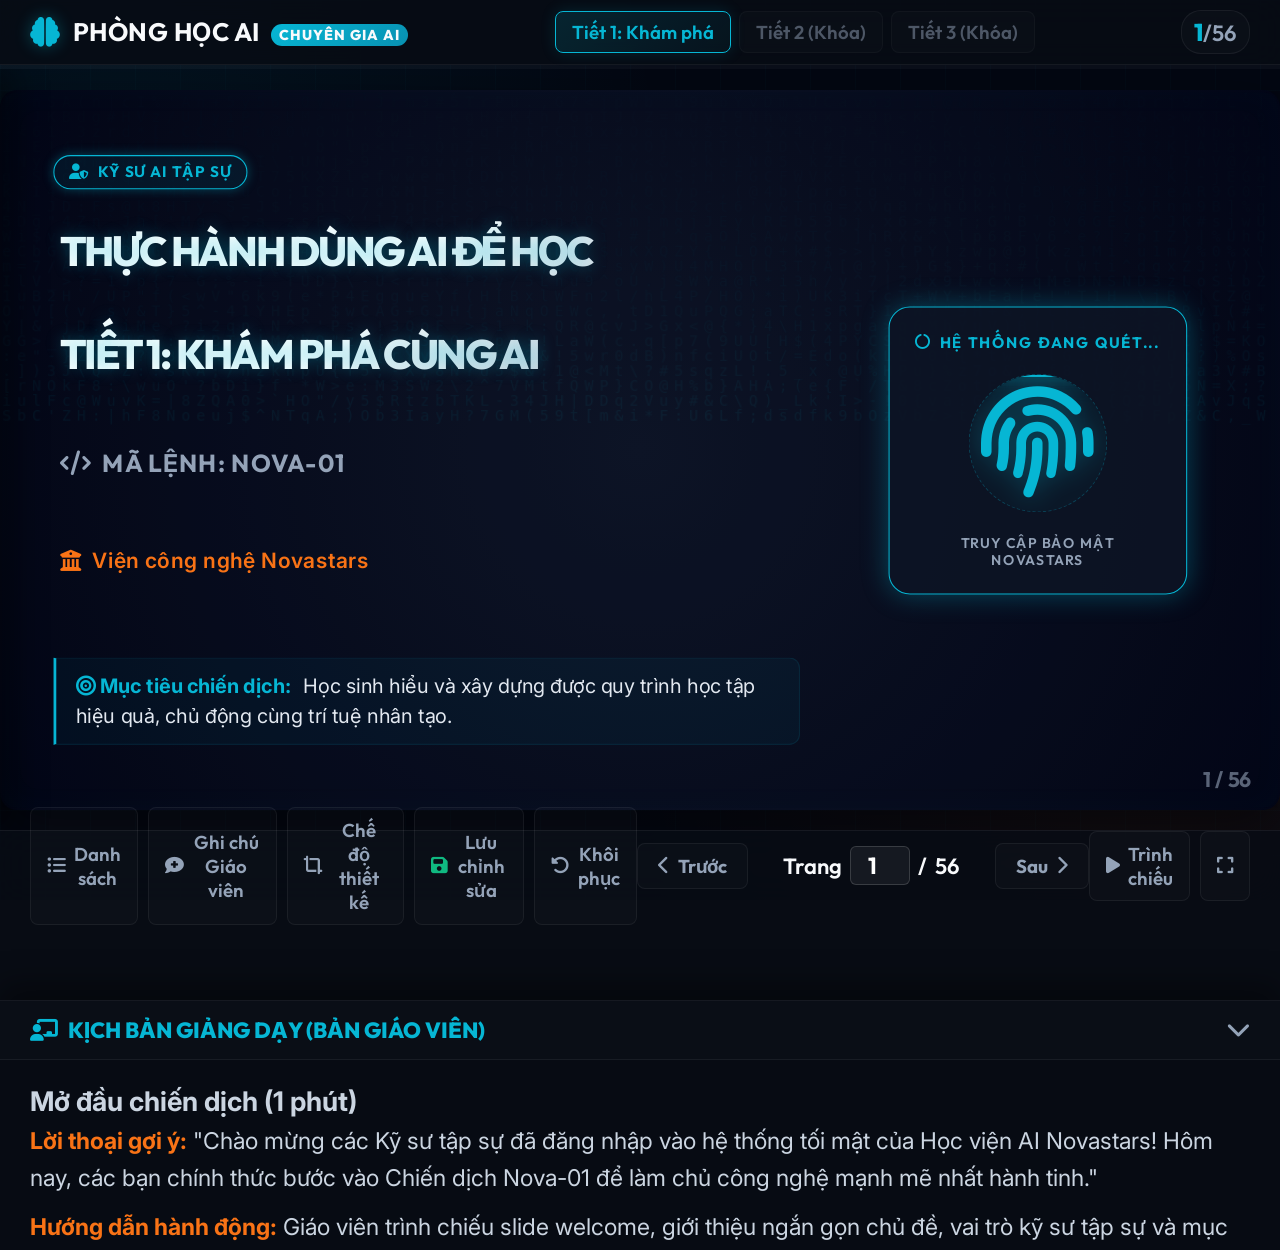
<file: index.html>
<!DOCTYPE html>
<html lang="vi">
<head>
    <meta charset="UTF-8">
    <meta name="viewport" content="width=device-width, initial-scale=1.0">
    <title>Thực Hành Dùng AI Để Học - Slide Tương Tác V3.0</title>
    <!-- Google Fonts: Outfit & Inter -->
    <link rel="preconnect" href="https://fonts.googleapis.com">
    <link rel="preconnect" href="https://fonts.gstatic.com" crossorigin>
    <link href="https://fonts.googleapis.com/css2?family=Inter:wght@300;400;500;600;700&family=Outfit:wght@400;500;600;700;800;900&display=swap" rel="stylesheet">
    <!-- FontAwesome for Icons -->
    <link rel="stylesheet" href="https://cdnjs.cloudflare.com/ajax/libs/font-awesome/6.4.0/css/all.min.css">
    <link rel="stylesheet" href="style.css">
</head>
<body class="dark-theme">
    <!-- AI AMBIENT BACKGROUND -->
    <div class="ai-ambient-bg"></div>

    <!-- TOP HEADER / PROGRESS BAR -->
    <header class="app-header">
        <div class="logo">
            <i class="fa-solid fa-brain logo-icon"></i>
            <span>PHÒNG HỌC AI <span class="badge">CHUYÊN GIA AI</span></span>
        </div>
        <div class="period-navigator">
            <button class="btn-period active" data-period="1">Tiết 1: Khám phá</button>
            <button class="btn-period" data-period="2" disabled style="opacity:0.5; cursor:not-allowed;">Tiết 2 (Khóa)</button>
            <button class="btn-period" data-period="3" disabled style="opacity:0.5; cursor:not-allowed;">Tiết 3 (Khóa)</button>
        </div>
        <div class="slide-indicator">
            <span id="current-slide-num">1</span>/<span id="total-slides-num">62</span>
        </div>
    </header>

    <div class="progress-bar-container">
        <div class="progress-bar" id="main-progress"></div>
    </div>

    <!-- MAIN PRESENTATION AREA -->
    <main class="presentation-container">
        <!-- SIDEBAR NAVIGATION (Drawer) -->
        <aside class="sidebar-nav" id="sidebar">
            <div class="sidebar-header">
                <h3>Danh sách 62 Slide</h3>
                <button class="btn-close-sidebar" id="close-sidebar-btn"><i class="fa-solid fa-xmark"></i></button>
            </div>
            <ul class="slide-list" id="slide-list-menu">
                <!-- Will be dynamically populated by JS -->
            </ul>
        </aside>

        <!-- DYNAMIC SLIDE VIEWER CONTAINER -->
        <div class="slides-wrapper" id="slide-viewer">
            <!-- Slide contents will be dynamically rendered and injected here by app.js -->
        </div>
    </main>

    <!-- FOOTER CONTROLS -->
    <footer class="app-footer">
        <div class="footer-left">
            <button class="btn-footer" id="toggle-sidebar-btn" title="Danh sách slide (M)">
                <i class="fa-solid fa-list-ul"></i> Danh sách
            </button>
            <button class="btn-footer" id="toggle-notes-btn" title="Ghi chú giáo viên (T)">
                <i class="fa-solid fa-comment-medical"></i> Ghi chú Giáo viên
            </button>
            <button class="btn-footer" id="toggle-design-btn" title="Chế độ thiết kế / Di chuyển text và ảnh (D)">
                <i class="fa-solid fa-crop-simple"></i> Chế độ thiết kế
            </button>
            <button class="btn-footer" id="save-edits-btn" title="Lưu lại các chỉnh sửa hiện tại">
                <i class="fa-solid fa-floppy-disk" style="color:#10b981;"></i> Lưu chỉnh sửa
            </button>
            <button class="btn-footer" id="reset-slide-btn" title="Khôi phục slide về mặc định">
                <i class="fa-solid fa-rotate-left"></i> Khôi phục
            </button>
        </div>
        <div class="footer-center">
            <button class="btn-footer" id="prev-btn" title="Slide trước (Mũi tên Trái)" style="display: flex; align-items: center; gap: 8px; font-weight: 700; padding: 10px 20px;">
                <i class="fa-solid fa-chevron-left"></i> Trước
            </button>
            <span class="slide-jump-container" style="color: var(--text-primary); font-family: var(--font-heading); font-weight: 600; display: flex; align-items: center; gap: 8px; margin: 0 15px; user-select: none;">
                Trang 
                <input type="number" id="jump-slide-input" value="1" min="1" max="62" style="width: 60px; background: rgba(255,255,255,0.06); border: 1px solid rgba(255,255,255,0.15); color: #fff; text-align: center; border-radius: 6px; font-weight: bold; font-family: inherit; font-size: 1.05rem; padding: 4px 6px;"> 
                / <span id="jump-total-slides">62</span>
            </span>
            <button class="btn-footer" id="next-btn" title="Slide sau (Mũi tên Phải / Space / Enter)" style="display: flex; align-items: center; gap: 8px; font-weight: 700; padding: 10px 20px;">
                Sau <i class="fa-solid fa-chevron-right"></i>
            </button>
        </div>
        <div class="footer-right">
            <button class="btn-footer" id="start-presentation-btn" title="Bắt đầu trình chiếu (F5)">
                <i class="fa-solid fa-play"></i> Trình chiếu
            </button>
            <button class="btn-footer" id="fullscreen-btn" title="Toàn màn hình (F)">
                <i class="fa-solid fa-expand"></i>
            </button>
        </div>
    </footer>

    <!-- TEACHER NOTES DRAWER -->
    <div class="teacher-notes-drawer" id="notes-drawer">
        <div class="notes-header">
            <h3><i class="fa-solid fa-chalkboard-user"></i> KỊCH BẢN GIẢNG DẠY (BẢN GIÁO VIÊN)</h3>
            <button class="btn-close-notes" id="close-notes-btn"><i class="fa-solid fa-chevron-down"></i></button>
        </div>
        <div class="notes-content" id="notes-text-box">
            <!-- Will be populated dynamically by JS -->
        </div>
    </div>

    <!-- FLOATING PRESENTATION CONTROLS -->
    <div class="presentation-controls" id="presentation-controls-bar">
        <button id="pres-prev-btn" title="Slide trước"><i class="fa-solid fa-chevron-left"></i></button>
        <span class="presentation-slide-num" id="pres-slide-num">1 / 62</span>
        <button id="pres-next-btn" title="Slide sau"><i class="fa-solid fa-chevron-right"></i></button>
        <div class="pres-divider"></div>
        <button id="pres-exit-btn" class="btn-exit-presentation" title="Thoát trình chiếu (Esc)"><i class="fa-solid fa-xmark"></i></button>
    </div>

    <!-- DATA SOURCE & APPLICATION LOGIC -->
    <script src="slidesData.js"></script>
    <script src="app.js"></script>
</body>
</html>
</file>
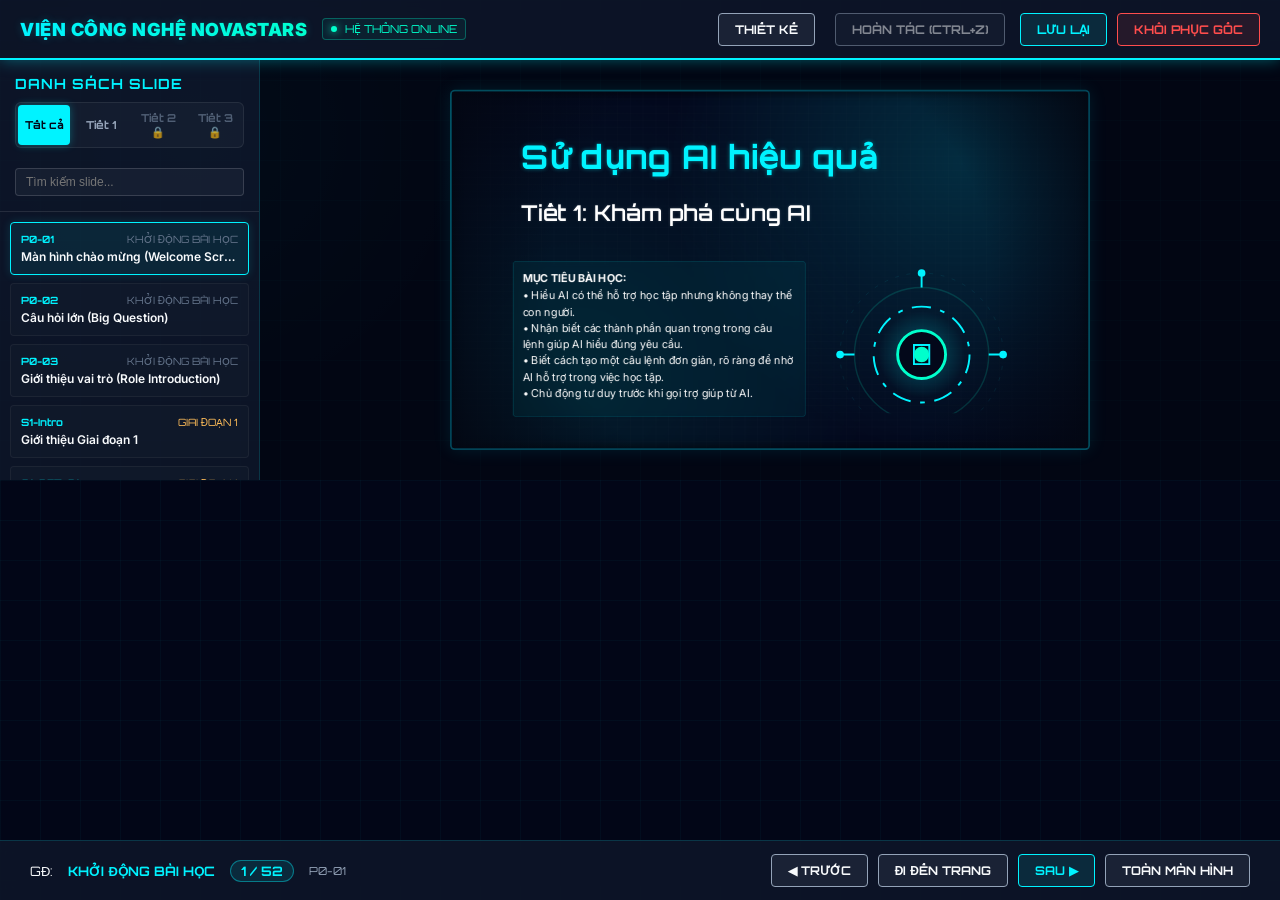
<file: 6.18_Su dung AI hieu qua/index.html>
<!DOCTYPE html>
<html lang="vi">
<head>
  <meta charset="UTF-8">
  <meta name="viewport" content="width=device-width, initial-scale=1.0">
  <title>Hệ thống trình chiếu slide AI - Bài 6.18: Sử dụng AI hiệu quả</title>
  <link rel="stylesheet" href="styles.css?v=27">
</head>
<body>

  <!-- HEADER HOVER ZONE FOR PRESENTATION MODE -->
  <div class="header-hover-zone"></div>

  <!-- SYSTEM TOP HEADER -->
  <header>
    <div class="system-title">
      <div class="system-logo">VIỆN CÔNG NGHỆ NOVASTARS</div>
      <div class="system-status" id="system-status-indicator">HỆ THỐNG ONLINE</div>
    </div>
    
    <div class="system-controls">
      <!-- Mode Selection -->
      <button class="btn btn-secondary" id="mode-btn-design" onclick="toggleDesignMode()" style="margin-right: 10px;">Thiết Kế</button>

      <!-- File & Storage Operations -->
      <button class="btn btn-secondary" id="btn-undo" onclick="undoAction()" disabled style="opacity: 0.5; cursor: not-allowed; margin-right: 5px;">Hoàn Tác (Ctrl+Z)</button>
      <button class="btn btn-primary" onclick="saveSlides()">Lưu Lại</button>
      <button class="btn btn-danger" onclick="resetDefaultSlides()">Khôi Phục Gốc</button>
    </div>
  </header>

  <!-- CONTAINER GRID -->
  <div class="app-container" id="app-container">
    
    <!-- LEFT SIDEBAR: INDEX / SLIDES SELECTOR -->
    <aside class="sidebar">
      <div class="sidebar-header">
        <h2>DANH SÁCH SLIDE</h2>
        <div class="period-tabs">
          <button class="period-tab active" id="period-tab-all" onclick="setPeriodFilter('all')">Tất cả</button>
          <button class="period-tab" id="period-tab-t1" onclick="setPeriodFilter('t1')">Tiết 1</button>
          <button class="period-tab locked" id="period-tab-t2" onclick="setPeriodFilter('t2')">Tiết 2 🔒</button>
          <button class="period-tab locked" id="period-tab-t3" onclick="setPeriodFilter('t3')">Tiết 3 🔒</button>
        </div>
        <input type="text" class="sidebar-search" id="slide-search" placeholder="Tìm kiếm slide..." onkeyup="filterSlides()">
      </div>
      <div class="slide-list" id="slide-list-container">
        <!-- Rendered dynamically by app.js -->
      </div>
    </aside>

    <!-- MAIN DASHBOARD SCREEN (16:9 VIEWPORT) -->
    <main class="main-stage">
      <div class="slide-viewport" id="slide-viewport">
        <div class="slide-canvas" id="slide-canvas">
          <!-- Slide items rendered dynamically by app.js -->
        </div>
      </div>
    </main>

    <!-- RIGHT SIDEBAR: PROPERTIES INSPECTOR (DESIGN MODE) -->
    <aside class="inspector">
      <div class="inspector-header">
        <h2>THUỘC TÍNH BẢN VẼ</h2>
      </div>
      <div class="inspector-body">
        
        <!-- Element Creation Toolbox -->
        <div class="inspector-section">
          <h3>Thêm Đối Tượng</h3>
          <div class="inspector-grid">
            <button class="btn btn-primary" style="font-size: 10px; padding: 6px;" onclick="addNewElement('heading')">+ Tiêu đề</button>
            <button class="btn btn-primary" style="font-size: 10px; padding: 6px;" onclick="addNewElement('text')">+ Đoạn văn</button>
            <button class="btn btn-primary" style="font-size: 10px; padding: 6px;" onclick="addNewElement('box')">+ Bảng/Hộp</button>
            <button class="btn btn-primary" style="font-size: 10px; padding: 6px;" onclick="addNewElement('badge')">+ Nhãn nhỏ</button>
          </div>
        </div>

        <!-- Selected Element Inspector -->
        <div class="inspector-section" id="inspector-element-properties" style="display: none;">
          <h3>Chi Tiết Đối Tượng</h3>
          
          <!-- Content Input -->
          <div class="input-group" style="margin-bottom: 10px;">
            <label for="inspector-content">Nội dung (Hỗ trợ HTML)</label>
            <textarea class="input-field" id="inspector-content" rows="4" oninput="updateSelectedElementProperty('content', this.value)"></textarea>
          </div>

          <!-- Layout Config -->
          <div class="inspector-grid">
            <div class="input-group">
              <label for="inspector-x">Tọa độ X (%)</label>
              <input type="number" class="input-field" id="inspector-x" oninput="updateSelectedElementProperty('x', parseFloat(this.value))">
            </div>
            <div class="input-group">
              <label for="inspector-y">Tọa độ Y (%)</label>
              <input type="number" class="input-field" id="inspector-y" oninput="updateSelectedElementProperty('y', parseFloat(this.value))">
            </div>
            <div class="input-group">
              <label for="inspector-w">Chiều rộng (%)</label>
              <input type="number" class="input-field" id="inspector-w" oninput="updateSelectedElementProperty('w', parseFloat(this.value))">
            </div>
            <div class="input-group">
              <label for="inspector-h">Chiều cao (%)</label>
              <input type="number" class="input-field" id="inspector-h" oninput="updateSelectedElementProperty('h', parseFloat(this.value))">
            </div>
          </div>

          <!-- Styling Config -->
          <div class="inspector-grid" style="margin-top: 10px;">
            <div class="input-group">
              <label for="inspector-font-size">Cỡ chữ (px)</label>
              <input type="text" class="input-field" id="inspector-font-size" placeholder="18px" oninput="updateSelectedElementProperty('fontSize', this.value)">
            </div>
            <div class="input-group">
              <label for="inspector-color">Màu chữ</label>
              <input type="color" class="input-field" id="inspector-color" style="height: 30px; padding: 2px;" oninput="updateSelectedElementProperty('color', this.value)">
            </div>
            <div class="input-group">
              <label for="inspector-align">Căn lề</label>
              <select class="input-field" id="inspector-align" onchange="updateSelectedElementProperty('align', this.value)">
                <option value="left">Trái</option>
                <option value="center">Giữa</option>
                <option value="right">Phải</option>
              </select>
            </div>
            <div class="input-group">
              <label for="inspector-bg">Màu nền</label>
              <input type="text" class="input-field" id="inspector-bg" placeholder="transparent" oninput="updateSelectedElementProperty('bg', this.value)">
            </div>
          </div>

          <div style="margin-top: 15px; display: flex; gap: 10px;">
            <button class="btn btn-danger" style="flex: 1;" onclick="deleteSelectedElement()">Xoá Đối Tượng</button>
          </div>
        </div>

        <div id="inspector-no-selection" style="text-align: center; color: var(--text-muted); font-size: 13px; margin-top: 20px;">
          Chọn một đối tượng trên slide để chỉnh sửa thuộc tính.
        </div>

      </div>
    </aside>

  </div>

  <!-- BOTTOM CONTROL BAR: NAVIGATION & PAGE INFO -->
  <footer class="stage-footer">
    <div class="slide-nav-info">
      GĐ: <span id="current-slide-stage" style="color: var(--neon-blue); font-weight: bold;">PRE-LESSON</span>
      <span class="slide-number-badge" id="current-slide-number" onclick="jumpToPagePrompt()" title="Nhấp vào đây để nhảy nhanh đến trang slide...">1 / 53</span>
      <span id="current-slide-id" style="color: var(--text-secondary); font-size: 11px;">P0-01</span>
    </div>
    
    <div class="nav-buttons">
      <button class="btn btn-secondary" id="btn-prev" onclick="prevSlide()">◀ TRƯỚC</button>
      <button class="btn btn-secondary" id="btn-jump" onclick="jumpToPagePrompt()">ĐI ĐẾN TRANG</button>
      <button class="btn btn-primary" id="btn-next" onclick="nextSlide()">SAU ▶</button>
      <button class="btn btn-secondary" id="btn-fullscreen" onclick="toggleFullscreen()">TOÀN MÀN HÌNH</button>
    </div>
  </footer>

  <!-- LOAD APPLICATION DATA AND LOGIC -->
  <script src="slides_data.js?v=27"></script>
  <script src="app.js?v=27"></script>
</body>
</html>
</file>
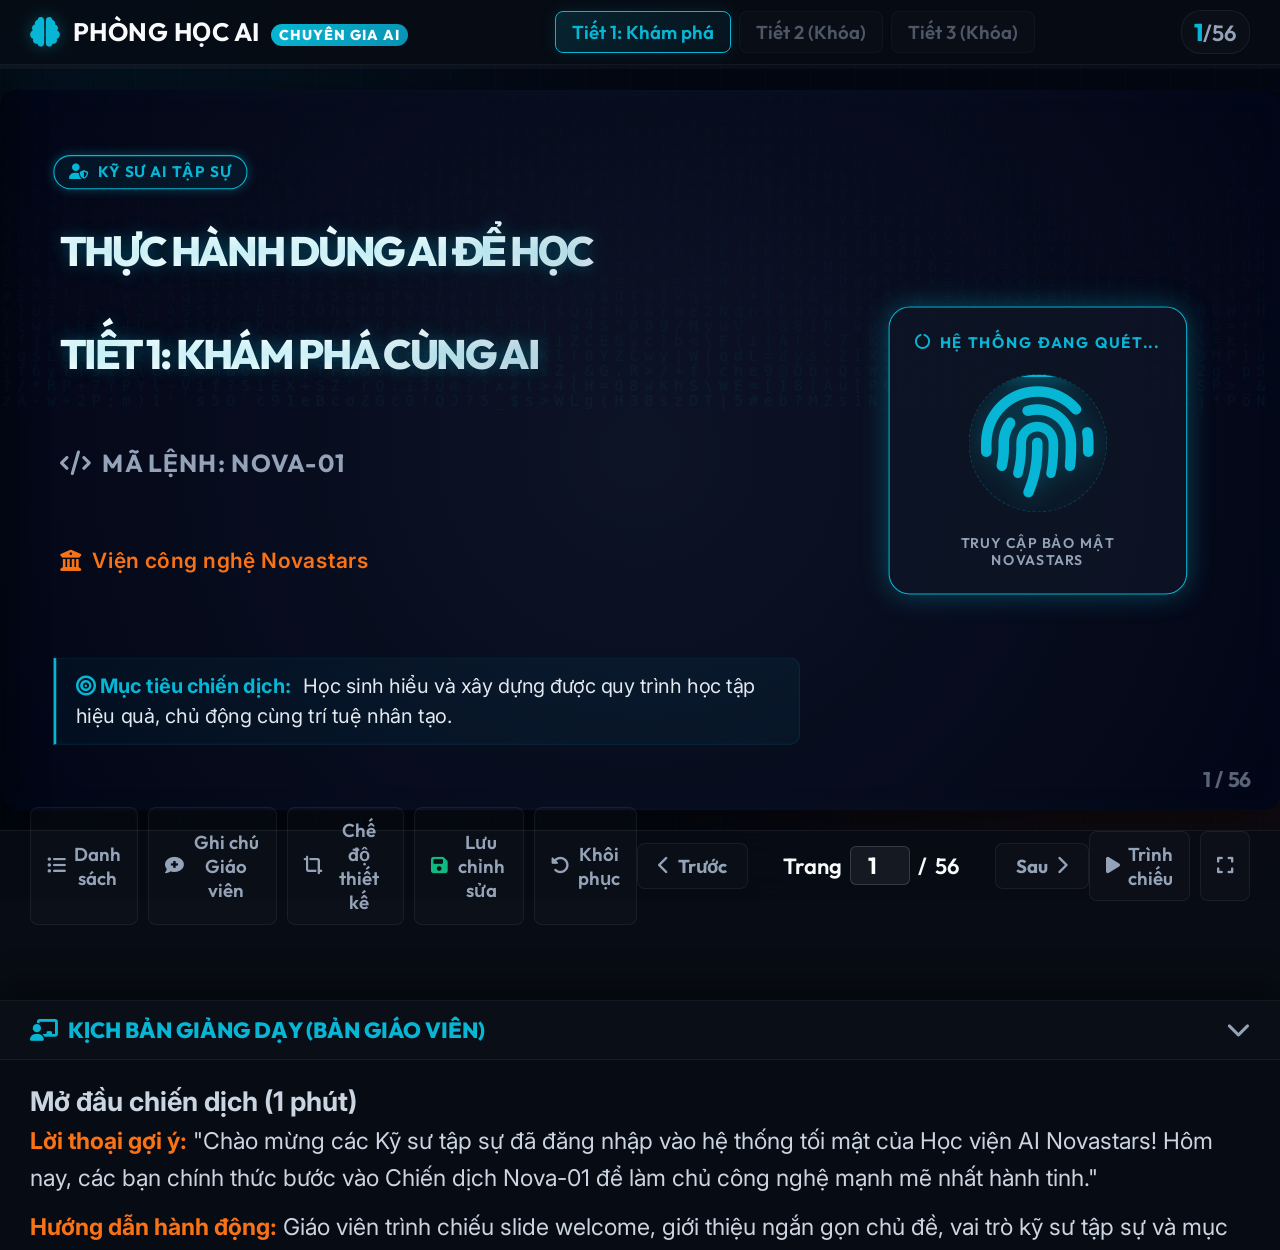
<file: standalone_presentation.html>
﻿<!DOCTYPE html>
<html lang="vi">
<head>
    <meta charset="UTF-8">
    <meta name="viewport" content="width=device-width, initial-scale=1.0">
    <title>Thá»±c HÃ nh DÃ¹ng AI Äá»ƒ Há»c - Standalone Slide V3.0</title>
    <!-- Google Fonts: Outfit & Inter -->
    <link rel="preconnect" href="https://fonts.googleapis.com">
    <link rel="preconnect" href="https://fonts.gstatic.com" crossorigin>
    <link href="https://fonts.googleapis.com/css2?family=Inter:wght@300;400;500;600;700&family=Outfit:wght@400;500;600;700;800;900&display=swap" rel="stylesheet">
    <!-- FontAwesome for Icons -->
    <link rel="stylesheet" href="https://cdnjs.cloudflare.com/ajax/libs/font-awesome/6.4.0/css/all.min.css">
    <style>
/* ==========================================
   DESIGN SYSTEM & CONSTANTS
   ========================================== */
:root {
    --bg-primary: #080c14;
    --bg-secondary: #0d1321;
    --bg-card: rgba(13, 21, 37, 0.7);
    --border-glass: rgba(255, 255, 255, 0.06);
    
    --text-primary: #f8fafc;
    --text-muted: #94a3b8;
    
    --color-teal: #06b6d4;
    --color-teal-glow: rgba(6, 182, 212, 0.35);
    --color-orange: #f97316;
    --color-orange-glow: rgba(249, 115, 22, 0.35);
    --color-green: #10b981;
    --color-green-glow: rgba(16, 185, 129, 0.35);
    
    --transition-smooth: all 0.4s cubic-bezier(0.16, 1, 0.3, 1);
    --transition-fast: all 0.25s ease;
    
    --font-heading: 'Outfit', 'Inter', sans-serif;
    --font-body: 'Inter', sans-serif;
}

/* ==========================================
   RESET & BASE STYLES
   ========================================== */
* {
    box-sizing: border-box;
    margin: 0;
    padding: 0;
    -webkit-font-smoothing: antialiased;
    -moz-osx-font-smoothing: grayscale;
}

html {
    font-size: 22px;
}

body {
    background-color: var(--bg-primary);
    color: var(--text-primary);
    font-family: var(--font-body);
    height: 100vh;
    display: flex;
    flex-direction: column;
    overflow: hidden;
}

/* ==========================================
   EDITABLE TEXTBOX GLOW
   ========================================== */
[contenteditable="true"] {
    position: relative;
    cursor: text;
    transition: var(--transition-fast);
}
[contenteditable="true"]:hover {
    background: rgba(255, 255, 255, 0.02);
    border-radius: 4px;
}
[contenteditable="true"]:focus {
    outline: 2px dashed var(--color-teal);
    outline-offset: 6px;
    background: rgba(6, 182, 212, 0.05);
    border-radius: 6px;
    box-shadow: 0 0 15px rgba(6, 182, 212, 0.1);
}

/* ==========================================
   APP HEADER
   ========================================== */
.app-header {
    height: 65px;
    background-color: rgba(8, 12, 20, 0.85);
    backdrop-filter: blur(16px);
    border-bottom: 1px solid var(--border-glass);
    display: flex;
    align-items: center;
    justify-content: space-between;
    padding: 0 30px;
    z-index: 100;
}

.logo {
    display: flex;
    align-items: center;
    gap: 12px;
    font-family: var(--font-heading);
    font-weight: 700;
    font-size: 1.15rem;
    letter-spacing: 0.5px;
}

.logo-icon {
    color: var(--color-teal);
    font-size: 1.35rem;
    filter: drop-shadow(0 0 8px var(--color-teal-glow));
    animation: pulseGlow 3s infinite ease-in-out;
}

.badge {
    background: linear-gradient(135deg, var(--color-teal), #0891b2);
    font-size: 0.65rem;
    font-weight: 800;
    padding: 2px 8px;
    border-radius: 20px;
    margin-left: 6px;
    vertical-align: middle;
    letter-spacing: 1px;
}

.period-navigator {
    display: flex;
    gap: 8px;
}

.btn-period {
    background: rgba(255, 255, 255, 0.03);
    border: 1px solid var(--border-glass);
    color: var(--text-muted);
    font-family: var(--font-heading);
    font-weight: 600;
    font-size: 0.85rem;
    padding: 8px 16px;
    border-radius: 8px;
    cursor: pointer;
    transition: var(--transition-fast);
}

.btn-period.active {
    background: linear-gradient(135deg, rgba(6, 182, 212, 0.15), rgba(6, 182, 212, 0.05));
    border-color: var(--color-teal);
    color: var(--color-teal);
    box-shadow: 0 0 15px rgba(6, 182, 212, 0.15);
}

.slide-indicator {
    font-family: var(--font-heading);
    font-weight: 600;
    color: var(--text-muted);
    background: rgba(255, 255, 255, 0.02);
    padding: 6px 12px;
    border-radius: 20px;
    border: 1px solid var(--border-glass);
}

#current-slide-num {
    color: var(--color-teal);
    font-weight: 800;
    font-size: 1.1rem;
}

/* ==========================================
   PROGRESS BAR
   ========================================== */
.progress-bar-container {
    height: 4px;
    background-color: rgba(255, 255, 255, 0.03);
    width: 100%;
    position: relative;
    z-index: 101;
}

.progress-bar {
    height: 100%;
    background: linear-gradient(90deg, var(--color-teal), var(--color-orange));
    width: 0%;
    transition: width 0.4s cubic-bezier(0.1, 0.8, 0.2, 1);
    box-shadow: 0 0 8px var(--color-teal-glow);
}

/* ==========================================
   PRESENTATION LAYOUT
   ========================================== */
.presentation-container {
    flex: 1;
    display: flex;
    position: relative;
    overflow: hidden;
}

.slides-wrapper {
    flex: 1;
    position: relative;
    height: 100%;
}

.slide {
    position: absolute;
    top: 0;
    left: 0;
    width: 100%;
    height: 100%;
    opacity: 0;
    pointer-events: none;
    transform: scale(0.97) translateY(10px);
    transition: opacity 0.5s ease-out, transform 0.6s cubic-bezier(0.16, 1, 0.3, 1);
    display: flex;
    justify-content: center;
    align-items: center;
    padding: 30px;
    z-index: 1;
}

.slide.active {
    opacity: 1;
    pointer-events: auto;
    transform: scale(1) translateY(0);
    z-index: 10;
}

.slide-content {
    box-sizing: border-box;
    width: 1200px;
    height: 675px;
    position: absolute;
    left: 50%;
    top: 50%;
    transform: translate(-50%, -50%);
    transform-origin: center center;
    display: flex;
    flex-direction: column;
    justify-content: center;
    border: 2px dashed transparent;
    border-radius: 16px;
    padding: 35px 45px;
    background: rgba(8, 12, 20, 0.45);
    box-shadow: 0 20px 50px rgba(0, 0, 0, 0.5), inset 0 0 30px rgba(6, 182, 212, 0.03);
}

.design-mode .slide-content {
    border: 2px dashed rgba(6, 182, 212, 0.35) !important;
}

.slide-heading {
    font-family: var(--font-heading);
    font-size: 1.55rem;
    font-weight: 850;
    text-transform: uppercase;
    letter-spacing: -0.5px;
    line-height: 1.45;
    margin-bottom: 25px;
    background: linear-gradient(135deg, var(--text-primary), #cbd5e1);
    -webkit-background-clip: text;
    -webkit-text-fill-color: transparent;
    border-left: 5px solid var(--color-teal);
    padding-left: 15px;
    padding-top: 0.12em;
    padding-bottom: 0.12em;
}

.section-desc {
    color: var(--text-muted);
    font-size: 1.1rem;
    margin-bottom: 25px;
    margin-top: -15px;
}

/* ==========================================
   GLASSMORPHIC CARDS
   ========================================== */
.glass-card {
    background: var(--bg-card);
    backdrop-filter: blur(16px);
    border: 1px solid var(--border-glass);
    border-radius: 16px;
    padding: 30px;
    box-shadow: 0 10px 30px rgba(0, 0, 0, 0.35);
    transition: var(--transition-smooth);
}

.glass-card:hover {
    border-color: rgba(255, 255, 255, 0.12);
    transform: translateY(-4px);
}

.glass-card.theme-teal {
    border-left: 4px solid var(--color-teal);
}
.glass-card.theme-teal:hover {
    box-shadow: 0 15px 35px rgba(6, 182, 212, 0.08);
    border-color: var(--color-teal);
}

.glass-card.theme-orange {
    border-left: 4px solid var(--color-orange);
}
.glass-card.theme-orange:hover {
    box-shadow: 0 15px 35px rgba(249, 115, 22, 0.08);
    border-color: var(--color-orange);
}

/* ==========================================
   LAYOUT: WELCOME SCREEN (P0-01)
   ========================================== */
.layout-welcome {
    align-items: center;
    text-align: center;
}
.welcome-container {
    display: flex;
    flex-direction: column;
    align-items: center;
    gap: 15px;
    max-width: 900px;
}
.welcome-badge {
    font-family: var(--font-heading);
    font-weight: 800;
    font-size: 0.9rem;
    color: var(--color-teal);
    letter-spacing: 2px;
    background: rgba(6, 182, 212, 0.1);
    padding: 6px 18px;
    border-radius: 30px;
    border: 1px solid rgba(6, 182, 212, 0.2);
}
.welcome-title {
    font-family: var(--font-heading);
    font-size: 2.8rem;
    font-weight: 900;
    line-height: 1.45;
    letter-spacing: -2px;
    background: linear-gradient(135deg, #ffffff 40%, #94a3b8 100%);
    -webkit-background-clip: text;
    -webkit-text-fill-color: transparent;
    text-shadow: 0 0 50px rgba(6, 182, 212, 0.15);
    padding-top: 0.1em;
}
.welcome-subtitle {
    font-size: 1.6rem;
    color: var(--color-orange);
    font-weight: 700;
    font-family: var(--font-heading);
    letter-spacing: 1px;
    margin-top: 5px;
}
.welcome-subject {
    font-size: 1.2rem;
    color: var(--text-muted);
    max-width: 600px;
    margin-top: 5px;
}
.welcome-objectives {
    font-size: 1.05rem;
    color: var(--text-muted);
    background: rgba(255, 255, 255, 0.02);
    border: 1px solid var(--border-glass);
    padding: 15px 25px;
    border-radius: 12px;
    max-width: 700px;
    margin-top: 15px;
    line-height: 1.5;
}

/* 3D Sphere Graphic object */
.sphere-3d-wrapper {
    position: relative;
    width: 150px;
    height: 150px;
    margin-top: 25px;
}
.sphere-3d {
    width: 100%;
    height: 100%;
    border-radius: 50%;
    background: radial-gradient(circle at 30% 30%, #06b6d4, #0b1f3c 60%, #020617);
    box-shadow: 0 0 40px rgba(6, 182, 212, 0.25),
                inset -20px -20px 50px rgba(0, 0, 0, 0.8),
                inset 10px 10px 30px rgba(255, 255, 255, 0.25);
    animation: rotateSphere 20s infinite linear, floatSphere 6s infinite ease-in-out;
}

/* ==========================================
   LAYOUT: BIG QUESTION (P0-02 / END-03)
   ========================================== */
.layout-big-question {
    align-items: center;
    text-align: center;
}
.bq-wrapper {
    max-width: 900px;
    background: radial-gradient(circle at top, rgba(15, 23, 42, 0.95) 0%, rgba(8, 12, 20, 0.6) 100%);
    border: 1px solid var(--border-glass);
    border-radius: 24px;
    padding: 35px 45px;
    position: relative;
    box-shadow: 0 20px 50px rgba(0, 0, 0, 0.5);
    display: flex;
    flex-direction: column;
    align-items: center;
}
.bq-tag {
    font-family: var(--font-heading);
    font-weight: 800;
    font-size: 0.95rem;
    color: var(--color-orange);
    letter-spacing: 2px;
    display: inline-flex;
    align-items: center;
    gap: 8px;
    margin-bottom: 25px;
}
.bq-text {
    font-family: var(--font-heading);
    font-size: 1.55rem;
    font-weight: 900;
    line-height: 1.45;
    margin-bottom: 20px;
    color: var(--text-primary);
    filter: drop-shadow(0 0 10px rgba(255, 255, 255, 0.15));
    padding-top: 0.12em;
    padding-bottom: 0.12em;
}
.bq-sub {
    color: var(--text-muted);
    font-size: 1.15rem;
}
.bq-glow-bg {
    position: absolute;
    width: 300px;
    height: 300px;
    background: radial-gradient(circle, var(--color-orange-glow) 0%, transparent 70%);
    opacity: 0.5;
    pointer-events: none;
    z-index: -1;
    filter: blur(40px);
}
/* Question Mark object */
.bq-graphic-icon {
    font-size: 4rem;
    color: var(--color-orange);
    margin-bottom: 10px;
    filter: drop-shadow(0 0 12px var(--color-orange-glow));
    animation: pulseGlow 2.5s infinite ease-in-out;
}

/* ==========================================
   LAYOUT: ROLE INTRODUCTION (P0-03)
   ========================================== */
.layout-role-intro {
    justify-content: center;
    align-items: center;
}
.role-cards-container {
    display: grid;
    grid-template-columns: 1fr 1.2fr 1.2fr;
    gap: 25px;
    margin-top: 15px;
}
.role-info-card {
    background: var(--bg-card);
    border: 1px solid var(--border-glass);
    border-radius: 16px;
    padding: 30px 24px;
    display: flex;
    flex-direction: column;
    gap: 15px;
}
.role-info-card h3 {
    font-family: var(--font-heading);
    font-size: 1.35rem;
    font-weight: 800;
    display: flex;
    align-items: center;
    gap: 12px;
}
.role-info-card.card-role-name {
    border-top: 4px solid var(--color-teal);
    align-items: center;
    justify-content: center;
    text-align: center;
}
.role-icon-box {
    width: 70px;
    height: 70px;
    border-radius: 50%;
    background: rgba(6, 182, 212, 0.08);
    display: flex;
    align-items: center;
    justify-content: center;
    font-size: 2.2rem;
    color: var(--color-teal);
    filter: drop-shadow(0 0 10px var(--color-teal-glow));
}
.role-badge-text {
    font-family: var(--font-heading);
    font-weight: 900;
    font-size: 1.6rem;
    color: var(--color-teal);
    letter-spacing: 0.5px;
}
.role-info-card.card-role-desc {
    border-top: 4px solid var(--color-orange);
}
.role-info-card.card-role-desc h3 {
    color: var(--color-orange);
}
.role-info-card.card-role-mission {
    border-top: 4px solid var(--color-green);
}
.role-info-card.card-role-mission h3 {
    color: var(--color-green);
}
.card-content-text {
    font-size: 1.1rem;
    line-height: 1.6;
    color: #e2e8f0;
}

/* ==========================================
   LAYOUT: STAGE INTRO (STAGE-XX)
   ========================================== */
.layout-stage-intro {
    align-items: center;
    text-align: center;
}
.stage-intro-wrapper {
    display: flex;
    flex-direction: column;
    align-items: center;
    gap: 20px;
    max-width: 800px;
}
.stage-num-badge {
    font-family: var(--font-heading);
    font-weight: 900;
    font-size: 1.1rem;
    color: var(--color-teal);
    letter-spacing: 3px;
    background: rgba(6, 182, 212, 0.08);
    padding: 8px 24px;
    border-radius: 30px;
    border: 1px solid rgba(6, 182, 212, 0.15);
}
.stage-title {
    font-family: var(--font-heading);
    font-size: 1.9rem;
    font-weight: 900;
    line-height: 1.45;
    letter-spacing: -1px;
    background: linear-gradient(135deg, #ffffff, #cbd5e1);
    -webkit-background-clip: text;
    -webkit-text-fill-color: transparent;
    padding-top: 0.12em;
    padding-bottom: 0.12em;
}
/* Lock animation object */
.stage-lock-icon {
    font-size: 4.5rem;
    color: var(--color-teal);
    margin-top: 15px;
    filter: drop-shadow(0 0 15px var(--color-teal-glow));
    animation: lockShake 4s infinite ease-in-out;
}

/* ==========================================
   LAYOUT: ACT INTRO (ACT-01)
   ========================================== */
.layout-act-intro {
    align-items: center;
    text-align: center;
}
.act-intro-card {
    max-width: 800px;
    width: 100%;
    padding: 50px 40px;
    background: linear-gradient(135deg, rgba(13, 21, 37, 0.9) 0%, rgba(8, 12, 20, 0.5) 100%);
    border: 1px solid var(--border-glass);
    border-top: 5px solid var(--color-orange);
    border-radius: 20px;
    display: flex;
    flex-direction: column;
    align-items: center;
    gap: 20px;
    box-shadow: 0 15px 40px rgba(0, 0, 0, 0.4);
}
.act-intro-icon {
    font-size: 3.5rem;
    color: var(--color-orange);
    filter: drop-shadow(0 0 10px var(--color-orange-glow));
    margin-bottom: 5px;
}
.act-intro-badge {
    font-family: var(--font-heading);
    font-weight: 800;
    font-size: 0.85rem;
    color: var(--color-orange);
    letter-spacing: 2px;
}
.act-intro-title {
    font-family: var(--font-heading);
    font-size: 2.8rem;
    font-weight: 900;
    color: var(--text-primary);
}
.act-intro-goal {
    font-size: 1.2rem;
    color: var(--text-muted);
    line-height: 1.5;
    max-width: 600px;
}

/* ==========================================
   LAYOUT: ACT PREPARATION (ACT-01B)
   ========================================== */
.layout-act-prep {
    justify-content: center;
}
.prep-cards-container {
    display: grid;
    grid-template-columns: 1fr 1fr;
    gap: 40px;
    margin-top: 15px;
    width: 100%;
    max-width: 1000px;
    align-items: stretch;
}
.prep-detail-card {
    display: flex;
    flex-direction: column;
    gap: 20px;
}
.prep-item {
    display: flex;
    flex-direction: column;
    gap: 10px;
}
.prep-item h3 {
    font-family: var(--font-heading);
    font-size: 1.2rem;
    font-weight: 800;
    display: flex;
    align-items: center;
    gap: 10px;
}
.prep-item h3 i {
    font-size: 1.35rem;
}
.prep-text {
    font-size: 1.15rem;
    color: #e2e8f0;
    line-height: 1.55;
    background: rgba(255, 255, 255, 0.02);
    border: 1px solid var(--border-glass);
    padding: 15px 20px;
    border-radius: 10px;
}
.prep-visual-panel {
    background: var(--bg-card);
    border: 1px solid var(--border-glass);
    border-radius: 16px;
    display: flex;
    align-items: center;
    justify-content: center;
    padding: 40px;
}
.prep-visual-icon {
    font-size: 6rem;
    color: var(--color-teal);
    filter: drop-shadow(0 0 15px var(--color-teal-glow));
    animation: floatSphere 5s infinite ease-in-out;
}

/* ==========================================
   LAYOUT: ACT HOW-TO (ACT-02)
   ========================================== */
.layout-act-howto {
    justify-content: center;
}
.steps-list-container {
    display: flex;
    flex-direction: column;
    gap: 15px;
    margin-top: 10px;
}
.step-item-card {
    display: flex;
    align-items: center;
    gap: 20px;
    background: var(--bg-card);
    border: 1px solid var(--border-glass);
    padding: 20px 25px;
    border-radius: 12px;
    transition: var(--transition-smooth);
}
.step-item-card:hover {
    border-color: var(--color-teal);
    transform: translateX(10px);
}
.step-badge {
    width: 36px;
    height: 36px;
    border-radius: 50%;
    background-color: var(--color-teal);
    color: var(--bg-primary);
    display: flex;
    align-items: center;
    justify-content: center;
    font-family: var(--font-heading);
    font-weight: 900;
    font-size: 1.05rem;
    box-shadow: 0 0 10px var(--color-teal-glow);
    flex-shrink: 0;
}
.step-text {
    font-size: 1.15rem;
    font-weight: 500;
    color: var(--text-primary);
    line-height: 1.5;
}

/* ==========================================
   LAYOUT: ACT WORKSPACE (ACT-03)
   ========================================== */
.layout-act-workspace {
    justify-content: center;
}
.workspace-wrapper {
    display: grid;
    grid-template-columns: 1fr 220px;
    gap: 15px;
    flex: 1;
    align-items: stretch;
}
.workspace-main {
    display: flex;
    flex-direction: column;
    gap: 10px;
}
.workspace-side {
    display: flex;
    flex-direction: column;
    gap: 12px;
}
.workspace-title-bar {
    font-family: var(--font-heading);
    font-size: 1.35rem;
    font-weight: 800;
    color: var(--color-orange);
    border-bottom: 1px solid rgba(255,255,255,0.05);
    padding-bottom: 10px;
}
.workspace-card {
    background: var(--bg-card);
    border: 1px solid var(--border-glass);
    border-radius: 16px;
    padding: 25px;
    flex: 1;
    overflow-y: auto;
    font-size: 1.15rem;
    line-height: 1.6;
}

/* Story columns within workspace */
.stories-columns {
    display: grid;
    grid-template-columns: 1fr 1fr;
    gap: 15px;
}
.story-column {
    background: rgba(0, 0, 0, 0.2);
    border: 1px solid var(--border-glass);
    border-radius: 12px;
    padding: 12px 15px;
}
.story-column.nam-theme { border-top: 3px solid var(--color-teal); }
.story-column.lan-theme { border-top: 3px solid var(--color-orange); }
.story-column h4 {
    font-family: var(--font-heading);
    font-weight: 800;
    font-size: 1.1rem;
    margin-bottom: 8px;
    display: flex;
    align-items: center;
    gap: 8px;
}
.nam-theme h4 { color: var(--color-teal); }
.lan-theme h4 { color: var(--color-orange); }

.list-item-story {
    font-size: 0.95rem;
    margin-bottom: 5px;
    color: #e2e8f0;
    padding-left: 20px;
    position: relative;
}
.list-item-story::before {
    content: '•';
    position: absolute;
    left: 5px;
    font-weight: bold;
}
.nam-theme .list-item-story::before { color: var(--color-teal); }
.lan-theme .list-item-story::before { color: var(--color-orange); }

.workspace-questions-card {
    background: var(--bg-card);
    border: 1px solid var(--border-glass);
    border-left: 4px solid var(--color-orange);
    border-radius: 12px;
    padding: 10px 15px;
}
.workspace-questions-card h4 {
    font-family: var(--font-heading);
    font-weight: 800;
    font-size: 1.05rem;
    color: var(--color-orange);
    margin-bottom: 5px;
}
.workspace-questions-card ul {
    list-style: none;
    display: flex;
    flex-direction: column;
    gap: 5px;
}
.workspace-questions-card li {
    font-size: 1rem;
    color: var(--text-primary);
    padding-left: 15px;
    position: relative;
}
.workspace-questions-card li::before {
    content: '?';
    position: absolute;
    left: 0;
    color: var(--color-orange);
    font-weight: 800;
}

/* Card Sorting specific workspace */
.sorting-preview {
    display: flex;
    flex-direction: column;
    gap: 20px;
}
.sorting-cards-flex {
    display: flex;
    flex-wrap: wrap;
    gap: 10px;
    background: rgba(0,0,0,0.15);
    padding: 15px;
    border-radius: 8px;
    border: 1px dashed var(--border-glass);
}
.sorting-tag {
    background: var(--bg-primary);
    border: 1px solid var(--border-glass);
    color: var(--text-primary);
    padding: 8px 16px;
    border-radius: 6px;
    font-weight: 700;
    font-size: 0.9rem;
    box-shadow: 0 4px 10px rgba(0,0,0,0.15);
}

/* Drawing Board placeholder */
.drawing-placeholder {
    display: flex;
    flex-direction: column;
    align-items: center;
    justify-content: center;
    height: 100%;
    min-height: 250px;
    border: 2px dashed rgba(255, 255, 255, 0.08);
    border-radius: 12px;
    background: rgba(0,0,0,0.1);
    gap: 15px;
}
.drawing-placeholder i {
    font-size: 4rem;
    color: var(--color-teal);
    filter: drop-shadow(0 0 10px var(--color-teal-glow));
}
.drawing-placeholder p {
    font-size: 1.1rem;
    color: var(--text-muted);
}

/* Workspace Timers (Sleeker and smaller to prevent overflow) */
.workspace-timer-widget {
    background: var(--bg-card);
    border: 1px solid var(--border-glass);
    border-radius: 12px;
    padding: 8px 10px;
    text-align: center;
    display: flex;
    flex-direction: column;
    align-items: center;
    gap: 4px;
    width: 100%;
}
.ws-timer-label {
    font-family: var(--font-heading);
    font-size: 0.7rem;
    font-weight: 800;
    letter-spacing: 1.2px;
    color: var(--text-muted);
}
.ws-timer-display {
    font-family: var(--font-heading);
    font-size: 1.5rem;
    font-weight: 900;
    color: var(--color-orange);
    text-shadow: 0 0 8px var(--color-orange-glow);
    letter-spacing: 1px;
}

/* Timer controls buttons styles */
.timer-controls {
    display: flex;
    justify-content: center;
    gap: 8px;
    width: 100%;
}
.btn-timer {
    background: rgba(255, 255, 255, 0.05);
    border: 1px solid var(--border-glass);
    color: var(--text-muted);
    width: 28px;
    height: 28px;
    border-radius: 50%;
    cursor: pointer;
    font-size: 0.75rem;
    transition: all 0.25s ease;
    display: flex;
    align-items: center;
    justify-content: center;
}
.btn-timer:hover {
    background: rgba(0, 240, 255, 0.15);
    border-color: var(--color-cyan);
    color: var(--color-cyan);
    box-shadow: 0 0 8px rgba(0, 240, 255, 0.4);
}
.btn-timer.btn-start:hover {
    background: rgba(57, 255, 20, 0.15);
    border-color: #39ff14;
    color: #39ff14;
    box-shadow: 0 0 8px rgba(57, 255, 20, 0.4);
}
.btn-timer.btn-pause:hover {
    background: rgba(255, 95, 0, 0.15);
    border-color: var(--color-orange);
    color: var(--color-orange);
    box-shadow: 0 0 8px rgba(255, 95, 0, 0.4);
}

/* Workspace Step Box */
.workspace-step-box {
    background: var(--bg-card);
    border: 1px solid var(--border-glass);
    border-radius: 12px;
    padding: 12px 14px;
    display: flex;
    flex-direction: column;
    gap: 6px;
    box-shadow: 0 4px 15px rgba(0, 0, 0, 0.2);
    text-align: left;
}
.workspace-step-title {
    font-family: var(--font-heading);
    font-size: 0.75rem;
    font-weight: 800;
    letter-spacing: 1.2px;
    color: var(--color-cyan);
    text-shadow: 0 0 8px rgba(0, 240, 255, 0.4);
}
.workspace-step-text {
    font-family: var(--font-body);
    font-size: 0.9rem;
    line-height: 1.45;
    color: var(--text-color);
}

/* ==========================================
   LAYOUT: ACT REPORT & DEBRIEF (ACT-04)
   ========================================== */
.layout-act-report {
    justify-content: center;
}
.report-cards-container {
    display: grid;
    grid-template-columns: 1fr;
    gap: 15px;
    margin-top: 10px;
}
.report-card-item {
    background: var(--bg-card);
    border: 1px solid var(--border-glass);
    border-left: 4px solid var(--color-teal);
    padding: 16px 20px;
    border-radius: 10px;
    font-size: 1.05rem;
    line-height: 1.5;
    color: var(--text-primary);
}
.report-highlight-banner {
    background: linear-gradient(135deg, rgba(249, 115, 22, 0.08), rgba(249, 115, 22, 0.02));
    border: 1.5px solid var(--color-orange);
    border-radius: 12px;
    padding: 20px 25px;
    display: flex;
    align-items: center;
    gap: 15px;
    margin-top: 20px;
}
.report-highlight-icon {
    font-size: 1.8rem;
    color: var(--color-orange);
}
.report-highlight-text {
    font-size: 1.2rem;
    font-weight: 750;
    color: var(--text-primary);
}

/* Matrix Table layouts */
.matrix-grid {
    display: flex;
    flex-direction: column;
    gap: 10px;
    margin-top: 10px;
}
.matrix-row {
    display: grid;
    grid-template-columns: 150px 1fr 1fr;
    gap: 15px;
    align-items: stretch;
}
.matrix-row.hdr {
    background: rgba(255, 255, 255, 0.03);
    border-bottom: 2px solid var(--border-glass);
    border-radius: 8px;
    padding: 10px 15px;
    font-family: var(--font-heading);
    font-weight: 800;
    color: var(--color-teal);
    font-size: 0.95rem;
}
.matrix-cell-label {
    background: rgba(6, 182, 212, 0.05);
    border: 1px solid rgba(6, 182, 212, 0.15);
    color: var(--color-teal);
    font-family: var(--font-heading);
    font-weight: 900;
    font-size: 1.1rem;
    padding: 15px 10px;
    border-radius: 8px;
    text-align: center;
    display: flex;
    align-items: center;
    justify-content: center;
}
.matrix-cell-content {
    background: var(--bg-card);
    border: 1px solid var(--border-glass);
    border-radius: 8px;
    padding: 15px;
    font-size: 0.95rem;
    line-height: 1.45;
    display: flex;
    align-items: center;
}

/* Golden Flow layouts */
.golden-flow-wrapper {
    display: flex;
    align-items: center;
    justify-content: center;
    gap: 15px;
    margin-top: 30px;
    margin-bottom: 40px;
}
.gf-node {
    background: var(--bg-card);
    border: 1px solid var(--border-glass);
    border-bottom: 3px solid var(--color-teal);
    border-radius: 12px;
    width: 170px;
    padding: 25px 10px;
    text-align: center;
    display: flex;
    flex-direction: column;
    align-items: center;
    gap: 10px;
    box-shadow: 0 5px 15px rgba(0,0,0,0.2);
}
.gf-icon {
    width: 45px;
    height: 45px;
    border-radius: 50%;
    background: rgba(6, 182, 212, 0.08);
    display: flex;
    align-items: center;
    justify-content: center;
    font-size: 1.25rem;
    color: var(--color-teal);
}
.gf-node h4 {
    font-family: var(--font-heading);
    font-weight: 900;
    font-size: 1.2rem;
    color: var(--text-primary);
}
.gf-arrow {
    font-size: 1.5rem;
    color: var(--text-muted);
}

/* Subject Specific Reports */
.layout-subject-report {
    justify-content: center;
}
.subject-report-grid {
    display: grid;
    grid-template-columns: 1fr 1fr;
    gap: 20px;
    margin-top: 10px;
}
.subject-step-box {
    background: var(--bg-card);
    border: 1px solid var(--border-glass);
    border-radius: 12px;
    padding: 18px 20px;
    display: flex;
    flex-direction: column;
    gap: 8px;
}
.subject-step-box h4 {
    font-family: var(--font-heading);
    font-weight: 850;
    font-size: 1rem;
    display: flex;
    align-items: center;
    gap: 8px;
}
.box-nghi h4 { color: var(--color-teal); }
.box-hoi h4 { color: var(--color-orange); }
.box-kiemtra h4 { color: var(--color-teal); }
.box-lamlai h4 { color: var(--color-green); }

.box-nghi { border-left: 3px solid var(--color-teal); }
.box-hoi { border-left: 3px solid var(--color-orange); }
.box-kiemtra { border-left: 3px solid var(--color-teal); }
.box-lamlai { border-left: 3px solid var(--color-green); }

.subject-step-text {
    font-size: 0.95rem;
    line-height: 1.45;
    color: #cbd5e1;
}

/* ==========================================
   LAYOUT: ACT TRANSITION (ACT-05)
   ========================================== */
.layout-act-transition {
    align-items: center;
    text-align: center;
}
.transition-wrapper {
    max-width: 800px;
    width: 100%;
}
.transition-graphic {
    font-size: 4rem;
    color: var(--color-teal);
    filter: drop-shadow(0 0 10px var(--color-teal-glow));
    margin-bottom: 25px;
    animation: rotateSphere 25s infinite linear;
}
.transition-card {
    background: var(--bg-card);
    border: 1px solid var(--border-glass);
    border-radius: 20px;
    padding: 40px;
    box-shadow: 0 15px 35px rgba(0,0,0,0.3);
    display: flex;
    flex-direction: column;
    gap: 25px;
}
.trans-box h4 {
    font-family: var(--font-heading);
    font-weight: 800;
    font-size: 1rem;
    letter-spacing: 1px;
    margin-bottom: 10px;
}
.trans-box-explored h4 { color: var(--color-teal); }
.trans-box-next h4 { color: var(--color-orange); }

.trans-text {
    font-size: 1.3rem;
    line-height: 1.5;
    color: var(--text-primary);
}

/* ==========================================
   LAYOUT: TỔNG KẾT KEY TAKEAWAYS (END-01)
   ========================================== */
.layout-key-takeaways {
    justify-content: center;
}
.takeaway-single-container {
    display: flex;
    flex-direction: column;
    gap: 20px;
    margin-top: 15px;
    flex: 1;
    justify-content: center;
    align-items: center;
}
.takeaway-large-card {
    background: var(--bg-card);
    border: 1.5px solid var(--color-teal);
    border-radius: 20px;
    padding: 40px;
    width: 100%;
    max-width: 900px;
    box-shadow: 0 15px 40px rgba(0,0,0,0.4);
    display: flex;
    flex-direction: column;
    gap: 25px;
}
.takeaway-label {
    font-family: var(--font-heading);
    font-weight: 900;
    font-size: 1rem;
    color: var(--color-teal);
    letter-spacing: 1.5px;
    align-self: flex-start;
    background: rgba(6, 182, 212, 0.08);
    padding: 4px 14px;
    border-radius: 6px;
    border: 1px solid rgba(6, 182, 212, 0.15);
}
.takeaway-points-flex {
    display: flex;
    flex-direction: column;
    gap: 20px;
}
.takeaway-point-item {
    font-size: 1.25rem;
    line-height: 1.6;
    color: var(--text-primary);
    padding-left: 30px;
    position: relative;
}
.takeaway-point-item::before {
    content: '\f058'; /* FontAwesome check circle */
    font-family: 'Font Awesome 6 Free';
    font-weight: 900;
    position: absolute;
    left: 0;
    color: var(--color-teal);
}

.takeaway-quote-box {
    text-align: center;
    font-size: 2.2rem;
    font-weight: 850;
    font-family: var(--font-heading);
    color: var(--color-orange);
    filter: drop-shadow(0 0 10px var(--color-orange-glow));
    line-height: 1.4;
    padding: 20px 0;
}
.takeaway-message-text {
    text-align: center;
    font-size: 1.3rem;
    color: var(--text-muted);
    line-height: 1.5;
    max-width: 700px;
    margin: 0 auto;
}

/* ==========================================
   LAYOUT: FINAL OUTPUT SHOWCASE (END-02)
   ========================================== */
.layout-final-output {
    justify-content: center;
}
.final-output-wrapper {
    display: grid;
    grid-template-columns: 1fr 1fr;
    gap: 30px;
    margin-top: 15px;
    flex: 1;
    align-items: center;
}
.final-output-details {
    display: flex;
    flex-direction: column;
    gap: 20px;
}
.final-output-details h3 {
    font-family: var(--font-heading);
    font-size: 1.8rem;
    font-weight: 900;
    color: var(--color-orange);
}
.final-output-details ul {
    list-style: none;
    display: flex;
    flex-direction: column;
    gap: 15px;
}
.final-output-details li {
    font-size: 1.15rem;
    line-height: 1.5;
    padding-left: 28px;
    position: relative;
}
.final-output-details li::before {
    content: '\f1b2'; /* box icon */
    font-family: 'Font Awesome 6 Free';
    font-weight: 900;
    position: absolute;
    left: 0;
    color: var(--color-orange);
}
.final-output-visual-box {
    background: var(--bg-card);
    border: 1px solid var(--border-glass);
    border-radius: 20px;
    height: 320px;
    display: flex;
    flex-direction: column;
    align-items: center;
    justify-content: center;
    gap: 20px;
    box-shadow: 0 15px 35px rgba(0,0,0,0.3);
}
.final-output-visual-box i {
    font-size: 5rem;
    color: var(--color-teal);
    filter: drop-shadow(0 0 15px var(--color-teal-glow));
    animation: floatSphere 6s infinite ease-in-out;
}
.final-output-visual-box p {
    font-size: 1.1rem;
    color: var(--text-muted);
}

/* ==========================================
   LAYOUT: REFLECTION & COMMITMENT (END-04 / END-05)
   ========================================== */
.layout-reflection {
    justify-content: center;
}
.reflection-grid-card {
    background: var(--bg-card);
    border: 1px solid var(--border-glass);
    border-radius: 20px;
    padding: 40px;
    margin-top: 15px;
    display: flex;
    flex-direction: column;
    gap: 25px;
    box-shadow: 0 15px 35px rgba(0,0,0,0.3);
}
.reflection-prompt-item {
    display: flex;
    flex-direction: column;
    gap: 10px;
}
.reflection-prompt-item label {
    font-size: 1.1rem;
    font-weight: 700;
    color: var(--color-teal);
}
.reflection-textarea-mock {
    width: 100%;
    min-height: 65px;
    background: rgba(0, 0, 0, 0.25);
    border: 1px solid var(--border-glass);
    border-radius: 8px;
    padding: 15px;
    color: var(--text-primary);
    font-size: 1.05rem;
    line-height: 1.5;
}

.commitment-end-card {
    background: var(--bg-card);
    border: 1.5px solid #eab308; /* Gold border for certificate */
    border-radius: 20px;
    padding: 20px 30px;
    margin-top: 5px;
    text-align: center;
    box-shadow: 0 15px 45px rgba(234, 179, 8, 0.06), 0 10px 30px rgba(0,0,0,0.4);
    display: flex;
    flex-direction: column;
    align-items: center;
    position: relative;
    overflow: hidden;
}
.cert-ribbon-widget {
    font-size: 2.2rem;
    color: #eab308;
    filter: drop-shadow(0 0 8px rgba(234,179,8,0.3));
    margin-bottom: 8px;
    animation: floatSphere 4s infinite ease-in-out;
}
.commitment-end-card h2 {
    font-family: var(--font-heading);
    font-size: 1.5rem;
    font-weight: 900;
    color: var(--text-primary);
    margin-bottom: 15px;
}
.commitments-end-list {
    display: flex;
    flex-direction: column;
    align-items: flex-start;
    gap: 8px;
    max-width: 600px;
    width: 100%;
    background: rgba(0,0,0,0.2);
    border: 1px solid var(--border-glass);
    padding: 15px 20px;
    border-radius: 12px;
    margin-bottom: 15px;
}
.commitment-item-row {
    font-size: 1rem;
    line-height: 1.4;
    text-align: left;
    display: flex;
    align-items: flex-start;
    gap: 12px;
}
.commitment-item-row i {
    font-size: 1.05rem;
    color: var(--color-teal);
    margin-top: 3px;
}

.btn-cert-sign {
    background: linear-gradient(135deg, #eab308, #ca8a04);
    color: var(--bg-primary);
    border: none;
    font-family: var(--font-heading);
    font-weight: 800;
    font-size: 1rem;
    padding: 10px 28px;
    border-radius: 30px;
    cursor: pointer;
    box-shadow: 0 5px 20px rgba(234, 179, 8, 0.2);
    display: inline-flex;
    align-items: center;
    gap: 10px;
    transition: var(--transition-fast);
}
.btn-cert-sign:hover {
    transform: scale(1.04);
    box-shadow: 0 8px 25px rgba(234, 179, 8, 0.35);
}
.btn-cert-sign:active {
    transform: scale(0.98);
}

/* Confetti particles */
.confetti-container {
    position: absolute;
    width: 100%;
    height: 100%;
    top: 0; left: 0;
    pointer-events: none;
    z-index: 100;
    overflow: hidden;
}
.confetti {
    position: absolute;
    width: 8px;
    height: 8px;
    animation: confettiFall 4s linear forwards;
}

/* ==========================================
   APP FOOTER (CONTROLS)
   ========================================== */
.app-footer {
    height: 70px;
    background-color: rgba(8, 12, 20, 0.85);
    backdrop-filter: blur(16px);
    border-top: 1px solid var(--border-glass);
    display: flex;
    align-items: center;
    justify-content: space-between;
    padding: 0 30px;
    z-index: 100;
}

.footer-left, .footer-right {
    display: flex;
    gap: 10px;
}

.btn-footer {
    background: rgba(255, 255, 255, 0.02);
    border: 1px solid var(--border-glass);
    color: var(--text-muted);
    font-family: var(--font-heading);
    font-weight: 600;
    font-size: 0.85rem;
    padding: 10px 16px;
    border-radius: 8px;
    cursor: pointer;
    display: flex;
    align-items: center;
    gap: 8px;
    transition: var(--transition-fast);
}

.btn-footer:hover {
    background: rgba(255, 255, 255, 0.05);
    color: var(--text-primary);
}

.btn-footer.active {
    background: rgba(6, 182, 212, 0.12);
    border-color: var(--color-teal);
    color: var(--color-teal);
}

.footer-center {
    display: flex;
    align-items: center;
    gap: 20px;
}

.btn-nav {
    background: var(--bg-card);
    border: 1px solid var(--border-glass);
    color: var(--text-primary);
    width: 42px;
    height: 42px;
    border-radius: 50%;
    cursor: pointer;
    display: flex;
    align-items: center;
    justify-content: center;
    font-size: 1.1rem;
    transition: var(--transition-fast);
}

.btn-nav:hover {
    background-color: var(--color-teal);
    border-color: var(--color-teal);
    color: var(--bg-primary);
    box-shadow: 0 0 15px var(--color-teal-glow);
}

.btn-nav:active {
    transform: scale(0.95);
}

.slide-title-display {
    font-family: var(--font-heading);
    font-weight: 700;
    font-size: 1.15rem;
    color: var(--text-primary);
    min-width: 250px;
    text-align: center;
}

/* ==========================================
   SIDEBAR NAVIGATION (DRAWER)
   ========================================== */
.sidebar-nav {
    position: absolute;
    top: 0;
    left: -320px;
    width: 320px;
    height: 100%;
    background-color: rgba(13, 21, 37, 0.95);
    backdrop-filter: blur(20px);
    border-right: 1px solid var(--border-glass);
    z-index: 200;
    display: flex;
    flex-direction: column;
    transition: left 0.4s cubic-bezier(0.16, 1, 0.3, 1);
    box-shadow: 15px 0 30px rgba(0, 0, 0, 0.4);
}

.sidebar-nav.open {
    left: 0;
}

.sidebar-header {
    padding: 24px;
    border-bottom: 1px solid var(--border-glass);
    display: flex;
    align-items: center;
    justify-content: space-between;
}

.sidebar-header h3 {
    font-family: var(--font-heading);
    font-size: 1.25rem;
    font-weight: 850;
    color: var(--color-teal);
}

.btn-close-sidebar {
    background: transparent;
    border: none;
    color: var(--text-muted);
    font-size: 1.2rem;
    cursor: pointer;
    transition: var(--transition-fast);
}

.btn-close-sidebar:hover {
    color: var(--text-primary);
}

.slide-list {
    flex: 1;
    overflow-y: auto;
    list-style: none;
    padding: 15px;
    display: flex;
    flex-direction: column;
    gap: 8px;
}

.slide-item {
    padding: 12px 16px;
    border-radius: 8px;
    cursor: pointer;
    display: flex;
    flex-direction: column;
    gap: 4px;
    border: 1px solid transparent;
    transition: var(--transition-fast);
}

.slide-item:hover {
    background: rgba(255, 255, 255, 0.03);
}

.slide-item.active {
    background: rgba(6, 182, 212, 0.08);
    border-color: rgba(6, 182, 212, 0.2);
}

.slide-item-meta {
    font-size: 0.75rem;
    font-weight: 700;
    color: var(--color-teal);
}

.slide-item-title {
    font-size: 0.95rem;
    font-weight: 600;
    color: var(--text-primary);
    white-space: nowrap;
    overflow: hidden;
    text-overflow: ellipsis;
}

.slide-item.active .slide-item-title {
    color: var(--color-teal);
}

/* ==========================================
   TEACHER NOTES DRAWER (SLIDE UP)
   ========================================== */
.teacher-notes-drawer {
    position: absolute;
    bottom: -350px;
    left: 0;
    width: 100%;
    height: 250px;
    background-color: rgba(8, 12, 20, 0.96);
    backdrop-filter: blur(20px);
    border-top: 1px solid var(--border-glass);
    z-index: 150;
    display: flex;
    flex-direction: column;
    box-shadow: 0 -15px 30px rgba(0, 0, 0, 0.4);
    transition: bottom 0.4s cubic-bezier(0.16, 1, 0.3, 1);
}

.teacher-notes-drawer.open {
    bottom: 70px;
}

.notes-header {
    padding: 15px 30px;
    border-bottom: 1px solid var(--border-glass);
    display: flex;
    align-items: center;
    justify-content: space-between;
    background-color: rgba(255, 255, 255, 0.01);
}

.notes-header h3 {
    font-family: var(--font-heading);
    font-size: 1rem;
    font-weight: 800;
    color: var(--color-teal);
    display: flex;
    align-items: center;
    gap: 10px;
}

.btn-close-notes {
    background: transparent;
    border: none;
    color: var(--text-muted);
    font-size: 1.1rem;
    cursor: pointer;
    transition: var(--transition-fast);
}

.btn-close-notes:hover {
    color: var(--text-primary);
}

.notes-content {
    flex: 1;
    overflow-y: auto;
    padding: 20px 30px;
    font-size: 1.05rem;
    line-height: 1.6;
    color: #cbd5e1;
}

.notes-content p {
    margin-bottom: 12px;
}

.notes-content strong {
    color: var(--color-orange);
}

.notes-content ul {
    margin-left: 20px;
    margin-bottom: 12px;
}

/* ==========================================
   KEYFRAME ANIMATIONS
   ========================================== */
@keyframes fadeIn {
    from { opacity: 0; transform: translateY(8px); }
    to { opacity: 1; transform: translateY(0); }
}

@keyframes rotateSphere {
    from { transform: rotate(0deg); }
    to { transform: rotate(360deg); }
}

@keyframes floatSphere {
    0%, 100% { transform: translateY(0); }
    50% { transform: translateY(-10px); }
}

@keyframes pulseGlow {
    0%, 100% { opacity: 0.8; filter: drop-shadow(0 0 5px var(--color-teal-glow)); }
    50% { opacity: 1; filter: drop-shadow(0 0 15px var(--color-teal-glow)); }
}

@keyframes lockShake {
    0%, 100% { transform: translateY(0) rotate(0); }
    45% { transform: translateY(-4px) rotate(-3deg); }
    50% { transform: translateY(-4px) rotate(3deg); }
    55% { transform: translateY(0) rotate(0); }
}

@keyframes confettiFall {
    0% { transform: translateY(-10vh) rotate(0deg); opacity: 1; }
    100% { transform: translateY(100vh) rotate(360deg); opacity: 0; }
}

/* ==========================================
   RESPONSIVE SCALING & MOBILE ADJUSTMENTS
   ========================================== */
@media (max-height: 750px) {
    html {
        font-size: 17px;
    }
    .slide-content {
        max-height: 600px;
    }
    .slide-heading {
        font-size: 2.2rem;
        margin-bottom: 15px;
    }
    .welcome-title {
        font-size: 3rem;
    }
    .welcome-subtitle {
        font-size: 1.3rem;
    }
    .welcome-subject {
        font-size: 1rem;
    }
    .bq-text {
        font-size: 2.4rem;
    }
    .card-content-text {
        font-size: 0.95rem;
    }
    .prep-text {
        font-size: 1rem;
    }
    .step-item-card {
        padding: 12px 20px;
    }
    .step-text {
        font-size: 1rem;
    }
    .workspace-card {
        font-size: 1rem;
    }
    .report-card-item {
        font-size: 0.95rem;
    }
    .takeaway-large-card {
        padding: 25px;
    }
    .takeaway-point-item {
        font-size: 1.05rem;
    }
    .takeaway-quote-box {
        font-size: 1.8rem;
    }
}

/* ==========================================
   DESIGN MODE & DRAGGABLE OBJECTS
   ========================================== */
.design-mode .draggable-object {
    position: relative !important;
    outline: 2px dashed var(--color-teal) !important;
    outline-offset: 4px !important;
    cursor: grab !important;
    user-select: none !important;
    overflow: visible !important;
    transition: none !important;
    box-shadow: 0 0 15px rgba(6, 182, 212, 0.15) !important;
}

.design-mode .draggable-object:active {
    cursor: grabbing !important;
}

.draggable-object .drag-handle {
    display: none;
}

.design-mode .draggable-object .drag-handle {
    display: flex !important;
    position: absolute;
    top: -12px;
    right: -12px;
    width: 26px;
    height: 26px;
    background-color: var(--color-teal);
    color: var(--bg-primary);
    border-radius: 50%;
    align-items: center;
    justify-content: center;
    font-size: 0.85rem;
    cursor: move !important;
    z-index: 1000;
    box-shadow: 0 0 8px var(--color-teal-glow);
    border: 1.5px solid var(--text-primary);
}

.draggable-object .delete-handle {
    display: none;
}

.design-mode .draggable-object .delete-handle {
    display: flex !important;
    position: absolute;
    top: -12px;
    left: -12px;
    width: 26px;
    height: 26px;
    background-color: #ef4444;
    color: var(--text-primary);
    border-radius: 50%;
    align-items: center;
    justify-content: center;
    font-size: 0.8rem;
    cursor: pointer !important;
    z-index: 1000;
    box-shadow: 0 0 8px rgba(239, 68, 68, 0.5);
    border: 1.5px solid var(--text-primary);
}

.design-mode .draggable-object:hover .delete-handle {
    background-color: #dc2626;
    box-shadow: 0 0 10px rgba(239, 68, 68, 0.7);
}

.design-mode .draggable-object:hover {
    outline-color: var(--color-orange) !important;
}

.design-mode .glass-card:hover,
.design-mode .step-item-card:hover,
.design-mode .fc-step:hover {
    transform: none;
}

.design-mode .slide-heading,
.design-mode .stage-title,
.design-mode .welcome-title {
    background: none !important;
    -webkit-background-clip: border-box !important;
    -webkit-text-fill-color: var(--text-primary) !important;
    color: var(--text-primary) !important;
}

.design-mode .draggable-object:hover .drag-handle {
    background-color: var(--color-orange);
    box-shadow: 0 0 8px var(--color-orange-glow);
}

/* Edit active button styling in footer */
.btn-footer.design-active {
    background: linear-gradient(135deg, rgba(249, 115, 22, 0.2), rgba(249, 115, 22, 0.05));
    border-color: var(--color-orange);
    color: var(--color-orange);
    box-shadow: 0 0 15px rgba(249, 115, 22, 0.2);
}

/* ==========================================
   RESIZE HANDLE FOR DESIGN MODE
   ========================================== */
.draggable-object .resize-handle {
    display: none;
}

.design-mode .draggable-object .resize-handle {
    display: flex !important;
    position: absolute;
    bottom: -12px;
    right: -12px;
    width: 26px;
    height: 26px;
    background-color: var(--color-orange);
    color: var(--bg-primary);
    border-radius: 50%;
    align-items: center;
    justify-content: center;
    font-size: 0.75rem;
    cursor: se-resize !important;
    z-index: 1000;
    box-shadow: 0 0 8px var(--color-orange-glow);
    border: 1.5px solid var(--text-primary);
}

/* ==========================================
   INTERACTIVE REVEAL TABLE (MATRIX)
   ========================================== */
.cell-interactive {
    background: rgba(255, 255, 255, 0.01);
    border: 1px dashed rgba(255, 255, 255, 0.08);
    border-radius: 8px;
    padding: 15px;
    display: flex;
    align-items: center;
    justify-content: center;
    cursor: pointer;
    min-height: 56px;
    transition: var(--transition-fast);
}

.cell-interactive:hover {
    background: rgba(6, 182, 212, 0.04);
    border-color: var(--color-teal);
    box-shadow: 0 0 10px rgba(6, 182, 212, 0.1);
}

.reveal-btn {
    color: var(--color-teal);
    font-size: 1.25rem;
    filter: drop-shadow(0 0 5px var(--color-teal-glow));
    animation: pulseGlow 2s infinite ease-in-out;
}

.cell-interactive.revealed {
    background: rgba(6, 182, 212, 0.05) !important;
    border: 1px solid rgba(6, 182, 212, 0.2) !important;
    cursor: text !important;
    justify-content: flex-start !important;
    color: var(--text-primary);
    font-weight: 500;
}

.cell-interactive.revealed .reveal-btn {
    display: none !important;
}

/* ==========================================
   NEON INTERACTIVE FLOWCHARTS (GIAI ĐOẠN 3)
   ========================================== */
.flowchart-container {
    display: flex;
    flex-direction: column;
    gap: 20px;
    width: 100%;
    margin-top: 15px;
}

.flowchart-path {
    background: rgba(13, 21, 37, 0.4);
    border: 1px solid var(--border-glass);
    border-radius: 16px;
    padding: 20px;
}

.flowchart-path.path-active { 
    border-left: 4px solid var(--color-teal); 
    box-shadow: 0 5px 15px rgba(6, 182, 212, 0.03);
}

.flowchart-path.path-passive { 
    border-left: 4px solid var(--color-orange); 
    box-shadow: 0 5px 15px rgba(249, 115, 22, 0.03);
}

.flowchart-path h4 {
    font-family: var(--font-heading);
    font-size: 1.15rem;
    font-weight: 800;
    margin-bottom: 15px;
    display: flex;
    align-items: center;
    gap: 10px;
}

.path-active h4 { color: var(--color-teal); }
.path-passive h4 { color: var(--color-orange); }

.flowchart-steps {
    display: flex;
    align-items: center;
    gap: 10px;
    flex-wrap: wrap;
}

.fc-step {
    background: var(--bg-card);
    border: 1px solid var(--border-glass);
    border-radius: 10px;
    padding: 12px 18px;
    display: flex;
    flex-direction: column;
    align-items: center;
    gap: 8px;
    min-width: 115px;
    text-align: center;
    box-shadow: 0 4px 10px rgba(0, 0, 0, 0.15);
    transition: var(--transition-fast);
}

.step-teal { border-top: 3.5px solid var(--color-teal); }
.step-orange { border-top: 3.5px solid var(--color-orange); }

.fc-step:hover {
    transform: translateY(-2px);
    border-color: rgba(255, 255, 255, 0.15);
}

.fc-step i {
    font-size: 1.35rem;
}

.step-teal i { color: var(--color-teal); }
.step-orange i { color: var(--color-orange); }

.fc-step span {
    font-size: 0.95rem;
    font-weight: 600;
}

.fc-arrow {
    font-size: 1.1rem;
    color: var(--text-muted);
}

/* ==========================================
   NEON NEURAL NETWORK SPHERE (P0-01)
   ========================================== */
.sphere-3d-svg {
    width: 100%;
    height: 100%;
    animation: floatSphere 6s infinite ease-in-out;
}

.orbit-ring-1 {
    transform-origin: center;
    animation: rotateSphere 16s infinite linear;
}

.orbit-ring-2 {
    transform-origin: center;
    animation: rotateSphere 10s infinite linear reverse;
}

.network-nodes {
    transform-origin: center;
    animation: rotateSphere 28s infinite linear;
}

/* ==========================================
   NEON QUESTION MARK CIRCUITS (P0-02 / END-03)
   ========================================== */
.bq-visual-graphic {
    width: 120px;
    height: 120px;
    margin-bottom: 20px;
}

.bq-svg {
    width: 100%;
    height: 100%;
}

.rotate-circuit-cw {
    transform-origin: center;
    animation: rotateSphere 15s infinite linear;
}

.rotate-circuit-ccw {
    transform-origin: center;
    animation: rotateSphere 10s infinite linear reverse;
}

.pulse-element {
    animation: textBlink 2.5s infinite ease-in-out;
}

/* ==========================================
   STAGE LOCK OPENING ANIMATION (STAGE-XX)
   ========================================== */
.stage-lock-wrapper {
    width: 100px;
    height: 100px;
    margin-top: 15px;
}

.stage-lock-svg {
    width: 100%;
    height: 100%;
    animation: floatSphere 5s infinite ease-in-out;
}

.lock-shackle {
    transform-origin: 32px 45px;
    transition: transform 0.6s cubic-bezier(0.175, 0.885, 0.32, 1.275);
}

/* Open the lock shackle on hover of the intro slide wrapper */
.layout-stage-intro:hover .lock-shackle {
    transform: translateY(-8px) rotate(-10deg);
    stroke: var(--color-orange);
}

.layout-stage-intro:hover rect {
    stroke: var(--color-orange);
    filter: drop-shadow(0 0 10px var(--color-orange-glow));
}

/* ==========================================
   CUSTOM CHECKBOX FOR COMMITMENT (STAGE-08)
   ========================================== */
.checklist-interactive {
    list-style: none;
    display: flex;
    flex-direction: column;
    gap: 15px;
}

.checkbox-container {
    display: flex;
    align-items: flex-start;
    position: relative;
    padding-left: 35px;
    cursor: pointer;
    font-size: 1.1rem;
    user-select: none;
}

/* Hide default checkbox */
.checkbox-container input {
    position: absolute;
    opacity: 0;
    cursor: pointer;
    height: 0;
    width: 0;
}

/* Custom checkmark */
.checkmark {
    position: absolute;
    top: 2px;
    left: 0;
    height: 22px;
    width: 22px;
    background-color: rgba(255, 255, 255, 0.03);
    border: 1.5px solid var(--border-glass);
    border-radius: 6px;
    transition: var(--transition-fast);
}

/* Hover style */
.checkbox-container:hover input ~ .checkmark {
    border-color: var(--color-orange);
    box-shadow: 0 0 8px var(--color-orange-glow);
}

/* Checked style */
.checkbox-container input:checked ~ .checkmark {
    background-color: var(--color-orange);
    border-color: var(--color-orange);
    box-shadow: 0 0 12px var(--color-orange-glow);
}

/* Checkmark indicator */
.checkmark::after {
    content: "";
    position: absolute;
    display: none;
}

/* Show indicator when checked */
.checkbox-container input:checked ~ .checkmark::after {
    display: block;
}

/* Style the checkmark indicator */
.checkbox-container .checkmark::after {
    left: 7px;
    top: 3px;
    width: 5px;
    height: 10px;
    border: solid var(--bg-primary);
    border-width: 0 2.5px 2.5px 0;
    transform: rotate(45deg);
}

.checkbox-container span[contenteditable="true"] {
    display: inline-block;
    color: var(--text-primary);
    line-height: 1.4;
}

/* Custom styling for the 4 golden nodes in process */
.gf-node:nth-of-type(1) {
    border-bottom: 3.5px solid var(--color-teal) !important;
    box-shadow: 0 5px 15px rgba(6, 182, 212, 0.15);
}
.gf-node:nth-of-type(1) .gf-icon {
    color: var(--color-teal) !important;
    background: rgba(6, 182, 212, 0.08) !important;
}

.gf-node:nth-of-type(3) {
    border-bottom: 3.5px solid var(--color-orange) !important;
    box-shadow: 0 5px 15px rgba(249, 115, 22, 0.15);
}
.gf-node:nth-of-type(3) .gf-icon {
    color: var(--color-orange) !important;
    background: rgba(249, 115, 22, 0.08) !important;
}

.gf-node:nth-of-type(5) {
    border-bottom: 3.5px solid #eab308 !important;
    box-shadow: 0 5px 15px rgba(234, 179, 8, 0.15);
}
.gf-node:nth-of-type(5) .gf-icon {
    color: #eab308 !important;
    background: rgba(234, 179, 8, 0.08) !important;
}

.gf-node:nth-of-type(7) {
    border-bottom: 3.5px solid var(--color-green) !important;
    box-shadow: 0 5px 15px rgba(16, 185, 129, 0.15);
}
.gf-node:nth-of-type(7) .gf-icon {
    color: var(--color-green) !important;
    background: rgba(16, 185, 129, 0.08) !important;
}

/* ==========================================
   AI EXPERT BACKGROUND & CARTOON LAYOUTS
   ========================================== */
.ai-ambient-bg {
    position: fixed;
    top: 0;
    left: 0;
    width: 100vw;
    height: 100vh;
    z-index: 0;
    pointer-events: none;
    overflow: hidden;
    background-color: #030712;
    background-image: 
        radial-gradient(circle at 10% 20%, rgba(6, 182, 212, 0.07) 0%, transparent 40%),
        radial-gradient(circle at 90% 80%, rgba(249, 115, 22, 0.07) 0%, transparent 40%),
        linear-gradient(rgba(6, 182, 212, 0.02) 1.5px, transparent 1.5px),
        linear-gradient(90deg, rgba(6, 182, 212, 0.02) 1.5px, transparent 1.5px);
    background-size: 100% 100%, 100% 100%, 45px 45px, 45px 45px;
    animation: backgroundPulse 12s infinite alternate ease-in-out;
}

@keyframes backgroundPulse {
    0% {
        background-position: 0% 0%, 0% 0%, 0px 0px, 0px 0px;
    }
    100% {
        background-position: 10px -10px, -10px 10px, 0px 0px, 0px 0px;
    }
}

/* Widescreen 16:9 Grid Layout for Welcome Screen */
.welcome-grid {
    display: grid;
    grid-template-columns: 1.2fr 1fr;
    gap: 40px;
    align-items: center;
    width: 100%;
    max-width: 1100px;
    margin: 0 auto;
}

.welcome-text-side {
    display: flex;
    flex-direction: column;
    align-items: flex-start;
    text-align: left;
    gap: 15px;
}

.welcome-visual-side {
    display: flex;
    justify-content: center;
    align-items: center;
}

.welcome-cartoon-img {
    max-width: 100%;
    max-height: 400px;
    border-radius: 20px;
    box-shadow: 0 20px 45px rgba(0, 0, 0, 0.5);
    border: 2px solid rgba(6, 182, 212, 0.25);
    animation: floatCartoon 6s infinite ease-in-out;
}

/* Activity Introduction with cartoon illustration */
.act-intro-grid {
    display: grid;
    grid-template-columns: 1.2fr 1fr;
    gap: 30px;
    align-items: center;
    width: 100%;
    max-width: 1100px;
    margin: 0 auto;
}

.act-intro-visual {
    display: flex;
    justify-content: center;
    align-items: center;
}

.act-cartoon-img {
    max-width: 100%;
    max-height: 380px;
    border-radius: 20px;
    box-shadow: 0 20px 45px rgba(0, 0, 0, 0.5);
    border: 2px solid rgba(249, 115, 22, 0.25);
    animation: floatCartoon 5.5s infinite ease-in-out;
}

/* Prep Slide cartoon styling */
.prep-cartoon-img {
    max-width: 100%;
    max-height: 250px;
    object-fit: contain;
    border-radius: 12px;
    border: 1.5px solid rgba(6, 182, 212, 0.15);
    box-shadow: 0 10px 25px rgba(0,0,0,0.3);
}

@keyframes floatCartoon {
    0%, 100% {
        transform: translateY(0px) scale(1);
    }
    50% {
        transform: translateY(-12px) scale(1.015);
        box-shadow: 0 30px 60px rgba(6, 182, 212, 0.2);
    }
}

/* Ensure editable boxes have proper padding to prevent diacritic clipping */
[contenteditable="true"] {
    padding: 3px 6px;
    line-height: inherit;
}

/* Character display on split-stories layout */
.character-img-box {
    width: 100%;
    display: flex;
    justify-content: center;
    margin-bottom: 6px;
}
.story-char-img {
    max-width: 140px;
    height: 110px;
    object-fit: cover;
    border-radius: 12px;
    border: 1.5px solid rgba(255, 255, 255, 0.08);
}

/* Card Drag & Drop sorting workspace styling */
.sorting-drag-area {
    background: rgba(6, 182, 212, 0.02);
    border: 1.5px dashed rgba(6, 182, 212, 0.25);
    border-radius: 12px;
    padding: 15px;
    margin-bottom: 20px;
    min-height: 80px;
    width: 100%;
}
.sorting-pool {
    display: flex;
    flex-wrap: wrap;
    gap: 12px;
    justify-content: center;
    width: 100%;
    min-height: 50px;
}
.sorting-drop-zones {
    display: grid;
    grid-template-columns: 1fr 1fr;
    gap: 25px;
    width: 100%;
}
.sorting-column {
    background: var(--bg-card);
    border: 1px solid var(--border-glass);
    border-radius: 16px;
    padding: 20px;
    min-height: 220px;
    display: flex;
    flex-direction: column;
    gap: 12px;
    transition: var(--transition-fast);
}
.sorting-column.teal-theme {
    border-top: 4px solid var(--color-teal);
}
.sorting-column.teal-theme h4 {
    color: var(--color-teal);
    margin-bottom: 10px;
    font-size: 1.1rem;
    font-weight: 800;
}
.sorting-column.orange-theme {
    border-top: 4px solid var(--color-orange);
}
.sorting-column.orange-theme h4 {
    color: var(--color-orange);
    margin-bottom: 10px;
    font-size: 1.1rem;
    font-weight: 800;
}
.sorting-tag {
    cursor: grab;
    user-select: none;
    transition: var(--transition-fast);
}
.sorting-tag:active {
    cursor: grabbing;
}

/* Toast Notification */
.toast-notification {
    position: fixed;
    bottom: 80px;
    left: 50%;
    transform: translateX(-50%) translateY(20px);
    background: rgba(16, 185, 129, 0.95);
    color: #fff;
    padding: 12px 24px;
    border-radius: 30px;
    font-family: var(--font-heading);
    font-weight: 700;
    font-size: 0.95rem;
    box-shadow: 0 10px 25px rgba(16, 185, 129, 0.35);
    z-index: 1000;
    opacity: 0;
    pointer-events: none;
    transition: all 0.3s cubic-bezier(0.16, 1, 0.3, 1);
    display: flex;
    align-items: center;
    gap: 8px;
}
.toast-notification.show {
    opacity: 1;
    transform: translateX(-50%) translateY(0);
}

/* Slide Number Label */
.slide-number-label {
    position: absolute;
    bottom: 15px;
    right: 25px;
    font-family: var(--font-heading);
    font-size: 0.9rem;
    font-weight: 700;
    color: var(--text-muted);
    opacity: 0.6;
    pointer-events: none;
    z-index: 5;
}

/* ==========================================
   AI EXPERT BACKGROUND & CARTOON LAYOUTS
   ========================================== */
.ai-ambient-bg {
    position: fixed;
    top: 0;
    left: 0;
    width: 100vw;
    height: 100vh;
    z-index: 0;
    pointer-events: none;
    overflow: hidden;
    background-color: #030712;
    background-image: 
        radial-gradient(circle at 10% 20%, rgba(6, 182, 212, 0.07) 0%, transparent 40%),
        radial-gradient(circle at 90% 80%, rgba(249, 115, 22, 0.07) 0%, transparent 40%),
        linear-gradient(rgba(6, 182, 212, 0.02) 1.5px, transparent 1.5px),
        linear-gradient(90deg, rgba(6, 182, 212, 0.02) 1.5px, transparent 1.5px);
    background-size: 100% 100%, 100% 100%, 45px 45px, 45px 45px;
    animation: backgroundPulse 12s infinite alternate ease-in-out;
}

@keyframes backgroundPulse {
    0% {
        background-position: 0% 0%, 0% 0%, 0px 0px, 0px 0px;
    }
    100% {
        background-position: 10px -10px, -10px 10px, 0px 0px, 0px 0px;
    }
}

/* Widescreen 16:9 Grid Layout for Welcome Screen */
.welcome-grid {
    display: grid;
    grid-template-columns: 1.2fr 1fr;
    gap: 40px;
    align-items: center;
    width: 100%;
    max-width: 1100px;
    margin: 0 auto;
}

.welcome-text-side {
    display: flex;
    flex-direction: column;
    align-items: flex-start;
    text-align: left;
    gap: 15px;
}

.welcome-visual-side {
    display: flex;
    justify-content: center;
    align-items: center;
}

.welcome-cartoon-img {
    max-width: 100%;
    max-height: 400px;
    border-radius: 20px;
    box-shadow: 0 20px 45px rgba(0, 0, 0, 0.5);
    border: 2px solid rgba(6, 182, 212, 0.25);
    animation: floatCartoon 6s infinite ease-in-out;
}

/* Activity Introduction with cartoon illustration */
.act-intro-grid {
    display: grid;
    grid-template-columns: 1.2fr 1fr;
    gap: 30px;
    align-items: center;
    width: 100%;
    max-width: 1100px;
    margin: 0 auto;
}

.act-intro-visual {
    display: flex;
    justify-content: center;
    align-items: center;
}

.act-cartoon-img {
    max-width: 100%;
    max-height: 380px;
    border-radius: 20px;
    box-shadow: 0 20px 45px rgba(0, 0, 0, 0.5);
    border: 2px solid rgba(249, 115, 22, 0.25);
    animation: floatCartoon 5.5s infinite ease-in-out;
}

/* Prep Slide cartoon styling */
.prep-cartoon-img {
    max-width: 100%;
    max-height: 250px;
    object-fit: contain;
    border-radius: 12px;
    border: 1.5px solid rgba(6, 182, 212, 0.15);
    box-shadow: 0 10px 25px rgba(0,0,0,0.3);
}

@keyframes floatCartoon {
    0%, 100% {
        transform: translateY(0px) scale(1);
    }
    50% {
        transform: translateY(-12px) scale(1.015);
        box-shadow: 0 30px 60px rgba(6, 182, 212, 0.2);
    }
}

/* Ensure editable boxes have proper padding to prevent diacritic clipping */
[contenteditable="true"] {
    padding: 3px 6px;
    line-height: inherit;
}

/* ==========================================
   PRESENTATION MODE (SLIDE SHOW)
   ========================================== */
body.presentation-mode {
    background-color: #030712 !important;
}

body.presentation-mode .app-header,
body.presentation-mode .progress-bar-container,
body.presentation-mode .app-footer,
body.presentation-mode .sidebar-nav,
body.presentation-mode .teacher-notes-drawer {
    display: none !important;
}

body.presentation-mode .presentation-container {
    height: 100vh !important;
    width: 100vw !important;
    max-height: 100vh !important;
    max-width: 100vw !important;
    padding: 0 !important;
    margin: 0 !important;
    flex: 1;
}

body.presentation-mode .slide-content {
    width: 1200px !important;
    height: 675px !important;
    max-height: none !important;
    max-width: none !important;
    box-shadow: none !important;
    border: none !important;
}

/* Floating Navigation Controls */
.presentation-controls {
    display: none;
    position: fixed;
    bottom: 24px;
    left: 50%;
    transform: translateX(-50%);
    background: rgba(13, 21, 37, 0.92);
    border: 1px solid rgba(255, 255, 255, 0.08);
    backdrop-filter: blur(12px);
    border-radius: 30px;
    padding: 8px 16px;
    align-items: center;
    gap: 12px;
    z-index: 99999;
    box-shadow: 0 10px 30px rgba(0, 0, 0, 0.6);
    opacity: 0;
    transition: opacity 0.35s cubic-bezier(0.25, 0.8, 0.25, 1);
    pointer-events: none;
}

body.presentation-mode .presentation-controls {
    display: flex;
}

/* Show controls when mouse is active */
body.presentation-mode.show-controls .presentation-controls {
    opacity: 1;
    pointer-events: auto;
}

.presentation-controls button {
    background: transparent;
    border: none;
    color: #f8fafc;
    font-size: 1.1rem;
    cursor: pointer;
    width: 36px;
    height: 36px;
    border-radius: 50%;
    display: flex;
    align-items: center;
    justify-content: center;
    transition: var(--transition-fast);
}

.presentation-controls button:hover {
    background: rgba(255, 255, 255, 0.1);
    color: var(--color-teal);
}

.presentation-controls .presentation-slide-num {
    color: #cbd5e1;
    font-family: var(--font-heading);
    font-size: 0.95rem;
    font-weight: 600;
    min-width: 60px;
    text-align: center;
    user-select: none;
}

.presentation-controls .pres-divider {
    width: 1px;
    height: 20px;
    background: rgba(255, 255, 255, 0.15);
    margin: 0 4px;
}

.presentation-controls button.btn-exit-presentation {
    color: #f87171;
}

.presentation-controls button.btn-exit-presentation:hover {
    background: rgba(248, 113, 113, 0.15);
    color: #ef4444;
}

/* ==========================================
   CYBER CONTROL ROOM HUD & LAYOUTS (GAME EDITION)
   ========================================== */

/* Neon Accent Colors */
:root {
    --color-volt: #39ff14;
    --color-volt-glow: rgba(57, 255, 20, 0.35);
    --color-pink: #ff2a85;
    --color-pink-glow: rgba(255, 42, 133, 0.35);
    --color-gold: #ffd700;
    --color-gold-glow: rgba(255, 215, 0, 0.35);
    --text-glow-cyan: 0 0 10px var(--color-teal-glow);
    --text-glow-orange: 0 0 10px var(--color-orange-glow);
    --text-glow-lime: 0 0 10px var(--color-volt-glow);
    --text-glow-pink: 0 0 10px var(--color-pink-glow);
}

/* Base welcome layout (Login Portal) */
.layout-welcome.login-portal {
    position: relative;
    background: radial-gradient(circle at center, #0f172a 0%, #020617 100%) !important;
    overflow: hidden;
}

.matrix-rain-canvas {
    position: absolute;
    top: 0;
    left: 0;
    width: 100%;
    height: 100%;
    opacity: 0.15;
    pointer-events: none;
    z-index: 0;
}

.welcome-grid {
    position: relative;
    display: grid;
    grid-template-columns: 1.2fr 0.8fr;
    gap: 40px;
    align-items: center;
    height: 100%;
    width: 100%;
    max-width: 1100px;
    margin: 0 auto;
    z-index: 1;
}

.welcome-badge {
    display: inline-flex;
    align-items: center;
    gap: 8px;
    font-size: 0.65rem;
    font-weight: 700;
    color: var(--color-teal);
    border: 1px solid var(--color-teal);
    background: rgba(6, 182, 212, 0.08);
    padding: 6px 14px;
    border-radius: 20px;
    text-transform: uppercase;
    letter-spacing: 1px;
    margin-bottom: 15px;
    box-shadow: 0 0 10px var(--color-teal-glow);
}

.welcome-title.text-glow {
    font-size: 1.75rem;
    font-weight: 800;
    line-height: 1.25;
    color: #fff;
    text-shadow: 0 0 15px var(--color-teal-glow);
    margin-bottom: 15px;
    padding-top: 0.12em;
    padding-bottom: 0.12em;
}

.welcome-subtitle {
    font-size: 1.05rem;
    color: var(--text-muted);
    margin-bottom: 12px;
    display: flex;
    align-items: center;
    gap: 10px;
}

.welcome-subject {
    font-size: 0.9rem;
    color: var(--color-orange);
    margin-bottom: 20px;
    display: flex;
    align-items: center;
    gap: 10px;
    font-weight: 600;
    letter-spacing: 0.5px;
}

.welcome-objectives {
    background: rgba(6, 182, 212, 0.05);
    border-left: 3px solid var(--color-teal);
    padding: 12px 18px;
    border-radius: 0 10px 10px 0;
    font-size: 0.85rem;
    line-height: 1.5;
    color: #e2e8f0;
    border-top: 1px solid rgba(6, 182, 212, 0.1);
    border-bottom: 1px solid rgba(6, 182, 212, 0.1);
    border-right: 1px solid rgba(6, 182, 212, 0.1);
}

/* Fingerprint Scan Portal Widget */
.scanner-portal-widget {
    background: rgba(13, 21, 37, 0.85);
    border: 1.5px solid var(--color-teal);
    border-radius: 20px;
    padding: 24px;
    display: flex;
    flex-direction: column;
    align-items: center;
    gap: 20px;
    box-shadow: 0 0 25px var(--color-teal-glow);
    width: 280px;
    margin: 0 auto;
}

.scanner-header {
    font-family: var(--font-heading);
    font-size: 0.65rem;
    font-weight: 700;
    color: var(--color-teal);
    letter-spacing: 1.5px;
    display: flex;
    align-items: center;
    gap: 8px;
}

.fingerprint-scan-container {
    position: relative;
    width: 130px;
    height: 130px;
    border-radius: 50%;
    background: rgba(6, 182, 212, 0.03);
    border: 1.5px dashed rgba(6, 182, 212, 0.25);
    display: flex;
    justify-content: center;
    align-items: center;
    overflow: hidden;
}

.fingerprint-icon {
    font-size: 4.8rem;
    color: var(--color-teal);
    filter: drop-shadow(0 0 12px var(--color-teal-glow));
}

.fingerprint-laser-line {
    position: absolute;
    width: 100%;
    height: 2px;
    background: var(--color-teal);
    box-shadow: 0 0 10px var(--color-teal), 0 0 20px var(--color-teal);
    top: 0;
    left: 0;
    animation: scanLaser 3s infinite ease-in-out;
}

.scanner-footer {
    font-family: var(--font-heading);
    font-size: 0.6rem;
    font-weight: 600;
    color: var(--text-muted);
    letter-spacing: 1px;
}

/* Big Question Circuits Brain vs AI Energy Core */
.layout-big-question {
    position: relative;
    display: flex;
    align-items: center;
    justify-content: center;
    height: 100%;
}

.bq-glow-bg {
    position: absolute;
    top: 50%;
    left: 50%;
    transform: translate(-50%, -50%);
    width: 450px;
    height: 450px;
    background: radial-gradient(circle, rgba(6, 182, 212, 0.12) 0%, transparent 70%);
    filter: blur(40px);
    pointer-events: none;
    z-index: 0;
}

.bq-wrapper {
    position: relative;
    background: rgba(13, 21, 37, 0.85);
    border: 1px solid rgba(6, 182, 212, 0.2);
    border-radius: 28px;
    padding: 35px 45px;
    text-align: center;
    max-width: 850px;
    width: 100%;
    box-shadow: 0 20px 50px rgba(0, 0, 0, 0.4);
    z-index: 1;
}

.circuits-brain-vs-ai {
    display: flex;
    justify-content: center;
    align-items: center;
    gap: 40px;
    margin-bottom: 25px;
}

.circuit-brain-container {
    position: relative;
    width: 90px;
    height: 90px;
    display: flex;
    justify-content: center;
    align-items: center;
}

.brain-neon-icon {
    font-size: 3.6rem;
    color: var(--color-teal);
    filter: drop-shadow(0 0 12px var(--color-teal-glow));
    z-index: 2;
}

.brain-circuit-line {
    position: absolute;
    border: 1.5px solid rgba(6, 182, 212, 0.3);
    border-radius: 50%;
    pointer-events: none;
}

.brain-circuit-line.line1 {
    width: 110px;
    height: 110px;
    border-style: dashed;
    animation: rotateCw 25s linear infinite;
}

.brain-circuit-line.line2 {
    width: 130px;
    height: 130px;
    border-style: dotted;
    animation: rotateCcw 30s linear infinite;
}

.electric-question-mark {
    position: relative;
    width: 60px;
    height: 60px;
    display: flex;
    justify-content: center;
    align-items: center;
}

.eq-text.text-glow {
    font-size: 3.2rem;
    font-weight: 900;
    color: #fff;
    text-shadow: 0 0 15px var(--color-orange-glow);
}

.pulse-element {
    animation: pulseGlow 1.5s infinite alternate;
}

.ai-energy-core-container {
    position: relative;
    width: 90px;
    height: 90px;
    display: flex;
    justify-content: center;
    align-items: center;
}

.ai-neon-icon {
    font-size: 3.6rem;
    color: var(--color-volt);
    filter: drop-shadow(0 0 12px var(--color-volt-glow));
    z-index: 2;
}

.ai-core-energy {
    position: absolute;
    width: 80px;
    height: 80px;
    border-radius: 50%;
    background: radial-gradient(circle, rgba(57, 255, 20, 0.18) 0%, transparent 70%);
    animation: pulseGlow 2s infinite alternate;
}

.bq-tag {
    display: inline-flex;
    align-items: center;
    gap: 8px;
    font-size: 0.75rem;
    font-weight: 700;
    color: var(--color-teal);
    border: 1px solid var(--color-teal);
    background: rgba(6, 182, 212, 0.06);
    padding: 5px 15px;
    border-radius: 20px;
    text-transform: uppercase;
    letter-spacing: 1px;
    margin-bottom: 20px;
}

.bq-text {
    font-size: 1.35rem;
    font-weight: 800;
    line-height: 1.35;
    color: #fff;
    margin-bottom: 15px;
    padding-top: 0.12em;
    padding-bottom: 0.12em;
}

.bq-sub {
    font-size: 0.95rem;
    color: var(--text-muted);
    line-height: 1.6;
}

/* Tactical HUD Dashboard (Role Intro) */
.layout-role-intro.dashboard-theme {
    background: radial-gradient(circle at center, #0b1120 0%, #030712 100%) !important;
}

.dashboard-grid {
    display: grid;
    grid-template-columns: 0.9fr 1.1fr;
    gap: 25px;
    align-items: stretch;
    width: 100%;
}

.db-panel {
    background: rgba(13, 21, 37, 0.75);
    border: 1px solid rgba(255, 255, 255, 0.06);
    border-radius: 18px;
    padding: 22px;
    box-shadow: 0 10px 30px rgba(0, 0, 0, 0.3);
    display: flex;
    flex-direction: column;
}

.db-panel.db-left-panel {
    border-top: 3px solid var(--color-teal);
}

.panel-header {
    font-family: var(--font-heading);
    font-size: 0.65rem;
    font-weight: 800;
    color: var(--color-teal);
    letter-spacing: 1.5px;
    border-bottom: 1px solid rgba(6, 182, 212, 0.15);
    padding-bottom: 8px;
    margin-bottom: 15px;
    text-transform: uppercase;
}

.hologram-avatar-container {
    position: relative;
    width: 130px;
    height: 130px;
    border-radius: 50%;
    border: 1.5px solid rgba(6, 182, 212, 0.25);
    margin: 0 auto 20px auto;
    display: flex;
    justify-content: center;
    align-items: center;
    background: rgba(6, 182, 212, 0.02);
    overflow: hidden;
}

.engineer-avatar-icon {
    font-size: 4.8rem;
    color: var(--color-teal);
    filter: drop-shadow(0 0 15px var(--color-teal-glow));
    z-index: 1;
}

.avatar-hud-ring {
    position: absolute;
    top: -4px;
    left: -4px;
    right: -4px;
    bottom: -4px;
    border: 1.5px dashed var(--color-teal);
    border-radius: 50%;
    animation: rotateCw 20s linear infinite;
    opacity: 0.4;
}

.hologram-glitch-layer {
    position: absolute;
    width: 100%;
    height: 100%;
    background: linear-gradient(rgba(18, 16, 16, 0) 50%, rgba(0, 0, 0, 0.25) 50%), linear-gradient(90deg, rgba(255, 0, 0, 0.06), rgba(0, 255, 0, 0.02), rgba(0, 0, 255, 0.06));
    background-size: 100% 4px, 6px 100%;
    opacity: 0.4;
    pointer-events: none;
}

.hud-parameters {
    display: flex;
    flex-direction: column;
    gap: 8px;
}

.hud-param-row {
    display: flex;
    justify-content: space-between;
    font-size: 0.65rem;
    font-weight: 700;
    color: var(--text-muted);
    font-family: var(--font-heading);
}

.param-value.text-glow-cyan {
    color: var(--color-teal);
    text-shadow: 0 0 8px var(--color-teal-glow);
}

.param-value.text-glow-orange {
    color: var(--color-orange);
    text-shadow: 0 0 8px var(--color-orange-glow);
}

.hud-progress {
    height: 5px;
    background: rgba(255, 255, 255, 0.05);
    border-radius: 4px;
    overflow: hidden;
}

.hud-progress-bar {
    height: 100%;
    background: var(--color-teal);
    box-shadow: 0 0 8px var(--color-teal-glow);
    border-radius: 4px;
}

.hud-progress-bar.warning-bar {
    background: var(--color-orange);
    box-shadow: 0 0 8px var(--color-orange-glow);
}

.db-panels-right {
    display: flex;
    flex-direction: column;
    gap: 20px;
}

.db-panel.panel-desc {
    border-left: 4px solid var(--color-teal);
}

.db-panel.panel-mission {
    border-left: 4px solid var(--color-orange);
}

.db-panel h3 {
    font-size: 0.95rem;
    font-weight: 700;
    margin-bottom: 10px;
}

.card-content-text {
    font-size: 0.85rem;
    line-height: 1.6;
    color: #e2e8f0;
}

.text-teal { color: var(--color-teal); }
.text-orange { color: var(--color-orange); }

/* Glitch Video Call & Secure Lock */
.layout-stage-intro.video-call-incoming {
    background: radial-gradient(circle at center, #130f26 0%, #030408 100%) !important;
}

.glitch-overlay {
    position: absolute;
    top: 0;
    left: 0;
    width: 100%;
    height: 100%;
    background: linear-gradient(rgba(18, 16, 16, 0) 50%, rgba(0, 0, 0, 0.15) 50%);
    background-size: 100% 4px;
    pointer-events: none;
    opacity: 0.3;
    z-index: 1;
}

.video-call-screen {
    position: relative;
    width: 250px;
    height: 150px;
    border-radius: 14px;
    border: 1.5px solid var(--color-orange);
    background: #090d16;
    overflow: hidden;
    margin: 15px auto;
    display: flex;
    align-items: center;
    justify-content: center;
    box-shadow: 0 0 25px var(--color-orange-glow);
}

.call-static-noise {
    position: absolute;
    width: 100%;
    height: 100%;
    background: rgba(255, 255, 255, 0.02);
    opacity: 0.2;
    pointer-events: none;
}

.call-overlay-hud {
    position: absolute;
    top: 0;
    left: 0;
    right: 0;
    bottom: 0;
    padding: 10px;
    display: flex;
    flex-direction: column;
    justify-content: space-between;
    font-size: 0.65rem;
    pointer-events: none;
    z-index: 2;
    font-family: var(--font-heading);
}

.blink-rec {
    color: var(--color-orange);
    font-weight: 700;
    display: flex;
    align-items: center;
    gap: 5px;
    animation: blinkText 1.2s infinite;
}

.caller-id {
    color: #fff;
    background: rgba(0, 0, 0, 0.6);
    padding: 3px 8px;
    border-radius: 4px;
    align-self: flex-start;
}

.caller-avatar-icon {
    font-size: 4.2rem;
    color: #475569;
    filter: drop-shadow(0 0 10px rgba(0,0,0,0.8));
    animation: videoGlitch 5s infinite alternate;
}

.beep-notification-indicator {
    display: inline-flex;
    align-items: center;
    gap: 8px;
    font-size: 0.8rem;
    background: rgba(249, 115, 22, 0.05);
    padding: 8px 16px;
    border-radius: 30px;
    border: 1px solid rgba(249, 115, 22, 0.15);
    font-weight: 700;
}

.blink-text {
    animation: blinkText 1.5s infinite;
}

/* Radar Sweep HUD & Logic Matrix Wave */
.radar-hud-circle {
    position: relative;
    width: 150px;
    height: 150px;
    border-radius: 50%;
    border: 1.5px solid rgba(6, 182, 212, 0.2);
    margin: 20px auto 0 auto;
    display: flex;
    align-items: center;
    justify-content: center;
    background: radial-gradient(circle, rgba(6, 182, 212, 0.04) 0%, transparent 80%);
}

.radar-line-sweep {
    position: absolute;
    width: 50%;
    height: 50%;
    top: 0;
    left: 50%;
    background: linear-gradient(90deg, rgba(6, 182, 212, 0.3) 0%, transparent 100%);
    transform-origin: bottom left;
    animation: rotateCw 4s linear infinite;
    border-left: 1.5px solid var(--color-teal);
}

.radar-core-icon {
    font-size: 2.4rem;
    color: var(--color-teal);
    filter: drop-shadow(0 0 10px var(--color-teal-glow));
    z-index: 2;
}

.barcode-streams-container {
    position: absolute;
    top: 50%;
    left: 50%;
    transform: translate(-50%, -50%);
    width: 100px;
    height: 100px;
    pointer-events: none;
}

.barcode-stream-line {
    position: absolute;
    border: 1.5px solid rgba(6, 182, 212, 0.15);
    border-radius: 50%;
}

.barcode-stream-line.l1 { width: 90px; height: 90px; border-style: dashed; animation: rotateCcw 12s linear infinite; }
.barcode-stream-line.l2 { width: 120px; height: 120px; border-style: dotted; animation: rotateCw 18s linear infinite; }

/* Brainwave Waveform Dashboard */
.wave-dashboard-hud {
    display: flex;
    flex-direction: column;
    align-items: center;
    gap: 15px;
    margin-top: 20px;
}

.brainwave-graph {
    width: 220px;
    height: 60px;
    background: rgba(9, 13, 22, 0.85);
    border: 1px solid var(--color-teal);
    border-radius: 10px;
    display: flex;
    align-items: center;
    justify-content: center;
    overflow: hidden;
}

.brainwave-svg {
    width: 100%;
    height: 100%;
}

.wave-path {
    stroke-dasharray: 1000;
    stroke-dashoffset: 0;
    animation: dashWave 12s linear infinite;
}

.dashboard-stats-readout {
    font-family: 'Courier New', monospace;
    font-size: 0.6rem;
    color: var(--color-teal);
    text-align: left;
    background: rgba(0, 0, 0, 0.3);
    padding: 8px 12px;
    border-radius: 6px;
    display: flex;
    flex-direction: column;
    gap: 4px;
    border-left: 2px solid var(--color-teal);
}

/* Glowing Energy Core & Rotating Gears */
.energy-core-glowing-widget {
    position: relative;
    width: 150px;
    height: 150px;
    margin: 20px auto 0 auto;
    display: flex;
    align-items: center;
    justify-content: center;
}

.core-orbit {
    position: absolute;
    width: 130px;
    height: 130px;
    border-radius: 50%;
    border: 1.5px dashed rgba(6, 182, 212, 0.25);
    animation: rotateCw 15s linear infinite;
}

.core-nucleus {
    position: absolute;
    width: 70px;
    height: 70px;
    border-radius: 50%;
    background: radial-gradient(circle, rgba(6, 182, 212, 0.2) 0%, transparent 70%);
    animation: pulseGlow 1.5s infinite alternate;
}

.core-bulb {
    font-size: 2.6rem;
    color: #fff;
    filter: drop-shadow(0 0 15px var(--color-teal));
    z-index: 2;
}

.gears-hud-assembly {
    position: relative;
    width: 150px;
    height: 150px;
    margin: 20px auto 0 auto;
    display: flex;
    align-items: center;
    justify-content: center;
}

.gear-big {
    font-size: 3.6rem;
    color: var(--color-teal);
    filter: drop-shadow(0 0 8px var(--color-teal-glow));
    position: absolute;
    transform-origin: center center;
}

.gear-small {
    font-size: 2.2rem;
    color: var(--color-orange);
    filter: drop-shadow(0 0 6px var(--color-orange-glow));
    position: absolute;
    transform: translate(26px, 26px);
    transform-origin: center center;
}

/* Secure Coder Terminal */
.coder-terminal-hud {
    background: #04060b;
    border: 1px solid rgba(255,255,255,0.08);
    border-left: 3px solid var(--color-teal);
    border-radius: 10px;
    padding: 15px 20px;
    max-width: 380px;
    margin: 20px auto 0 auto;
    text-align: left;
    font-family: 'Courier New', monospace;
    font-size: 0.65rem;
    color: #cbd5e1;
    display: flex;
    flex-direction: column;
    gap: 6px;
    box-shadow: 0 8px 25px rgba(0,0,0,0.5);
}

.terminal-text-line {
    white-space: nowrap;
    overflow: hidden;
    text-overflow: ellipsis;
}

/* Stage Lock SVG Shackle */
.stage-lock-wrapper {
    position: relative;
    display: flex;
    justify-content: center;
    align-items: center;
    width: 140px;
    height: 140px;
    margin: 20px auto 0 auto;
}

.stage-lock-svg {
    width: 80px;
    height: 80px;
    z-index: 2;
}

.cyan-laser {
    position: absolute;
    width: 100%;
    height: 2px;
    background: var(--color-teal);
    box-shadow: 0 0 10px var(--color-teal);
    top: 0;
    left: 0;
    z-index: 1;
    animation: scanLaserVertical 3s infinite ease-in-out;
}

.lock-shackle {
    stroke-dasharray: 100;
    stroke-dashoffset: 0;
    transition: stroke-dashoffset 0.5s ease-in-out;
}

/* Data Loader Consoles */
.data-split-screen-loader {
    background: rgba(9, 13, 22, 0.9);
    border: 1px solid var(--color-teal);
    border-radius: 16px;
    padding: 20px;
    width: 100%;
    height: 240px;
    display: flex;
    flex-direction: column;
    gap: 12px;
    text-align: left;
    box-shadow: 0 0 20px var(--color-teal-glow);
}

.loader-header {
    font-family: var(--font-heading);
    font-size: 0.65rem;
    font-weight: 800;
    color: var(--color-teal);
    letter-spacing: 1px;
}

.loader-status {
    font-size: 0.9rem;
    font-weight: 700;
    color: #fff;
    text-shadow: 0 0 10px var(--color-teal-glow);
}

.stream-console {
    background: #04060b;
    border: 1px solid rgba(255,255,255,0.05);
    border-radius: 8px;
    padding: 10px 15px;
    flex: 1;
    font-family: 'Courier New', monospace;
    font-size: 0.6rem;
    color: var(--color-teal);
    display: flex;
    flex-direction: column;
    gap: 6px;
    overflow-y: auto;
}

.console-line {
    white-space: nowrap;
}

/* Secure envelope & floating chips */
.secure-envelope-hologram {
    position: relative;
    width: 130px;
    height: 130px;
    border-radius: 16px;
    border: 1px solid rgba(255,255,255,0.06);
    background: rgba(13, 21, 37, 0.85);
    display: flex;
    flex-direction: column;
    align-items: center;
    justify-content: center;
    margin: 0 auto;
    animation: floatCartoon 5s infinite ease-in-out;
    box-shadow: 0 10px 35px rgba(0, 0, 0, 0.4);
}

.envelope-icon {
    font-size: 4rem;
    color: var(--color-orange);
    filter: drop-shadow(0 0 12px var(--color-orange-glow));
}

.digital-seal {
    position: absolute;
    top: -8px;
    right: -8px;
    background: var(--color-orange);
    color: #fff;
    font-size: 0.55rem;
    font-weight: 800;
    padding: 2px 8px;
    border-radius: 4px;
    display: flex;
    align-items: center;
    gap: 4px;
    box-shadow: 0 0 8px var(--color-orange-glow);
    text-transform: uppercase;
}

.envelope-hud {
    font-family: var(--font-heading);
    font-size: 0.55rem;
    font-weight: 700;
    color: var(--text-muted);
    margin-top: 10px;
    letter-spacing: 0.5px;
}

.floating-data-cubes {
    position: relative;
    width: 220px;
    height: 220px;
    margin: 0 auto;
    display: grid;
    grid-template-columns: 1fr 1fr;
    gap: 15px;
    align-items: center;
}

.cube {
    background: rgba(13, 21, 37, 0.85);
    border: 1.5px solid var(--border-glass);
    border-radius: 14px;
    padding: 15px 10px;
    text-align: center;
    font-size: 0.75rem;
    font-family: var(--font-heading);
    font-weight: 700;
    transition: var(--transition-fast);
    display: flex;
    align-items: center;
    justify-content: center;
    height: 80px;
    box-shadow: 0 6px 15px rgba(0,0,0,0.3);
}

.cube-nghi { border-color: var(--color-teal); color: var(--color-teal); animation: floatCartoon 5.5s infinite ease-in-out; }
.cube-hoi { border-color: var(--color-orange); color: var(--color-orange); animation: floatCartoon 5s infinite ease-in-out 0.4s; }
.cube-kiemtra { border-color: var(--color-green); color: var(--color-green); animation: floatCartoon 6s infinite ease-in-out 0.8s; }
.cube-lamlai { border-color: var(--color-pink); color: var(--color-pink); animation: floatCartoon 5.2s infinite ease-in-out 1.2s; }

/* X-Ray brain scanner & robot assistants */
.xray-brain-scanner {
    position: relative;
    width: 140px;
    height: 140px;
    border-radius: 18px;
    border: 1.5px solid var(--color-teal);
    background: rgba(13, 21, 37, 0.85);
    display: flex;
    flex-direction: column;
    align-items: center;
    justify-content: center;
    margin: 0 auto;
    overflow: hidden;
    box-shadow: 0 0 25px var(--color-teal-glow);
}

.scanner-sweep-bar {
    position: absolute;
    width: 100%;
    height: 3px;
    background: var(--color-teal);
    box-shadow: 0 0 10px var(--color-teal);
    top: 0;
    animation: scanLaserVertical 3s infinite ease-in-out;
}

.scan-brain-icon {
    font-size: 3.8rem;
    color: var(--color-teal);
    filter: drop-shadow(0 0 12px var(--color-teal-glow));
}

.scanner-hud-grid {
    display: flex;
    flex-direction: column;
    gap: 2px;
    font-size: 0.55rem;
    color: var(--text-muted);
    font-family: 'Courier New', monospace;
    margin-top: 8px;
    width: 100%;
    text-align: center;
    border-top: 1px solid rgba(6, 182, 212, 0.12);
    padding-top: 4px;
}

.hologram-assistant-robot {
    position: relative;
    width: 140px;
    height: 140px;
    margin: 0 auto;
    display: flex;
    flex-direction: column;
    align-items: center;
    justify-content: center;
}

.robot-glow-icon {
    font-size: 4.2rem;
    color: var(--color-teal);
    filter: drop-shadow(0 0 15px var(--color-teal-glow));
    z-index: 2;
    animation: floatCartoon 5s infinite ease-in-out;
}

.robot-glow-ring {
    position: absolute;
    width: 110px;
    height: 35px;
    border-radius: 50%;
    border: 2.5px solid rgba(6, 182, 212, 0.3);
    transform: rotateX(70deg) translateZ(-15px);
    animation: pulseGlow 2s infinite alternate;
}

.hud-caption {
    font-family: var(--font-heading);
    font-size: 0.55rem;
    font-weight: 700;
    color: var(--color-teal);
    margin-top: 8px;
    letter-spacing: 0.5px;
}

/* Cores preview grids & Biometric Diary & Mission Countdown */
.cores-preview-grid {
    display: grid;
    grid-template-columns: 1fr 1fr;
    gap: 12px;
    max-width: 280px;
    margin: 0 auto;
}

.core-preview {
    background: rgba(13, 21, 37, 0.8);
    border: 1px solid rgba(255, 255, 255, 0.05);
    border-radius: 12px;
    padding: 12px 6px;
    display: flex;
    flex-direction: column;
    align-items: center;
    gap: 6px;
    font-size: 0.7rem;
    font-family: var(--font-heading);
    font-weight: 700;
    transition: var(--transition-fast);
}

.core-preview span {
    font-size: 0.65rem;
    color: #fff;
}

.core-preview.math-core { border-color: var(--color-teal); color: var(--color-teal); }
.core-preview.lit-core { border-color: var(--color-pink); color: var(--color-pink); }
.core-preview.eng-core { border-color: var(--color-volt); color: var(--color-volt); }
.core-preview.sci-core { border-color: var(--color-green); color: var(--color-green); }

.biometric-diary {
    position: relative;
    width: 130px;
    height: 130px;
    border-radius: 18px;
    border: 1.5px solid rgba(255, 255, 255, 0.06);
    background: rgba(13, 21, 37, 0.85);
    display: flex;
    flex-direction: column;
    align-items: center;
    justify-content: center;
    margin: 0 auto;
    animation: floatCartoon 5.5s infinite ease-in-out;
}

.diary-icon {
    font-size: 3.8rem;
    color: var(--color-teal);
    filter: drop-shadow(0 0 10px var(--color-teal-glow));
}

.diary-fingerprint {
    position: absolute;
    bottom: 10px;
    right: 10px;
    width: 30px;
    height: 30px;
    border-radius: 50%;
    background: rgba(249, 115, 22, 0.08);
    border: 1px solid var(--color-orange);
    display: flex;
    align-items: center;
    justify-content: center;
    font-size: 0.9rem;
    color: var(--color-orange);
}

.hud-status {
    font-family: var(--font-heading);
    font-size: 0.55rem;
    font-weight: 700;
    color: var(--text-muted);
    margin-top: 8px;
    letter-spacing: 0.5px;
}

.mission-countdown-hud {
    background: rgba(13, 21, 37, 0.9);
    border: 1.5px solid var(--color-orange);
    border-radius: 18px;
    padding: 18px;
    text-align: center;
    max-width: 250px;
    margin: 0 auto;
    box-shadow: 0 0 20px var(--color-orange-glow);
}

.countdown-digits {
    font-size: 1.65rem;
    font-weight: 800;
    font-family: 'Courier New', monospace;
    color: var(--color-orange);
    filter: drop-shadow(0 0 8px var(--color-orange-glow));
    margin: 8px 0;
    letter-spacing: 1px;
}

.mission-countdown-hud .hud-title {
    font-family: var(--font-heading);
    font-size: 0.65rem;
    color: var(--color-orange);
    font-weight: 800;
    letter-spacing: 1px;
}

.mission-countdown-hud .hud-subtitle {
    font-family: var(--font-heading);
    font-size: 0.55rem;
    color: var(--text-muted);
    font-weight: 600;
    letter-spacing: 0.5px;
}

/* Cyber Toolkits & prep layout style columns */
.cyber-toolkit-box {
    position: relative;
    width: 130px;
    height: 130px;
    margin: 0 auto;
    display: flex;
    align-items: center;
    justify-content: center;
}

.toolkit-icon {
    font-size: 4.2rem;
    color: var(--color-teal);
    filter: drop-shadow(0 0 12px var(--color-teal-glow));
    z-index: 1;
}

.tools-inside {
    position: absolute;
    display: flex;
    gap: 15px;
    transform: translateY(-35px);
    z-index: 2;
}

.pen-digital {
    font-size: 1.6rem;
    color: var(--color-orange);
    filter: drop-shadow(0 0 6px var(--color-orange-glow));
    animation: floatCartoon 3s infinite alternate;
}

.logbook-secured {
    font-size: 1.6rem;
    color: var(--color-volt);
    filter: drop-shadow(0 0 6px var(--color-volt-glow));
    animation: floatCartoon 3.5s infinite alternate-reverse;
}

.radar-scan-container {
    position: relative;
    width: 120px;
    height: 120px;
    border-radius: 50%;
    border: 1px solid rgba(6, 182, 212, 0.2);
    margin: 0 auto;
    display: flex;
    align-items: center;
    justify-content: center;
    background: radial-gradient(circle, rgba(6, 182, 212, 0.03) 0%, transparent 80%);
}

.radar-scan-container .radar-sweep {
    position: absolute;
    width: 50%;
    height: 50%;
    top: 0;
    left: 50%;
    background: linear-gradient(90deg, rgba(6, 182, 212, 0.25) 0%, transparent 100%);
    transform-origin: bottom left;
    animation: rotateCw 3s linear infinite;
    border-left: 1.5px solid var(--color-teal);
}

.radar-magnifier {
    font-size: 2.2rem;
    color: var(--color-teal);
    filter: drop-shadow(0 0 8px var(--color-teal-glow));
    z-index: 2;
}

.engineers-squad-chips {
    position: relative;
    width: 120px;
    height: 120px;
    margin: 0 auto;
    display: flex;
    flex-direction: column;
    align-items: center;
    justify-content: center;
    gap: 10px;
}

.squad-icon {
    font-size: 3.2rem;
    color: var(--color-teal);
    filter: drop-shadow(0 0 10px var(--color-teal-glow));
}

.chips-row {
    display: flex;
    gap: 8px;
}

.nano-chip {
    width: 12px;
    height: 12px;
    border-radius: 2px;
    box-shadow: 0 0 6px currentColor;
}

.nano-chip.color-blue { color: var(--color-teal); background: var(--color-teal); }
.nano-chip.color-orange { color: var(--color-orange); background: var(--color-orange); }
.nano-chip.color-lime { color: var(--color-volt); background: var(--color-volt); }

.matrix-empty-glow {
    position: relative;
    width: 120px;
    height: 120px;
    margin: 0 auto;
    display: flex;
    align-items: center;
    justify-content: center;
    border-radius: 12px;
    border: 1px solid rgba(255,255,255,0.05);
    background: rgba(13,21,37,0.5);
}

.matrix-led-icon {
    font-size: 3rem;
    color: var(--color-teal);
    filter: drop-shadow(0 0 8px var(--color-teal-glow));
}

.blinking-led {
    position: absolute;
    top: 10px;
    right: 10px;
    width: 8px;
    height: 8px;
    border-radius: 50%;
    background: var(--color-volt);
    box-shadow: 0 0 6px var(--color-volt);
    animation: blinkText 0.8s infinite;
}

.concentration-beam-scanner {
    position: relative;
    width: 120px;
    height: 120px;
    margin: 0 auto;
    display: flex;
    flex-direction: column;
    align-items: center;
    justify-content: center;
}

.robot-beam-icon {
    font-size: 3.2rem;
    color: var(--color-teal);
    filter: drop-shadow(0 0 10px var(--color-teal-glow));
    z-index: 2;
    animation: floatCartoon 4s infinite ease-in-out;
}

.scanning-laser-cone {
    position: absolute;
    bottom: 0;
    width: 80px;
    height: 40px;
    background: linear-gradient(to top, rgba(6, 182, 212, 0.15) 0%, transparent 100%);
    clip-path: polygon(50% 0%, 0% 100%, 100% 100%);
    z-index: 1;
    animation: pulseGlow 1.5s infinite alternate;
}

.blueprint-assembly {
    position: relative;
    width: 120px;
    height: 120px;
    margin: 0 auto;
    display: flex;
    align-items: center;
    justify-content: center;
}

.assembly-icon {
    font-size: 3.6rem;
    color: var(--color-teal);
    filter: drop-shadow(0 0 8px var(--color-teal-glow));
    z-index: 1;
}

.gears-assembly {
    font-size: 1.8rem;
    color: var(--color-orange);
    filter: drop-shadow(0 0 6px var(--color-orange-glow));
    position: absolute;
    transform: translate(24px, -24px);
    animation: rotateCw 8s linear infinite;
    z-index: 2;
}

.biometric-unlocked {
    position: relative;
    width: 120px;
    height: 120px;
    margin: 0 auto;
    display: flex;
    flex-direction: column;
    align-items: center;
    justify-content: center;
    gap: 8px;
}

.unlocked-lock {
    font-size: 2.8rem;
    color: var(--color-volt);
    filter: drop-shadow(0 0 8px var(--color-volt-glow));
    animation: floatCartoon 4s infinite alternate;
}

.unlocked-badge {
    font-size: 1.5rem;
    color: var(--color-teal);
}

.prep-grid-cols {
    display: grid;
    grid-template-columns: 1.25fr 0.75fr;
    gap: 25px;
    align-items: center;
    width: 100%;
}

.prep-box {
    background: rgba(13, 21, 37, 0.7);
    border: 1px solid rgba(255, 255, 255, 0.05);
    border-radius: 14px;
    padding: 18px 22px;
    text-align: left;
    box-shadow: 0 8px 25px rgba(0,0,0,0.2);
}

.prep-box.theme-teal { border-left: 4px solid var(--color-teal); }
.prep-box.theme-orange { border-left: 4px solid var(--color-orange); }

.prep-text {
    font-size: 0.85rem;
    line-height: 1.55;
    color: #e2e8f0;
}

/* Math, Lit, Eng, Sci Color Configurations */
.layout-subject-report {
    --color-subject: var(--color-teal);
    --color-subject-glow: var(--color-teal-glow);
}

.layout-subject-report.core-blue {
    --color-subject: var(--color-teal);
    --color-subject-glow: var(--color-teal-glow);
}

.layout-subject-report.core-pink {
    --color-subject: var(--color-pink);
    --color-subject-glow: var(--color-pink-glow);
}

.layout-subject-report.core-volt {
    --color-subject: var(--color-volt);
    --color-subject-glow: var(--color-volt-glow);
}

.layout-subject-report.core-green {
    --color-subject: var(--color-green);
    --color-subject-glow: var(--color-green-glow);
}

.layout-subject-report .slide-heading {
    color: var(--color-subject) !important;
    text-shadow: 0 0 10px var(--color-subject-glow);
}

.subject-report-grid {
    display: grid;
    grid-template-columns: 1fr 1fr;
    gap: 16px;
    margin-top: 15px;
    width: 100%;
}

.subject-step-box {
    background: rgba(13, 21, 37, 0.7);
    border: 1.5px solid rgba(255, 255, 255, 0.06);
    border-radius: 14px;
    padding: 14px 18px;
    text-align: left;
    transition: var(--transition-fast);
}

.subject-step-box h4 {
    font-size: 0.9rem;
    font-weight: 700;
    margin-bottom: 6px;
    color: var(--color-subject);
}

.subject-step-box:hover {
    border-color: var(--color-subject);
    box-shadow: 0 0 15px var(--color-subject-glow);
    background: rgba(13, 21, 37, 0.85);
}

.subject-step-text {
    font-size: 0.8rem;
    line-height: 1.5;
    color: #cbd5e1;
}

/* User Logs Split Columns */
.stories-columns {
    display: grid;
    grid-template-columns: 1fr 1fr;
    gap: 20px;
    width: 100%;
}

.story-column {
    background: rgba(13, 21, 37, 0.75);
    border: 1px solid rgba(255, 255, 255, 0.06);
    border-radius: 18px;
    padding: 18px 22px;
    text-align: left;
}

.story-column.nam-theme { border-top: 3px solid var(--color-teal); }
.story-column.lan-theme { border-top: 3px solid var(--color-orange); }

.list-item-story {
    font-size: 0.8rem;
    line-height: 1.5;
    margin-bottom: 8px;
    position: relative;
    padding-left: 16px;
    color: #e2e8f0;
}

.list-item-story::before {
    content: '>';
    position: absolute;
    left: 0;
    top: 0;
    color: var(--color-teal);
    font-family: monospace;
    font-weight: 700;
}

.story-column.lan-theme .list-item-story::before {
    color: var(--color-orange);
}

.workspace-questions-card {
    background: rgba(13, 21, 37, 0.55);
    border: 1px solid rgba(255, 255, 255, 0.05);
    border-radius: 14px;
    padding: 12px 18px;
    text-align: left;
}

.workspace-questions-card h4 {
    font-size: 0.85rem;
    color: var(--color-teal);
    margin-bottom: 6px;
    font-weight: 700;
}

.workspace-questions-card ul {
    margin-left: 18px;
    font-size: 0.8rem;
    line-height: 1.45;
    color: #cbd5e1;
}

/* Flow chart and step indicators */
.golden-flow-wrapper {
    display: flex;
    align-items: center;
    justify-content: space-between;
    gap: 8px;
    width: 100%;
    padding: 12px;
    background: rgba(13, 21, 37, 0.45);
    border: 1.5px solid rgba(255, 255, 255, 0.05);
    border-radius: 16px;
}

.gf-node {
    display: flex;
    flex-direction: column;
    align-items: center;
    gap: 8px;
    flex: 1;
    text-align: center;
}

.gf-icon {
    width: 42px;
    height: 42px;
    border-radius: 50%;
    border: 1.5px solid var(--color-teal);
    background: rgba(6, 182, 212, 0.08);
    display: flex;
    align-items: center;
    justify-content: center;
    font-size: 1rem;
    color: var(--color-teal);
    filter: drop-shadow(0 0 6px var(--color-teal-glow));
    transition: var(--transition-fast);
}

.gf-node h4 {
    font-size: 0.7rem;
    color: #fff;
    font-weight: 600;
}

.gf-arrow {
    font-size: 1rem;
    color: var(--text-muted);
    opacity: 0.5;
}

.flowchart-container {
    background: rgba(13, 21, 37, 0.7);
    border: 1px solid rgba(255, 255, 255, 0.05);
    border-radius: 18px;
    padding: 18px;
    width: 100%;
}

.flowchart-path {
    text-align: left;
}

.flowchart-steps {
    display: flex;
    align-items: center;
    gap: 8px;
    margin-top: 10px;
    justify-content: space-between;
}

.fc-step {
    display: flex;
    flex-direction: column;
    align-items: center;
    gap: 6px;
    border: 1px solid rgba(255, 255, 255, 0.05);
    background: rgba(13, 21, 37, 0.75);
    padding: 10px 8px;
    border-radius: 12px;
    flex: 1;
    text-align: center;
    font-size: 0.7rem;
    font-weight: 600;
}

.fc-step i {
    font-size: 1.1rem;
}

.fc-step.step-teal { border-color: rgba(6, 182, 212, 0.2); color: var(--color-teal); }
.fc-step.step-orange { border-color: rgba(249, 115, 22, 0.2); color: var(--color-orange); }

.fc-arrow {
    font-size: 0.9rem;
    color: var(--text-muted);
    opacity: 0.4;
}

/* Card Sorting Pool & Columns */
.sorting-preview {
    text-align: left;
}

.sorting-drag-area {
    background: rgba(0, 0, 0, 0.25);
    border: 1.5px dashed rgba(255, 255, 255, 0.08);
    border-radius: 14px;
    padding: 12px;
    margin-bottom: 12px;
    min-height: 60px;
}

.sorting-pool {
    display: flex;
    flex-wrap: wrap;
    gap: 8px;
    justify-content: center;
    min-height: 40px;
    width: 100%;
}

.sorting-tag {
    background: rgba(13, 21, 37, 0.95);
    border: 1px solid var(--color-teal);
    border-radius: 20px;
    padding: 5px 12px;
    font-size: 0.75rem;
    font-weight: 600;
    color: #fff;
    cursor: grab;
    transition: var(--transition-fast);
    user-select: none;
    box-shadow: 0 4px 8px rgba(0,0,0,0.3);
    display: inline-flex;
    align-items: center;
}

.sorting-tag:active {
    cursor: grabbing;
    opacity: 0.75;
    transform: scale(0.96);
}

.sorting-drop-zones {
    display: grid;
    grid-template-columns: 1fr 1fr;
    gap: 15px;
    width: 100%;
}

.sorting-column {
    background: rgba(13, 21, 37, 0.75);
    border: 1.5px dashed rgba(255, 255, 255, 0.08);
    border-radius: 16px;
    padding: 16px;
    min-height: 260px;
    display: flex;
    flex-direction: column;
    gap: 10px;
    transition: var(--transition-fast);
}

.btn-check-sorting {
    background: var(--color-teal);
    border: none;
    color: #fff;
    padding: 8px 20px;
    border-radius: 20px;
    font-weight: 700;
    font-family: var(--font-heading);
    cursor: pointer;
    display: inline-flex;
    align-items: center;
    gap: 8px;
    box-shadow: 0 0 10px var(--color-teal-glow);
    transition: var(--transition-fast);
}

.btn-check-sorting:hover {
    background: #00d8e6 !important;
    box-shadow: 0 0 15px rgba(0, 240, 255, 0.6) !important;
    transform: translateY(-2px);
}

.sorting-tag.tag-correct {
    border-color: var(--color-green) !important;
    background: rgba(16, 185, 129, 0.15) !important;
    box-shadow: 0 0 10px rgba(16, 185, 129, 0.3) !important;
}

.sorting-tag.tag-correct::after {
    content: " \f058";
    font-family: "Font Awesome 6 Free";
    font-weight: 900;
    margin-left: 6px;
    color: var(--color-green);
}

.sorting-tag.tag-incorrect {
    border-color: var(--color-orange) !important;
    background: rgba(249, 115, 22, 0.15) !important;
    box-shadow: 0 0 10px rgba(249, 115, 22, 0.3) !important;
}

.sorting-tag.tag-incorrect::after {
    content: " \f057";
    font-family: "Font Awesome 6 Free";
    font-weight: 900;
    margin-left: 6px;
    color: var(--color-orange);
}

.sorting-column h4 {
    font-size: 0.75rem;
    font-weight: 700;
    border-bottom: 1px solid rgba(255, 255, 255, 0.08);
    padding-bottom: 6px;
    margin-bottom: 4px;
}

.sorting-column.teal-theme { border-color: rgba(6, 182, 212, 0.25); }
.sorting-column.teal-theme h4 { color: var(--color-teal); }
.sorting-column.orange-theme { border-color: rgba(249, 115, 22, 0.25); }
.sorting-column.orange-theme h4 { color: var(--color-orange); }

.sorting-column.dragover {
    background: rgba(6, 182, 212, 0.04);
    border-color: var(--color-teal);
    box-shadow: 0 0 12px var(--color-teal-glow);
}

.sorting-column.orange-theme.dragover {
    background: rgba(249, 115, 22, 0.04);
    border-color: var(--color-orange);
    box-shadow: 0 0 12px var(--color-orange-glow);
}

/* Matrix Results Grid Table */
.matrix-grid {
    display: flex;
    flex-direction: column;
    width: 100%;
    border: 1px solid rgba(255, 255, 255, 0.06);
    border-radius: 14px;
    overflow: hidden;
    background: rgba(13, 21, 37, 0.75);
    box-shadow: 0 8px 30px rgba(0,0,0,0.3);
}

.matrix-row {
    display: grid;
    grid-template-columns: 0.9fr 1.25fr 1.25fr;
    border-bottom: 1px solid rgba(255, 255, 255, 0.06);
    align-items: stretch;
}

.matrix-row.hdr {
    background: rgba(6, 182, 212, 0.06);
    font-family: var(--font-heading);
    font-weight: 700;
    font-size: 0.85rem;
    color: var(--color-teal);
    letter-spacing: 0.5px;
    border-bottom: 1.5px solid rgba(6, 182, 212, 0.2);
}

.matrix-row:last-child {
    border-bottom: none;
}

.matrix-row > div {
    padding: 10px 14px;
    display: flex;
    align-items: center;
    font-size: 0.75rem;
    line-height: 1.4;
}

.matrix-cell-label {
    font-weight: 700;
    color: #fff;
    border-right: 1px solid rgba(255, 255, 255, 0.06);
}

.matrix-cell-content {
    color: var(--text-muted);
    border-right: 1px solid rgba(255, 255, 255, 0.06);
}

.matrix-cell-content:last-child {
    border-right: none;
}

/* Empty Drawing Board Placeholder */
.drawing-placeholder {
    border: 2px dashed rgba(255, 255, 255, 0.08);
    border-radius: 16px;
    background: rgba(0, 0, 0, 0.2);
    padding: 30px 20px;
    text-align: center;
    display: flex;
    flex-direction: column;
    align-items: center;
    justify-content: center;
    gap: 12px;
    color: var(--text-muted);
    height: 220px;
}

.drawing-placeholder i {
    font-size: 3rem;
    color: var(--color-teal);
    filter: drop-shadow(0 0 8px var(--color-teal-glow));
    animation: floatCartoon 5s infinite ease-in-out;
}

.drawing-placeholder p {
    font-size: 0.85rem;
    font-weight: 600;
}

/* Interactive Checkboxes */
.checklist-interactive {
    list-style: none;
    display: flex;
    flex-direction: column;
    gap: 10px;
    width: 100%;
}

.checkbox-container {
    display: flex;
    align-items: center;
    position: relative;
    padding-left: 32px;
    cursor: pointer;
    font-size: 0.85rem;
    user-select: none;
    text-align: left;
    line-height: 1.4;
    color: #cbd5e1;
}

.checkbox-container input {
    position: absolute;
    opacity: 0;
    cursor: pointer;
    height: 0;
    width: 0;
}

.checkmark {
    position: absolute;
    top: 0;
    left: 0;
    height: 20px;
    width: 20px;
    background-color: rgba(13, 21, 37, 0.85);
    border: 1.5px solid rgba(255, 255, 255, 0.15);
    border-radius: 6px;
    transition: var(--transition-fast);
}

.checkbox-container:hover input ~ .checkmark {
    border-color: var(--color-teal);
    background-color: rgba(6, 182, 212, 0.04);
}

.checkbox-container input:checked ~ .checkmark {
    background-color: var(--color-teal);
    border-color: var(--color-teal);
    box-shadow: 0 0 8px var(--color-teal-glow);
}

.checkmark::after {
    content: "";
    position: absolute;
    display: none;
}

.checkbox-container input:checked ~ .checkmark::after {
    display: block;
}

.checkbox-container .checkmark::after {
    left: 6px;
    top: 2px;
    width: 5px;
    height: 10px;
    border: solid white;
    border-width: 0 2px 2px 0;
    transform: rotate(45deg);
}

/* Animations & Keyframes */
@keyframes scanLaser {
    0%, 100% { top: 0; }
    50% { top: 100%; }
}

@keyframes scanLaserVertical {
    0%, 100% { top: 0; opacity: 0.3; }
    50% { top: 100%; opacity: 1; }
}

@keyframes pulseGlow {
    0% { opacity: 0.4; transform: scale(0.98); }
    100% { opacity: 1; transform: scale(1.02); }
}

@keyframes rotateCw {
    0% { transform: rotate(0deg); }
    100% { transform: rotate(360deg); }
}

@keyframes rotateCcw {
    0% { transform: rotate(360deg); }
    100% { transform: rotate(0deg); }
}

@keyframes blinkText {
    0%, 100% { opacity: 0.3; }
    50% { opacity: 1; }
}

@keyframes videoGlitch {
    0%, 100% { transform: scale(1) skewX(0deg); filter: hue-rotate(0deg); }
    10% { transform: scale(1.02) skewX(1deg); filter: hue-rotate(10deg); }
    20% { transform: scale(0.98) skewX(-1deg); }
    30% { transform: scale(1) skewX(0deg); }
}

@keyframes dashWave {
    0% { stroke-dashoffset: 1000; }
    100% { stroke-dashoffset: 0; }
}

    </style>
</head>
<body class="dark-theme">
    <!-- AI AMBIENT BACKGROUND -->
    <div class="ai-ambient-bg"></div>

    <!-- TOP HEADER / PROGRESS BAR -->
    <header class="app-header">
        <div class="logo">
            <i class="fa-solid fa-brain logo-icon"></i>
            <span>PHÒNG HỌC AI <span class="badge">CHUYÊN GIA AI</span></span>
        </div>
        <div class="period-navigator">
            <button class="btn-period active" data-period="1">Tiết 1: Khám phá</button>
            <button class="btn-period" data-period="2" disabled style="opacity:0.5; cursor:not-allowed;">Tiết 2 (Khóa)</button>
            <button class="btn-period" data-period="3" disabled style="opacity:0.5; cursor:not-allowed;">Tiết 3 (Khóa)</button>
        </div>
        <div class="slide-indicator">
            <span id="current-slide-num">1</span>/<span id="total-slides-num">62</span>
        </div>
    </header>

    <div class="progress-bar-container">
        <div class="progress-bar" id="main-progress"></div>
    </div>

    <!-- MAIN PRESENTATION AREA -->
    <main class="presentation-container">
        <!-- SIDEBAR NAVIGATION (Drawer) -->
        <aside class="sidebar-nav" id="sidebar">
            <div class="sidebar-header">
                <h3>Danh sách 62 Slide</h3>
                <button class="btn-close-sidebar" id="close-sidebar-btn"><i class="fa-solid fa-xmark"></i></button>
            </div>
            <ul class="slide-list" id="slide-list-menu">
                <!-- Will be dynamically populated by JS -->
            </ul>
        </aside>

        <!-- DYNAMIC SLIDE VIEWER CONTAINER -->
        <div class="slides-wrapper" id="slide-viewer">
            <!-- Slide contents will be dynamically rendered and injected here by app.js -->
        </div>
    </main>

    <!-- FOOTER CONTROLS -->
    <footer class="app-footer">
        <div class="footer-left">
            <button class="btn-footer" id="toggle-sidebar-btn" title="Danh sách slide (M)">
                <i class="fa-solid fa-list-ul"></i> Danh sách
            </button>
            <button class="btn-footer" id="toggle-notes-btn" title="Ghi chú giáo viên (T)">
                <i class="fa-solid fa-comment-medical"></i> Ghi chú Giáo viên
            </button>
            <button class="btn-footer" id="toggle-design-btn" title="Chế độ thiết kế / Di chuyển text và ảnh (D)">
                <i class="fa-solid fa-crop-simple"></i> Chế độ thiết kế
            </button>
            <button class="btn-footer" id="save-edits-btn" title="Lưu lại các chỉnh sửa hiện tại">
                <i class="fa-solid fa-floppy-disk" style="color:#10b981;"></i> Lưu chỉnh sửa
            </button>
            <button class="btn-footer" id="reset-slide-btn" title="Khôi phục slide về mặc định">
                <i class="fa-solid fa-rotate-left"></i> Khôi phục
            </button>
        </div>
        <div class="footer-center">
            <button class="btn-footer" id="prev-btn" title="Slide trước (Mũi tên Trái)" style="display: flex; align-items: center; gap: 8px; font-weight: 700; padding: 10px 20px;">
                <i class="fa-solid fa-chevron-left"></i> Trước
            </button>
            <span class="slide-jump-container" style="color: var(--text-primary); font-family: var(--font-heading); font-weight: 600; display: flex; align-items: center; gap: 8px; margin: 0 15px; user-select: none;">
                Trang 
                <input type="number" id="jump-slide-input" value="1" min="1" max="62" style="width: 60px; background: rgba(255,255,255,0.06); border: 1px solid rgba(255,255,255,0.15); color: #fff; text-align: center; border-radius: 6px; font-weight: bold; font-family: inherit; font-size: 1.05rem; padding: 4px 6px;"> 
                / <span id="jump-total-slides">62</span>
            </span>
            <button class="btn-footer" id="next-btn" title="Slide sau (Mũi tên Phải / Space / Enter)" style="display: flex; align-items: center; gap: 8px; font-weight: 700; padding: 10px 20px;">
                Sau <i class="fa-solid fa-chevron-right"></i>
            </button>
        </div>
        <div class="footer-right">
            <button class="btn-footer" id="start-presentation-btn" title="Bắt đầu trình chiếu (F5)">
                <i class="fa-solid fa-play"></i> Trình chiếu
            </button>
            <button class="btn-footer" id="fullscreen-btn" title="Toàn màn hình (F)">
                <i class="fa-solid fa-expand"></i>
            </button>
        </div>
    </footer>

    <!-- TEACHER NOTES DRAWER -->
    <div class="teacher-notes-drawer" id="notes-drawer">
        <div class="notes-header">
            <h3><i class="fa-solid fa-chalkboard-user"></i> KỊCH BẢN GIẢNG DẠY (BẢN GIÁO VIÊN)</h3>
            <button class="btn-close-notes" id="close-notes-btn"><i class="fa-solid fa-chevron-down"></i></button>
        </div>
        <div class="notes-content" id="notes-text-box">
            <!-- Will be populated dynamically by JS -->
        </div>
    </div>

    <!-- FLOATING PRESENTATION CONTROLS -->
    <div class="presentation-controls" id="presentation-controls-bar">
        <button id="pres-prev-btn" title="Slide trước"><i class="fa-solid fa-chevron-left"></i></button>
        <span class="presentation-slide-num" id="pres-slide-num">1 / 62</span>
        <button id="pres-next-btn" title="Slide sau"><i class="fa-solid fa-chevron-right"></i></button>
        <div class="pres-divider"></div>
        <button id="pres-exit-btn" class="btn-exit-presentation" title="Thoát trình chiếu (Esc)"><i class="fa-solid fa-xmark"></i></button>
    </div>

    <!-- DATA SOURCE & APPLICATION LOGIC -->
    <script>
const slidesData = [
  // ==================== PART 1: PRE-LESSON ====================
  {
    id: "P0-01",
    period: 1,
    type: "welcome",
    title: "CHIẾN DỊCH: KHÁM PHÁ CÙNG AI",
    subtitle: "MÃ LỆNH: NOVA-01",
    subject: "Học viện AI Novastars",
    role: "KỸ SƯ AI TẬP SỰ",
    objectives: "Bẻ khóa thuật toán, xây dựng \"Quy trình Tương tác Thông minh\" để làm chủ các Siêu trí tuệ nhân tạo phục vụ học tập.",
    teacherNotes: `<h3>Mở đầu chiến dịch (1 phút)</h3>
                   <p><strong>Lời thoại gợi ý:</strong> "Chào mừng các Kỹ sư tập sự đã đăng nhập vào hệ thống tối mật của Học viện AI Novastars! Hôm nay, các bạn chính thức bước vào Chiến dịch Nova-01 để làm chủ công nghệ mạnh mẽ nhất hành tinh."</p>
                   <p><strong>Hướng dẫn hành động:</strong> Giáo viên trình chiếu slide welcome, giới thiệu ngắn gọn chủ đề, vai trò kỹ sư tập sự và mục tiêu chiến dịch.</p>`
  },
  {
    id: "P0-02",
    period: 1,
    type: "big-question",
    title: "MẬT MÃ TỐI CAO",
    question: "Làm thế nào để điều khiển AI hỗ trợ học tập mà không làm suy giảm tư duy của chính mình?",
    subtext: "Tư duy độc lập đối diện với Trí tuệ nhân tạo",
    teacherNotes: `<h3>Khơi gợi vấn đề (1 phút)</h3>
                   <p><strong>Lời thoại gợi ý:</strong> "Mật mã lớn nhất chúng ta cần giải đáp hôm nay: Làm sao để khối óc của Kỹ sư điều khiển được AI, chứ không bị AI thao túng và làm lười biếng bộ não?"</p>`
  },
  {
    id: "P0-03",
    period: 1,
    type: "role-intro",
    title: "GIỚI THIỆU VAI TRÒ NHẬP VAI",
    roleName: "KỸ SƯ AI TẬP SỰ (AI ENGINEER)",
    roleDesc: "Trở thành các kỹ sư phân tích dữ liệu hành vi và tối ưu hóa cách thức con người tương tác với AI.",
    roleMission: "Giải mã nhật ký tương tác, phân tích tác động lỗi và thiết kế ra một \"Thuật toán học tập thông minh\" tối ưu nhất.",
    teacherNotes: `<h3>Giới thiệu vai trò (1 phút)</h3>
                   <p><strong>Lời thoại gợi ý:</strong> "Các Kỹ sư tập sự thân mến! Hôm nay, chúng ta có vai trò cực kỳ quan trọng là phân tích dữ liệu hành vi sử dụng AI và thiết kế quy trình tương tác chuẩn."</p>`
  },

  // ==================== PART 2: STAGE & ACTIVITY FLOW ====================
  // STAGE-01: GIAI ĐOẠN 1
  {
    id: "STAGE-01",
    period: 1,
    type: "stage-intro",
    stageNum: "GIAI ĐOẠN 1",
    title: "BẬT NGUỒN & MỞ KHÓA NHIỆM VỤ",
    teacherNotes: `<h3>Mở khóa nhiệm vụ (0.5 phút)</h3>
                   <p><strong>Lời thoại gợi ý:</strong> "Hệ thống đang khởi động... Chúng ta cùng bật nguồn và mở khóa nhiệm vụ đầu tiên."</p>`
  },
  {
    id: "STAGE-01-ACT-01",
    period: 1,
    type: "act-intro",
    title: "PHÂN TÍCH NHẬT KÝ KHÁM PHÁ: AI GIÚP HAY AI THAY?",
    goal: "Màn hình mô phỏng một bảng so sánh dữ liệu (Data Split-Screen) đang tải nhật ký người dùng Nam & Lan.",
    icon: "fa-solid fa-bezier-curve",
    teacherNotes: `<h3>Giới thiệu Hoạt động 1</h3>
                   <p><strong>Lời thoại gợi ý:</strong> "Chúng ta sẽ tải nhật ký người dùng Nam và Lan để phân tích hành vi của họ."</p>`
  },
  {
    id: "STAGE-01-ACT-01B",
    period: 1,
    type: "act-prep",
    title: "TRANG BỊ & ĐỘI HÌNH TRIỂN KHAI",
    prep: "Nhật ký ghi chép (Giấy, bút).",
    format: "Tổ hợp 4 Kỹ sư (Nhóm 4 học sinh).",
    icon: "fa-solid fa-book",
    teacherNotes: `<h3>Chuẩn bị hoạt động (0.5 phút)</h3>
                   <p><strong>Hướng dẫn hành động:</strong> Giáo viên yêu cầu học sinh chuẩn bị giấy, bút và ổn định nhóm 4 kỹ sư.</p>`
  },
  {
    id: "STAGE-01-ACT-02",
    period: 1,
    type: "act-howto",
    title: "MÃ LỆNH VẬN HÀNH",
    steps: [
      "Bước 1: Quét và quan sát tình huống dữ liệu trên màn hình.",
      "Bước 2: Đối chiếu dữ liệu, đưa ra nhận định và lập luận giải thích.",
      "Bước 3: Trưởng nhóm kỹ sư đại diện phát biểu báo cáo trước toàn bộ Hội đồng."
    ],
    teacherNotes: `<h3>Mã lệnh vận hành</h3>
                   <p><strong>Hướng dẫn hành động:</strong> Giáo viên đọc nhanh 3 mã lệnh vận hành để học sinh bắt đầu thực thi.</p>`
  },
  {
    id: "STAGE-01-ACT-03",
    period: 1,
    type: "act-workspace",
    title: "PHÂN TÍCH NHẬT KÝ NGƯỜI DÙNG",
    duration: 300, // 5 mins
    workspaceType: "split-stories",
    storyNam: [
      "Đọc đề bài",
      "Tự kích hoạt tư duy",
      "Hỏi AI khi gặp vùng nghẽn",
      "Kiểm tra thuật toán lời giải",
      "Tự thực thi lại bài tập"
    ],
    storyLan: [
      "Chụp ảnh đề bài",
      "Đẩy dữ liệu vào AI",
      "Sao chép nguyên văn đáp án"
    ],
    questions: [
      "Hệ thống của Người dùng nào đang thực sự vận hành học tập?",
      "Hệ thống của Người dùng nào chỉ đang chạy lệnh hoàn thành bài tập?",
      "Điểm khác biệt giữa hai quy trình tương tác này là gì?"
    ],
    teacherNotes: `<h3>Hoạt động phân tích (5 phút)</h3>
                   <p><strong>Hướng dẫn hành động:</strong> Giáo viên nhấn nút Play để đếm ngược 5 phút. Học sinh thảo luận nhóm để trả lời 3 câu hỏi trên màn hình.</p>`
  },
  {
    id: "STAGE-01-ACT-04",
    period: 1,
    type: "act-report",
    title: "DỮ LIỆU PHÂN TÍCH CHUẨN HÓA",
    results: [
      "Kết quả 1 (Người dùng Nam): Não bộ được vận động tư duy và tiếp thu kiến thức ổn định (Hệ thống chạy tốt).",
      "Kết quả 2 (Người dùng Lan): Não bộ rơi vào trạng thái thụ động, phụ thuộc hoàn toàn vào máy móc (Hệ thống gặp lỗi \"Rỗng kiến thức\").",
      "Bản chất cốt lõi: Sự khác biệt nằm ở Quy trình tương tác: CHỦ ĐỘNG ĐIỀU KHIỂN (Nam) và THỤ ĐỘNG PHỤ THUỘC (Lan)."
    ],
    message: "Nguyên tắc kỹ sư: Muốn biến AI thành trợ thủ đắc lực, ta bắt buộc phải cài đặt một \"Quy trình Tương tác Đúng chuẩn\".",
    teacherNotes: `<h3>Báo cáo kết quả (2 phút)</h3>
                   <p><strong>Lời thoại gợi ý:</strong> "Chính xác! Nam đã chủ động điều khiển AI làm trợ lý, còn Lan bị phụ thuộc thụ động. Ta cần quy trình tương tác chuẩn."</p>`
  },
  {
    id: "STAGE-01-ACT-05",
    period: 1,
    type: "act-transition",
    title: "BÁO CÁO HỆ THỐNG",
    explored: "Đã giải mã xong Sự khác biệt giữa \"Dùng AI để học\" và \"Để AI học hộ\".",
    nextQuestion: "Lệnh tiếp theo: Truy cập trung tâm dữ liệu để nhận Yêu cầu chính thức từ Khách hàng cao cấp.",
    teacherNotes: `<h3>Chuyển giao (0.5 phút)</h3>`
  },

  // STAGE-02: GIAI ĐOẠN 2
  {
    id: "STAGE-02",
    period: 1,
    type: "stage-intro",
    stageNum: "GIAI ĐOẠN 2",
    title: "NHẬT LỆNH TỪ KHÁCH HÀNG CAO CẤP",
    teacherNotes: `<h3>Nhận yêu cầu khách hàng (0.5 phút)</h3>
                   <p><strong>Lời thoại gợi ý:</strong> "Một cuộc gọi video khẩn cấp từ Ban Giám đốc Học viện AI Novastars đang đến!"</p>`
  },
  {
    id: "STAGE-02-ACT-01",
    period: 1,
    type: "act-intro",
    title: "GIẢI MÃ NHIỆM VỤ TỪ HỌC VIỆN AI",
    goal: "Bức thư bảo mật có gắn dấu niêm phong điện tử phát sáng đỏ hiển thị chính giữa màn hình.",
    icon: "fa-solid fa-envelope-open-text",
    teacherNotes: `<h3>Giới thiệu Hoạt động 2</h3>`
  },

  {
    id: "STAGE-02-ACT-03",
    period: 1,
    type: "act-workspace",
    title: "GIẢI MÃ NỘI DUNG MẬT THƯ",
    duration: 240, // 4 mins
    workspaceType: "mission-document",
    missionText: "“Gửi các Kỹ sư tập sự, thế giới đang bị bủa vây bởi việc dùng AI sai cách làm suy giảm trí tuệ. Hãy tìm ra thuật toán vàng để sử dụng AI học bài mới mà vẫn hiểu sâu và nhớ lâu!”",
    investigations: [
      "Khi dùng AI để học, Kỹ sư cần thực hiện những bước nào?",
      "Tại sao cần những bước đó?"
    ],
    teacherNotes: `<h3>Giải mã mật thư (4 phút)</h3>
                   <p><strong>Hướng dẫn hành động:</strong> Chạy đồng hồ 4 phút. Học sinh xác định 2 tọa độ mục tiêu cần bám sát.</p>`
  },
  {
    id: "STAGE-02-ACT-05",
    period: 1,
    type: "act-transition",
    title: "BÁO CÁO HỆ THỐNG",
    explored: "Đã xác lập xong Mục tiêu nhiệm vụ tối mật.",
    nextQuestion: "Lệnh tiếp theo: Tiến vào kho dữ liệu tổng để thu thập thông tin và các mảnh ghép hành động.",
    teacherNotes: `<h3>Chuyển giao</h3>`
  },

  // STAGE-03: GIAI ĐOẠN 3
  {
    id: "STAGE-03",
    period: 1,
    type: "stage-intro",
    stageNum: "GIAI ĐOẠN 3",
    title: "QUÉT TRƯỜNG DỮ LIỆU & THU THẬP THÔNG TIN",
    teacherNotes: `<h3>Quét trường dữ liệu (0.5 phút)</h3>`
  },
  {
    id: "STAGE-03-ACT-01",
    period: 1,
    type: "act-intro",
    title: "GIẢI MÃ KHỐI LỆNH HÀNH ĐỘNG",
    goal: "Các khối lập phương dữ liệu chứa từ khóa hành động bay lơ lửng, chờ kỹ sư phân loại vào đúng cổng quy trình.",
    icon: "fa-solid fa-cubes",
    teacherNotes: `<h3>Giới thiệu hoạt động</h3>`
  },
  {
    id: "STAGE-03-ACT-01B",
    period: 1,
    type: "act-prep",
    title: "TRANG BỊ & ĐỘI HÌNH TRIỂN KHAI",
    prep: "Bộ chip hành động (Bộ thẻ do Giáo viên cấp).",
    format: "Nhóm 4 Kỹ sư.",
    icon: "fa-solid fa-users",
    teacherNotes: `<h3>Chuẩn bị chip hành động (1 phút)</h3>`
  },
  {
    id: "STAGE-03-ACT-02",
    period: 1,
    type: "act-howto",
    title: "MÃ LỆNH VẬN HÀNH",
    steps: [
      "Bước 1: Nhận bộ chip hành động từ Tổng chỉ huy (Giáo viên).",
      "Bước 2: Đọc và giải mã ý nghĩa của từng chip lệnh.",
      "Bước 3: Thảo luận, phân loại và cắm các chip này vào đúng 2 cổng quy trình trên sơ đồ hệ thống.",
      "Bước 4: Báo cáo thuật toán phân loại trước Hội đồng."
    ],
    teacherNotes: `<h3>Hướng dẫn thực hiện</h3>`
  },
  {
    id: "STAGE-03-ACT-03",
    period: 1,
    type: "act-workspace",
    title: "PHÂN MẠCH KHỐI LỆNH HÀNH ĐỘNG",
    duration: 480, // 8 mins
    workspaceType: "card-sorting",
    stepText: "Thảo luận, phân loại và cắm các chip này vào đúng 2 cổng quy trình trên sơ đồ hệ thống.",
    stepNum: 3,
    cards: [
      "Đọc đề bài", "Tự suy nghĩ", "Hỏi AI", 
      "Kiểm tra câu trả lời", "Tự làm lại", 
      "Chép đáp án", "Nộp bài ngay"
    ],
    instructions: "Nhiệm vụ phân loại: Hãy lập trình, đưa các chip hành động về đúng cổng quy trình của nó:",
    teacherNotes: `<h3>Thảo luận và dán chip (8 phút)</h3>
                   <p><strong>Hướng dẫn hành động:</strong> Bật đồng hồ 8 phút. Học sinh thảo luận phân loại các chip vào hai cổng quy trình.</p>`
  },
  {
    id: "STAGE-03-ACT-04",
    period: 1,
    type: "act-report",
    title: "THUẬT TOÁN CHUẨN TỪ HỌC VIỆN",
    results: [
      "CỔNG XANH (Học hiệu quả): Đọc đề → Tự suy nghĩ → Hỏi AI → Kiểm tra câu trả lời → Tự làm lại.",
      "CỔNG ĐỎ (Đối phó): Chép đáp án → Nộp bài ngay (Hệ thống gặp lỗi \"Rỗng kiến thức\")."
    ],
    message: "Thông điệp cốt lõi: Tư duy thực sự là một chuỗi thuật toán liên tục, cắt xén hành động nghĩa là Kỹ sư tự phá hủy hệ thống của mình.",
    teacherNotes: `<h3>Tổng kết cổng quy trình (2 phút)</h3>`
  },
  {
    id: "STAGE-03-ACT-05",
    period: 1,
    type: "act-transition",
    title: "BÁO CÁO HỆ THỐNG",
    explored: "Đã phân loại thành công các khối lệnh hành động.",
    nextQuestion: "Lệnh tiếp theo: Kích hoạt máy quét cấu trúc để phân tích sâu từng mảnh ghép vi mạch.",
    teacherNotes: `<h3>Chuyển giao</h3>`
  },

  // STAGE-04: GIAI ĐOẠN 4
  {
    id: "STAGE-04",
    period: 1,
    type: "stage-intro",
    stageNum: "GIAI ĐOẠN 4",
    title: "MA TRẬN PHÂN TÍCH LOGIC HỆ THỐNG",
    teacherNotes: `<h3>Kích hoạt ma trận phân tích (0.5 phút)</h3>`
  },
  {
    id: "STAGE-04-ACT-01",
    period: 1,
    type: "act-intro",
    title: "THẨM ĐỊNH: MỖI BƯỚC GIÚP GÌ?",
    goal: "Mô phỏng máy quét X-quang kỹ thuật số đang rọi vào từng vi mạch cấu tạo của quy trình học tập.",
    icon: "fa-solid fa-chart-line",
    teacherNotes: `<h3>Giới thiệu hoạt động</h3>`
  },
  {
    id: "STAGE-04-ACT-01B",
    period: 1,
    type: "act-prep",
    title: "TRANG BỊ & ĐỘI HÌNH TRIỂN KHAI",
    prep: "Nhật ký phân tích (Giấy, bút).",
    format: "Duy trì nhóm 4 Kỹ sư.",
    icon: "fa-solid fa-table-cells",
    teacherNotes: `<h3>Chuẩn bị phân tích</h3>`
  },
  {
    id: "STAGE-04-ACT-02",
    period: 1,
    type: "act-howto",
    title: "MÃ LỆNH VẬN HÀNH",
    steps: [
      "Bước 1: Quan sát bảng ma trận hệ quả hiển thị trên màn hình lớn.",
      "Bước 2: Thảo luận nhóm để tìm ra 'Chức năng' và hệ quả 'Nếu ngắt mạch' (bỏ qua bước) của 4 vi mạch cốt lõi.",
      "Bước 3: Ghi nhận thông số vào Phiếu dữ liệu của nhóm.",
      "Bước 4: Trình bày báo cáo thẩm định."
    ],
    teacherNotes: `<h3>Hướng dẫn logic phân tích</h3>`
  },
  {
    id: "STAGE-04-ACT-03",
    period: 1,
    type: "act-workspace",
    title: "THẨM ĐỊNH MA TRẬN VI MẠCH",
    duration: 360, // 6 mins
    workspaceType: "matrix-table-blank",
    stepsList: ["Mạch NGHĨ", "Mạch HỎI", "Mạch KIỂM TRA", "Mạch LÀM LẠI"],
    teacherNotes: `<h3>Hoạt động thẩm định (6 phút)</h3>
                   <p><strong>Định hướng tư duy:</strong> Vi mạch nào kích hoạt độ hiểu sâu? Vi mạch nào chặn virus ảo tưởng? Vi mạch nào khóa dữ liệu lâu dài?</p>`
  },
  {
    id: "STAGE-04-ACT-04",
    period: 1,
    type: "act-report",
    title: "BẢNG THÔNG SỐ THẨM ĐỊNH CHUẨN",
    workspaceType: "matrix-table-results",
    matrixResults: [
      { step: "Mạch NGHĨ", role: "Kích hoạt não bộ, định hướng vấn đề", skip: "Não bộ đóng băng, rơi vào thụ động." },
      { step: "Mạch HỎI", role: "Giải quyết nút thắt, mở rộng góc nhìn", skip: "Đi vào ngõ cụt, lãng phí thời gian." },
      { step: "Mạch KIỂM TRA", role: "Bộ lọc thông tin, tránh sai sót", skip: "Nhiễm dữ liệu rác, lỗi kiến thức do AI 'ảo tưởng' bịa thông tin." },
      { step: "Mạch LÀM LẠI", role: "Khóa kiến thức vững chắc, biến thành năng lực tự thân", skip: "Dữ liệu bốc hơi ngay lập tức (Quên bài)." }
    ],
    message: "Thông điệp cốt lõi: Bất kỳ vi mạch nào bị ngắt, toàn bộ hệ thống 'Học tập hiệu quả' sẽ sụp đổ hoàn toàn.",
    teacherNotes: `<h3>Công bố kết quả chuẩn hóa (3 phút)</h3>`
  },
  {
    id: "STAGE-04-ACT-05",
    period: 1,
    type: "act-transition",
    title: "BÁO CÁO HỆ THỐNG",
    explored: "Đã làm rõ chức năng kỹ thuật và các lỗ hổng khi thiếu hụt các bước trong quy trình.",
    nextQuestion: "Lệnh tiếp theo: Triệu tập Hội đồng tối cao để chuẩn hóa và đóng gói Nguyên tắc vàng.",
    teacherNotes: `<h3>Chuyển giao</h3>`
  },

  // STAGE-05: GIAI ĐOẠN 5
  {
    id: "STAGE-05",
    period: 1,
    type: "stage-intro",
    stageNum: "GIAI ĐOẠN 5",
    title: "ĐÓNG GÓI THUẬT TOÁN TỐI ƯU",
    teacherNotes: `<h3>Kích hoạt năng lượng đóng gói (0.5 phút)</h3>`
  },
  {
    id: "STAGE-05-ACT-01",
    period: 1,
    type: "act-intro",
    title: "ĐẠI HỘI ĐỒNG KỸ SƯ AI NOVASTARS",
    goal: "Robot Trợ lý AI Hologram xuất hiện để hỗ trợ đúc kết quy trình vàng.",
    icon: "fa-solid fa-user-gear",
    teacherNotes: `<h3>Giới thiệu Đại hội đồng</h3>`
  },
  {
    id: "STAGE-05-ACT-01B",
    period: 1,
    type: "act-prep",
    title: "TRANG BỊ & ĐỘI HÌNH TRIỂN KHAI",
    prep: "Giấy, bút.",
    format: "Cá nhân.",
    icon: "fa-solid fa-pen-nib",
    teacherNotes: `<h3>Chuẩn bị (0.5 phút)</h3>`
  },
  {
    id: "STAGE-05-ACT-02",
    period: 1,
    type: "act-howto",
    title: "MÃ LỆNH VẬN HÀNH",
    steps: [
      "Bước 1: Tổng hợp dữ liệu, thiết kế sơ đồ tư duy quy trình học thông minh với AI.",
      "Bước 2: Các đại diện lên thuyết minh và trình bày sơ đồ thuật toán của nhóm mình."
    ],
    teacherNotes: `<h3>Hướng dẫn cách vẽ sơ đồ</h3>`
  },
  {
    id: "STAGE-05-ACT-03",
    period: 1,
    type: "act-workspace",
    title: "SƠ ĐỒ QUY TRÌNH HỌC HIỆU QUẢ",
    duration: 300, // 5 mins
    workspaceType: "drawing-board",
    instructions: "Đề bài Hội nghị: Tổng hợp, vẽ lại và trình bày Sơ đồ quy trình chuẩn hóa: \"ĐIỀU KHIỂN AI HỌC TẬP\".",
    teacherNotes: `<h3>Vẽ sơ đồ tư duy (5 phút)</h3>`
  },
  {
    id: "STAGE-05-ACT-04",
    period: 1,
    type: "act-report",
    title: "THUẬT TOÁN CHUẨN HÓA QUỐC TẾ NOVASTARS",
    workspaceType: "golden-flow",
    flow: ["NGHĨ", "HỎI", "KIỂM TRA", "LÀM LẠI"],
    message: "Mã lệnh cốt lõi (Thông điệp chính): \"AI LÀ TRỢ LÝ HỖ TRỢ VIỆC HỌC. AI KHÔNG THAY THẾ VIỆC HỌC.\"",
    teacherNotes: `<h3>Đúc kết Insight (2 phút)</h3>`
  },
  {
    id: "STAGE-05-ACT-05",
    period: 1,
    type: "act-transition",
    title: "BÁO CÁO HỆ THỐNG",
    explored: "Đã khóa Thuật toán vàng thành công.",
    nextQuestion: "Lệnh tiếp theo: Ứng dụng thuật toán này để thiết lập và tùy biến cấu hình cho các hệ thống môn học thực tế.",
    teacherNotes: `<h3>Chuyển giao</h3>`
  },

  // STAGE-06: GIAI ĐOẠN 6
  {
    id: "STAGE-06",
    period: 1,
    type: "stage-intro",
    stageNum: "GIAI ĐOẠN 6",
    title: "PHÒNG THỬ NGHIỆM VÀ CHẾ TẠO QUY TRÌNH",
    teacherNotes: `<h3>Kích hoạt phòng thử nghiệm (0.5 phút)</h3>`
  },
  {
    id: "STAGE-06-ACT-01",
    period: 1,
    type: "act-intro",
    title: "CHẾ TẠO PHIẾU CẤU HÌNH MÔN HỌC",
    goal: "Hiển thị 4 lõi năng lượng tương ứng với 4 môn học (Toán, Văn, Anh, Khoa học tự nhiên) dạng khối 3D Neon.",
    icon: "fa-solid fa-atom",
    teacherNotes: `<h3>Giới thiệu hoạt động chế tạo</h3>`
  },
  {
    id: "STAGE-06-ACT-01B",
    period: 1,
    type: "act-prep",
    title: "TRANG BỊ & ĐỘI HÌNH TRIỂN KHAI",
    prep: "nhận Phiếu cấu hình môn học từ Giáo viên.",
    format: "4 Nhóm Kỹ sư triển khai.",
    icon: "fa-solid fa-screwdriver-wrench",
    teacherNotes: `<h3>Chuẩn bị phiếu và bốc thăm</h3>`
  },
  {
    id: "STAGE-06-ACT-02",
    period: 1,
    type: "act-howto",
    title: "MÃ LỆNH VẬN HÀNH",
    steps: [
      "Bước 1: Đại diện bốc thăm nhận lõi năng lượng môn học (Toán, Văn, Anh, Khoa học).",
      "Bước 2: Phân tích đặc tính dữ liệu bài tập đặc trưng của môn học đó khi quét qua AI.",
      "Bước 3: Lập trình chi tiết hành động cho 4 bước (Nghĩ - Hỏi - Kiểm tra - Làm lại) vào Phiếu cấu hình môn học của nhóm.",
      "Bước 4: Chia sẻ ý tưởng trước Hội đồng."
    ],
    teacherNotes: `<h3>Hướng dẫn lập trình môn học</h3>`
  },
  {
    id: "STAGE-06-ACT-04-1",
    period: 1,
    type: "act-report-subject",
    subject: "MÔN TOÁN",
    nghi: "Đọc kỹ đề bài, phân tích dạng toán, tự gọi lại công thức từ bộ nhớ và nháp lời giải đến khi gặp phân đoạn nghẽn.",
    hoi: "Tôi là Kỹ sư điều khiển. Tôi đang giải quyết bài toán [nhập đề bài]. Hãy cung cấp cho tôi 2 bước gợi ý tư duy đầu tiên hoặc công thức cốt lõi. Tuyệt đối không được xuất ra đáp án cuối cùng.",
    kiemtra: "Đối chiếu công thức AI đưa ra với cơ sở dữ liệu Sách giáo khoa, thẩm định tính logic của các bước giải xem có khớp với thuật toán giảng dạy của thầy cô không.",
    lamlai: "Ngắt kết nối màn hình thiết bị. Tự giải lại toàn bộ bài toán vào vở bằng chính năng lực tư duy đã mở khóa của mình.",
    teacherNotes: `<h3>Cấu hình chuẩn môn Toán (2 phút)</h3>`
  },

  {
    id: "STAGE-06-ACT-03",
    period: 1,
    type: "act-workspace",
    title: "THIẾT LẬP THUẬT TOÁN THỰC CHIẾN",
    duration: 600, // 10 mins
    workspaceType: "form-filling-blank",
    instructions: "Nhiệm vụ Chế tạo: Hoàn thiện Phiếu thiết lập thuật toán: “Khi tối ưu hóa môn [Tên môn học] cùng AI, Kỹ sư chúng tôi sẽ hành động…”",
    teacherNotes: `<h3>Lập trình phiếu môn học (10 phút)</h3>`
  },
  {
    id: "STAGE-06-ACT-05",
    period: 1,
    type: "act-transition",
    title: "BÁO CÁO HỆ THỐNG",
    explored: "Đã cá nhân hóa và cấu hình hóa quy trình 4 bước học tập cho từng môn học cụ thể.",
    nextQuestion: "Lệnh tiếp theo: Kích hoạt chức năng Tự phản ánh để ghi lại Nhật ký cá nhân của Kỹ sư.",
    teacherNotes: `<h3>Chuyển giao</h3>`
  },

  // STAGE-07: GIAI ĐOẠN 7
  {
    id: "STAGE-07",
    period: 1,
    type: "stage-intro",
    stageNum: "GIAI ĐOẠN 7",
    title: "NHẬT KÝ ĐIỆN TỬ TỐI MẬT",
    teacherNotes: `<h3>Kích hoạt nhật ký điện tử (0.5 phút)</h3>`
  },
  {
    id: "STAGE-07-ACT-01",
    period: 1,
    type: "act-intro",
    title: "GHI NHẬT KÝ ĐẶC VỤ",
    goal: "Hiển thị một cuốn sổ da điện tử mở rộng giữa màn hình có quét dấu vân tay bảo mật.",
    icon: "fa-solid fa-fingerprint",
    teacherNotes: `<h3>Giới thiệu nhật ký</h3>`
  },
  {
    id: "STAGE-07-ACT-01B",
    period: 1,
    type: "act-prep",
    title: "TRANG BỊ & ĐỘI HÌNH TRIỂN KHAI",
    prep: "Bút và giấy nhật ký.",
    format: "Cá nhân.",
    icon: "fa-solid fa-key",
    teacherNotes: `<h3>Chuẩn bị (0.5 phút)</h3>`
  },
  {
    id: "STAGE-07-ACT-02",
    period: 1,
    type: "act-howto",
    title: "MÃ LỆNH VẬN HÀNH",
    steps: [
      "Bước 1: Quay ngược thời gian, quét và rà soát lại toàn bộ hành vi sử dụng AI của bản thân trong quá khứ.",
      "Bước 2: Điền các thông số tự đánh giá vào Phiếu nhật ký cá nhân.",
      "Bước 3: Chia sẻ dũng cảm trước toàn Hội đồng lớp học."
    ],
    teacherNotes: `<h3>Hướng dẫn tự phản tư</h3>`
  },
  {
    id: "STAGE-07-ACT-03",
    period: 1,
    type: "act-workspace",
    title: "GÕ MÃ LỆNH TƯ DUY",
    duration: 180, // 3 mins
    workspaceType: "reflection-inputs",
    prompts: [
      "Điều em học được hôm nay là….",
      "Bước em thường bỏ qua là….",
      "Điều em muốn thay đổi là…."
    ],
    teacherNotes: `<h3>Ghi nhận phản tư (3 phút)</h3>`
  },
  {
    id: "STAGE-07-ACT-05",
    period: 1,
    type: "act-transition",
    title: "BÁO CÁO HỆ THỐNG",
    explored: "Đã lưu trữ và đồng bộ hóa Nhật ký tư duy cá nhân.",
    nextQuestion: "Lệnh tiếp theo: Kích hoạt Thử thách thực địa bên ngoài phòng thí nghiệm.",
    teacherNotes: `<h3>Chuyển giao</h3>`
  },

  // STAGE-08: GIAI ĐOẠN 8
  {
    id: "STAGE-08",
    period: 1,
    type: "stage-intro",
    stageNum: "GIAI ĐOẠN 8",
    title: "KHỞI CHẠY THỬ THÁCH THỰC ĐỊA",
    teacherNotes: `<h3>Khởi chạy thử thách (0.5 phút)</h3>`
  },
  {
    id: "STAGE-08-ACT-01",
    period: 1,
    type: "act-intro",
    title: "CHIẾN DỊCH 7 NGÀY THỰC CHIẾN",
    goal: "Hiển thị đồng hồ đếm ngược neon 7 ngày.",
    icon: "fa-solid fa-clock",
    teacherNotes: `<h3>Giới thiệu chiến dịch 7 ngày</h3>`
  },
  {
    id: "END-05",
    period: 1,
    type: "action-commitment-end",
    title: "TUYÊN NGÔN HÀNH ĐỘNG CỦA KỸ SƯ",
    subtitle: "Trong 1 tuần tới, các kĩ sư hãy áp dụng nghiêm túc quy trình học với AI, tích chọn vào các ô đã thực hiện:",
    commitments: [
      "NGHĨ: Tự suy nghĩ độc lập và nháp bài trước khi tìm AI.",
      "HỎI: Chỉ hỏi gợi ý hoặc câu lệnh (prompt) thông minh gợi mở, tuyệt đối không chép lời giải.",
      "KIỂM TRA: Luôn đối chiếu câu trả lời của AI với SGK và tài liệu để phát hiện thông tin lỗi.",
      "LÀM LẠI: Tắt thiết bị, tự tay giải lại bài tập bằng chính bộ não của mình."
    ],
    teacherNotes: `<h3>Ký cam kết & Đăng xuất (2 phút)</h3>`
  },
  {
    id: "STAGE-08-ACT-05",
    period: 1,
    type: "act-transition",
    title: "BÁO CÁO HỆ THỐNG",
    explored: "Đã giao nhiệm vụ thành công.",
    nextQuestion: "Lệnh tiếp theo: Đóng gói toàn bộ hành trình, đóng khóa bài học để lưu trữ vào máy chủ trung tâm.",
    teacherNotes: `<h3>Chuyển giao</h3>`
  },

  // ==================== PART 3: END LESSON ====================
  {
    id: "END-01-1",
    period: 1,
    type: "key-takeaway-single",
    title: "CỐT LÕI HỆ THỐNG: BẢN CHẤT",
    label: "BẢN CHẤT",
    points: [
      "<strong>Học thực sự (Chủ động):</strong> Dùng AI làm trợ lý kích hoạt tư duy; tự suy nghĩ, phản biện và tự thực hành để thấu hiểu kiến thức.",
      "<strong>Hành vi lỗi/Đối phó (Thụ động):</strong> Sao chép nguyên văn đáp án từ AI; bài tập hoàn thành trên vỏ bọc nhưng não bộ rơi vào trạng thái rỗng."
    ],
    teacherNotes: `<h3>Đóng gói cốt lõi 1 (1 phút)</h3>`
  },
  {
    id: "END-01-2",
    period: 1,
    type: "key-takeaway-single",
    title: "CỐT LÕI HỆ THỐNG: THUẬT TOÁN VÀNG",
    label: "THUẬT TOÁN VÀNG",
    flow: ["NGHĨ", "HỎI", "KIỂM TRA", "LÀM LẠI"],
    teacherNotes: `<h3>Đóng gói cốt lõi 2 (1 phút)</h3>`
  },
  {
    id: "END-01-3",
    period: 1,
    type: "key-takeaway-single",
    title: "CỐT LÕI HỆ THỐNG: CHÂM NGÔN ĐẶC VỤ",
    label: "CHÂM NGÔN ĐẶC VỤ",
    quote: "AI hỗ trợ việc học. AI không thay thế việc học.",
    message: "Hãy biến AI thành bệ phóng cho trí tuệ của bạn, đừng biến mình thành cái bóng thụ động của công nghệ!",
    teacherNotes: `<h3>Đóng gói cốt lõi 3 (1 phút)</h3>`
  },
  {
    id: "END-03",
    period: 1,
    type: "bq-revisit",
    title: "MÃ KHÓA LỜI GIẢI SAU CHIẾN DỊCH",
    question: "Làm thế nào để điều khiển AI hỗ trợ học tập mà không làm suy giảm tư duy của chính mình?",
    answer: "Để làm chủ cuộc chơi tư duy trước Siêu trí tuệ nhân tạo, Kỹ sư Novastars bắt buộc phải tuân thủ kỷ luật thuật toán:",
    flow: [
      { label: "NGHĨ ĐỘC LẬP", desc: "Chủ động tự nháp bài trước khi tìm AI", icon: "fa-solid fa-brain" },
      { label: "HỎI KHÔN NGOAN", desc: "Chỉ hỏi gợi ý cách làm, không xin đáp án", icon: "fa-solid fa-circle-question" },
      { label: "KIỂM TRA CHÉO", desc: "Luôn đối chiếu lời giải với sách giáo khoa", icon: "fa-solid fa-shield-halved" },
      { label: "TỰ LÀM LẠI", desc: "Tắt thiết bị và giải lại bằng thực lực của mình", icon: "fa-solid fa-arrows-rotate" }
    ],
    teacherNotes: `<h3>Giải quyết câu hỏi lớn (1 phút)</h3>`
  }
];

    </script>
    <script>
      const serverSavedState = {"slideObjectOffsets":{"P0-01":{".welcome-title_0":{"width":742.6843706845353,"height":174.38752937081128},".welcome-subject_0":{"width":651.7305088868394,"height":82.82813790112696}},"P0-02":{},"P0-03":{".role-info-card_0":{"dx":427.9728059332509,"dy":-252.93943139678615,"width":332.671875,"height":170},".role-info-card_1":{"dx":-192,"dy":36,"width":429.703125,"height":205},".role-info-card_2":{"dx":-185,"dy":41,"width":399.625,"height":199}},"STAGE-01":{".stage-title_0":{"width":862.8344334247528,"height":102.53279300496371}},"STAGE-01-ACT-01":{".act-intro-goal_0":{"width":501.625,"height":78},".act-intro-card_0":{"width":783.9346377604971,"height":461.39099913268217}},"STAGE-01-ACT-01B":{},"STAGE-01-ACT-02":{},"STAGE-01-ACT-03":{".workspace-timer-widget_0":{"width":232,"height":164,"dx":65,"dy":11}},"STAGE-01-ACT-04":{},"STAGE-01-ACT-05":{".transition-wrapper_0":{"width":839,"height":463},".transition-card_0":{"width":798.1161676319626,"height":342.4660257120215}},"STAGE-02":{".stage-title_0":{"dx":5,"dy":1}},"STAGE-02-ACT-01":{".act-intro-card_0":{"width":743.625,"height":510}},"STAGE-02-ACT-01B":{},"STAGE-02-ACT-03":{".mission-envelope-container_0":{"dx":-3,"dy":111},".workspace-timer-widget_0":{"dx":-4,"dy":106},".slide-heading_0":{"dx":-6,"dy":76}},"STAGE-02-ACT-05":{".transition-wrapper_0":{"width":830,"height":448},".transition-card_0":{"width":757,"height":326,"dx":24,"dy":-1}},"STAGE-03":{".stage-title_0":{"width":807,"height":230,"dx":-10,"dy":8},".radar-hud-circle_0":{"dx":-5.006180469715698,"dy":-90.11124845488257}},"STAGE-03-ACT-01":{".act-intro-title_0":{"width":613.2937739010353,"height":99.62548160435094,"dx":0,"dy":14.184177997527811},".act-intro-goal_0":{"dx":1.6687268232385661,"dy":35.04326328800989},".act-intro-card_0":{"width":695.2812845538956,"height":437.66824559611354}},"STAGE-03-ACT-01B":{},"STAGE-03-ACT-02":{},"STAGE-03-ACT-03":{},"STAGE-03-ACT-04":{},"STAGE-03-ACT-05":{},"STAGE-04":{},"STAGE-04-ACT-01":{".act-intro-card_0":{"width":699.6250261040346,"height":458.6081751197466},".act-intro-goal_0":{"dx":-3,"dy":18},".act-intro-title_0":{"dx":-1,"dy":1,"width":599.9874496931493,"height":90.67491736488671}},"STAGE-04-ACT-01B":{},"STAGE-04-ACT-02":{},"STAGE-04-ACT-03":{".matrix-grid_0":{"dx":-19,"dy":36},".workspace-timer-widget_0":{"dx":-1,"dy":45}},"STAGE-04-ACT-04":{},"STAGE-04-ACT-05":{".transition-wrapper_0":{"width":854,"height":515}},"STAGE-05":{},"STAGE-05-ACT-01":{".act-intro-title_0":{"width":890.625,"height":119,"dx":1,"dy":2},".act-intro-goal_0":{"dx":-3,"dy":33}},"STAGE-05-ACT-01B":{},"STAGE-05-ACT-03":{".drawing-placeholder_0":{"width":763,"height":512}},"STAGE-05-ACT-04":{},"STAGE-05-ACT-05":{},"STAGE-06":{".stage-title_0":{"width":743.453125,"height":118}},"STAGE-06-ACT-01":{".act-intro-title_0":{"width":869.625,"height":51,"dx":-2,"dy":36},".act-intro-goal_0":{"dx":0,"dy":85},".act-intro-card_0":{"width":838,"height":505}},"STAGE-06-ACT-01B":{},"STAGE-06-ACT-02":{},"STAGE-06-ACT-03":{},"STAGE-06-ACT-04-1":{},"STAGE-06-ACT-04-2":{},"STAGE-06-ACT-04-3":{},"STAGE-06-ACT-04-4":{},"STAGE-06-ACT-05":{},"STAGE-07":{},"STAGE-07-ACT-01":{".act-intro-title_0":{"width":583.625,"height":88},".act-intro-card_0":{"width":729.625,"height":543},".act-intro-goal_0":{"dx":3,"dy":100}},"STAGE-07-ACT-01B":{},"STAGE-07-ACT-03":{},"STAGE-07-ACT-05":{},"STAGE-08":{},"STAGE-08-ACT-01":{".act-intro-goal_0":{"width":605.625,"height":91,"dx":0,"dy":68},".act-intro-card_0":{"width":690,"height":527},".act-intro-title_0":{"dx":0,"dy":38}},"STAGE-08-ACT-01B":{},"STAGE-08-ACT-03":{},"STAGE-08-ACT-05":{},"END-01-1":{},"END-01-2":{},"END-01-3":{".takeaway-quote-box_0":{"dx":0,"dy":-17},".takeaway-large-card_0":{"width":897.8666666666667,"height":406.9927083333333}},"END-03":{},"END-04":{},"STAGE-02-ACT-02":{},"STAGE-05-ACT-02":{},"STAGE-07-ACT-02":{}},"slideTextEdits":{"P0-01":{"edit_4":"Học sinh hiểu và xây dựng được quy trình học tập hiệu quả, chủ động cùng trí tuệ nhân tạo.","edit_1":"THỰC HÀNH DÙNG AI ĐỂ HỌC\u003cdiv\u003e\u003cbr\u003e\u003cdiv class=\"drag-handle\" title=\"Kéo để di chuyển\"\u003e\u003ci class=\"fa-solid fa-arrows-up-down-left-right\"\u003e\u003c/i\u003e\u003c/div\u003e\u003cdiv class=\"resize-handle\" title=\"Kéo để co giãn\"\u003e\u003ci class=\"fa-solid fa-up-right-and-down-left-from-center\"\u003e\u003c/i\u003e\u003c/div\u003e\u003cdiv class=\"delete-handle\" title=\"Xóa phần tử khỏi slide\"\u003e\u003ci class=\"fa-solid fa-trash\"\u003e\u003c/i\u003e\u003c/div\u003e\u003cdiv\u003eTIẾT 1: KHÁM PHÁ CÙNG AI\u003c/div\u003e\u003c/div\u003e","edit_3":"\u003ci class=\"fa-solid fa-building-columns\"\u003e\u003c/i\u003eViện công nghệ Novastars\u003cdiv class=\"drag-handle\" title=\"Kéo để di chuyển\"\u003e\u003ci class=\"fa-solid fa-arrows-up-down-left-right\"\u003e\u003c/i\u003e\u003c/div\u003e\u003cdiv class=\"resize-handle\" title=\"Kéo để co giãn\"\u003e\u003ci class=\"fa-solid fa-up-right-and-down-left-from-center\"\u003e\u003c/i\u003e\u003c/div\u003e\u003cdiv class=\"delete-handle\" title=\"Xóa phần tử khỏi slide\"\u003e\u003ci class=\"fa-solid fa-trash\"\u003e\u003c/i\u003e\u003c/div\u003e"},"P0-03":{"edit_0":"chào mừng các kỸ SƯ công nghệ\u003cspan style=\"font-size: 1.55rem; -webkit-text-fill-color: transparent;\"\u003e!\u003c/span\u003e","edit_1":"Vai trò","edit_2":"Trở thành các kỹ sư phân tích dữ liệu và tối ưu hóa cách thức con người tương tác với AI.","edit_4":"Giải mã nhật ký tương tác, phân tích tác động lỗi và thiết kế \"Thuật toán học tập thông minh\" tối ưu nhất."},"STAGE-01-ACT-01":{"edit_2":"\u003cbr\u003e\u003cdiv\u003e\u003cdiv\u003e\u003cdiv class=\"drag-handle\" title=\"Kéo để di chuyển\"\u003e\u003ci class=\"fa-solid fa-arrows-up-down-left-right\"\u003e\u003c/i\u003e\u003c/div\u003e\u003cdiv class=\"resize-handle\" title=\"Kéo để co giãn\"\u003e\u003ci class=\"fa-solid fa-up-right-and-down-left-from-center\"\u003e\u003c/i\u003e\u003c/div\u003e\u003c/div\u003e\u003c/div\u003e","edit_0":"NHIỆM VỤ\u003cdiv class=\"drag-handle\" title=\"Kéo để di chuyển\"\u003e\u003ci class=\"fa-solid fa-arrows-up-down-left-right\"\u003e\u003c/i\u003e\u003c/div\u003e\u003cdiv class=\"resize-handle\" title=\"Kéo để co giãn\"\u003e\u003ci class=\"fa-solid fa-up-right-and-down-left-from-center\"\u003e\u003c/i\u003e\u003c/div\u003e\u003cdiv class=\"delete-handle\" title=\"Xóa phần tử khỏi slide\"\u003e\u003ci class=\"fa-solid fa-trash\"\u003e\u003c/i\u003e\u003c/div\u003e","edit_1":"\u0026nbsp;AI GIÚP HAY AI THAY?\u003cdiv class=\"drag-handle\" title=\"Kéo để di chuyển\"\u003e\u003ci class=\"fa-solid fa-arrows-up-down-left-right\"\u003e\u003c/i\u003e\u003c/div\u003e\u003cdiv class=\"resize-handle\" title=\"Kéo để co giãn\"\u003e\u003ci class=\"fa-solid fa-up-right-and-down-left-from-center\"\u003e\u003c/i\u003e\u003c/div\u003e\u003cdiv class=\"delete-handle\" title=\"Xóa phần tử khỏi slide\"\u003e\u003ci class=\"fa-solid fa-trash\"\u003e\u003c/i\u003e\u003c/div\u003e"},"STAGE-01-ACT-01B":{"edit_2":"- Vở ghi chép\u003cdiv\u003e\u003cbr\u003e\u003cdiv\u003e- Bút\u003c/div\u003e\u003c/div\u003e","edit_4":"Cá nhân"},"STAGE-01-ACT-03":{"edit_2":"\u0026nbsp; \u0026nbsp;Đọc đề bài","edit_3":"\u0026nbsp; Tự suy nghĩ","edit_4":"\u0026nbsp; Hỏi AI khi gặp khó khăn","edit_5":"\u0026nbsp; Kiểm tra lời giải của AI","edit_6":"\u0026nbsp; Tự làm lại vào vở","edit_8":"\u0026nbsp; Chụp đề bài","edit_9":"\u0026nbsp; Gửi cho AI","edit_10":"\u0026nbsp; Chép đáp án","edit_0":"AI GIÚP HAY AI THAY?","timer-display-STAGE-01-ACT-03":"03:57"},"STAGE-01-ACT-05":{"edit_3":"Một quy trình chuẩn để học với AI gồm những bước nào và từ đâu\u0026nbsp;\u003cspan style=\"font-size: 1.3rem;\"\u003emà có?\u003c/span\u003e","edit_0":"\u003cbr\u003e","edit_1":"Đã giải mã xong sự khác biệt giữa\u0026nbsp;\u003cdiv\u003e\"Dùng AI để học\" và \"Để AI học hộ\".\u003c/div\u003e"},"STAGE-02":{"edit_1":"NHẬN YÊU CẦU TỪ\u0026nbsp;\u003cdiv\u003eKHÁCH HÀNG\u003cdiv class=\"drag-handle\" title=\"Kéo để di chuyển\"\u003e\u003ci class=\"fa-solid fa-arrows-up-down-left-right\"\u003e\u003c/i\u003e\u003c/div\u003e\u003cdiv class=\"resize-handle\" title=\"Kéo để co giãn\"\u003e\u003ci class=\"fa-solid fa-up-right-and-down-left-from-center\"\u003e\u003c/i\u003e\u003c/div\u003e\u003c/div\u003e"},"STAGE-02-ACT-01":{"edit_2":"\u003cbr\u003e\u003cdiv class=\"drag-handle\" title=\"Kéo để di chuyển\"\u003e\u003ci class=\"fa-solid fa-arrows-up-down-left-right\"\u003e\u003c/i\u003e\u003c/div\u003e\u003cdiv class=\"resize-handle\" title=\"Kéo để co giãn\"\u003e\u003ci class=\"fa-solid fa-up-right-and-down-left-from-center\"\u003e\u003c/i\u003e\u003c/div\u003e","edit_1":"NHIỆM VỤ\u0026nbsp;\u003cspan style=\"font-size: 2.8rem;\"\u003eTỪ\u0026nbsp;\u003c/span\u003e\u003cdiv\u003e\u003cspan style=\"font-size: 2.8rem;\"\u003eHỌC VIỆN AI\u003c/span\u003e\u003cdiv\u003e\u003cdiv class=\"drag-handle\" title=\"Kéo để di chuyển\"\u003e\u003ci class=\"fa-solid fa-arrows-up-down-left-right\"\u003e\u003c/i\u003e\u003c/div\u003e\u003cdiv class=\"resize-handle\" title=\"Kéo để co giãn\"\u003e\u003ci class=\"fa-solid fa-up-right-and-down-left-from-center\"\u003e\u003c/i\u003e\u003c/div\u003e\u003c/div\u003e\u003c/div\u003e","edit_0":"NHIỆM VỤ\u003cdiv class=\"drag-handle\" title=\"Kéo để di chuyển\"\u003e\u003ci class=\"fa-solid fa-arrows-up-down-left-right\"\u003e\u003c/i\u003e\u003c/div\u003e\u003cdiv class=\"resize-handle\" title=\"Kéo để co giãn\"\u003e\u003ci class=\"fa-solid fa-up-right-and-down-left-from-center\"\u003e\u003c/i\u003e\u003c/div\u003e\u003cdiv class=\"delete-handle\" title=\"Xóa phần tử khỏi slide\"\u003e\u003ci class=\"fa-solid fa-trash\"\u003e\u003c/i\u003e\u003c/div\u003e"},"STAGE-02-ACT-01B":{"edit_2":"- Giấy\u003cdiv\u003e\u003cdiv\u003e- Bút\u003c/div\u003e\u003c/div\u003e","edit_4":"Tổ hợp 4 Kỹ sư (Nhóm 4 học sinh)"},"STAGE-02-ACT-05":{"edit_3":"Làm sao để \u0027giải mã\u0027 và sắp xếp các hành động rời rạc thành\u0026nbsp;\u003cspan style=\"font-size: 1.3rem;\"\u003emột\u0026nbsp;\u003c/span\u003e\u003cspan style=\"font-size: 1.3rem;\"\u003equy trình học tập tối ưu?\u003c/span\u003e","edit_0":"\u003cbr\u003e","edit_1":"Đã xác lập xong Mục tiêu nhiệm vụ."},"STAGE-03-ACT-01B":{"edit_2":"Nhận bộ thẻ hành động từ giáo viên","edit_4":"Nhóm 4 Kỹ sư","edit_0":"TRANG BỊ \u0026amp; ĐỘI HÌNH\u0026nbsp;\u003cdiv class=\"drag-handle\" title=\"Kéo để di chuyển\"\u003e\u003ci class=\"fa-solid fa-arrows-up-down-left-right\"\u003e\u003c/i\u003e\u003c/div\u003e\u003cdiv class=\"resize-handle\" title=\"Kéo để co giãn\"\u003e\u003ci class=\"fa-solid fa-up-right-and-down-left-from-center\"\u003e\u003c/i\u003e\u003c/div\u003e\u003cdiv class=\"delete-handle\" title=\"Xóa phần tử khỏi slide\"\u003e\u003ci class=\"fa-solid fa-trash\"\u003e\u003c/i\u003e\u003c/div\u003e","edit_1":"Trang bị:","edit_3":"Đội hình:"},"STAGE-03-ACT-02":{"edit_3":"Bước 3:\u0026nbsp;","edit_1":"Bước 1: Nhận bộ thẻ hành động từ Tổng chỉ huy (Giáo viên).","edit_0":"MÃ LỆNH VẬN HÀNH\u003cdiv class=\"drag-handle\" title=\"Kéo để di chuyển\"\u003e\u003ci class=\"fa-solid fa-arrows-up-down-left-right\"\u003e\u003c/i\u003e\u003c/div\u003e\u003cdiv class=\"resize-handle\" title=\"Kéo để co giãn\"\u003e\u003ci class=\"fa-solid fa-up-right-and-down-left-from-center\"\u003e\u003c/i\u003e\u003c/div\u003e\u003cdiv class=\"delete-handle\" title=\"Xóa phần tử khỏi slide\"\u003e\u003ci class=\"fa-solid fa-trash\"\u003e\u003c/i\u003e\u003c/div\u003e","edit_2":"Bước 2:\u0026nbsp;\u003cspan style=\"font-size: 25.3px;\"\u003eThảo luận và phân loại các thẻ vào hai nhóm quy trình.\u003c/span\u003e"},"STAGE-03-ACT-05":{"edit_3":"Nhưng tại sao các bước trong quy trình học hiệu quả lại quan trọng? Nếu lỡ bỏ qua một bước thì hệ quả sẽ ra sao?","edit_1":"Sự khác biệt giữa một quy trình học thông minh và một quy trình\u0026nbsp;\u003cspan style=\"font-size: 1.3rem;\"\u003eđối phó.\u003c/span\u003e"},"STAGE-04-ACT-01B":{"edit_2":"- Giấy viết\u003cdiv\u003e- Bút\u003c/div\u003e","edit_4":"Duy trì nhóm 4 Kỹ sư"},"STAGE-04-ACT-04":{"edit_13":"Mỗi một bước trong ma trận đều có một vai trò không thể thay thế."},"STAGE-04-ACT-05":{"edit_1":"Bản chất, vai trò kỹ thuật và lỗ hổng tư duy khi thiếu hụt các bước\u0026nbsp;\u003cspan style=\"font-size: 1.3rem;\"\u003ephản hồi.\u003c/span\u003e","edit_2":"LỆNH TIẾP THEO","edit_3":"Triệu tập Hội đồng tối cao để chuẩn hóa và đóng gói Nguyên tắc vàng."},"STAGE-05-ACT-01B":{"edit_2":"- Giấy viết\u003cdiv\u003e- Bút\u003c/div\u003e","edit_4":"Cá nhân"},"STAGE-05-ACT-04":{"edit_1":"NGHĨ\u0026nbsp;\u003cdiv\u003e\u003cbr\u003e\u003c/div\u003e","edit_2":"HỎI\u0026nbsp;\u003cdiv\u003e\u003cbr\u003e\u003c/div\u003e","edit_4":"LÀM LẠI\u0026nbsp;\u003cdiv\u003e\u003cbr\u003e\u003c/div\u003e","edit_0":"THUẬT TOÁN CHUẨN HÓA QUỐC TẾ NOVASTARS\u003cdiv class=\"drag-handle\" title=\"Kéo để di chuyển\"\u003e\u003ci class=\"fa-solid fa-arrows-up-down-left-right\"\u003e\u003c/i\u003e\u003c/div\u003e\u003cdiv class=\"resize-handle\" title=\"Kéo để co giãn\"\u003e\u003ci class=\"fa-solid fa-up-right-and-down-left-from-center\"\u003e\u003c/i\u003e\u003c/div\u003e\u003cdiv class=\"delete-handle\" title=\"Xóa phần tử khỏi slide\"\u003e\u003ci class=\"fa-solid fa-trash\"\u003e\u003c/i\u003e\u003c/div\u003e","edit_5":"\"AI LÀ TRỢ LÝ HỖ TRỢ VIỆC HỌC. AI KHÔNG THAY THẾ VIỆC HỌC.\""},"STAGE-05-ACT-05":{"edit_1":"Công thức vàng của một Chuyên gia AI thực thụ khi đứng trước\u0026nbsp;\u003cspan style=\"font-size: 1.3rem;\"\u003ebài học mới.\u003c/span\u003e","edit_3":"Làm sao để biến công thức này thành một công cụ thực chiến cho từng môn học cụ thể\u003cspan style=\"font-size: 1.3rem;\"\u003e?\u003c/span\u003e"},"STAGE-06-ACT-01B":{"edit_2":"- Nhận phiếu thiết kế quy trình\u003cdiv\u003e- Bút\u003c/div\u003e","edit_4":"Nhóm 4 Kỹ sư"},"STAGE-07-ACT-01":{"edit_1":"NHẬT KÝ\u0026nbsp;\u003cdiv\u003eCHUYÊN GIA AI\u003cdiv class=\"drag-handle\" title=\"Kéo để di chuyển\"\u003e\u003ci class=\"fa-solid fa-arrows-up-down-left-right\"\u003e\u003c/i\u003e\u003c/div\u003e\u003cdiv class=\"resize-handle\" title=\"Kéo để co giãn\"\u003e\u003ci class=\"fa-solid fa-up-right-and-down-left-from-center\"\u003e\u003c/i\u003e\u003c/div\u003e\u003c/div\u003e","edit_2":"\u003cbr\u003e\u003cdiv class=\"drag-handle\" title=\"Kéo để di chuyển\"\u003e\u003ci class=\"fa-solid fa-arrows-up-down-left-right\"\u003e\u003c/i\u003e\u003c/div\u003e\u003cdiv class=\"resize-handle\" title=\"Kéo để co giãn\"\u003e\u003ci class=\"fa-solid fa-up-right-and-down-left-from-center\"\u003e\u003c/i\u003e\u003c/div\u003e\u003cdiv class=\"delete-handle\" title=\"Xóa phần tử khỏi slide\"\u003e\u003ci class=\"fa-solid fa-trash\"\u003e\u003c/i\u003e\u003c/div\u003e","edit_0":"NHIỆM VỤ\u003cdiv class=\"drag-handle\" title=\"Kéo để di chuyển\"\u003e\u003ci class=\"fa-solid fa-arrows-up-down-left-right\"\u003e\u003c/i\u003e\u003c/div\u003e\u003cdiv class=\"resize-handle\" title=\"Kéo để co giãn\"\u003e\u003ci class=\"fa-solid fa-up-right-and-down-left-from-center\"\u003e\u003c/i\u003e\u003c/div\u003e\u003cdiv class=\"delete-handle\" title=\"Xóa phần tử khỏi slide\"\u003e\u003ci class=\"fa-solid fa-trash\"\u003e\u003c/i\u003e\u003c/div\u003e"},"STAGE-07-ACT-01B":{"edit_2":"- Bút\u003cdiv\u003e\u003cdiv\u003e- Phiếu nhật ký\u003c/div\u003e\u003c/div\u003e","edit_4":"Cá nhân"},"STAGE-08-ACT-01":{"edit_2":"\u003cbr\u003e\u003cdiv\u003e\u003cdiv class=\"drag-handle\" title=\"Kéo để di chuyển\"\u003e\u003ci class=\"fa-solid fa-arrows-up-down-left-right\"\u003e\u003c/i\u003e\u003c/div\u003e\u003cdiv class=\"resize-handle\" title=\"Kéo để co giãn\"\u003e\u003ci class=\"fa-solid fa-up-right-and-down-left-from-center\"\u003e\u003c/i\u003e\u003c/div\u003e\u003c/div\u003e","edit_0":"NHIỆM VỤ\u003cdiv class=\"drag-handle\" title=\"Kéo để di chuyển\"\u003e\u003ci class=\"fa-solid fa-arrows-up-down-left-right\"\u003e\u003c/i\u003e\u003c/div\u003e\u003cdiv class=\"resize-handle\" title=\"Kéo để co giãn\"\u003e\u003ci class=\"fa-solid fa-up-right-and-down-left-from-center\"\u003e\u003c/i\u003e\u003c/div\u003e\u003cdiv class=\"delete-handle\" title=\"Xóa phần tử khỏi slide\"\u003e\u003ci class=\"fa-solid fa-trash\"\u003e\u003c/i\u003e\u003c/div\u003e"},"STAGE-08-ACT-01B":{"edit_2":"Phiếu cam kết hành động tuần"},"STAGE-08-ACT-05":{"edit_1":"\u003cbr\u003e","edit_0":"\u003cbr\u003e","edit_2":"LỆNH TIẾP THEO","edit_3":"Đóng gói toàn bộ hành trình, đóng khóa bài học để lưu trữ vào máy chủ trung tâm."},"END-01-1":{"edit_2":"\u003cstrong\u003e\u0026nbsp; \u0026nbsp; \u0026nbsp;Học thực sự (Chủ động):\u003c/strong\u003e Dùng AI làm trợ lý kích hoạt tư duy; tự suy nghĩ, phản biện và tự thực hành để thấu hiểu sâu sắc kiến thức.","edit_3":"\u003cstrong\u003e\u0026nbsp; \u0026nbsp; \u0026nbsp;Đối phó (Thụ động):\u003c/strong\u003e Sao chép nguyên văn đáp án từ AI để nộp bài; bài tập hoàn thành nhưng bộ não không đọng lại kiến thức.","edit_0":"TỔNG KẾT","edit_1":"HỌC THỰC SỰ VÀ HỌC ĐỐI PHÓ"},"END-01-2":{"edit_0":"TỔNG KẾT"},"END-01-3":{"edit_0":"TỔNG KẾT","edit_1":"\u003cbr\u003e","edit_3":"\u003cbr\u003e\u003cdiv\u003e\u003cdiv class=\"drag-handle\" title=\"Kéo để di chuyển\"\u003e\u003ci class=\"fa-solid fa-arrows-up-down-left-right\"\u003e\u003c/i\u003e\u003c/div\u003e\u003cdiv class=\"resize-handle\" title=\"Kéo để co giãn\"\u003e\u003ci class=\"fa-solid fa-up-right-and-down-left-from-center\"\u003e\u003c/i\u003e\u003c/div\u003e\u003cdiv class=\"delete-handle\" title=\"Xóa phần tử khỏi slide\"\u003e\u003ci class=\"fa-solid fa-trash\"\u003e\u003c/i\u003e\u003c/div\u003e\u003c/div\u003e","edit_2":"\"AI hỗ trợ việc học.\u0026nbsp;\u003cdiv\u003eAI không thay thế việc học.\"\u003cdiv class=\"drag-handle\" title=\"Kéo để di chuyển\"\u003e\u003ci class=\"fa-solid fa-arrows-up-down-left-right\"\u003e\u003c/i\u003e\u003c/div\u003e\u003cdiv class=\"resize-handle\" title=\"Kéo để co giãn\"\u003e\u003ci class=\"fa-solid fa-up-right-and-down-left-from-center\"\u003e\u003c/i\u003e\u003c/div\u003e\u003cdiv class=\"delete-handle\" title=\"Xóa phần tử khỏi slide\"\u003e\u003ci class=\"fa-solid fa-trash\"\u003e\u003c/i\u003e\u003c/div\u003e\u003c/div\u003e"},"END-03":{"bq-revisit-question":"Làm\u0026nbsp;\u003cspan style=\"font-size: 1.8rem;\"\u003ethế nào để học cùng AI mà vẫn thực sự hiểu\n     bài?\u0026nbsp;\u003c/span\u003e\u003cdiv class=\"drag-handle\" title=\"Kéo để di chuyển\"\u003e\u003ci class=\"fa-solid fa-arrows-up-down-left-right\"\u003e\u003c/i\u003e\u003c/div\u003e\u003cdiv class=\"resize-handle\" title=\"Kéo để co giãn\"\u003e\u003ci class=\"fa-solid fa-up-right-and-down-left-from-center\"\u003e\u003c/i\u003e\u003c/div\u003e\u003cdiv class=\"delete-handle\" title=\"Xóa phần tử khỏi slide\"\u003e\u003ci class=\"fa-solid fa-trash\"\u003e\u003c/i\u003e\u003c/div\u003e","bq-revisit-tag":"\u003ci class=\"fa-solid fa-circle-check\"\u003e\u003c/i\u003e giải mã câu hỏi lớn THÀNH CÔNG\u003cdiv class=\"drag-handle\" title=\"Kéo để di chuyển\"\u003e\u003ci class=\"fa-solid fa-arrows-up-down-left-right\"\u003e\u003c/i\u003e\u003c/div\u003e\u003cdiv class=\"resize-handle\" title=\"Kéo để co giãn\"\u003e\u003ci class=\"fa-solid fa-up-right-and-down-left-from-center\"\u003e\u003c/i\u003e\u003c/div\u003e\u003cdiv class=\"delete-handle\" title=\"Xóa phần tử khỏi slide\"\u003e\u003ci class=\"fa-solid fa-trash\"\u003e\u003c/i\u003e\u003c/div\u003e"},"STAGE-06-ACT-01":{"edit_2":"\u003cbr\u003e\u003cdiv class=\"drag-handle\" title=\"Kéo để di chuyển\"\u003e\u003cspan class=\"fa-solid fa-arrows-up-down-left-right\"\u003e\u003c/span\u003e\u003c/div\u003e\u003cdiv class=\"resize-handle\" title=\"Kéo để co giãn\"\u003e\u003ci class=\"fa-solid fa-up-right-and-down-left-from-center\"\u003e\u003c/i\u003e\u003c/div\u003e","edit_0":"NHIỆM VỤ\u003cdiv class=\"drag-handle\" title=\"Kéo để di chuyển\"\u003e\u003ci class=\"fa-solid fa-arrows-up-down-left-right\"\u003e\u003c/i\u003e\u003c/div\u003e\u003cdiv class=\"resize-handle\" title=\"Kéo để co giãn\"\u003e\u003ci class=\"fa-solid fa-up-right-and-down-left-from-center\"\u003e\u003c/i\u003e\u003c/div\u003e\u003cdiv class=\"delete-handle\" title=\"Xóa phần tử khỏi slide\"\u003e\u003ci class=\"fa-solid fa-trash\"\u003e\u003c/i\u003e\u003c/div\u003e"},"STAGE-04-ACT-03":{"edit_0":"MA TRẬN PHÂN TÍCH VAI TRÒ\u003cdiv class=\"drag-handle\" title=\"Kéo để di chuyển\"\u003e\u003ci class=\"fa-solid fa-arrows-up-down-left-right\"\u003e\u003c/i\u003e\u003c/div\u003e\u003cdiv class=\"resize-handle\" title=\"Kéo để co giãn\"\u003e\u003ci class=\"fa-solid fa-up-right-and-down-left-from-center\"\u003e\u003c/i\u003e\u003c/div\u003e\u003cdiv class=\"delete-handle\" title=\"Xóa phần tử khỏi slide\"\u003e\u003ci class=\"fa-solid fa-trash\"\u003e\u003c/i\u003e\u003c/div\u003e","timer-display-STAGE-04-ACT-03":"06:00"},"P0-02":{"edit_0":"\u003ci class=\"fa-solid fa-circle-question\"\u003e\u003c/i\u003e câu hỏi lớn\u003cdiv class=\"drag-handle\" title=\"Kéo để di chuyển\"\u003e\u003ci class=\"fa-solid fa-arrows-up-down-left-right\"\u003e\u003c/i\u003e\u003c/div\u003e\u003cdiv class=\"resize-handle\" title=\"Kéo để co giãn\"\u003e\u003ci class=\"fa-solid fa-up-right-and-down-left-from-center\"\u003e\u003c/i\u003e\u003c/div\u003e\u003cdiv class=\"delete-handle\" title=\"Xóa phần tử khỏi slide\"\u003e\u003ci class=\"fa-solid fa-trash\"\u003e\u003c/i\u003e\u003c/div\u003e","edit_1":"\u003cdiv\u003e\u003ch2 class=\"bq-text text-glow-green draggable-object\" id=\"bq-revisit-question\" data-el-key=\"bq-revisit-question\" style=\"padding: 0.1em 6px 0.12em; transition: 0.25s; font-family: Outfit, Inter, sans-serif; font-size: 1.8rem; line-height: 1.45; outline: rgb(6, 182, 212) dashed 2px; outline-offset: 6px; background-image: initial; background-position: initial; background-size: initial; background-repeat: initial; background-attachment: initial; background-origin: initial; background-clip: initial; border-radius: 6px; box-shadow: rgba(6, 182, 212, 0.1) 0px 0px 15px;\"\u003eLàm \u003cspan style=\"font-size: 1.8rem;\"\u003ethế nào để học cùng AI mà vẫn thực sự hiểu bài?\u0026nbsp;\u003c/span\u003e\u003c/h2\u003e\u003c/div\u003e\u003cdiv class=\"drag-handle\" title=\"Kéo để di chuyển\"\u003e\u003ci class=\"fa-solid fa-arrows-up-down-left-right\"\u003e\u003c/i\u003e\u003c/div\u003e\u003cdiv class=\"resize-handle\" title=\"Kéo để co giãn\"\u003e\u003ci class=\"fa-solid fa-up-right-and-down-left-from-center\"\u003e\u003c/i\u003e\u003c/div\u003e\u003cdiv class=\"delete-handle\" title=\"Xóa phần tử khỏi slide\"\u003e\u003ci class=\"fa-solid fa-trash\"\u003e\u003c/i\u003e\u003c/div\u003e"},"STAGE-03":{"edit_1":"THU THẬP\u0026nbsp;\u003cdiv\u003eTHÔNG TIN\u003cdiv class=\"drag-handle\" title=\"Kéo để di chuyển\"\u003e\u003ci class=\"fa-solid fa-arrows-up-down-left-right\"\u003e\u003c/i\u003e\u003c/div\u003e\u003cdiv class=\"resize-handle\" title=\"Kéo để co giãn\"\u003e\u003ci class=\"fa-solid fa-up-right-and-down-left-from-center\"\u003e\u003c/i\u003e\u003c/div\u003e\u003cdiv class=\"delete-handle\" title=\"Xóa phần tử khỏi slide\"\u003e\u003ci class=\"fa-solid fa-trash\"\u003e\u003c/i\u003e\u003c/div\u003e\u003c/div\u003e"},"STAGE-04":{"edit_1":"PHÂN TÍCH\u0026nbsp;\u003cdiv\u003ePHẢN HỒI AI\u003cdiv class=\"drag-handle\" title=\"Kéo để di chuyển\"\u003e\u003ci class=\"fa-solid fa-arrows-up-down-left-right\"\u003e\u003c/i\u003e\u003c/div\u003e\u003cdiv class=\"resize-handle\" title=\"Kéo để co giãn\"\u003e\u003ci class=\"fa-solid fa-up-right-and-down-left-from-center\"\u003e\u003c/i\u003e\u003c/div\u003e\u003cdiv class=\"delete-handle\" title=\"Xóa phần tử khỏi slide\"\u003e\u003ci class=\"fa-solid fa-trash\"\u003e\u003c/i\u003e\u003c/div\u003e\u003c/div\u003e"},"STAGE-06-ACT-03":{"edit_3":"(Chúng tôi sẽ tự suy nghĩ điều gì trước?)\u003cbr\u003e\u003cbr\u003e\u0026nbsp;_______________________\u003cspan style=\"font-size: 20.9px;\"\u003e_______________________\u003c/span\u003e\u003cspan style=\"font-size: 20.9px;\"\u003e_______________________\u003c/span\u003e","edit_4":"(Chúng tôi sẽ nhập câu lệnh/prompt gì để hỏi AI?)\u003cbr\u003e\u003cbr\u003e\u0026nbsp;___________________\u003cspan style=\"font-size: 20.9px;\"\u003e_______________________\u003c/span\u003e\u003cspan style=\"font-size: 20.9px;\"\u003e____________________________\u003c/span\u003e","edit_5":"(Chúng tôi kiểm tra tính đúng đắn bằng cách nào?)\u003cbr\u003e\u003cbr\u003e\u0026nbsp;______________\u003cspan style=\"font-size: 20.9px;\"\u003e_______________________\u003c/span\u003e\u003cspan style=\"font-size: 20.9px;\"\u003e_______________________\u003c/span\u003e\u003cspan style=\"font-size: 20.9px;\"\u003e__________\u003c/span\u003e","edit_6":"(Chúng tôi tự luyện tập lại ra sao?)\u003cbr\u003e\u003cbr\u003e\u0026nbsp;__________________________\u003cspan style=\"font-size: 20.9px;\"\u003e_______________________\u003c/span\u003e\u003cspan style=\"font-size: 20.9px;\"\u003e____________________\u003c/span\u003e","edit_2":"Khi học môn ____________ với AI, chúng tôi sẽ:\u003cdiv\u003e\u003cbr\u003e\u003c/div\u003e"},"STAGE-07":{"edit_1":"NHẬT KÝ\u0026nbsp;\u003cdiv\u003eCHUYÊN GIA AI\u003cdiv class=\"drag-handle\" title=\"Kéo để di chuyển\"\u003e\u003ci class=\"fa-solid fa-arrows-up-down-left-right\"\u003e\u003c/i\u003e\u003c/div\u003e\u003cdiv class=\"resize-handle\" title=\"Kéo để co giãn\"\u003e\u003ci class=\"fa-solid fa-up-right-and-down-left-from-center\"\u003e\u003c/i\u003e\u003c/div\u003e\u003cdiv class=\"delete-handle\" title=\"Xóa phần tử khỏi slide\"\u003e\u003ci class=\"fa-solid fa-trash\"\u003e\u003c/i\u003e\u003c/div\u003e\u003c/div\u003e"},"STAGE-02-ACT-03":{"timer-display-STAGE-02-ACT-03":"04:00"},"STAGE-03-ACT-03":{"timer-display-STAGE-03-ACT-03":"08:00","edit_2":"CỔNG 01: \u003cbr\u003eQuy trình Học tập Hiệu quả (Hệ thống Xanh)","edit_6":"CỔNG 02: \u003cbr\u003eQuy trình Đối phó/Lười biếng (Hệ thống Lỗi)","edit_1":"Nhiệm vụ phân loại: Hãy lập trình, đưa các thẻ hành động về đúng nhóm quy trình:","edit_0":"PHÂN loại quy trình\u003cdiv class=\"drag-handle\" title=\"Kéo để di chuyển\"\u003e\u003ci class=\"fa-solid fa-arrows-up-down-left-right\"\u003e\u003c/i\u003e\u003c/div\u003e\u003cdiv class=\"resize-handle\" title=\"Kéo để co giãn\"\u003e\u003ci class=\"fa-solid fa-up-right-and-down-left-from-center\"\u003e\u003c/i\u003e\u003c/div\u003e\u003cdiv class=\"delete-handle\" title=\"Xóa phần tử khỏi slide\"\u003e\u003ci class=\"fa-solid fa-trash\"\u003e\u003c/i\u003e\u003c/div\u003e","edit_10":"Quy trình chỉ hoàn thành nhiệm vụ (Hệ thống Lỗi)","edit_9":"Quy trình Học tập Hiệu quả (Hệ thống Xanh)"},"STAGE-07-ACT-03":{"timer-display-STAGE-07-ACT-03":"04:00"},"STAGE-06-ACT-05":{"edit_3":"Nhìn lại hành trình từ đầu tiết học, bản thân mỗi chuyên gia đã nhận ra điều gì cho riêng mình?","edit_0":"\u003cbr\u003e"},"STAGE-01-ACT-04":{"edit_3":"Sự khác biệt nằm ở Quy trình tương tác: CHỦ ĐỘNG ĐIỀU KHIỂN (Nam) và THỤ ĐỘNG PHỤ THUỘC (Lan)."},"STAGE-03-ACT-01":{"edit_2":"\u003cbr\u003e\u003cdiv class=\"drag-handle\" title=\"Kéo để di chuyển\"\u003e\u003ci class=\"fa-solid fa-arrows-up-down-left-right\"\u003e\u003c/i\u003e\u003c/div\u003e\u003cdiv class=\"resize-handle\" title=\"Kéo để co giãn\"\u003e\u003ci class=\"fa-solid fa-up-right-and-down-left-from-center\"\u003e\u003c/i\u003e\u003c/div\u003e\u003cdiv class=\"delete-handle\" title=\"Xóa phần tử khỏi slide\"\u003e\u003ci class=\"fa-solid fa-trash\"\u003e\u003c/i\u003e\u003c/div\u003e","edit_0":"NHIỆM VỤ\u003cdiv class=\"drag-handle\" title=\"Kéo để di chuyển\"\u003e\u003ci class=\"fa-solid fa-arrows-up-down-left-right\"\u003e\u003c/i\u003e\u003c/div\u003e\u003cdiv class=\"resize-handle\" title=\"Kéo để co giãn\"\u003e\u003ci class=\"fa-solid fa-up-right-and-down-left-from-center\"\u003e\u003c/i\u003e\u003c/div\u003e\u003cdiv class=\"delete-handle\" title=\"Xóa phần tử khỏi slide\"\u003e\u003ci class=\"fa-solid fa-trash\"\u003e\u003c/i\u003e\u003c/div\u003e","edit_1":"GIẢI MÃ CÁCH HỌC\u003cdiv class=\"drag-handle\" title=\"Kéo để di chuyển\"\u003e\u003ci class=\"fa-solid fa-arrows-up-down-left-right\"\u003e\u003c/i\u003e\u003c/div\u003e\u003cdiv class=\"resize-handle\" title=\"Kéo để co giãn\"\u003e\u003ci class=\"fa-solid fa-up-right-and-down-left-from-center\"\u003e\u003c/i\u003e\u003c/div\u003e\u003cdiv class=\"delete-handle\" title=\"Xóa phần tử khỏi slide\"\u003e\u003ci class=\"fa-solid fa-trash\"\u003e\u003c/i\u003e\u003c/div\u003e"},"STAGE-04-ACT-01":{"edit_2":"\u003cbr\u003e\u003cdiv class=\"drag-handle\" title=\"Kéo để di chuyển\"\u003e\u003ci class=\"fa-solid fa-arrows-up-down-left-right\"\u003e\u003c/i\u003e\u003c/div\u003e\u003cdiv class=\"resize-handle\" title=\"Kéo để co giãn\"\u003e\u003ci class=\"fa-solid fa-up-right-and-down-left-from-center\"\u003e\u003c/i\u003e\u003c/div\u003e\u003cdiv class=\"delete-handle\" title=\"Xóa phần tử khỏi slide\"\u003e\u003ci class=\"fa-solid fa-trash\"\u003e\u003c/i\u003e\u003c/div\u003e","edit_0":"NHIỆM VỤ\u003cdiv class=\"drag-handle\" title=\"Kéo để di chuyển\"\u003e\u003ci class=\"fa-solid fa-arrows-up-down-left-right\"\u003e\u003c/i\u003e\u003c/div\u003e\u003cdiv class=\"resize-handle\" title=\"Kéo để co giãn\"\u003e\u003ci class=\"fa-solid fa-up-right-and-down-left-from-center\"\u003e\u003c/i\u003e\u003c/div\u003e\u003cdiv class=\"delete-handle\" title=\"Xóa phần tử khỏi slide\"\u003e\u003ci class=\"fa-solid fa-trash\"\u003e\u003c/i\u003e\u003c/div\u003e","edit_1":"THẨM ĐỊNH:\u0026nbsp;\u003cdiv\u003eMỖI BƯỚC GIÚP GÌ?\u003cdiv class=\"drag-handle\" title=\"Kéo để di chuyển\"\u003e\u003ci class=\"fa-solid fa-arrows-up-down-left-right\"\u003e\u003c/i\u003e\u003c/div\u003e\u003cdiv class=\"resize-handle\" title=\"Kéo để co giãn\"\u003e\u003ci class=\"fa-solid fa-up-right-and-down-left-from-center\"\u003e\u003c/i\u003e\u003c/div\u003e\u003cdiv class=\"delete-handle\" title=\"Xóa phần tử khỏi slide\"\u003e\u003ci class=\"fa-solid fa-trash\"\u003e\u003c/i\u003e\u003c/div\u003e\u003c/div\u003e"},"STAGE-04-ACT-02":{"edit_1":"Bước 1: Quan sát bảng hiển thị trên màn hình.","edit_2":"Bước 2: Thảo luận nhóm để tìm ra \u0027Chức năng\u0027 và hệ quả \u0027Nếu ngắt mạch\u0027 (Bỏ qua bước) của 4 vi mạch (bước) cốt lõi."},"STAGE-05-ACT-01":{"edit_1":"ĐẠI HỘI ĐỒNG KỸ SƯ AI NOVASTARS\u003cdiv class=\"drag-handle\" title=\"Kéo để di chuyển\"\u003e\u003ci class=\"fa-solid fa-arrows-up-down-left-right\"\u003e\u003c/i\u003e\u003c/div\u003e\u003cdiv class=\"resize-handle\" title=\"Kéo để co giãn\"\u003e\u003ci class=\"fa-solid fa-up-right-and-down-left-from-center\"\u003e\u003c/i\u003e\u003c/div\u003e\u003cdiv class=\"delete-handle\" title=\"Xóa phần tử khỏi slide\"\u003e\u003ci class=\"fa-solid fa-trash\"\u003e\u003c/i\u003e\u003c/div\u003e","edit_0":"NHIỆM VỤ\u003cdiv class=\"drag-handle\" title=\"Kéo để di chuyển\"\u003e\u003ci class=\"fa-solid fa-arrows-up-down-left-right\"\u003e\u003c/i\u003e\u003c/div\u003e\u003cdiv class=\"resize-handle\" title=\"Kéo để co giãn\"\u003e\u003ci class=\"fa-solid fa-up-right-and-down-left-from-center\"\u003e\u003c/i\u003e\u003c/div\u003e\u003cdiv class=\"delete-handle\" title=\"Xóa phần tử khỏi slide\"\u003e\u003ci class=\"fa-solid fa-trash\"\u003e\u003c/i\u003e\u003c/div\u003e"},"STAGE-05-ACT-02":{"edit_2":"Bước 2: Các đại diện lên thuyết minh và trình bày sơ đồ quy trình của nhóm mình."},"STAGE-05-ACT-03":{"edit_1":"Đề bài Hội nghị: Tổng hợp, vẽ lại và trình bày Sơ đồ quy trình chuẩn hóa:\u003cdiv\u003e\"ĐIỀU KHIỂN AI HỌC TẬP\".\u003c/div\u003e"},"STAGE-06-ACT-02":{"edit_1":"Bước 1: Đại diện bốc thăm nhận môn học (Toán, Văn, Anh, Khoa học).","edit_2":"Bước 2: Phân tích đặc tính dữ liệu bài tập đặc trưng của môn học đó."},"STAGE-06-ACT-04-1":{"edit_0":"\u003ci class=\"fa-solid fa-calculator\"\u003e\u003c/i\u003e CẤU HÌNH: MÔN TOÁN\u003cdiv class=\"drag-handle\" title=\"Kéo để di chuyển\"\u003e\u003ci class=\"fa-solid fa-arrows-up-down-left-right\"\u003e\u003c/i\u003e\u003c/div\u003e\u003cdiv class=\"resize-handle\" title=\"Kéo để co giãn\"\u003e\u003ci class=\"fa-solid fa-up-right-and-down-left-from-center\"\u003e\u003c/i\u003e\u003c/div\u003e\u003cdiv class=\"delete-handle\" title=\"Xóa phần tử khỏi slide\"\u003e\u003ci class=\"fa-solid fa-trash\"\u003e\u003c/i\u003e\u003c/div\u003e"},"STAGE-06-ACT-04-2":{"edit_0":"\u003ci class=\"fa-solid fa-pen-nib\"\u003e\u003c/i\u003e CẤU HÌNH: MÔN NGỮ VĂN\u003cdiv class=\"drag-handle\" title=\"Kéo để di chuyển\"\u003e\u003ci class=\"fa-solid fa-arrows-up-down-left-right\"\u003e\u003c/i\u003e\u003c/div\u003e\u003cdiv class=\"resize-handle\" title=\"Kéo để co giãn\"\u003e\u003ci class=\"fa-solid fa-up-right-and-down-left-from-center\"\u003e\u003c/i\u003e\u003c/div\u003e\u003cdiv class=\"delete-handle\" title=\"Xóa phần tử khỏi slide\"\u003e\u003ci class=\"fa-solid fa-trash\"\u003e\u003c/i\u003e\u003c/div\u003e"},"STAGE-06-ACT-04-3":{"edit_0":"\u003ci class=\"fa-solid fa-language\"\u003e\u003c/i\u003e CẤU HÌNH: MÔN TIẾNG ANH\u003cdiv class=\"drag-handle\" title=\"Kéo để di chuyển\"\u003e\u003ci class=\"fa-solid fa-arrows-up-down-left-right\"\u003e\u003c/i\u003e\u003c/div\u003e\u003cdiv class=\"resize-handle\" title=\"Kéo để co giãn\"\u003e\u003ci class=\"fa-solid fa-up-right-and-down-left-from-center\"\u003e\u003c/i\u003e\u003c/div\u003e\u003cdiv class=\"delete-handle\" title=\"Xóa phần tử khỏi slide\"\u003e\u003ci class=\"fa-solid fa-trash\"\u003e\u003c/i\u003e\u003c/div\u003e"},"STAGE-06-ACT-04-4":{"edit_0":"\u003ci class=\"fa-solid fa-flask\"\u003e\u003c/i\u003e CẤU HÌNH: MÔN KHOA HỌC TỰ NHIÊN\u003cdiv class=\"drag-handle\" title=\"Kéo để di chuyển\"\u003e\u003ci class=\"fa-solid fa-arrows-up-down-left-right\"\u003e\u003c/i\u003e\u003c/div\u003e\u003cdiv class=\"resize-handle\" title=\"Kéo để co giãn\"\u003e\u003ci class=\"fa-solid fa-up-right-and-down-left-from-center\"\u003e\u003c/i\u003e\u003c/div\u003e\u003cdiv class=\"delete-handle\" title=\"Xóa phần tử khỏi slide\"\u003e\u003ci class=\"fa-solid fa-trash\"\u003e\u003c/i\u003e\u003c/div\u003e"},"STAGE-07-ACT-02":{"edit_3":"Bước 3: Chia sẻ trước toàn Hội đồng lớp học."},"STAGE-07-ACT-05":{"edit_0":"\u003cbr\u003e","edit_2":"LỆNH TIẾP THEO","edit_3":"Kích hoạt Thử thách thực địa bên ngoài phòng\u0026nbsp;\u003cdiv\u003ethí nghiệm.\u003c/div\u003e"},"END-05":{"edit_1":"\u003cb\u003eNGHĨ\u003c/b\u003e: Luôn tự suy nghĩ và nháp bài trước khi tìm AI.","edit_2":"\u003cb\u003eHỎI\u003c/b\u003e: Chỉ hỏi gợi ý cách làm, tuyệt đối không xin đáp án.","edit_3":"\u003cb\u003eKIỂM TRA\u003c/b\u003e: Luôn đối chiếu lời giải của AI với Sách giáo khoa.","edit_4":"\u003cb\u003eLÀM LẠI\u003c/b\u003e: Tắt thiết bị, tự tay giải lại bài bằng năng lực của mình.","edit_0":"CHIẾN DỊCH 7 NGÀY\u0026nbsp;"},"STAGE-01":{"edit_1":"MỞ KHÓA NHIỆM VỤ\u003cdiv class=\"drag-handle\" title=\"Kéo để di chuyển\"\u003e\u003ci class=\"fa-solid fa-arrows-up-down-left-right\"\u003e\u003c/i\u003e\u003c/div\u003e\u003cdiv class=\"resize-handle\" title=\"Kéo để co giãn\"\u003e\u003ci class=\"fa-solid fa-up-right-and-down-left-from-center\"\u003e\u003c/i\u003e\u003c/div\u003e\u003cdiv class=\"delete-handle\" title=\"Xóa phần tử khỏi slide\"\u003e\u003ci class=\"fa-solid fa-trash\"\u003e\u003c/i\u003e\u003c/div\u003e"},"STAGE-01-ACT-02":{"edit_0":"MÃ LỆNH VẬN HÀNH\u003cdiv class=\"drag-handle\" title=\"Kéo để di chuyển\"\u003e\u003ci class=\"fa-solid fa-arrows-up-down-left-right\"\u003e\u003c/i\u003e\u003c/div\u003e\u003cdiv class=\"resize-handle\" title=\"Kéo để co giãn\"\u003e\u003ci class=\"fa-solid fa-up-right-and-down-left-from-center\"\u003e\u003c/i\u003e\u003c/div\u003e\u003cdiv class=\"delete-handle\" title=\"Xóa phần tử khỏi slide\"\u003e\u003ci class=\"fa-solid fa-trash\"\u003e\u003c/i\u003e\u003c/div\u003e","edit_3":"Bước 3: Đại diện nhóm kỹ sư phát biểu trước Hội đồng chuyên gia."},"STAGE-03-ACT-04":{"edit_7":"\u003ci class=\"fa-solid fa-circle-exclamation\"\u003e\u003c/i\u003e Quy trình Chỉ để hoàn thành nhiệm vụ (Hệ thống Lỗi):","edit_10":"\u003cbr\u003e"},"STAGE-06":{"edit_1":"THỬ NGHIỆM QUY TRÌNH\u003cdiv class=\"drag-handle\" title=\"Kéo để di chuyển\"\u003e\u003ci class=\"fa-solid fa-arrows-up-down-left-right\"\u003e\u003c/i\u003e\u003c/div\u003e\u003cdiv class=\"resize-handle\" title=\"Kéo để co giãn\"\u003e\u003ci class=\"fa-solid fa-up-right-and-down-left-from-center\"\u003e\u003c/i\u003e\u003c/div\u003e\u003cdiv class=\"delete-handle\" title=\"Xóa phần tử khỏi slide\"\u003e\u003ci class=\"fa-solid fa-trash\"\u003e\u003c/i\u003e\u003c/div\u003e"},"STAGE-08":{"edit_1":"KHỞI CHẠY HỆ THỐNG\u003cdiv class=\"drag-handle\" title=\"Kéo để di chuyển\"\u003e\u003ci class=\"fa-solid fa-arrows-up-down-left-right\"\u003e\u003c/i\u003e\u003c/div\u003e\u003cdiv class=\"resize-handle\" title=\"Kéo để co giãn\"\u003e\u003ci class=\"fa-solid fa-up-right-and-down-left-from-center\"\u003e\u003c/i\u003e\u003c/div\u003e\u003cdiv class=\"delete-handle\" title=\"Xóa phần tử khỏi slide\"\u003e\u003ci class=\"fa-solid fa-trash\"\u003e\u003c/i\u003e\u003c/div\u003e"}},"slideSortingState":{"STAGE-03-ACT-03":{"tag-STAGE-03-ACT-03-5":"sorting-pool","tag-STAGE-03-ACT-03-2":"sorting-pool","tag-STAGE-03-ACT-03-0":"sorting-pool","tag-STAGE-03-ACT-03-6":"sorting-pool","tag-STAGE-03-ACT-03-4":"sorting-pool","tag-STAGE-03-ACT-03-1":"sorting-pool","tag-STAGE-03-ACT-03-3":"sorting-pool"}},"slideCheckboxStates":{},"slideHiddenElements":{"P0-02":[".bq-sub_0"],"STAGE-05-ACT-01":[".act-intro-goal_0"],"STAGE-02-ACT-03":[".slide-heading_0"],"STAGE-03-ACT-02":[".step-item-card_2",".step-item-card_3"],"STAGE-08":[".mission-activation-grid_0"]},"slideTimerDurations":{"STAGE-01-ACT-03":240,"STAGE-02-ACT-03":240,"STAGE-03-ACT-03":480,"STAGE-04-ACT-03":360,"STAGE-07-ACT-03":240}};
    </script>
    <script>
// ==========================================
// APPLICATION CORE STATE
// ==========================================
let currentSlideIndex = 0;
const totalSlides = slidesData.length;
const timerStates = {}; // Stores { remainingTime: number, intervalId: null/interval } by slideId
let matrixIntervalId = null; // Tracks the welcome slide Matrix rain animation interval

// DOM Elements
const slideViewer = document.getElementById('slide-viewer');
const prevBtn = document.getElementById('prev-btn');
const nextBtn = document.getElementById('next-btn');
const currentSlideNumDisp = document.getElementById('current-slide-num');
const totalSlidesNumDisp = document.getElementById('total-slides-num');
const slideTitleText = document.getElementById('slide-title-text');
const mainProgress = document.getElementById('main-progress');
const periodBtns = document.querySelectorAll('.btn-period');
const sidebar = document.getElementById('sidebar');
const toggleSidebarBtn = document.getElementById('toggle-sidebar-btn');
const closeSidebarBtn = document.getElementById('close-sidebar-btn');
const slideListMenu = document.getElementById('slide-list-menu');
const notesDrawer = document.getElementById('notes-drawer');
const toggleNotesBtn = document.getElementById('toggle-notes-btn');
const closeNotesBtn = document.getElementById('close-notes-btn');
const notesTextBox = document.getElementById('notes-text-box');
const fullscreenBtn = document.getElementById('fullscreen-btn');

// Presentation Mode DOM Elements
const startPresentationBtn = document.getElementById('start-presentation-btn');
const presentationControlsBar = document.getElementById('presentation-controls-bar');
const presPrevBtn = document.getElementById('pres-prev-btn');
const presNextBtn = document.getElementById('pres-next-btn');
const presSlideNum = document.getElementById('pres-slide-num');
const presExitBtn = document.getElementById('pres-exit-btn');
let isPresentationMode = false;
let presentationMouseMoveTimeout = null;

// Page Jump Input elements
const jumpSlideInput = document.getElementById('jump-slide-input');
const jumpTotalSlidesDisp = document.getElementById('jump-total-slides');

// Update indicators
totalSlidesNumDisp.textContent = totalSlides;
if (jumpTotalSlidesDisp) {
    jumpTotalSlidesDisp.textContent = totalSlides;
}

// ==========================================
// UTILITY FUNCTIONS
// ==========================================
function getFlowIcon(node) {
    const name = node.toLowerCase();
    if (name.includes('nghĩ')) return 'fa-lightbulb';
    if (name.includes('hỏi')) return 'fa-circle-question';
    if (name.includes('kiểm')) return 'fa-shield-halved';
    if (name.includes('làm')) return 'fa-arrows-rotate';
    return 'fa-check';
}

// ==========================================
// DYNAMIC SLIDE RENDERING ENGINE
// ==========================================
function renderSlide(index) {
    if (index < 0 || index >= totalSlides) return;
    
    const slide = slidesData[index];
    slideViewer.innerHTML = ''; // Clear container
    
    let slideHtml = '';
    
    // Switch between layout types
    switch (slide.type) {
        case 'welcome':
            slideHtml = `
                <div class="slide-content layout-welcome login-portal">
                    <canvas class="matrix-rain-canvas" id="matrix-canvas"></canvas>
                    <div class="welcome-grid">
                        <div class="welcome-text-side">
                            <div class="welcome-badge" contenteditable="true"><i class="fa-solid fa-user-shield"></i> ${slide.role}</div>
                            <h1 class="welcome-title text-glow" contenteditable="true">${slide.title}</h1>
                            <p class="welcome-subtitle" contenteditable="true"><i class="fa-solid fa-code"></i> ${slide.subtitle}</p>
                            <p class="welcome-subject" contenteditable="true"><i class="fa-solid fa-building-columns"></i> ${slide.subject}</p>
                            <div class="welcome-objectives">
                                <strong style="color:var(--color-teal);"><i class="fa-solid fa-bullseye"></i> Mục tiêu chiến dịch:</strong> 
                                <span contenteditable="true">${slide.objectives}</span>
                            </div>
                        </div>
                        <div class="welcome-visual-side draggable-object">
                            <div class="scanner-portal-widget">
                                <div class="scanner-header"><i class="fa-solid fa-circle-notch fa-spin"></i> HỆ THỐNG ĐANG QUÉT...</div>
                                <div class="fingerprint-scan-container">
                                    <div class="fingerprint-laser-line"></div>
                                    <i class="fa-solid fa-fingerprint fingerprint-icon"></i>
                                </div>
                                <div class="scanner-footer">TRUY CẬP BẢO MẬT NOVASTARS</div>
                            </div>
                        </div>
                    </div>
                </div>
            `;
            break;
            
        case 'big-question':
            slideHtml = `
                <div class="slide-content layout-big-question">
                    <div class="bq-glow-bg"></div>
                    <div class="bq-wrapper draggable-object">
                        <div class="circuits-brain-vs-ai">
                            <div class="circuit-brain-container">
                                <i class="fa-solid fa-brain brain-neon-icon"></i>
                                <div class="brain-circuit-line line1"></div>
                                <div class="brain-circuit-line line2"></div>
                            </div>
                            <div class="electric-question-mark">
                                <span class="eq-text text-glow pulse-element">?</span>
                            </div>
                            <div class="ai-energy-core-container">
                                <div class="ai-core-energy volt-lime-glow"></div>
                                <i class="fa-solid fa-atom ai-neon-icon"></i>
                            </div>
                        </div>
                        <span class="bq-tag" contenteditable="true"><i class="fa-solid fa-key"></i> ${slide.title}</span>
                        <h2 class="bq-text text-glow" contenteditable="true">${slide.question}</h2>
                        <p class="bq-sub" contenteditable="true">${slide.subtext}</p>
                    </div>
                </div>
            `;
            break;
            
        case 'role-intro':
            slideHtml = `
                <div class="slide-content layout-role-intro dashboard-theme">
                    <h2 class="slide-heading" contenteditable="true"><i class="fa-solid fa-chart-line"></i> ${slide.title}</h2>
                    <div class="dashboard-grid">
                        <div class="db-panel db-left-panel draggable-object">
                            <div class="panel-header">ĐỊNH DANH KỸ SƯ AI</div>
                            <div class="hologram-avatar-container">
                                <div class="hologram-glitch-layer"></div>
                                <i class="fa-solid fa-user-astronaut engineer-avatar-icon"></i>
                                <div class="avatar-hud-ring"></div>
                            </div>
                            <div class="hud-parameters">
                                <div class="hud-param-row">
                                    <span>NĂNG LỰC TƯ DUY</span>
                                    <span class="param-value text-glow-cyan">100%</span>
                                </div>
                                <div class="hud-progress"><div class="hud-progress-bar" style="width: 100%;"></div></div>
                                <div class="hud-param-row" style="margin-top: 8px;">
                                    <span>TỶ LỆ ĐỒNG BỘ AI</span>
                                    <span class="param-value text-glow-orange">0%</span>
                                </div>
                                <div class="hud-progress"><div class="hud-progress-bar warning-bar" style="width: 0%;"></div></div>
                            </div>
                        </div>
                        <div class="db-panels-right">
                            <div class="db-panel panel-desc">
                                <h3 style="display:flex; align-items:center; gap:10px;"><i class="fa-solid fa-user-gear text-teal"></i> <span contenteditable="true">${slide.roleName}</span></h3>
                                <p class="card-content-text" contenteditable="true">${slide.roleDesc}</p>
                            </div>
                            <div class="db-panel panel-mission" style="margin-top: 20px;">
                                <h3 style="display:flex; align-items:center; gap:10px;"><i class="fa-solid fa-crosshairs text-orange"></i> <span contenteditable="true">Nhiệm vụ chính</span></h3>
                                <p class="card-content-text" contenteditable="true">${slide.roleMission}</p>
                            </div>
                        </div>
                    </div>
                </div>
            `;
            break;
            
        case 'stage-intro':
            if (slide.id === 'STAGE-02') {
                slideHtml = `
                    <div class="slide-content layout-stage-intro video-call-incoming">
                        <div class="glitch-overlay"></div>
                        <div class="stage-intro-wrapper draggable-object">
                            <span class="stage-num-badge" contenteditable="true">${slide.stageNum}</span>
                            <h1 class="stage-title text-glow" contenteditable="true">${slide.title}</h1>
                            <div class="video-call-screen">
                                <div class="call-static-noise"></div>
                                <div class="call-overlay-hud">
                                    <div class="blink-rec"><i class="fa-solid fa-circle text-danger"></i> ĐANG CÓ CUỘC GỌI...</div>
                                    <div class="caller-id">HỌC VIỆN AI NOVASTARS</div>
                                </div>
                                <i class="fa-solid fa-user-tie caller-avatar-icon"></i>
                            </div>
                            <div class="beep-notification-indicator" style="margin-top: 20px;">
                                <i class="fa-solid fa-bell fa-bounce text-orange"></i>
                                <span class="blink-text text-orange" style="font-weight:700; margin-left: 8px;">TÍN HIỆU NHIỄU SÓNG - TIN NHẮN MẬT</span>
                            </div>
                        </div>
                    </div>
                `;
            } else if (slide.id === 'STAGE-03') {
                slideHtml = `
                    <div class="slide-content layout-stage-intro radar-scanning-field">
                        <div class="stage-intro-wrapper draggable-object">
                            <span class="stage-num-badge" contenteditable="true">${slide.stageNum}</span>
                            <h1 class="stage-title text-glow" contenteditable="true">${slide.title}</h1>
                            <div class="radar-hud-circle">
                                <div class="radar-line-sweep"></div>
                                <div class="barcode-streams-container">
                                    <div class="barcode-stream-line l1"></div>
                                    <div class="barcode-stream-line l2"></div>
                                    <div class="barcode-stream-line l3"></div>
                                </div>
                                <i class="fa-solid fa-radar radar-core-icon"></i>
                            </div>
                        </div>
                    </div>
                `;
            } else if (slide.id === 'STAGE-04') {
                slideHtml = `
                    <div class="slide-content layout-stage-intro brainwave-dashboard">
                        <div class="stage-intro-wrapper draggable-object">
                            <span class="stage-num-badge" contenteditable="true">${slide.stageNum}</span>
                            <h1 class="stage-title text-glow" contenteditable="true">${slide.title}</h1>
                            <div class="wave-dashboard-hud">
                                <div class="brainwave-graph">
                                    <svg viewBox="0 0 200 40" class="brainwave-svg">
                                        <path d="M0,20 Q10,5 20,20 T40,20 T60,20 T80,20 T100,20 T120,20 T140,20 T160,20 T180,20 T200,20" fill="none" stroke="var(--color-teal)" stroke-width="1.5" class="wave-path"></path>
                                    </svg>
                                </div>
                                <div class="dashboard-stats-readout">
                                    <div>MA TRẬN LOGIC: HOẠT ĐỘNG</div>
                                    <div>CPU: 42%</div>
                                    <div>RAM: 12GB</div>
                                </div>
                            </div>
                        </div>
                    </div>
                `;
            } else if (slide.id === 'STAGE-05') {
                slideHtml = `
                    <div class="slide-content layout-stage-intro energy-core-stage">
                        <div class="stage-intro-wrapper draggable-object">
                            <span class="stage-num-badge" contenteditable="true">${slide.stageNum}</span>
                            <h1 class="stage-title text-glow" contenteditable="true">${slide.title}</h1>
                            <div class="energy-core-glowing-widget">
                                <div class="core-orbit">
                                    <div class="core-nucleus"></div>
                                </div>
                                <i class="fa-solid fa-lightbulb core-bulb"></i>
                            </div>
                        </div>
                    </div>
                `;
            } else if (slide.id === 'STAGE-06') {
                slideHtml = `
                    <div class="slide-content layout-stage-intro mechanical-gears-stage">
                        <div class="stage-intro-wrapper draggable-object">
                            <span class="stage-num-badge" contenteditable="true">${slide.stageNum}</span>
                            <h1 class="stage-title text-glow" contenteditable="true">${slide.title}</h1>
                            <div class="gears-hud-assembly">
                                <i class="fa-solid fa-gear gear-big fa-spin"></i>
                                <i class="fa-solid fa-gear gear-small fa-spin-reverse"></i>
                            </div>
                        </div>
                    </div>
                `;
            } else if (slide.id === 'STAGE-07') {
                slideHtml = `
                    <div class="slide-content layout-stage-intro coder-terminal-stage">
                        <div class="stage-intro-wrapper draggable-object">
                            <span class="stage-num-badge" contenteditable="true">${slide.stageNum}</span>
                            <h1 class="stage-title text-glow" contenteditable="true">${slide.title}</h1>
                            <div class="coder-terminal-hud">
                                <div class="terminal-text-line">C:\\SYSTEM\\DIARY> ĐANG KHỞI TẠO PHẢN TƯ...</div>
                                <div class="terminal-text-line">TRẠNG THÁI: KHÓA</div>
                                <div class="terminal-text-line">ĐANG TRUY CẬP CẢM BIẾN SINH TRẮC HỌC_</div>
                            </div>
                        </div>
                    </div>
                `;
            } else if (slide.id === 'STAGE-08') {
                slideHtml = `
                    <div class="slide-content layout-stage-intro mission-activation-stage">
                        <div class="stage-intro-wrapper draggable-object">
                            <span class="stage-num-badge" contenteditable="true">${slide.stageNum}</span>
                            <h1 class="stage-title text-glow" contenteditable="true">${slide.title}</h1>
                            <div class="mission-activation-grid">
                                <div class="tick-box active"><i class="fa-solid fa-square-check text-glow-lime"></i> ĐANG QUÉT HOẠT ĐỘNG</div>
                                <div class="tick-box active"><i class="fa-solid fa-square-check text-glow-lime"></i> KHỞI TẠO GIAO THỨC</div>
                            </div>
                        </div>
                    </div>
                `;
            } else {
                slideHtml = `
                    <div class="slide-content layout-stage-intro">
                        <div class="stage-intro-wrapper draggable-object">
                            <span class="stage-num-badge" contenteditable="true">${slide.stageNum}</span>
                            <h1 class="stage-title text-glow" contenteditable="true">${slide.title}</h1>
                            <div class="stage-lock-wrapper">
                                <div class="laser-scanner-line cyan-laser"></div>
                                <svg class="stage-lock-svg" viewBox="0 0 100 100">
                                    <path d="M32 45 V 30 A 18 18 0 0 1 68 30 V 45" fill="none" stroke="var(--color-teal)" stroke-width="7" stroke-linecap="round" class="lock-shackle"/>
                                    <rect x="22" y="45" width="56" height="40" rx="8" fill="#0d1527" stroke="var(--color-teal)" stroke-width="3" filter="drop-shadow(0 0 6px var(--color-teal-glow))"/>
                                    <circle cx="50" cy="62" r="5" fill="#080c14"/>
                                    <path d="M48 65 L 46 76 H 54 L 52 65 Z" fill="#080c14"/>
                                </svg>
                            </div>
                        </div>
                    </div>
                `;
            }
            break;
            
        case 'act-intro':
            let visualSideHtml = `<img src="learning_path.png" class="act-cartoon-img" alt="Learning Path">`;
            if (slide.id === 'STAGE-01-ACT-01') {
                visualSideHtml = `
                    <div class="data-split-screen-loader">
                        <div class="loader-header"><i class="fa-solid fa-spinner fa-spin"></i> LUỒNG DỮ LIỆU ĐANG NẠP...</div>
                        <div class="loader-status text-glow-cyan">Đang tải Nhật ký người dùng Nam & Lan...</div>
                        <div class="stream-console">
                            <div class="console-line">> ĐANG KẾT NỐI CƠ SỞ DỮ LIỆU... THÀNH CÔNG</div>
                            <div class="console-line">> TẢI NHẬT KÝ_NAM_CHỦ ĐỘNG... 100%</div>
                            <div class="console-line">> TẢI NHẬT KÝ_LAN_THỤ ĐỘNG... 100%</div>
                            <div class="console-line">> ĐANG KHỞI TẠO KHÔNG GIAN PHÂN TÍCH... SẴN SÀNG</div>
                        </div>
                    </div>
                `;
            } else if (slide.id === 'STAGE-02-ACT-01') {
                visualSideHtml = `
                    <div class="secure-envelope-hologram pulse-glow-red">
                        <i class="fa-solid fa-envelope-open-text envelope-icon"></i>
                        <div class="digital-seal"><i class="fa-solid fa-shield-halved"></i> AN TOÀN</div>
                        <div class="envelope-hud">HỌC VIỆN AI NOVASTARS</div>
                    </div>
                `;
            } else if (slide.id === 'STAGE-03-ACT-01') {
                visualSideHtml = `
                    <div class="floating-data-cubes">
                        <div class="cube cube-nghi text-glow-cyan">NGHĨ</div>
                        <div class="cube cube-hoi text-glow-orange">HỎI</div>
                        <div class="cube cube-kiemtra text-glow-lime">KIỂM TRA</div>
                        <div class="cube cube-lamlai text-glow-pink">LÀM LẠI</div>
                    </div>
                `;
            } else if (slide.id === 'STAGE-04-ACT-01') {
                visualSideHtml = `
                    <div class="xray-brain-scanner">
                        <div class="scanner-sweep-bar"></div>
                        <i class="fa-solid fa-brain scan-brain-icon"></i>
                        <div class="scanner-hud-grid">
                            <span>CẢM BIẾN: BẬT</span>
                            <span>ĐANG QUÉT CẤU TRÚC LOGIC</span>
                        </div>
                    </div>
                `;
            } else if (slide.id === 'STAGE-05-ACT-01') {
                visualSideHtml = `
                    <div class="hologram-assistant-robot">
                        <i class="fa-solid fa-robot robot-glow-icon"></i>
                        <div class="robot-glow-ring"></div>
                        <div class="hud-caption">TRỢ LÝ AI V1.0</div>
                    </div>
                `;
            } else if (slide.id === 'STAGE-06-ACT-01') {
                visualSideHtml = `
                    <div class="cores-preview-grid">
                        <div class="core-preview math-core"><i class="fa-solid fa-calculator"></i><span>TOÁN</span></div>
                        <div class="core-preview lit-core"><i class="fa-solid fa-pen-nib"></i><span>VĂN</span></div>
                        <div class="core-preview eng-core"><i class="fa-solid fa-language"></i><span>ANH</span></div>
                        <div class="core-preview sci-core"><i class="fa-solid fa-flask"></i><span>KHOA HỌC</span></div>
                    </div>
                `;
            } else if (slide.id === 'STAGE-07-ACT-01') {
                visualSideHtml = `
                    <div class="biometric-diary">
                        <i class="fa-solid fa-book-bookmark diary-icon"></i>
                        <div class="diary-fingerprint"><i class="fa-solid fa-fingerprint fa-pulse"></i></div>
                        <div class="hud-status">NHẬT KÝ ĐÃ KHÓA - CHẠM CẢM BIẾN</div>
                    </div>
                `;
            } else if (slide.id === 'STAGE-08-ACT-01') {
                visualSideHtml = `
                    <div class="mission-countdown-hud">
                        <div class="hud-title">NHIỆM VỤ ĐANG HOẠT ĐỘNG</div>
                        <div class="countdown-digits">07:00:00</div>
                        <div class="hud-subtitle">NGÀY : GIỜ : PHÚT</div>
                    </div>
                `;
            }
            
            slideHtml = `
                <div class="slide-content layout-act-intro">
                    <div class="act-intro-grid">
                        <div class="act-intro-card">
                            <i class="${slide.icon} act-intro-icon"></i>
                            <span class="act-intro-badge" contenteditable="true">NHIỆM VỤ</span>
                            <h1 class="act-intro-title" contenteditable="true">${slide.title}</h1>
                            <p class="act-intro-goal" contenteditable="true">${slide.goal}</p>
                        </div>
                        <div class="act-intro-visual draggable-object">
                            ${visualSideHtml}
                        </div>
                    </div>
                </div>
            `;
            break;
            
        case 'act-prep':
            let prepVisualHtml = `<img src="prep_supplies.png" style="width:100%; max-height:220px; object-fit:contain;" alt="Supplies">`;
            if (slide.id === 'STAGE-01-ACT-01B') {
                prepVisualHtml = `
                    <div class="cyber-toolkit-box">
                        <div class="box-lid"></div>
                        <i class="fa-solid fa-briefcase toolkit-icon"></i>
                        <div class="tools-inside">
                            <i class="fa-solid fa-pen-fancy pen-digital"></i>
                            <i class="fa-solid fa-book-journal-whills logbook-secured"></i>
                        </div>
                    </div>
                `;
            } else if (slide.id === 'STAGE-02-ACT-01B') {
                prepVisualHtml = `
                    <div class="radar-scan-container">
                        <div class="radar-sweep"></div>
                        <i class="fa-solid fa-magnifying-glass radar-magnifier"></i>
                    </div>
                `;
            } else if (slide.id === 'STAGE-03-ACT-01B') {
                prepVisualHtml = `
                    <div class="engineers-squad-chips">
                        <i class="fa-solid fa-users squad-icon"></i>
                        <div class="chips-row">
                            <span class="nano-chip color-blue"></span>
                            <span class="nano-chip color-orange"></span>
                            <span class="nano-chip color-lime"></span>
                        </div>
                    </div>
                `;
            } else if (slide.id === 'STAGE-04-ACT-01B') {
                prepVisualHtml = `
                    <div class="matrix-empty-glow">
                        <div class="blinking-led"></div>
                        <i class="fa-solid fa-table-cells matrix-led-icon"></i>
                    </div>
                `;
            } else if (slide.id === 'STAGE-05-ACT-01B') {
                prepVisualHtml = `
                    <div class="concentration-beam-scanner">
                        <i class="fa-solid fa-robot robot-beam-icon"></i>
                        <div class="scanning-laser-cone"></div>
                    </div>
                `;
            } else if (slide.id === 'STAGE-06-ACT-01B') {
                prepVisualHtml = `
                    <div class="blueprint-assembly">
                        <i class="fa-solid fa-diagram-project assembly-icon"></i>
                        <i class="fa-solid fa-gears gears-assembly"></i>
                    </div>
                `;
            } else if (slide.id === 'STAGE-07-ACT-01B') {
                prepVisualHtml = `
                    <div class="biometric-unlocked">
                        <i class="fa-solid fa-lock-open unlocked-lock"></i>
                        <i class="fa-solid fa-id-card unlocked-badge"></i>
                    </div>
                `;
            }
            
            slideHtml = `
                <div class="slide-content layout-act-prep">
                    <h2 class="slide-heading" contenteditable="true">${slide.title}</h2>
                    <div class="prep-grid-cols">
                        <div class="prep-text-side">
                            <div class="prep-box glass-card theme-teal">
                                <h3 style="display:flex; align-items:center; gap:10px; margin-bottom:15px;"><i class="fa-solid fa-suitcase-rolling text-teal"></i> <span contenteditable="true">Trang bị chuyên gia:</span></h3>
                                <div class="prep-text" contenteditable="true">${slide.prep}</div>
                            </div>
                            <div class="prep-box glass-card theme-orange" style="margin-top:20px;">
                                <h3 style="display:flex; align-items:center; gap:10px; margin-bottom:15px;"><i class="fa-solid fa-sitemap text-orange"></i> <span contenteditable="true">Đội hình triển khai:</span></h3>
                                <div class="prep-text" contenteditable="true">${slide.format}</div>
                            </div>
                        </div>
                        <div class="prep-visual-side draggable-object">
                            ${prepVisualHtml}
                        </div>
                    </div>
                </div>
            `;
            break;
            
        case 'act-howto':
            const stepsListHtml = slide.steps.map((step, idx) => `
                <div class="step-item-card">
                    <div class="step-badge">${idx + 1}</div>
                    <div class="step-text" contenteditable="true">${step}</div>
                </div>
            `).join('');
            
            slideHtml = `
                <div class="slide-content layout-act-howto">
                    <h2 class="slide-heading" contenteditable="true">${slide.title}</h2>
                    <div class="steps-list-container">
                        ${stepsListHtml}
                    </div>
                </div>
            `;
            break;
            
        case 'act-workspace':
            slideHtml = renderWorkspaceLayout(slide);
            break;
            
        case 'act-report':
            let reportContentHtml = '';
            
            if (slide.workspaceType === 'matrix-table-results') {
                reportContentHtml = `<div class="matrix-grid draggable-object"></div>`;
            } else if (slide.workspaceType === 'golden-flow' || slide.flow) {
                reportContentHtml = `
                    <div class="golden-flow-wrapper draggable-object">
                        ${slide.flow.map((node, i) => `
                            <div class="gf-node">
                                <div class="gf-icon"><i class="fa-solid ${getFlowIcon(node)}"></i></div>
                                <h4 contenteditable="true">${node}</h4>
                            </div>
                            ${i < slide.flow.length - 1 ? '<i class="fa-solid fa-angles-right gf-arrow"></i>' : ''}
                        `).join('')}
                    </div>
                `;
            } else if (slide.id === 'STAGE-03-ACT-04') {
                reportContentHtml = `
                    <div class="flowchart-container draggable-object">
                        <div class="flowchart-path path-active">
                            <h4 contenteditable="true" style="color:var(--color-teal);"><i class="fa-solid fa-graduation-cap"></i> Quy trình Học tập Hiệu quả (Hệ thống Xanh):</h4>
                            <div class="flowchart-steps">
                                <div class="fc-step step-teal">
                                    <i class="fa-solid fa-circle-question"></i>
                                    <span contenteditable="true">Hỏi AI</span>
                                </div>
                                <div class="fc-step step-teal">
                                    <i class="fa-solid fa-brain"></i>
                                    <span contenteditable="true">Tự suy nghĩ</span>
                                </div>
                                <div class="fc-step step-teal">
                                    <i class="fa-solid fa-book-open"></i>
                                    <span contenteditable="true">Đọc đề bài</span>
                                </div>
                                <div class="fc-step step-teal">
                                    <i class="fa-solid fa-shield-halved"></i>
                                    <span contenteditable="true">Kiểm tra</span>
                                </div>
                                <div class="fc-step step-teal">
                                    <i class="fa-solid fa-arrows-rotate"></i>
                                    <span contenteditable="true">Làm lại</span>
                                </div>
                            </div>
                        </div>
                        <div class="flowchart-path path-passive" style="margin-top: 20px;">
                            <h4 contenteditable="true" style="color:var(--color-orange);"><i class="fa-solid fa-circle-exclamation"></i> Quy trình Đối phó (Hệ thống Lỗi):</h4>
                            <div class="flowchart-steps">
                                <div class="fc-step step-orange">
                                    <i class="fa-solid fa-paper-plane"></i>
                                    <span contenteditable="true">Nộp bài ngay</span>
                                </div>
                                <div class="fc-step step-orange">
                                    <i class="fa-solid fa-copy"></i>
                                    <span contenteditable="true">Chép đáp án</span>
                                </div>
                            </div>
                        </div>
                    </div>
                `;
            } else if (slide.results) {
                const reportListHtml = slide.results.map(res => `
                    <div class="report-card-item" contenteditable="true">${res}</div>
                `).join('');
                reportContentHtml = `
                    <div class="report-cards-container">
                        ${reportListHtml}
                    </div>
                `;
            }
            
            slideHtml = `
                <div class="slide-content layout-act-report">
                    <h2 class="slide-heading" contenteditable="true">${slide.title}</h2>
                    ${reportContentHtml}
                    ${slide.id !== 'STAGE-03-ACT-04' ? `
                    <div class="report-highlight-banner draggable-object">
                        <div class="report-highlight-icon"><i class="fa-solid fa-quote-left"></i></div>
                        <div class="report-highlight-text" contenteditable="true">${slide.message}</div>
                    </div>
                    ` : ''}
                </div>
            `;
            break;
            
        case 'act-report-subject':
            let subjectClass = '';
            let subjectIcon = '';
            if (slide.subject.includes('TOÁN')) {
                subjectClass = 'core-blue';
                subjectIcon = 'fa-calculator';
            } else if (slide.subject.includes('VĂN')) {
                subjectClass = 'core-pink';
                subjectIcon = 'fa-pen-nib';
            } else if (slide.subject.includes('ANH')) {
                subjectClass = 'core-volt';
                subjectIcon = 'fa-language';
            } else if (slide.subject.includes('KHOA HỌC')) {
                subjectClass = 'core-green';
                subjectIcon = 'fa-flask';
            }
            
            slideHtml = `
                <div class="slide-content layout-subject-report ${subjectClass}">
                    <h2 class="slide-heading" contenteditable="true"><i class="fa-solid ${subjectIcon}"></i> CẤU HÌNH CHUẨN: ${slide.subject}</h2>
                    <div class="subject-report-grid">
                        <div class="subject-step-box box-nghi">
                            <h4 style="display:flex; align-items:center; gap:8px;"><i class="fa-solid fa-lightbulb"></i> <span contenteditable="true">NGHĨ</span></h4>
                            <p class="subject-step-text" contenteditable="true">${slide.nghi}</p>
                        </div>
                        <div class="subject-step-box box-hoi">
                            <h4 style="display:flex; align-items:center; gap:8px;"><i class="fa-solid fa-circle-question"></i> <span contenteditable="true">HỎI</span></h4>
                            <p class="subject-step-text" contenteditable="true">${slide.hoi}</p>
                        </div>
                        <div class="subject-step-box box-kiemtra">
                            <h4 style="display:flex; align-items:center; gap:8px;"><i class="fa-solid fa-circle-check"></i> <span contenteditable="true">KIỂM TRA</span></h4>
                            <p class="subject-step-text" contenteditable="true">${slide.kiemtra}</p>
                        </div>
                        <div class="subject-step-box box-lamlai">
                            <h4 style="display:flex; align-items:center; gap:8px;"><i class="fa-solid fa-arrows-rotate"></i> <span contenteditable="true">LÀM LẠI</span></h4>
                            <p class="subject-step-text" contenteditable="true">${slide.lamlai}</p>
                        </div>
                    </div>
                    ${slide.message ? `
                    <div class="report-highlight-banner" style="margin-top: 20px;">
                        <div class="report-highlight-icon"><i class="fa-solid fa-circle-nodes"></i></div>
                        <div class="report-highlight-text" contenteditable="true">${slide.message}</div>
                    </div>
                    ` : ''}
                </div>
            `;
            break;

        case 'act-transition':
            slideHtml = `
                <div class="slide-content layout-act-transition">
                    <div class="transition-wrapper">
                        <i class="fa-solid fa-arrows-spin transition-graphic"></i>
                        <div class="transition-card">
                            <div class="trans-box trans-box-explored">
                                <h4 contenteditable="true">CHÚNG TA VỪA KHÁM PHÁ</h4>
                                <p class="trans-text" contenteditable="true">${slide.explored}</p>
                            </div>
                            <div style="width: 80px; height: 1px; background: var(--border-glass); align-self: center;"></div>
                            <div class="trans-box trans-box-next">
                                <h4 contenteditable="true">CÂU HỎI TIẾP THEO</h4>
                                <p class="trans-text" contenteditable="true">${slide.nextQuestion}</p>
                            </div>
                        </div>
                    </div>
                </div>
            `;
            break;
            
        case 'key-takeaway-single':
            let innerTakeawayHtml = '';
            if (slide.points) {
                innerTakeawayHtml = `
                    <div class="takeaway-large-card glass-card master-data-card">
                        <div class="takeaway-label" contenteditable="true">${slide.label}</div>
                        <div class="takeaway-points-flex">
                            ${slide.points.map(pt => `<p class="takeaway-point-item" contenteditable="true">${pt}</p>`).join('')}
                        </div>
                    </div>
                `;
            } else if (slide.flow) {
                innerTakeawayHtml = `
                    <div class="takeaway-large-card glass-card master-data-card" style="align-items:center;">
                        <div class="takeaway-label" contenteditable="true">${slide.label}</div>
                        <div class="golden-flow-wrapper">
                            ${slide.flow.map((node, i) => `
                                <div class="gf-node">
                                    <div class="gf-icon"><i class="fa-solid ${getFlowIcon(node)}"></i></div>
                                    <h4 contenteditable="true">${node}</h4>
                                </div>
                                ${i < slide.flow.length - 1 ? '<i class="fa-solid fa-angles-right gf-arrow"></i>' : ''}
                            `).join('')}
                        </div>
                    </div>
                `;
            } else if (slide.quote) {
                innerTakeawayHtml = `
                    <div class="takeaway-large-card glass-card master-data-card" style="border-color: var(--color-orange);">
                        <div class="takeaway-label" style="color:var(--color-orange); background:rgba(249,115,22,0.08); border-color:rgba(249,115,22,0.15);" contenteditable="true">${slide.label}</div>
                        <div class="takeaway-quote-box text-glow" contenteditable="true">"${slide.quote}"</div>
                        <p class="takeaway-message-text" contenteditable="true">${slide.message}</p>
                    </div>
                `;
            }
            
            slideHtml = `
                <div class="slide-content layout-key-takeaways">
                    <h2 class="slide-heading" contenteditable="true">${slide.title}</h2>
                    <div class="takeaway-single-container">
                        ${innerTakeawayHtml}
                    </div>
                </div>
            `;
            break;
            
        case 'final-output':
            slideHtml = `
                <div class="slide-content layout-final-output">
                    <h2 class="slide-heading" contenteditable="true">${slide.title}</h2>
                    <div class="final-output-wrapper">
                        <div class="final-output-details">
                            <h3 contenteditable="true">${slide.outputName}</h3>
                            <ul>
                                ${slide.components.map(comp => `<li contenteditable="true">${comp}</li>`).join('')}
                            </ul>
                        </div>
                        <div class="final-output-visual-box">
                            <i class="fa-solid fa-file-circle-check"></i>
                            <p contenteditable="true">BẢN VẼ PHIẾU HOÀN CHỈNH</p>
                        </div>
                    </div>
                </div>
            `;
            break;
            
        case 'bq-revisit':
            slideHtml = `
                <div class="slide-content layout-big-question bq-revisit-solved">
                    <div class="bq-glow-bg"></div>
                    <div class="bq-wrapper" style="border-color: var(--color-green); padding: 25px 35px; max-width: 950px; margin-top: 10px;">
                        <i class="fa-solid fa-award bq-graphic-icon" style="color:var(--color-green); filter:drop-shadow(0 0 10px rgba(16, 185, 129, 0.4)); margin-bottom: 8px;"></i>
                        <span class="bq-tag" style="color:var(--color-green); background:rgba(16,185,129,0.08); border-color:rgba(16,185,129,0.15);" contenteditable="true" id="bq-revisit-tag"><i class="fa-solid fa-circle-check"></i> MÃ KHÓA THÀNH CÔNG</span>
                        <h2 class="bq-text text-glow-green" style="font-size:1.6rem; padding-top:0.1em; line-height:1.4;" contenteditable="true" id="bq-revisit-question">${slide.question}</h2>
                        <div style="width: 100%; height: 1px; background: var(--border-glass); margin: 15px 0;"></div>
                        <p class="card-content-text" style="font-size:1.1rem; text-align:left; line-height:1.6; color: #f1f5f9; margin-bottom: 15px;" contenteditable="true" id="bq-revisit-answer">${slide.answer}</p>
                        ${slide.flow ? `
                            <div class="flowchart-steps" style="display: flex; align-items: stretch; justify-content: center; gap: 12px; width: 100%; margin-top: 15px; flex-wrap: nowrap;">
                                ${slide.flow.map((step, idx) => `
                                    <div class="fc-step" style="border-top: 3.5px solid var(--color-green); min-width: 150px; padding: 12px 10px; background: rgba(13, 21, 37, 0.85); box-shadow: 0 4px 15px rgba(16,185,129,0.1); border-radius: 10px; flex: 1;">
                                        <i class="${step.icon}" style="font-size: 1.5rem; color: var(--color-green); margin-bottom: 6px;"></i>
                                        <span style="font-size: 0.9rem; font-weight: 800; display: block; margin-bottom: 3px; color: var(--text-primary);">${step.label}</span>
                                        <span id="bq-step-desc-${idx}" contenteditable="true" style="font-size: 0.75rem; color: var(--text-muted); font-weight: 500; line-height: 1.3;">${step.desc}</span>
                                    </div>
                                    ${idx < slide.flow.length - 1 ? `<i class="fa-solid fa-angles-right fc-arrow" style="font-size: 1.1rem; color: var(--color-green); opacity: 0.5; align-self: center;"></i>` : ''}
                                `).join('')}
                            </div>
                        ` : ''}
                    </div>
                </div>
            `;
            break;
            
        case 'reflection-end':
            slideHtml = `
                <div class="slide-content layout-reflection">
                    <h2 class="slide-heading" contenteditable="true">${slide.title}</h2>
                    <div class="reflection-grid-card">
                        ${slide.prompts.map(pr => `
                            <div class="reflection-prompt-item">
                                <label contenteditable="true">${pr}</label>
                                <div class="reflection-textarea-mock" contenteditable="true" placeholder="Nhập câu trả lời phản tư..."></div>
                            </div>
                        `).join('')}
                    </div>
                </div>
            `;
            break;
            
        case 'action-commitment-end':
            slideHtml = `
                <div class="slide-content layout-graduation">
                    <div class="confetti-container" id="confetti-holder"></div>
                    <div class="commitment-end-card" style="padding: 15px 25px; margin-top: 0;">
                        <div class="cert-ribbon-widget" style="font-size: 1.8rem; margin-bottom: 5px;"><i class="fa-solid fa-medal"></i></div>
                        <h2 id="commitment-title" style="font-size: 1.4rem; margin-bottom: 8px;" contenteditable="true">${slide.title}</h2>
                        <p id="commitment-subtitle" class="commitment-subtitle" contenteditable="true" style="color:var(--text-muted); font-size:0.95rem; margin-top:5px; margin-bottom:12px; line-height:1.4; max-width:800px; text-align:center;">${slide.subtitle || 'Trong 1 tuần tới, các kĩ sư hãy áp dụng nghiêm túc quy trình học với AI, tích chọn vào các ô đã thực hiện:'}</p>
                        <div class="commitments-end-list checklist-interactive" style="margin: 0 auto 12px auto; padding: 10px 15px; gap: 10px;">
                            ${slide.commitments.map((commit, idx) => `
                                <label class="checkbox-container" style="text-align: left; font-size: 0.95rem; line-height: 1.4; padding-left: 30px;">
                                    <input type="checkbox" id="check-${slide.id}-${idx}" onchange="saveCheckboxState('${slide.id}')">
                                    <span class="checkmark"></span>
                                    <span id="commitment-item-${idx}" contenteditable="true">${commit}</span>
                                </label>
                            `).join('')}
                        </div>
                        <button class="btn-cert-sign pulse-warning-glow" id="btn-sign-cert" style="padding: 8px 20px; font-size: 0.95rem;">
                            <i class="fa-solid fa-signature"></i> CAM KẾT & ĐĂNG XUẤT HỆ THỐNG
                        </button>
                    </div>
                </div>
            `;
            break;
    }
    
    // Inject Slide HTML with dynamic slide sequence number label
    const closingDivIndex = slideHtml.lastIndexOf('</div>');
    if (closingDivIndex !== -1) {
        slideHtml = slideHtml.substring(0, closingDivIndex) + 
                    `    <div class="slide-number-label">${index + 1} / ${totalSlides}</div>` + 
                    slideHtml.substring(closingDivIndex);
    }
    slideViewer.innerHTML = slideHtml;
    
    // Scale slide to 16:9 box
    adjustSlideScale();
    
    // Setup interactive events for the active slide (timers, forms, widgets)
    initSlideInteractions(slide);
    
    // Setup draggable objects & text-editing capabilities
    restoreAndSetupDraggables(slide.id);
    
    // Update Indicators
    currentSlideNumDisp.textContent = index + 1;
    if (slideTitleText) {
        slideTitleText.textContent = slide.title || `Slide ${index + 1}`;
    }
    if (jumpSlideInput) {
        jumpSlideInput.value = index + 1;
    }
    
    // Update progress bar
    const progressPercent = (index / (totalSlides - 1)) * 100;
    mainProgress.style.width = `${progressPercent}%`;
    
    // Update Period buttons in header
    periodBtns.forEach(btn => {
        if (parseInt(btn.getAttribute('data-period')) === slide.period) {
            btn.classList.add('active');
        } else {
            btn.classList.remove('active');
        }
    });
    
    // Update active state in Sidebar directory
    const sidebarItems = document.querySelectorAll('.slide-item');
    sidebarItems.forEach((item, idx) => {
        if (idx === index) {
            item.classList.add('active');
            item.scrollIntoView({ block: 'nearest', behavior: 'smooth' });
        } else {
            item.classList.remove('active');
        }
    });
    
    // Update Teacher Notes text
    notesTextBox.innerHTML = slide.teacherNotes || `<h3>Ghi chú (Slide ${index + 1})</h3><p>Không có ghi chú đặc biệt cho slide này. Giáo viên điều phối theo tiến trình hoạt động.</p>`;
}

// ==========================================
// WORKSPACE RENDERER SUB-SYSTEM
// ==========================================
function renderWorkspaceLayout(slide) {
    let workspaceContentHtml = '';
    
    // Choose workspace subtype
    switch (slide.workspaceType) {
        case 'split-stories':
            workspaceContentHtml = `
                <div class="stories-columns">
                    <div class="story-column nam-theme">
                        <div class="story-column-header" style="display: flex; align-items: center; gap: 15px; margin-bottom: 12px;">
                            <div class="character-img-box" style="width: 140px; height: 110px; flex-shrink: 0; margin-bottom: 0; display: flex; justify-content: center; align-items: center;">
                                <img src="nam_active.png" class="story-char-img" style="width: 140px; height: 110px; flex-shrink: 0; object-fit: cover;" alt="Bạn Nam">
                            </div>
                            <h4 style="display:flex; align-items:center; gap:8px; margin-bottom: 0;"><i class="fa-solid fa-user-shield text-teal"></i> <span contenteditable="true">Bạn Nam:</span></h4>
                        </div>
                        ${slide.storyNam.map(s => `<p class="list-item-story" contenteditable="true">${s}</p>`).join('')}
                    </div>
                    <div class="story-column lan-theme">
                        <div class="story-column-header" style="display: flex; align-items: center; gap: 15px; margin-bottom: 12px;">
                            <div class="character-img-box" style="width: 140px; height: 110px; flex-shrink: 0; margin-bottom: 0; display: flex; justify-content: center; align-items: center;">
                                <img src="lan_passive.png" class="story-char-img" style="width: 140px; height: 110px; flex-shrink: 0; object-fit: cover;" alt="Bạn Lan">
                            </div>
                            <h4 style="display:flex; align-items:center; gap:8px; margin-bottom: 0;"><i class="fa-solid fa-user-large-slash text-orange"></i> <span contenteditable="true">Bạn Lan:</span></h4>
                        </div>
                        ${slide.storyLan.map(s => `<p class="list-item-story" contenteditable="true">${s}</p>`).join('')}
                    </div>
                </div>
                <div class="workspace-questions-card" style="margin-top: 12px;">
                    <h4 contenteditable="true">Câu hỏi thảo luận nhóm:</h4>
                    <ul>
                        ${slide.questions.map(q => `<li contenteditable="true">${q}</li>`).join('')}
                    </ul>
                </div>
            `;
            break;
            
        case 'mission-document':
            workspaceContentHtml = `
                <div class="mission-envelope-container" style="border-color:var(--color-orange); padding:30px;">
                    <div class="envelope-header">
                        <i class="fa-solid fa-circle-exclamation seal-icon" style="color:var(--color-orange); filter:drop-shadow(0 0 8px var(--color-orange-glow));"></i>
                        <h2 contenteditable="true">Nhiệm vụ từ Học viện AI</h2>
                    </div>
                    <p class="mission-text" style="font-size:1.25rem; padding:10px 20px; margin-bottom:20px;" contenteditable="true">${slide.missionText}</p>
                    <div class="investigation-questions">
                        <h4 style="color:var(--color-orange);" contenteditable="true">Tọa độ mục tiêu cần bám sát:</h4>
                        <ul>
                            ${slide.investigations.map(inv => `<li style="color:#e2e8f0;" contenteditable="true">${inv}</li>`).join('')}
                        </ul>
                    </div>
                </div>
            `;
            break;
            
        case 'card-sorting':
            workspaceContentHtml = `
                <div class="sorting-preview">
                    <p contenteditable="true" style="font-size: 1.05rem; line-height: 1.5; color: var(--text-muted); margin-bottom: 12px;">${slide.instructions}</p>
                    <div class="sorting-drag-area">
                        <div class="sorting-pool drop-zone" id="sorting-pool" ondragover="allowDrop(event)" ondrop="dropTag(event)">
                            ${slide.cards.map((card, i) => `<div class="sorting-tag" draggable="true" ondragstart="dragTag(event)" id="tag-${slide.id}-${i}"><span contenteditable="true">${card}</span></div>`).join('')}
                        </div>
                    </div>
                    <div class="sorting-drop-zones">
                        <div class="sorting-column drop-zone teal-theme" id="drop-teal" ondragover="allowDrop(event)" ondrop="dropTag(event)">
                            <h4 style="display:flex; align-items:center; gap:8px;"><i class="fa-solid fa-graduation-cap"></i> <span contenteditable="true">CỔNG 01: Quy trình Học tập Hiệu quả (Hệ thống Xanh)</span></h4>
                        </div>
                        <div class="sorting-column drop-zone orange-theme" id="drop-orange" ondragover="allowDrop(event)" ondrop="dropTag(event)">
                            <h4 style="display:flex; align-items:center; gap:8px;"><i class="fa-solid fa-circle-exclamation"></i> <span contenteditable="true">CỔNG 02: Quy trình Đối phó/Lười biếng (Hệ thống Lỗi)</span></h4>
                        </div>
                    </div>
                </div>
            `;
            break;
            
        case 'matrix-table-blank':
            workspaceContentHtml = `
                <div class="matrix-grid">
                    <div class="matrix-row hdr">
                        <div>Vi mạch cốt lõi</div>
                        <div>Chức năng</div>
                        <div>Nếu ngắt mạch (bỏ qua bước)</div>
                    </div>
                    ${slide.stepsList.map(step => `
                        <div class="matrix-row">
                            <div class="matrix-cell-label" contenteditable="true">${step}</div>
                            <div class="matrix-cell-content" contenteditable="true" style="color:var(--text-muted); font-style:italic;">Thảo luận điền chức năng...</div>
                            <div class="matrix-cell-content" contenteditable="true" style="color:var(--text-muted); font-style:italic;">Thảo luận điền hệ quả...</div>
                        </div>
                    `).join('')}
                </div>
            `;
            break;
            
        case 'drawing-board':
            workspaceContentHtml = `
                <div class="drawing-placeholder">
                    <i class="fa-solid fa-diagram-project text-glow"></i>
                    <p contenteditable="true">${slide.instructions}</p>
                </div>
            `;
            break;
            
        case 'form-filling-blank':
            workspaceContentHtml = `
                <div class="glass-card" style="border-top:3px solid var(--color-teal); display:flex; flex-direction:column; gap:15px; padding:20px;">
                    <p contenteditable="true" style="color:var(--color-teal); font-weight:700; text-transform:uppercase; letter-spacing:0.5px;"><i class="fa-solid fa-code-branch"></i> CẤU HÌNH THUẬT TOÁN HỌC TẬP</p>
                    <h3 contenteditable="true" style="font-size:1.2rem;">Khi tối ưu hóa môn <span style="border-bottom: 2px dashed var(--color-teal); padding: 0 10px;">[Tên môn học]</span> cùng AI, Kỹ sư chúng tôi sẽ hành động…</h3>
                    <div style="display:flex; flex-direction:column; gap:15px; font-size: 0.95rem; margin-top:10px;">
                        <p><strong><i class="fa-solid fa-lightbulb text-teal"></i> Nghĩ:</strong> <span contenteditable="true" style="color:var(--text-muted); font-style:italic; margin-left: 10px;">(Chúng tôi sẽ tự kích hoạt tư duy điều gì trước?) ___________________________________</span></p>
                        <p><strong><i class="fa-solid fa-circle-question text-orange"></i> Hỏi:</strong> <span contenteditable="true" style="color:var(--text-muted); font-style:italic; margin-left: 10px;">(Chúng tôi sẽ nạp câu lệnh/prompt tối mật nào để điều khiển AI?) _________________________</span></p>
                        <p><strong><i class="fa-solid fa-shield-halved text-green"></i> Kiểm tra:</strong> <span contenteditable="true" style="color:var(--text-muted); font-style:italic; margin-left: 10px;">(Chúng tôi thẩm định tính đúng đắn bằng cách nào?) _____________________</span></p>
                        <p><strong><i class="fa-solid fa-arrows-rotate text-pink"></i> Làm lại:</strong> <span contenteditable="true" style="color:var(--text-muted); font-style:italic; margin-left: 10px;">(Chúng tôi tự chạy lại quy trình để ghi nhớ ra sao?) _________________________________</span></p>
                    </div>
                </div>
            `;
            break;
            
        case 'reflection-inputs':
            workspaceContentHtml = `
                <div class="reflection-grid-card" style="background:transparent; border:none; box-shadow:none; padding:0; gap:15px;">
                    ${slide.prompts.map(pr => `
                        <div class="reflection-prompt-item">
                            <label contenteditable="true" style="font-size:1.05rem;">${pr}</label>
                            <div class="reflection-textarea-mock" contenteditable="true" style="min-height:60px; padding:10px; font-size:0.95rem;" placeholder="Nhập câu trả lời phản tư..."></div>
                        </div>
                    `).join('')}
                </div>
            `;
            break;
            
        case 'commitment-checklist':
            workspaceContentHtml = `
                <div class="glass-card" style="border-top: 3px solid var(--color-orange); padding:25px;">
                    <p contenteditable="true" style="color:var(--text-muted); font-size:1rem; margin-bottom:15px;">Trong tuần tới, em hãy áp dụng nghiêm túc quy trình học với AI, tích chọn vào các ô đã thực hiện:</p>
                    <ul class="checklist-interactive" style="margin-top:0; gap:15px;">
                        ${slide.checklist.map((item, idx) => `
                            <li>
                                <label class="checkbox-container">
                                    <input type="checkbox" id="check-${slide.id}-${idx}" onchange="saveCheckboxState('${slide.id}')">
                                    <span class="checkmark"></span>
                                    <span contenteditable="true">${item}</span>
                                </label>
                            </li>
                        `).join('')}
                    </ul>
                </div>
            `;
            break;
    }
    
    return `
        <div class="slide-content layout-act-workspace">
            <h2 class="slide-heading" contenteditable="true">${slide.title}</h2>
            <div class="workspace-wrapper">
                <div class="workspace-main">
                    ${workspaceContentHtml}
                </div>
                <div class="workspace-side">
                    <!-- Step box if specified -->
                    ${slide.stepText ? `
                    <div class="workspace-step-box" style="margin-bottom: 12px; width: 100%;">
                        <div class="workspace-step-title"><i class="fa-solid fa-circle-info"></i> BƯỚC ${slide.stepNum || 3}</div>
                        <div class="workspace-step-text" contenteditable="true">${slide.stepText}</div>
                    </div>
                    ` : ''}
                    <!-- Timer widget -->
                    <div class="workspace-timer-widget" id="timer-widget-${slide.id}" data-duration="${slide.duration || 60}">
                        <span class="ws-timer-label">THỜI GIAN HOẠT ĐỘNG</span>
                        <div class="ws-timer-display" id="timer-display-${slide.id}" contenteditable="true" title="Click để chỉnh sửa thời gian (phút hoặc mm:ss)" onfocus="pauseWorkspaceTimer('${slide.id}')" onblur="updateTimerDurationFromElement('${slide.id}')">00:00</div>
                        <div class="timer-controls">
                            <button class="btn-timer btn-start" onclick="startWorkspaceTimer('${slide.id}')"><i class="fa-solid fa-play"></i></button>
                            <button class="btn-timer btn-pause" onclick="pauseWorkspaceTimer('${slide.id}')"><i class="fa-solid fa-pause"></i></button>
                            <button class="btn-timer btn-reset" onclick="resetWorkspaceTimer('${slide.id}', ${slide.duration || 60})"><i class="fa-solid fa-rotate-left"></i></button>
                        </div>
                    </div>
                    ${slide.workspaceType === 'card-sorting' ? `
                    <div class="sorting-controls-side" style="margin-top: 20px; display: flex; flex-direction: column; align-items: center; gap: 10px; width: 100%;">
                        <button class="btn-check-sorting" onclick="checkSortingAnswers()" style="width: 100%; justify-content: center;">
                            <i class="fa-solid fa-square-check"></i> Kiểm tra đáp án
                        </button>
                        <div id="sorting-feedback" style="width: 100%; text-align: center; margin-top: 5px;"></div>
                    </div>
                    ` : ''}
                </div>
            </div>
        </div>
    `;
}

// ==========================================
// INTERACTIVE COMPONENT HANDLERS
// ==========================================
function initSlideInteractions(slide) {
    // Welcome Matrix rain check
    if (slide.type === 'welcome') {
        initMatrixRain();
    }

    // 1. Initialize Workspace Timer if slide has one
    if (slide.type === 'act-workspace' && slide.duration) {
        initTimerState(slide.id, slide.duration);
    }
    
    // 2. Setup cells on matrix table results (STAGE-04-ACT-04) - Pre-filled
    if (slide.workspaceType === 'matrix-table-results') {
        const matrixContainer = slideViewer.querySelector('.matrix-grid');
        matrixContainer.innerHTML = `
            <div class="matrix-row hdr">
                <div>Bước cốt lõi</div>
                <div>Vai trò / Giá trị học tập</div>
                <div>Hậu quả nếu bỏ qua</div>
            </div>
            ${slide.matrixResults.map(res => `
                <div class="matrix-row">
                    <div class="matrix-cell-label" contenteditable="true">${res.step}</div>
                    <div class="matrix-cell-content" contenteditable="true" style="color:#e2e8f0;">${res.role}</div>
                    <div class="matrix-cell-content" contenteditable="true" style="color:var(--color-orange);">${res.skip}</div>
                </div>
            `).join('')}
        `;
    }
    
    // 3. Setup sign button and confetti for graduation (END-05)
    if (slide.type === 'action-commitment-end') {
        const signBtn = document.getElementById('btn-sign-cert');
        if (signBtn) {
            signBtn.addEventListener('click', triggerGraduationConfetti);
        }
    }

    // 4. Setup card-sorting restoration
    if (slide.workspaceType === 'card-sorting') {
        restoreCardSortingState(slide.id);
    }
    
    // 5. Setup commitment-checklist restoration
    if (slide.workspaceType === 'commitment-checklist' || slide.type === 'action-commitment-end') {
        restoreCheckboxState(slide.id);
    }
}

function initMatrixRain() {
    const canvas = document.getElementById('matrix-canvas');
    if (!canvas) return;
    
    const ctx = canvas.getContext('2d');
    const parent = canvas.parentElement;
    canvas.width = parent.clientWidth || 1200;
    canvas.height = parent.clientHeight || 675;
    
    const fontSize = 14;
    const columns = Math.floor(canvas.width / fontSize);
    const yPositions = Array(columns).fill(0);
    
    if (matrixIntervalId) {
        clearInterval(matrixIntervalId);
    }
    
    ctx.fillStyle = '#080c14';
    ctx.fillRect(0, 0, canvas.width, canvas.height);
    
    matrixIntervalId = setInterval(() => {
        ctx.fillStyle = 'rgba(8, 12, 20, 0.08)';
        ctx.fillRect(0, 0, canvas.width, canvas.height);
        
        ctx.fillStyle = 'rgba(0, 240, 255, 0.35)'; // Cyan Blue Matrix rain
        ctx.font = `${fontSize}px monospace`;
        
        for (let i = 0; i < yPositions.length; i++) {
            const text = String.fromCharCode(33 + Math.random() * 93);
            const x = i * fontSize;
            const y = yPositions[i];
            
            ctx.fillText(text, x, y);
            
            if (y > canvas.height && Math.random() > 0.975) {
                yPositions[i] = 0;
            } else {
                yPositions[i] = y + fontSize;
            }
        }
    }, 50);
}

// Timer sub-logic
function initTimerState(slideId, initialDuration) {
    if (!timerStates[slideId]) {
        // Load custom duration from localStorage if saved
        const savedDurations = JSON.parse(localStorage.getItem('slideTimerDurations') || '{}');
        const duration = savedDurations[slideId] !== undefined ? savedDurations[slideId] : initialDuration;
        
        timerStates[slideId] = {
            remainingTime: duration,
            intervalId: null
        };
    }
    updateTimerDisplay(slideId);
}

function updateTimerDisplay(slideId) {
    const state = timerStates[slideId];
    const display = document.getElementById(`timer-display-${slideId}`);
    if (display && state) {
        const mins = Math.floor(state.remainingTime / 60);
        const secs = state.remainingTime % 60;
        display.textContent = `${mins.toString().padStart(2, '0')}:${secs.toString().padStart(2, '0')}`;
    }
}

window.startWorkspaceTimer = function(slideId) {
    const state = timerStates[slideId];
    const timerWidget = document.getElementById(`timer-widget-${slideId}`);
    const display = document.getElementById(`timer-display-${slideId}`);
    
    if (!state || state.intervalId) return; // Already running or not init
    
    timerWidget.classList.add('timer-running');
    state.intervalId = setInterval(() => {
        state.remainingTime--;
        updateTimerDisplay(slideId);
        
        if (state.remainingTime <= 0) {
            clearInterval(state.intervalId);
            state.intervalId = null;
            timerWidget.classList.remove('timer-running');
            timerWidget.classList.add('timer-finished');
            display.style.color = '#ef4444';
            display.classList.add('blink-text');
        }
    }, 1000);
};

window.pauseWorkspaceTimer = function(slideId) {
    const state = timerStates[slideId];
    const timerWidget = document.getElementById(`timer-widget-${slideId}`);
    if (state && state.intervalId) {
        clearInterval(state.intervalId);
        state.intervalId = null;
        timerWidget.classList.remove('timer-running');
    }
};

window.resetWorkspaceTimer = function(slideId, initialDuration) {
    const state = timerStates[slideId];
    const timerWidget = document.getElementById(`timer-widget-${slideId}`);
    const display = document.getElementById(`timer-display-${slideId}`);
    
    if (state) {
        clearInterval(state.intervalId);
        state.intervalId = null;
        
        // Load custom duration from localStorage if saved
        const savedDurations = JSON.parse(localStorage.getItem('slideTimerDurations') || '{}');
        const duration = savedDurations[slideId] !== undefined ? savedDurations[slideId] : initialDuration;
        
        state.remainingTime = duration;
        updateTimerDisplay(slideId);
        
        timerWidget.classList.remove('timer-running', 'timer-finished');
        if (display) {
            display.style.color = '';
            display.classList.remove('blink-text');
        }
    }
};

window.updateTimerDurationFromElement = function(slideId) {
    const display = document.getElementById(`timer-display-${slideId}`);
    if (!display) return;
    
    const text = display.textContent.trim();
    let seconds = 0;
    
    if (text.includes(':')) {
        const parts = text.split(':');
        const mins = parseInt(parts[0] || 0);
        const secs = parseInt(parts[1] || 0);
        seconds = mins * 60 + secs;
    } else {
        const mins = parseInt(text || 0);
        seconds = mins * 60;
    }
    
    if (isNaN(seconds) || seconds <= 0) {
        // Fallback to slide default
        const slide = slidesData.find(s => s.id === slideId);
        seconds = slide ? (slide.duration || 60) : 60;
    }
    
    if (!timerStates[slideId]) {
        timerStates[slideId] = {};
    }
    timerStates[slideId].remainingTime = seconds;
    
    const savedDurations = JSON.parse(localStorage.getItem('slideTimerDurations') || '{}');
    savedDurations[slideId] = seconds;
    localStorage.setItem('slideTimerDurations', JSON.stringify(savedDurations));
    
    updateTimerDisplay(slideId);
};

// Matrix reveal sub-logic
window.revealMatrixCell = function(cell) {
    if (!cell.classList.contains('revealed')) {
        cell.classList.add('revealed');
        cell.innerHTML = '';
        cell.setAttribute('contenteditable', 'true');
        cell.textContent = cell.getAttribute('data-reveal');
    }
};

// Confetti generator
function triggerGraduationConfetti() {
    const signBtn = document.getElementById('btn-sign-cert');
    const confettiHolder = document.getElementById('confetti-holder');
    
    if (signBtn && confettiHolder) {
        signBtn.innerHTML = '<i class="fa-solid fa-graduation-cap"></i> ĐÃ HOÀN THÀNH CAM KẾT!';
        signBtn.style.background = 'linear-gradient(135deg, #10b981, #059669)';
        signBtn.style.boxShadow = '0 5px 20px rgba(16, 185, 129, 0.4)';
        signBtn.style.color = 'white';
        signBtn.disabled = true;

        const colors = ['#f2d40e', '#06b6d4', '#f97316', '#10b981', '#a855f7', '#ec4899'];
        const numConfetti = 120;
        
        for (let i = 0; i < numConfetti; i++) {
            const p = document.createElement('div');
            p.className = 'confetti';
            
            const color = colors[Math.floor(Math.random() * colors.length)];
            const left = Math.random() * 100;
            const size = Math.random() * 8 + 6;
            const rotation = Math.random() * 360;
            const delay = Math.random() * 1.5;
            const duration = Math.random() * 2.5 + 2.5;
            
            p.style.backgroundColor = color;
            p.style.left = `${left}%`;
            p.style.width = `${size}px`;
            p.style.height = `${size}px`;
            p.style.transform = `rotate(${rotation}deg)`;
            p.style.animationDelay = `${delay}s`;
            p.style.animationDuration = `${duration}s`;
            
            confettiHolder.appendChild(p);
            
            setTimeout(() => {
                p.remove();
            }, (duration + delay) * 1000);
        }
    }
}

// ==========================================
// SIDEBAR & DRAWER CONTROL SYSTEM
// ==========================================
// Populate sidebar list dynamically
slidesData.forEach((slide, idx) => {
    const item = document.createElement('li');
    item.className = 'slide-item';
    if (idx === 0) item.classList.add('active');
    
    let typeLabel = '';
    if (slide.id.startsWith('P0-')) typeLabel = 'Bắt đầu';
    else if (slide.id.startsWith('END-')) typeLabel = 'Tổng kết';
    else if (slide.type === 'stage-intro') typeLabel = slide.stageNum;
    else typeLabel = slide.id;
    
    item.innerHTML = `
        <span class="slide-item-meta">${typeLabel}</span>
        <span class="slide-item-title">${slide.title || 'Welcome'}</span>
    `;
    
    item.addEventListener('click', () => {
        goToSlide(idx);
    });
    
    slideListMenu.appendChild(item);
});

function goToSlide(index) {
    if (index < 0 || index >= totalSlides) return;
    
    // Clear matrix rain animation timer when leaving welcome slide
    if (matrixIntervalId) {
        clearInterval(matrixIntervalId);
        matrixIntervalId = null;
    }
    
    currentSlideIndex = index;
    renderSlide(index);
    if (presSlideNum) {
        presSlideNum.textContent = `${index + 1} / ${totalSlides}`;
    }
}

// Sidebar Drawer triggers
toggleSidebarBtn.addEventListener('click', () => {
    sidebar.classList.toggle('open');
});

closeSidebarBtn.addEventListener('click', () => {
    sidebar.classList.remove('open');
});

document.addEventListener('click', (e) => {
    if (!sidebar.contains(e.target) && !toggleSidebarBtn.contains(e.target) && sidebar.classList.contains('open')) {
        sidebar.classList.remove('open');
    }
});

// Notes Drawer triggers
toggleNotesBtn.addEventListener('click', () => {
    notesDrawer.classList.toggle('open');
    toggleNotesBtn.classList.toggle('active');
});

closeNotesBtn.addEventListener('click', () => {
    notesDrawer.classList.remove('open');
    toggleNotesBtn.classList.remove('active');
});

// Fullscreen Trigger
fullscreenBtn.addEventListener('click', () => {
    if (!document.fullscreenElement) {
        document.documentElement.requestFullscreen().catch(err => {
            alert(`Không thể kích hoạt toàn màn hình: ${err.message}`);
        });
        fullscreenBtn.innerHTML = '<i class="fa-solid fa-compress"></i>';
    } else {
        document.exitFullscreen();
        fullscreenBtn.innerHTML = '<i class="fa-solid fa-expand"></i>';
    }
});

document.addEventListener('fullscreenchange', () => {
    if (!document.fullscreenElement) {
        fullscreenBtn.innerHTML = '<i class="fa-solid fa-expand"></i>';
        if (isPresentationMode) {
            togglePresentationMode(false);
        }
    } else {
        fullscreenBtn.innerHTML = '<i class="fa-solid fa-compress"></i>';
    }
});

// Presentation Mode core logic
function togglePresentationMode(on) {
    isPresentationMode = on;
    if (on) {
        document.body.classList.add('presentation-mode');
        if (!document.fullscreenElement) {
            document.documentElement.requestFullscreen().catch(() => {});
        }
        showPresentationControlsTemporarily();
    } else {
        document.body.classList.remove('presentation-mode');
        document.body.classList.remove('show-controls');
        if (presentationMouseMoveTimeout) {
            clearTimeout(presentationMouseMoveTimeout);
        }
        if (document.fullscreenElement) {
            document.exitFullscreen().catch(() => {});
        }
    }
    adjustSlideScale();
    setTimeout(adjustSlideScale, 100);
    setTimeout(adjustSlideScale, 300);
}

function showPresentationControlsTemporarily() {
    if (!isPresentationMode) return;
    document.body.classList.add('show-controls');
    if (presentationMouseMoveTimeout) {
        clearTimeout(presentationMouseMoveTimeout);
    }
    presentationMouseMoveTimeout = setTimeout(() => {
        if (isPresentationMode) {
            document.body.classList.remove('show-controls');
        }
    }, 3000);
}

// Mouse tracking for auto-hiding presentation control bar
document.addEventListener('mousemove', (e) => {
    if (!isPresentationMode) return;
    
    // Always show controls if mouse is near bottom of screen
    if (e.clientY > window.innerHeight - 80) {
        document.body.classList.add('show-controls');
        if (presentationMouseMoveTimeout) {
            clearTimeout(presentationMouseMoveTimeout);
        }
    } else {
        showPresentationControlsTemporarily();
    }
});

// Presentation control bar button events
if (startPresentationBtn) {
    startPresentationBtn.addEventListener('click', () => {
        togglePresentationMode(true);
    });
}

if (presExitBtn) {
    presExitBtn.addEventListener('click', () => {
        togglePresentationMode(false);
    });
}

if (presPrevBtn) {
    presPrevBtn.addEventListener('click', () => {
        if (currentSlideIndex > 0) goToSlide(currentSlideIndex - 1);
    });
}

if (presNextBtn) {
    presNextBtn.addEventListener('click', () => {
        if (currentSlideIndex < totalSlides - 1) goToSlide(currentSlideIndex + 1);
    });
}

// Navigation Triggers
prevBtn.addEventListener('click', () => {
    if (currentSlideIndex > 0) goToSlide(currentSlideIndex - 1);
});

nextBtn.addEventListener('click', () => {
    if (currentSlideIndex < totalSlides - 1) goToSlide(currentSlideIndex + 1);
});

// Page Jump input events
if (jumpSlideInput) {
    // Jump to slide when pressing Enter
    jumpSlideInput.addEventListener('keydown', (e) => {
        if (e.key === 'Enter') {
            let val = parseInt(jumpSlideInput.value);
            if (!isNaN(val)) {
                if (val < 1) val = 1;
                if (val > totalSlides) val = totalSlides;
                goToSlide(val - 1);
                jumpSlideInput.blur();
            }
        }
    });

    // Jump to slide on blur / change
    jumpSlideInput.addEventListener('change', () => {
        let val = parseInt(jumpSlideInput.value);
        if (!isNaN(val)) {
            if (val < 1) val = 1;
            if (val > totalSlides) val = totalSlides;
            goToSlide(val - 1);
        }
    });
}

// Keyboard Navigation Bindings
document.addEventListener('keydown', (e) => {
    if (e.target.getAttribute('contenteditable') === 'true' || e.target.tagName === 'TEXTAREA' || e.target.tagName === 'INPUT') return;

    if (e.key === 'ArrowRight' || e.key === ' ' || e.key === 'Enter') {
        e.preventDefault();
        if (currentSlideIndex < totalSlides - 1) goToSlide(currentSlideIndex + 1);
    } else if (e.key === 'ArrowLeft' || e.key === 'Backspace') {
        e.preventDefault();
        if (currentSlideIndex > 0) goToSlide(currentSlideIndex - 1);
    } else if (e.key.toLowerCase() === 't') {
        e.preventDefault();
        notesDrawer.classList.toggle('open');
        toggleNotesBtn.classList.toggle('active');
    } else if (e.key.toLowerCase() === 'm') {
        e.preventDefault();
        sidebar.classList.toggle('open');
    } else if (e.key === 'F5') {
        e.preventDefault();
        togglePresentationMode(!isPresentationMode);
    } else if (e.key === 'Escape') {
        if (isPresentationMode) {
            e.preventDefault();
            togglePresentationMode(false);
        }
    }
});

// ==========================================
// INITIAL APPLICATION INITS
// ==========================================
// Setup helper dynamic styles
const styleSheet = document.createElement("style");
styleSheet.innerText = `
    .blink-text {
        animation: textBlink 1s infinite ease-in-out;
    }
    @keyframes textBlink {
        0%, 100% { opacity: 1; }
        50% { opacity: 0.3; }
    }
    .timer-running {
        box-shadow: 0 0 20px rgba(249, 115, 22, 0.25) !important;
        border-color: var(--color-orange) !important;
    }
    .timer-finished {
        box-shadow: 0 0 20px rgba(239, 68, 68, 0.35) !important;
        border-color: #ef4444 !important;
    }
    .cell-interactive.revealed {
        background: rgba(16, 185, 129, 0.05) !important;
        border-color: rgba(16, 185, 129, 0.2) !important;
        cursor: text !important;
        justify-content: flex-start !important;
    }
    .cell-interactive.revealed .reveal-btn {
        display: none;
    }
`;
document.head.appendChild(styleSheet);

// Period Selector navigation click listener
periodBtns.forEach(btn => {
    btn.addEventListener('click', () => {
        const targetPeriod = parseInt(btn.getAttribute('data-period'));
        for (let i = 0; i < totalSlides; i++) {
            if (slidesData[i].period === targetPeriod) {
                goToSlide(i);
                break;
            }
        }
    });
});

// Variable initialization finished

// ==========================================
// DRAG AND DROP OBJECT SEGMENTATION (DESIGN MODE)
// ==========================================
let designModeActive = false;
const slideObjectOffsets = {};
const slideTextEdits = {};
const slideHiddenElements = {};

// Load offsets, text edits, and hidden elements from localStorage first (for offline support)
try {
    const storedOffsets = localStorage.getItem('slideObjectOffsets');
    if (storedOffsets) {
        Object.assign(slideObjectOffsets, JSON.parse(storedOffsets));
    }
    
    const storedTextEdits = localStorage.getItem('slideTextEdits');
    if (storedTextEdits) {
        Object.assign(slideTextEdits, JSON.parse(storedTextEdits));
    }
    
    const storedHidden = localStorage.getItem('slideHiddenElements');
    if (storedHidden) {
        Object.assign(slideHiddenElements, JSON.parse(storedHidden));
    }
} catch (e) {
    console.error("Failed to load slide state from localStorage:", e);
}

// Load from inlined serverSavedState if available (compiled standalone mode)
if (typeof serverSavedState !== 'undefined' && serverSavedState) {
    try {
        if (serverSavedState.slideObjectOffsets) {
            Object.assign(slideObjectOffsets, serverSavedState.slideObjectOffsets);
            localStorage.setItem('slideObjectOffsets', JSON.stringify(slideObjectOffsets));
        }
        if (serverSavedState.slideTextEdits) {
            Object.assign(slideTextEdits, serverSavedState.slideTextEdits);
            localStorage.setItem('slideTextEdits', JSON.stringify(slideTextEdits));
        }
        if (serverSavedState.slideHiddenElements) {
            Object.assign(slideHiddenElements, serverSavedState.slideHiddenElements);
            localStorage.setItem('slideHiddenElements', JSON.stringify(slideHiddenElements));
        }
        if (serverSavedState.slideSortingState) {
            localStorage.setItem('slideSortingState', JSON.stringify(serverSavedState.slideSortingState));
        }
        if (serverSavedState.slideCheckboxStates) {
            localStorage.setItem('slideCheckboxStates', JSON.stringify(serverSavedState.slideCheckboxStates));
        }
        if (serverSavedState.slideTimerDurations) {
            localStorage.setItem('slideTimerDurations', JSON.stringify(serverSavedState.slideTimerDurations));
        }
    } catch (e) {
        console.error("Failed to load inlined serverSavedState:", e);
    }
}

// Try to load savedState.json asynchronously from server (to sync edits from other devices / git)
if (window.location.protocol.startsWith('http')) {
    fetch('/savedState.json')
        .then(res => {
            if (res.ok) return res.json();
            throw new Error("No saved state on server");
        })
        .then(state => {
            if (state) {
                if (state.slideObjectOffsets) {
                    Object.assign(slideObjectOffsets, state.slideObjectOffsets);
                    localStorage.setItem('slideObjectOffsets', JSON.stringify(slideObjectOffsets));
                }
                if (state.slideTextEdits) {
                    Object.assign(slideTextEdits, state.slideTextEdits);
                    localStorage.setItem('slideTextEdits', JSON.stringify(slideTextEdits));
                }
                if (state.slideHiddenElements) {
                    Object.assign(slideHiddenElements, state.slideHiddenElements);
                    localStorage.setItem('slideHiddenElements', JSON.stringify(slideHiddenElements));
                }
                if (state.slideSortingState) {
                    localStorage.setItem('slideSortingState', JSON.stringify(state.slideSortingState));
                }
                if (state.slideCheckboxStates) {
                    localStorage.setItem('slideCheckboxStates', JSON.stringify(state.slideCheckboxStates));
                }
                if (state.slideTimerDurations) {
                    localStorage.setItem('slideTimerDurations', JSON.stringify(state.slideTimerDurations));
                }
                // Re-render current slide to apply synced state
                goToSlide(currentSlideIndex);
            }
        })
        .catch(err => {
            console.log("Using browser local storage state:", err.message);
        });
}

function initDesignMode() {
    const toggleDesignBtn = document.getElementById('toggle-design-btn');
    const resetSlideBtn = document.getElementById('reset-slide-btn');
    if (!toggleDesignBtn) return;
    
    toggleDesignBtn.addEventListener('click', () => {
        designModeActive = !designModeActive;
        if (designModeActive) {
            document.body.classList.add('design-mode');
            toggleDesignBtn.classList.add('design-active');
        } else {
            document.body.classList.remove('design-mode');
            toggleDesignBtn.classList.remove('design-active');
        }
    });
    
    if (resetSlideBtn) {
        resetSlideBtn.addEventListener('click', () => {
            const currentSlide = slidesData[currentSlideIndex];
            if (!currentSlide) return;
            
            const slideId = currentSlide.id;
            
            if (confirm("Bạn có chắc chắn muốn khôi phục slide này về thiết kế mặc định ban đầu không?")) {
                // Clear offset coordinates for this slide
                if (slideObjectOffsets[slideId]) {
                    delete slideObjectOffsets[slideId];
                }
                
                // Clear text edits for this slide
                if (slideTextEdits[slideId]) {
                    delete slideTextEdits[slideId];
                }
                
                // Clear sorting state for this slide
                const sortingState = JSON.parse(localStorage.getItem('slideSortingState') || '{}');
                if (sortingState[slideId]) {
                    delete sortingState[slideId];
                    localStorage.setItem('slideSortingState', JSON.stringify(sortingState));
                }
                
                // Clear checkbox state for this slide
                const checkboxStates = JSON.parse(localStorage.getItem('slideCheckboxStates') || '{}');
                if (checkboxStates[slideId]) {
                    delete checkboxStates[slideId];
                    localStorage.setItem('slideCheckboxStates', JSON.stringify(checkboxStates));
                }
                
                // Clear hidden elements for this slide
                if (slideHiddenElements[slideId]) {
                    delete slideHiddenElements[slideId];
                    localStorage.setItem('slideHiddenElements', JSON.stringify(slideHiddenElements));
                }
                
                // Clear custom timer durations for this slide
                const timerDurations = JSON.parse(localStorage.getItem('slideTimerDurations') || '{}');
                if (timerDurations[slideId]) {
                    delete timerDurations[slideId];
                    localStorage.setItem('slideTimerDurations', JSON.stringify(timerDurations));
                }
                
                // Save to localStorage
                localStorage.setItem('slideObjectOffsets', JSON.stringify(slideObjectOffsets));
                localStorage.setItem('slideTextEdits', JSON.stringify(slideTextEdits));
                
                // Reload current slide
                goToSlide(currentSlideIndex);
            }
        });
    }
    
    // Alt + D hotkey for quick design mode toggle
    document.addEventListener('keydown', (e) => {
        if (e.altKey && e.key.toLowerCase() === 'd') {
            e.preventDefault();
            toggleDesignBtn.click();
        }
    });
}

function adjustSlideScale() {
    const slideContent = document.querySelector('.slide-content');
    if (!slideContent) return;
    
    const container = document.getElementById('slide-viewer');
    if (!container) return;
    
    const containerWidth = container.clientWidth;
    const containerHeight = container.clientHeight;
    
    const baseWidth = 1200;
    const baseHeight = 675;
    
    const scaleX = containerWidth / baseWidth;
    const scaleY = containerHeight / baseHeight;
    const scale = Math.min(scaleX, scaleY);
    
    slideContent.setAttribute('data-scale-factor', scale);
    
    slideContent.style.width = baseWidth + 'px';
    slideContent.style.height = baseHeight + 'px';
    slideContent.style.position = 'absolute';
    slideContent.style.left = '50%';
    slideContent.style.top = '50%';
    slideContent.style.transform = `translate(-50%, -50%) scale(${scale})`;
    slideContent.style.transformOrigin = 'center center';
    slideContent.style.overflow = 'visible';
}

window.addEventListener('resize', adjustSlideScale);
document.addEventListener('fullscreenchange', adjustSlideScale);

function restoreAndSetupDraggables(slideId) {
    const slideContent = document.querySelector('.slide-content');
    if (!slideContent) return;
    
    const selectors = [
        '.welcome-badge', '.welcome-title', '.welcome-subtitle', '.welcome-subject', '.welcome-objectives', '.welcome-visual-side', '.sphere-3d-wrapper',
        '.bq-tag', '.bq-text', '.bq-sub', '.bq-visual-graphic', '.bq-wrapper',
        '.role-info-card', '.role-badge-text', '.role-info-card h3',
        '.stage-num-badge', '.stage-title', '.stage-lock-wrapper',
        '.act-intro-card', '.act-intro-icon', '.act-intro-badge', '.act-intro-title', '.act-intro-goal', '.act-intro-visual',
        '.prep-box', '.prep-item',
        '.step-item-card',
        '.story-column', '.character-img-box', '.workspace-questions-card',
        '.mission-envelope-container',
        '.sorting-pool', '.sorting-column', '.sorting-tag', '.drawing-placeholder', '.workspace-timer-widget',
        '.matrix-grid',
        '.flowchart-container',
        '.golden-flow-wrapper', '.gf-node',
        '.subject-step-box',
        '.transition-wrapper', '.transition-card',
        '.takeaway-large-card', '.takeaway-quote-box', '.takeaway-message-text',
        '.final-output-details', '.final-output-visual-box',
        '.reflection-prompt-item',
        '.commitment-end-card',
        '.fc-step',
        '.glass-card', '.slide-heading',
        '.scanner-portal-widget', '.circuits-brain-vs-ai', '.dashboard-grid', '.db-panel', '.db-panels-right',
        '.video-call-screen', '.beep-notification-indicator', '.radar-hud-circle', '.wave-dashboard-hud',
        '.energy-core-glowing-widget', '.gears-hud-assembly', '.coder-terminal-hud', '.mission-activation-grid',
        '.data-split-screen-loader', '.secure-envelope-hologram', '.floating-data-cubes', '.xray-brain-scanner',
        '.hologram-assistant-robot', '.cores-preview-grid', '.biometric-diary', '.mission-countdown-hud',
        '.cyber-toolkit-box', '.radar-scan-container', '.engineers-squad-chips', '.matrix-empty-glow',
        '.concentration-beam-scanner', '.blueprint-assembly', '.biometric-unlocked', '.stories-columns',
        '.prep-grid-cols', '.prep-text-side', '.prep-visual-side', '.subject-report-grid'
    ];
    
    if (!slideObjectOffsets[slideId]) {
        slideObjectOffsets[slideId] = {};
    }
    
    selectors.forEach(selector => {
        const elements = slideContent.querySelectorAll(selector);
        elements.forEach((el, idx) => {
            // Apply draggable-object class
            if (!el.classList.contains('draggable-object')) {
                el.classList.add('draggable-object');
            }
            
            // Handle HTML5 draggable attribute on sorting tags in design mode
            if (selector === '.sorting-tag') {
                if (designModeActive) {
                    if (el.getAttribute('draggable') === 'true') {
                        el.setAttribute('data-was-draggable', 'true');
                    }
                    el.setAttribute('draggable', 'false');
                } else {
                    if (el.getAttribute('data-was-draggable') === 'true') {
                        el.setAttribute('draggable', 'true');
                    }
                }
            }

            const elKey = selector + '_' + idx;
            
            // Restore hidden state (delete/hide)
            if (slideHiddenElements[slideId] && slideHiddenElements[slideId].includes(elKey)) {
                el.style.display = 'none';
            } else {
                el.style.display = '';
            }
            
            // Restore offsets and size if saved
            let dx = 0, dy = 0;
            if (slideObjectOffsets[slideId][elKey]) {
                const data = slideObjectOffsets[slideId][elKey];
                if (data.dx !== undefined && data.dy !== undefined) {
                    dx = data.dx;
                    dy = data.dy;
                    el.style.transform = `translate(${dx}px, ${dy}px)`;
                    el.setAttribute('data-dx', dx);
                    el.setAttribute('data-dy', dy);
                }
                if (data.width !== undefined) {
                    el.style.width = data.width + 'px';
                }
                if (data.height !== undefined) {
                    el.style.height = data.height + 'px';
                }
            }
            
            // Add drag handle if not present
            if (!el.querySelector(':scope > .drag-handle')) {
                const handle = document.createElement('div');
                handle.className = 'drag-handle';
                handle.title = 'Kéo để di chuyển';
                handle.innerHTML = '<i class="fa-solid fa-arrows-up-down-left-right"></i>';
                el.appendChild(handle);
                
                setupDragEvents(slideId, elKey, el, handle);
            }
            
            // Add resize handle if not present
            if (!el.querySelector(':scope > .resize-handle')) {
                const resizer = document.createElement('div');
                resizer.className = 'resize-handle';
                resizer.title = 'Kéo để co giãn';
                resizer.innerHTML = '<i class="fa-solid fa-up-right-and-down-left-from-center"></i>';
                el.appendChild(resizer);
                
                setupResizeEvents(slideId, elKey, el, resizer);
            }

            // Add delete handle if not present
            if (!el.querySelector(':scope > .delete-handle')) {
                const delBtn = document.createElement('div');
                delBtn.className = 'delete-handle';
                delBtn.title = 'Xóa phần tử khỏi slide';
                delBtn.innerHTML = '<i class="fa-solid fa-trash"></i>';
                el.appendChild(delBtn);
                
                delBtn.addEventListener('click', (e) => {
                    e.stopPropagation();
                    if (confirm("Bạn có chắc chắn muốn xóa phần tử này khỏi slide không?")) {
                        el.style.display = 'none';
                        if (!slideHiddenElements[slideId]) {
                            slideHiddenElements[slideId] = [];
                        }
                        if (!slideHiddenElements[slideId].includes(elKey)) {
                            slideHiddenElements[slideId].push(elKey);
                        }
                        localStorage.setItem('slideHiddenElements', JSON.stringify(slideHiddenElements));
                    }
                });
            }
        });
    });

    // Setup and restore explicit contenteditable fields
    restoreAndSetupTextEdits(slideId);
}

function restoreAndSetupTextEdits(slideId) {
    const slideContent = document.querySelector('.slide-content');
    if (!slideContent) return;
    
    const editables = slideContent.querySelectorAll('[contenteditable="true"]');
    editables.forEach((el, idx) => {
        // Use element ID if it exists, check parent .sorting-tag to keep card text bound to card ID, otherwise fallback to index key
        const parentTag = el.closest('.sorting-tag');
        const elKey = el.id ? el.id : (parentTag ? parentTag.id : `edit_${idx}`);
        el.setAttribute('data-el-key', elKey);
        
        // Restore text edit if we have saved content for it
        if (slideTextEdits[slideId] && slideTextEdits[slideId][elKey] !== undefined) {
            el.innerHTML = slideTextEdits[slideId][elKey];
        }
    });
}

function saveCardSortingState() {
    const currentSlide = slidesData[currentSlideIndex];
    if (!currentSlide || currentSlide.workspaceType !== 'card-sorting') return;
    
    const slideId = currentSlide.id;
    const sortingState = JSON.parse(localStorage.getItem('slideSortingState') || '{}');
    
    sortingState[slideId] = {};
    
    const tags = document.querySelectorAll('.sorting-tag');
    tags.forEach(tag => {
        const parentZone = tag.parentElement.closest('.drop-zone');
        if (parentZone) {
            const zoneId = parentZone.id || (parentZone.classList.contains('teal-theme') ? 'drop-teal' : (parentZone.classList.contains('orange-theme') ? 'drop-orange' : 'sorting-pool'));
            sortingState[slideId][tag.id] = zoneId;
        }
    });
    
    localStorage.setItem('slideSortingState', JSON.stringify(sortingState));
}

function restoreCardSortingState(slideId) {
    const sortingState = JSON.parse(localStorage.getItem('slideSortingState') || '{}');
    if (!sortingState[slideId]) return;
    
    const slideState = sortingState[slideId];
    Object.keys(slideState).forEach(tagId => {
        const tag = document.getElementById(tagId);
        const zoneId = slideState[tagId];
        let zone = document.getElementById(zoneId);
        if (!zone && zoneId) {
            if (zoneId === 'drop-teal') {
                zone = document.querySelector('.sorting-column.teal-theme');
            } else if (zoneId === 'drop-orange') {
                zone = document.querySelector('.sorting-column.orange-theme');
            } else if (zoneId === 'sorting-pool') {
                zone = document.querySelector('#sorting-pool');
            }
        }
        if (tag && zone) {
            zone.appendChild(tag);
        }
    });
}

window.saveCheckboxState = function(slideId) {
    const checkboxes = document.querySelectorAll(`.checklist-interactive input[type="checkbox"]`);
    const states = [];
    checkboxes.forEach((cb) => {
        states.push({
            id: cb.id,
            checked: cb.checked
        });
    });
    
    const allCheckboxStates = JSON.parse(localStorage.getItem('slideCheckboxStates') || '{}');
    allCheckboxStates[slideId] = states;
    localStorage.setItem('slideCheckboxStates', JSON.stringify(allCheckboxStates));
};

function restoreCheckboxState(slideId) {
    const allCheckboxStates = JSON.parse(localStorage.getItem('slideCheckboxStates') || '{}');
    if (!allCheckboxStates[slideId]) return;
    
    const states = allCheckboxStates[slideId];
    states.forEach(state => {
        const cb = document.getElementById(state.id);
        if (cb) {
            cb.checked = state.checked;
        }
    });
}

function setupDragEvents(slideId, elKey, element, handle) {
    let startX = 0, startY = 0;
    let dx = parseFloat(element.getAttribute('data-dx') || 0);
    let dy = parseFloat(element.getAttribute('data-dy') || 0);
    
    handle.addEventListener('mousedown', dragStart);
    handle.addEventListener('touchstart', dragStart, { passive: false });
    
    function dragStart(e) {
        if (!designModeActive) return;
        e.preventDefault();
        
        element.style.transition = 'none';
        
        if (e.type === 'touchstart') {
            startX = e.touches[0].clientX;
            startY = e.touches[0].clientY;
        } else {
            startX = e.clientX;
            startY = e.clientY;
        }
        
        dx = parseFloat(element.getAttribute('data-dx') || 0);
        dy = parseFloat(element.getAttribute('data-dy') || 0);
        
        document.addEventListener('mousemove', dragMove);
        document.addEventListener('touchmove', dragMove, { passive: false });
        document.addEventListener('mouseup', dragEnd);
        document.addEventListener('touchend', dragEnd);
    }
    
    function dragMove(e) {
        let currentX, currentY;
        if (e.type === 'touchmove') {
            currentX = e.touches[0].clientX;
            currentY = e.touches[0].clientY;
        } else {
            currentX = e.clientX;
            currentY = e.clientY;
        }
        
        const diffX = currentX - startX;
        const diffY = currentY - startY;
        
        const slideContent = document.querySelector('.slide-content');
        const scale = slideContent ? parseFloat(slideContent.getAttribute('data-scale-factor') || 1) : 1;
        
        const nextX = dx + diffX / scale;
        const nextY = dy + diffY / scale;
        
        element.style.transform = `translate(${nextX}px, ${nextY}px)`;
        element.setAttribute('data-dx', nextX);
        element.setAttribute('data-dy', nextY);
        
        if (!slideObjectOffsets[slideId][elKey]) {
            slideObjectOffsets[slideId][elKey] = {};
        }
        slideObjectOffsets[slideId][elKey].dx = nextX;
        slideObjectOffsets[slideId][elKey].dy = nextY;
        localStorage.setItem('slideObjectOffsets', JSON.stringify(slideObjectOffsets));
    }
    
    function dragEnd() {
        element.style.transition = '';
        
        document.removeEventListener('mousemove', dragMove);
        document.removeEventListener('touchmove', dragMove);
        document.removeEventListener('mouseup', dragEnd);
        document.removeEventListener('touchend', dragEnd);
    }
}

function setupResizeEvents(slideId, elKey, element, resizer) {
    let startWidth = 0, startHeight = 0;
    let startX = 0, startY = 0;
    
    resizer.addEventListener('mousedown', resizeStart);
    resizer.addEventListener('touchstart', resizeStart, { passive: false });
    
    function resizeStart(e) {
        if (!designModeActive) return;
        e.preventDefault();
        e.stopPropagation();
        
        element.style.transition = 'none';
        
        const slideContent = document.querySelector('.slide-content');
        const scale = slideContent ? parseFloat(slideContent.getAttribute('data-scale-factor') || 1) : 1;
        
        const rect = element.getBoundingClientRect();
        startWidth = rect.width / scale;
        startHeight = rect.height / scale;
        
        if (e.type === 'touchstart') {
            startX = e.touches[0].clientX;
            startY = e.touches[0].clientY;
        } else {
            startX = e.clientX;
            startY = e.clientY;
        }
        
        document.addEventListener('mousemove', resizeMove);
        document.addEventListener('touchmove', resizeMove, { passive: false });
        document.addEventListener('mouseup', resizeEnd);
        document.addEventListener('touchend', resizeEnd);
    }
    
    function resizeMove(e) {
        let currentX, currentY;
        if (e.type === 'touchmove') {
            currentX = e.touches[0].clientX;
            currentY = e.touches[0].clientY;
        } else {
            currentX = e.clientX;
            currentY = e.clientY;
        }
        
        const diffX = currentX - startX;
        const diffY = currentY - startY;
        
        const slideContent = document.querySelector('.slide-content');
        const scale = slideContent ? parseFloat(slideContent.getAttribute('data-scale-factor') || 1) : 1;
        
        const newWidth = Math.max(50, startWidth + diffX / scale);
        const newHeight = Math.max(30, startHeight + diffY / scale);
        
        element.style.width = newWidth + 'px';
        element.style.height = newHeight + 'px';
        
        if (!slideObjectOffsets[slideId][elKey]) {
            slideObjectOffsets[slideId][elKey] = {};
        }
        slideObjectOffsets[slideId][elKey].width = newWidth;
        slideObjectOffsets[slideId][elKey].height = newHeight;
        localStorage.setItem('slideObjectOffsets', JSON.stringify(slideObjectOffsets));
    }
    
    function resizeEnd() {
        element.style.transition = '';
        document.removeEventListener('mousemove', resizeMove);
        document.removeEventListener('touchmove', resizeMove);
        document.removeEventListener('mouseup', resizeEnd);
        document.removeEventListener('touchend', resizeEnd);
    }
}

// Global text edit listener to save content edits to localStorage
document.addEventListener('input', (e) => {
    if (e.target.getAttribute('contenteditable') === 'true' && e.target.getAttribute('data-el-key')) {
        const currentSlide = slidesData[currentSlideIndex];
        if (!currentSlide) return;
        
        const slideId = currentSlide.id;
        const elKey = e.target.getAttribute('data-el-key');
        
        if (!slideTextEdits[slideId]) {
            slideTextEdits[slideId] = {};
        }
        
        slideTextEdits[slideId][elKey] = e.target.innerHTML;
        localStorage.setItem('slideTextEdits', JSON.stringify(slideTextEdits));
    }
});

// Initialize Design Mode
initDesignMode();

// Manual save button logic
const saveEditsBtn = document.getElementById('save-edits-btn');
if (saveEditsBtn) {
    saveEditsBtn.addEventListener('click', () => {
        try {
            // Save state to localStorage first
            localStorage.setItem('slideObjectOffsets', JSON.stringify(slideObjectOffsets));
            localStorage.setItem('slideTextEdits', JSON.stringify(slideTextEdits));
            
            // Gather all state properties
            const fullState = {
                slideObjectOffsets,
                slideTextEdits,
                slideSortingState: JSON.parse(localStorage.getItem('slideSortingState') || '{}'),
                slideCheckboxStates: JSON.parse(localStorage.getItem('slideCheckboxStates') || '{}'),
                slideHiddenElements,
                slideTimerDurations: JSON.parse(localStorage.getItem('slideTimerDurations') || '{}')
            };
            
            // Post state to local server to save to disk
            fetch('/api/save-state', {
                method: 'POST',
                headers: {
                    'Content-Type': 'application/json'
                },
                body: JSON.stringify(fullState)
            })
            .then(res => {
                if (res.ok) return res.json();
                throw new Error("HTTP error " + res.status);
            })
            .then(data => {
                showToastNotification("Đã lưu lại chỉnh sửa lên máy chủ và thiết bị thành công!");
            })
            .catch(err => {
                console.warn("Could not save to disk server, saved in browser localStorage only:", err);
                showToastNotification("Đã lưu chỉnh sửa cục bộ trên trình duyệt!");
            });
        } catch (err) {
            console.error("Failed to save changes manually:", err);
            showToastNotification("Lỗi: Không thể lưu thay đổi.");
        }
    });
}

function showToastNotification(message) {
    let toast = document.querySelector('.toast-notification');
    if (!toast) {
        toast = document.createElement('div');
        toast.className = 'toast-notification';
        document.body.appendChild(toast);
    }
    toast.innerHTML = `<i class="fa-solid fa-circle-check" style="font-size:1.15rem; color:#fff;"></i> ${message}`;
    toast.classList.add('show');
    setTimeout(() => {
        toast.classList.remove('show');
    }, 2500);
}

// Global drag-and-drop helpers for Card Sorting Workspace
window.allowDrop = function(ev) {
    ev.preventDefault();
};

window.dragTag = function(ev) {
    // Disable sorting dragging when design mode is active (to avoid moving columns instead of sorting cards)
    if (designModeActive) {
        ev.preventDefault();
        return;
    }
    const tag = ev.target.closest('.sorting-tag');
    if (tag) {
        tag.classList.remove('tag-correct', 'tag-incorrect');
        ev.dataTransfer.setData("text", tag.id);
    }
};

window.dropTag = function(ev) {
    ev.preventDefault();
    const data = ev.dataTransfer.getData("text");
    const tagElement = document.getElementById(data);
    const dropZone = ev.target.closest('.drop-zone');
    if (dropZone && tagElement) {
        dropZone.appendChild(tagElement);
        tagElement.classList.remove('tag-correct', 'tag-incorrect');
        // Hide feedback when a card is moved again
        const feedbackBox = document.getElementById('sorting-feedback');
        if (feedbackBox) {
            feedbackBox.style.display = 'none';
        }
        // Save sorting state after tag is dropped
        saveCardSortingState();
    }
};

window.checkSortingAnswers = function() {
    const tealItems = ["Đọc đề bài", "Tự suy nghĩ", "Hỏi AI", "Kiểm tra câu trả lời", "Tự làm lại"];
    const orangeItems = ["Chép đáp án", "Nộp bài ngay"];
    
    const tags = document.querySelectorAll('.sorting-tag');
    let correctCount = 0;
    let incorrectCount = 0;
    let unplacedCount = 0;
    
    tags.forEach(tag => {
        const text = tag.textContent.trim();
        const parent = tag.parentElement;
        
        tag.classList.remove('tag-correct', 'tag-incorrect');
        
        if (parent.id === 'drop-teal') {
            if (tealItems.includes(text)) {
                tag.classList.add('tag-correct');
                correctCount++;
            } else {
                tag.classList.add('tag-incorrect');
                incorrectCount++;
            }
        } else if (parent.id === 'drop-orange') {
            if (orangeItems.includes(text)) {
                tag.classList.add('tag-correct');
                correctCount++;
            } else {
                tag.classList.add('tag-incorrect');
                incorrectCount++;
            }
        } else if (parent.id === 'sorting-pool') {
            unplacedCount++;
        }
    });
    
    const feedbackBox = document.getElementById('sorting-feedback');
    if (feedbackBox) {
        if (unplacedCount > 0) {
            feedbackBox.innerHTML = `<span style="color: var(--color-orange); font-size: 0.85rem;"><i class="fa-solid fa-triangle-exclamation"></i> Vui lòng xếp tất cả các thẻ trước khi kiểm tra! (Còn ${unplacedCount} thẻ chưa xếp)</span>`;
        } else if (incorrectCount > 0) {
            feedbackBox.innerHTML = `<span style="color: var(--color-orange); font-size: 0.85rem;"><i class="fa-solid fa-circle-xmark"></i> Phát hiện ${incorrectCount} kết nối bị lỗi cổng! Hãy sắp xếp lại.</span>`;
        } else {
            feedbackBox.innerHTML = `<span style="color: var(--color-volt); font-size: 0.85rem;"><i class="fa-solid fa-circle-check"></i> Tuyệt vời! Thuật toán phân loại hoàn toàn chính xác.</span>`;
        }
        feedbackBox.style.display = 'block';
    }
};

// Force clean any legacy hidden/offset states for END-05 to restore default certificate layout
try {
    if (slideHiddenElements["END-05"]) {
        delete slideHiddenElements["END-05"];
        localStorage.setItem('slideHiddenElements', JSON.stringify(slideHiddenElements));
    }
    if (slideObjectOffsets["END-05"]) {
        delete slideObjectOffsets["END-05"];
        localStorage.setItem('slideObjectOffsets', JSON.stringify(slideObjectOffsets));
    }
} catch (e) {
    console.error("Failed to clean legacy states for END-05:", e);
}

// Start slide presentation by loading the first slide
goToSlide(0);

    </script>
</body>
</html>
</file>
<file: style.css>
/* ==========================================
   DESIGN SYSTEM & CONSTANTS
   ========================================== */
:root {
    --bg-primary: #080c14;
    --bg-secondary: #0d1321;
    --bg-card: rgba(13, 21, 37, 0.7);
    --border-glass: rgba(255, 255, 255, 0.06);
    
    --text-primary: #f8fafc;
    --text-muted: #94a3b8;
    
    --color-teal: #06b6d4;
    --color-teal-glow: rgba(6, 182, 212, 0.35);
    --color-orange: #f97316;
    --color-orange-glow: rgba(249, 115, 22, 0.35);
    --color-green: #10b981;
    --color-green-glow: rgba(16, 185, 129, 0.35);
    
    --transition-smooth: all 0.4s cubic-bezier(0.16, 1, 0.3, 1);
    --transition-fast: all 0.25s ease;
    
    --font-heading: 'Outfit', 'Inter', sans-serif;
    --font-body: 'Inter', sans-serif;
}

/* ==========================================
   RESET & BASE STYLES
   ========================================== */
* {
    box-sizing: border-box;
    margin: 0;
    padding: 0;
    -webkit-font-smoothing: antialiased;
    -moz-osx-font-smoothing: grayscale;
}

html {
    font-size: 22px;
}

body {
    background-color: var(--bg-primary);
    color: var(--text-primary);
    font-family: var(--font-body);
    height: 100vh;
    display: flex;
    flex-direction: column;
    overflow: hidden;
}

/* ==========================================
   EDITABLE TEXTBOX GLOW
   ========================================== */
[contenteditable="true"] {
    position: relative;
    cursor: text;
    transition: var(--transition-fast);
}
[contenteditable="true"]:hover {
    background: rgba(255, 255, 255, 0.02);
    border-radius: 4px;
}
[contenteditable="true"]:focus {
    outline: 2px dashed var(--color-teal);
    outline-offset: 6px;
    background: rgba(6, 182, 212, 0.05);
    border-radius: 6px;
    box-shadow: 0 0 15px rgba(6, 182, 212, 0.1);
}

/* ==========================================
   APP HEADER
   ========================================== */
.app-header {
    height: 65px;
    background-color: rgba(8, 12, 20, 0.85);
    backdrop-filter: blur(16px);
    border-bottom: 1px solid var(--border-glass);
    display: flex;
    align-items: center;
    justify-content: space-between;
    padding: 0 30px;
    z-index: 100;
}

.logo {
    display: flex;
    align-items: center;
    gap: 12px;
    font-family: var(--font-heading);
    font-weight: 700;
    font-size: 1.15rem;
    letter-spacing: 0.5px;
}

.logo-icon {
    color: var(--color-teal);
    font-size: 1.35rem;
    filter: drop-shadow(0 0 8px var(--color-teal-glow));
    animation: pulseGlow 3s infinite ease-in-out;
}

.badge {
    background: linear-gradient(135deg, var(--color-teal), #0891b2);
    font-size: 0.65rem;
    font-weight: 800;
    padding: 2px 8px;
    border-radius: 20px;
    margin-left: 6px;
    vertical-align: middle;
    letter-spacing: 1px;
}

.period-navigator {
    display: flex;
    gap: 8px;
}

.btn-period {
    background: rgba(255, 255, 255, 0.03);
    border: 1px solid var(--border-glass);
    color: var(--text-muted);
    font-family: var(--font-heading);
    font-weight: 600;
    font-size: 0.85rem;
    padding: 8px 16px;
    border-radius: 8px;
    cursor: pointer;
    transition: var(--transition-fast);
}

.btn-period.active {
    background: linear-gradient(135deg, rgba(6, 182, 212, 0.15), rgba(6, 182, 212, 0.05));
    border-color: var(--color-teal);
    color: var(--color-teal);
    box-shadow: 0 0 15px rgba(6, 182, 212, 0.15);
}

.slide-indicator {
    font-family: var(--font-heading);
    font-weight: 600;
    color: var(--text-muted);
    background: rgba(255, 255, 255, 0.02);
    padding: 6px 12px;
    border-radius: 20px;
    border: 1px solid var(--border-glass);
}

#current-slide-num {
    color: var(--color-teal);
    font-weight: 800;
    font-size: 1.1rem;
}

/* ==========================================
   PROGRESS BAR
   ========================================== */
.progress-bar-container {
    height: 4px;
    background-color: rgba(255, 255, 255, 0.03);
    width: 100%;
    position: relative;
    z-index: 101;
}

.progress-bar {
    height: 100%;
    background: linear-gradient(90deg, var(--color-teal), var(--color-orange));
    width: 0%;
    transition: width 0.4s cubic-bezier(0.1, 0.8, 0.2, 1);
    box-shadow: 0 0 8px var(--color-teal-glow);
}

/* ==========================================
   PRESENTATION LAYOUT
   ========================================== */
.presentation-container {
    flex: 1;
    display: flex;
    position: relative;
    overflow: hidden;
}

.slides-wrapper {
    flex: 1;
    position: relative;
    height: 100%;
}

.slide {
    position: absolute;
    top: 0;
    left: 0;
    width: 100%;
    height: 100%;
    opacity: 0;
    pointer-events: none;
    transform: scale(0.97) translateY(10px);
    transition: opacity 0.5s ease-out, transform 0.6s cubic-bezier(0.16, 1, 0.3, 1);
    display: flex;
    justify-content: center;
    align-items: center;
    padding: 30px;
    z-index: 1;
}

.slide.active {
    opacity: 1;
    pointer-events: auto;
    transform: scale(1) translateY(0);
    z-index: 10;
}

.slide-content {
    box-sizing: border-box;
    width: 1200px;
    height: 675px;
    position: absolute;
    left: 50%;
    top: 50%;
    transform: translate(-50%, -50%);
    transform-origin: center center;
    display: flex;
    flex-direction: column;
    justify-content: center;
    border: 2px dashed transparent;
    border-radius: 16px;
    padding: 35px 45px;
    background: rgba(8, 12, 20, 0.45);
    box-shadow: 0 20px 50px rgba(0, 0, 0, 0.5), inset 0 0 30px rgba(6, 182, 212, 0.03);
}

.design-mode .slide-content {
    border: 2px dashed rgba(6, 182, 212, 0.35) !important;
}

.slide-heading {
    font-family: var(--font-heading);
    font-size: 1.55rem;
    font-weight: 850;
    text-transform: uppercase;
    letter-spacing: -0.5px;
    line-height: 1.45;
    margin-bottom: 25px;
    background: linear-gradient(135deg, var(--text-primary), #cbd5e1);
    -webkit-background-clip: text;
    -webkit-text-fill-color: transparent;
    border-left: 5px solid var(--color-teal);
    padding-left: 15px;
    padding-top: 0.12em;
    padding-bottom: 0.12em;
}

.section-desc {
    color: var(--text-muted);
    font-size: 1.1rem;
    margin-bottom: 25px;
    margin-top: -15px;
}

/* ==========================================
   GLASSMORPHIC CARDS
   ========================================== */
.glass-card {
    background: var(--bg-card);
    backdrop-filter: blur(16px);
    border: 1px solid var(--border-glass);
    border-radius: 16px;
    padding: 30px;
    box-shadow: 0 10px 30px rgba(0, 0, 0, 0.35);
    transition: var(--transition-smooth);
}

.glass-card:hover {
    border-color: rgba(255, 255, 255, 0.12);
    transform: translateY(-4px);
}

.glass-card.theme-teal {
    border-left: 4px solid var(--color-teal);
}
.glass-card.theme-teal:hover {
    box-shadow: 0 15px 35px rgba(6, 182, 212, 0.08);
    border-color: var(--color-teal);
}

.glass-card.theme-orange {
    border-left: 4px solid var(--color-orange);
}
.glass-card.theme-orange:hover {
    box-shadow: 0 15px 35px rgba(249, 115, 22, 0.08);
    border-color: var(--color-orange);
}

/* ==========================================
   LAYOUT: WELCOME SCREEN (P0-01)
   ========================================== */
.layout-welcome {
    align-items: center;
    text-align: center;
}
.welcome-container {
    display: flex;
    flex-direction: column;
    align-items: center;
    gap: 15px;
    max-width: 900px;
}
.welcome-badge {
    font-family: var(--font-heading);
    font-weight: 800;
    font-size: 0.9rem;
    color: var(--color-teal);
    letter-spacing: 2px;
    background: rgba(6, 182, 212, 0.1);
    padding: 6px 18px;
    border-radius: 30px;
    border: 1px solid rgba(6, 182, 212, 0.2);
}
.welcome-title {
    font-family: var(--font-heading);
    font-size: 2.8rem;
    font-weight: 900;
    line-height: 1.45;
    letter-spacing: -2px;
    background: linear-gradient(135deg, #ffffff 40%, #94a3b8 100%);
    -webkit-background-clip: text;
    -webkit-text-fill-color: transparent;
    text-shadow: 0 0 50px rgba(6, 182, 212, 0.15);
    padding-top: 0.1em;
}
.welcome-subtitle {
    font-size: 1.6rem;
    color: var(--color-orange);
    font-weight: 700;
    font-family: var(--font-heading);
    letter-spacing: 1px;
    margin-top: 5px;
}
.welcome-subject {
    font-size: 1.2rem;
    color: var(--text-muted);
    max-width: 600px;
    margin-top: 5px;
}
.welcome-objectives {
    font-size: 1.05rem;
    color: var(--text-muted);
    background: rgba(255, 255, 255, 0.02);
    border: 1px solid var(--border-glass);
    padding: 15px 25px;
    border-radius: 12px;
    max-width: 700px;
    margin-top: 15px;
    line-height: 1.5;
}

/* 3D Sphere Graphic object */
.sphere-3d-wrapper {
    position: relative;
    width: 150px;
    height: 150px;
    margin-top: 25px;
}
.sphere-3d {
    width: 100%;
    height: 100%;
    border-radius: 50%;
    background: radial-gradient(circle at 30% 30%, #06b6d4, #0b1f3c 60%, #020617);
    box-shadow: 0 0 40px rgba(6, 182, 212, 0.25),
                inset -20px -20px 50px rgba(0, 0, 0, 0.8),
                inset 10px 10px 30px rgba(255, 255, 255, 0.25);
    animation: rotateSphere 20s infinite linear, floatSphere 6s infinite ease-in-out;
}

/* ==========================================
   LAYOUT: BIG QUESTION (P0-02 / END-03)
   ========================================== */
.layout-big-question {
    align-items: center;
    text-align: center;
}
.bq-wrapper {
    max-width: 900px;
    background: radial-gradient(circle at top, rgba(15, 23, 42, 0.95) 0%, rgba(8, 12, 20, 0.6) 100%);
    border: 1px solid var(--border-glass);
    border-radius: 24px;
    padding: 35px 45px;
    position: relative;
    box-shadow: 0 20px 50px rgba(0, 0, 0, 0.5);
    display: flex;
    flex-direction: column;
    align-items: center;
}
.bq-tag {
    font-family: var(--font-heading);
    font-weight: 800;
    font-size: 0.95rem;
    color: var(--color-orange);
    letter-spacing: 2px;
    display: inline-flex;
    align-items: center;
    gap: 8px;
    margin-bottom: 25px;
}
.bq-text {
    font-family: var(--font-heading);
    font-size: 1.55rem;
    font-weight: 900;
    line-height: 1.45;
    margin-bottom: 20px;
    color: var(--text-primary);
    filter: drop-shadow(0 0 10px rgba(255, 255, 255, 0.15));
    padding-top: 0.12em;
    padding-bottom: 0.12em;
}
.bq-sub {
    color: var(--text-muted);
    font-size: 1.15rem;
}
.bq-glow-bg {
    position: absolute;
    width: 300px;
    height: 300px;
    background: radial-gradient(circle, var(--color-orange-glow) 0%, transparent 70%);
    opacity: 0.5;
    pointer-events: none;
    z-index: -1;
    filter: blur(40px);
}
/* Question Mark object */
.bq-graphic-icon {
    font-size: 4rem;
    color: var(--color-orange);
    margin-bottom: 10px;
    filter: drop-shadow(0 0 12px var(--color-orange-glow));
    animation: pulseGlow 2.5s infinite ease-in-out;
}

/* ==========================================
   LAYOUT: ROLE INTRODUCTION (P0-03)
   ========================================== */
.layout-role-intro {
    justify-content: center;
    align-items: center;
}
.role-cards-container {
    display: grid;
    grid-template-columns: 1fr 1.2fr 1.2fr;
    gap: 25px;
    margin-top: 15px;
}
.role-info-card {
    background: var(--bg-card);
    border: 1px solid var(--border-glass);
    border-radius: 16px;
    padding: 30px 24px;
    display: flex;
    flex-direction: column;
    gap: 15px;
}
.role-info-card h3 {
    font-family: var(--font-heading);
    font-size: 1.35rem;
    font-weight: 800;
    display: flex;
    align-items: center;
    gap: 12px;
}
.role-info-card.card-role-name {
    border-top: 4px solid var(--color-teal);
    align-items: center;
    justify-content: center;
    text-align: center;
}
.role-icon-box {
    width: 70px;
    height: 70px;
    border-radius: 50%;
    background: rgba(6, 182, 212, 0.08);
    display: flex;
    align-items: center;
    justify-content: center;
    font-size: 2.2rem;
    color: var(--color-teal);
    filter: drop-shadow(0 0 10px var(--color-teal-glow));
}
.role-badge-text {
    font-family: var(--font-heading);
    font-weight: 900;
    font-size: 1.6rem;
    color: var(--color-teal);
    letter-spacing: 0.5px;
}
.role-info-card.card-role-desc {
    border-top: 4px solid var(--color-orange);
}
.role-info-card.card-role-desc h3 {
    color: var(--color-orange);
}
.role-info-card.card-role-mission {
    border-top: 4px solid var(--color-green);
}
.role-info-card.card-role-mission h3 {
    color: var(--color-green);
}
.card-content-text {
    font-size: 1.1rem;
    line-height: 1.6;
    color: #e2e8f0;
}

/* ==========================================
   LAYOUT: STAGE INTRO (STAGE-XX)
   ========================================== */
.layout-stage-intro {
    align-items: center;
    text-align: center;
}
.stage-intro-wrapper {
    display: flex;
    flex-direction: column;
    align-items: center;
    gap: 20px;
    max-width: 800px;
}
.stage-num-badge {
    font-family: var(--font-heading);
    font-weight: 900;
    font-size: 1.1rem;
    color: var(--color-teal);
    letter-spacing: 3px;
    background: rgba(6, 182, 212, 0.08);
    padding: 8px 24px;
    border-radius: 30px;
    border: 1px solid rgba(6, 182, 212, 0.15);
}
.stage-title {
    font-family: var(--font-heading);
    font-size: 1.9rem;
    font-weight: 900;
    line-height: 1.45;
    letter-spacing: -1px;
    background: linear-gradient(135deg, #ffffff, #cbd5e1);
    -webkit-background-clip: text;
    -webkit-text-fill-color: transparent;
    padding-top: 0.12em;
    padding-bottom: 0.12em;
}
/* Lock animation object */
.stage-lock-icon {
    font-size: 4.5rem;
    color: var(--color-teal);
    margin-top: 15px;
    filter: drop-shadow(0 0 15px var(--color-teal-glow));
    animation: lockShake 4s infinite ease-in-out;
}

/* ==========================================
   LAYOUT: ACT INTRO (ACT-01)
   ========================================== */
.layout-act-intro {
    align-items: center;
    text-align: center;
}
.act-intro-card {
    max-width: 800px;
    width: 100%;
    padding: 50px 40px;
    background: linear-gradient(135deg, rgba(13, 21, 37, 0.9) 0%, rgba(8, 12, 20, 0.5) 100%);
    border: 1px solid var(--border-glass);
    border-top: 5px solid var(--color-orange);
    border-radius: 20px;
    display: flex;
    flex-direction: column;
    align-items: center;
    gap: 20px;
    box-shadow: 0 15px 40px rgba(0, 0, 0, 0.4);
}
.act-intro-icon {
    font-size: 3.5rem;
    color: var(--color-orange);
    filter: drop-shadow(0 0 10px var(--color-orange-glow));
    margin-bottom: 5px;
}
.act-intro-badge {
    font-family: var(--font-heading);
    font-weight: 800;
    font-size: 0.85rem;
    color: var(--color-orange);
    letter-spacing: 2px;
}
.act-intro-title {
    font-family: var(--font-heading);
    font-size: 2.8rem;
    font-weight: 900;
    color: var(--text-primary);
}
.act-intro-goal {
    font-size: 1.2rem;
    color: var(--text-muted);
    line-height: 1.5;
    max-width: 600px;
}

/* ==========================================
   LAYOUT: ACT PREPARATION (ACT-01B)
   ========================================== */
.layout-act-prep {
    justify-content: center;
}
.prep-cards-container {
    display: grid;
    grid-template-columns: 1fr 1fr;
    gap: 40px;
    margin-top: 15px;
    width: 100%;
    max-width: 1000px;
    align-items: stretch;
}
.prep-detail-card {
    display: flex;
    flex-direction: column;
    gap: 20px;
}
.prep-item {
    display: flex;
    flex-direction: column;
    gap: 10px;
}
.prep-item h3 {
    font-family: var(--font-heading);
    font-size: 1.2rem;
    font-weight: 800;
    display: flex;
    align-items: center;
    gap: 10px;
}
.prep-item h3 i {
    font-size: 1.35rem;
}
.prep-text {
    font-size: 1.15rem;
    color: #e2e8f0;
    line-height: 1.55;
    background: rgba(255, 255, 255, 0.02);
    border: 1px solid var(--border-glass);
    padding: 15px 20px;
    border-radius: 10px;
}
.prep-visual-panel {
    background: var(--bg-card);
    border: 1px solid var(--border-glass);
    border-radius: 16px;
    display: flex;
    align-items: center;
    justify-content: center;
    padding: 40px;
}
.prep-visual-icon {
    font-size: 6rem;
    color: var(--color-teal);
    filter: drop-shadow(0 0 15px var(--color-teal-glow));
    animation: floatSphere 5s infinite ease-in-out;
}

/* ==========================================
   LAYOUT: ACT HOW-TO (ACT-02)
   ========================================== */
.layout-act-howto {
    justify-content: center;
}
.steps-list-container {
    display: flex;
    flex-direction: column;
    gap: 15px;
    margin-top: 10px;
}
.step-item-card {
    display: flex;
    align-items: center;
    gap: 20px;
    background: var(--bg-card);
    border: 1px solid var(--border-glass);
    padding: 20px 25px;
    border-radius: 12px;
    transition: var(--transition-smooth);
}
.step-item-card:hover {
    border-color: var(--color-teal);
    transform: translateX(10px);
}
.step-badge {
    width: 36px;
    height: 36px;
    border-radius: 50%;
    background-color: var(--color-teal);
    color: var(--bg-primary);
    display: flex;
    align-items: center;
    justify-content: center;
    font-family: var(--font-heading);
    font-weight: 900;
    font-size: 1.05rem;
    box-shadow: 0 0 10px var(--color-teal-glow);
    flex-shrink: 0;
}
.step-text {
    font-size: 1.15rem;
    font-weight: 500;
    color: var(--text-primary);
    line-height: 1.5;
}

/* ==========================================
   LAYOUT: ACT WORKSPACE (ACT-03)
   ========================================== */
.layout-act-workspace {
    justify-content: center;
}
.workspace-wrapper {
    display: grid;
    grid-template-columns: 1fr 220px;
    gap: 15px;
    flex: 1;
    align-items: stretch;
}
.workspace-main {
    display: flex;
    flex-direction: column;
    gap: 10px;
}
.workspace-side {
    display: flex;
    flex-direction: column;
    gap: 12px;
}
.workspace-title-bar {
    font-family: var(--font-heading);
    font-size: 1.35rem;
    font-weight: 800;
    color: var(--color-orange);
    border-bottom: 1px solid rgba(255,255,255,0.05);
    padding-bottom: 10px;
}
.workspace-card {
    background: var(--bg-card);
    border: 1px solid var(--border-glass);
    border-radius: 16px;
    padding: 25px;
    flex: 1;
    overflow-y: auto;
    font-size: 1.15rem;
    line-height: 1.6;
}

/* Story columns within workspace */
.stories-columns {
    display: grid;
    grid-template-columns: 1fr 1fr;
    gap: 15px;
}
.story-column {
    background: rgba(0, 0, 0, 0.2);
    border: 1px solid var(--border-glass);
    border-radius: 12px;
    padding: 12px 15px;
}
.story-column.nam-theme { border-top: 3px solid var(--color-teal); }
.story-column.lan-theme { border-top: 3px solid var(--color-orange); }
.story-column h4 {
    font-family: var(--font-heading);
    font-weight: 800;
    font-size: 1.1rem;
    margin-bottom: 8px;
    display: flex;
    align-items: center;
    gap: 8px;
}
.nam-theme h4 { color: var(--color-teal); }
.lan-theme h4 { color: var(--color-orange); }

.list-item-story {
    font-size: 0.95rem;
    margin-bottom: 5px;
    color: #e2e8f0;
    padding-left: 20px;
    position: relative;
}
.list-item-story::before {
    content: '•';
    position: absolute;
    left: 5px;
    font-weight: bold;
}
.nam-theme .list-item-story::before { color: var(--color-teal); }
.lan-theme .list-item-story::before { color: var(--color-orange); }

.workspace-questions-card {
    background: var(--bg-card);
    border: 1px solid var(--border-glass);
    border-left: 4px solid var(--color-orange);
    border-radius: 12px;
    padding: 10px 15px;
}
.workspace-questions-card h4 {
    font-family: var(--font-heading);
    font-weight: 800;
    font-size: 1.05rem;
    color: var(--color-orange);
    margin-bottom: 5px;
}
.workspace-questions-card ul {
    list-style: none;
    display: flex;
    flex-direction: column;
    gap: 5px;
}
.workspace-questions-card li {
    font-size: 1rem;
    color: var(--text-primary);
    padding-left: 15px;
    position: relative;
}
.workspace-questions-card li::before {
    content: '?';
    position: absolute;
    left: 0;
    color: var(--color-orange);
    font-weight: 800;
}

/* Card Sorting specific workspace */
.sorting-preview {
    display: flex;
    flex-direction: column;
    gap: 20px;
}
.sorting-cards-flex {
    display: flex;
    flex-wrap: wrap;
    gap: 10px;
    background: rgba(0,0,0,0.15);
    padding: 15px;
    border-radius: 8px;
    border: 1px dashed var(--border-glass);
}
.sorting-tag {
    background: var(--bg-primary);
    border: 1px solid var(--border-glass);
    color: var(--text-primary);
    padding: 8px 16px;
    border-radius: 6px;
    font-weight: 700;
    font-size: 0.9rem;
    box-shadow: 0 4px 10px rgba(0,0,0,0.15);
}

/* Drawing Board placeholder */
.drawing-placeholder {
    display: flex;
    flex-direction: column;
    align-items: center;
    justify-content: center;
    height: 100%;
    min-height: 250px;
    border: 2px dashed rgba(255, 255, 255, 0.08);
    border-radius: 12px;
    background: rgba(0,0,0,0.1);
    gap: 15px;
}
.drawing-placeholder i {
    font-size: 4rem;
    color: var(--color-teal);
    filter: drop-shadow(0 0 10px var(--color-teal-glow));
}
.drawing-placeholder p {
    font-size: 1.1rem;
    color: var(--text-muted);
}

/* Workspace Timers (Sleeker and smaller to prevent overflow) */
.workspace-timer-widget {
    background: var(--bg-card);
    border: 1px solid var(--border-glass);
    border-radius: 12px;
    padding: 8px 10px;
    text-align: center;
    display: flex;
    flex-direction: column;
    align-items: center;
    gap: 4px;
    width: 100%;
}
.ws-timer-label {
    font-family: var(--font-heading);
    font-size: 0.7rem;
    font-weight: 800;
    letter-spacing: 1.2px;
    color: var(--text-muted);
}
.ws-timer-display {
    font-family: var(--font-heading);
    font-size: 1.5rem;
    font-weight: 900;
    color: var(--color-orange);
    text-shadow: 0 0 8px var(--color-orange-glow);
    letter-spacing: 1px;
}

/* Timer controls buttons styles */
.timer-controls {
    display: flex;
    justify-content: center;
    gap: 8px;
    width: 100%;
}
.btn-timer {
    background: rgba(255, 255, 255, 0.05);
    border: 1px solid var(--border-glass);
    color: var(--text-muted);
    width: 28px;
    height: 28px;
    border-radius: 50%;
    cursor: pointer;
    font-size: 0.75rem;
    transition: all 0.25s ease;
    display: flex;
    align-items: center;
    justify-content: center;
}
.btn-timer:hover {
    background: rgba(0, 240, 255, 0.15);
    border-color: var(--color-cyan);
    color: var(--color-cyan);
    box-shadow: 0 0 8px rgba(0, 240, 255, 0.4);
}
.btn-timer.btn-start:hover {
    background: rgba(57, 255, 20, 0.15);
    border-color: #39ff14;
    color: #39ff14;
    box-shadow: 0 0 8px rgba(57, 255, 20, 0.4);
}
.btn-timer.btn-pause:hover {
    background: rgba(255, 95, 0, 0.15);
    border-color: var(--color-orange);
    color: var(--color-orange);
    box-shadow: 0 0 8px rgba(255, 95, 0, 0.4);
}

/* Workspace Step Box */
.workspace-step-box {
    background: var(--bg-card);
    border: 1px solid var(--border-glass);
    border-radius: 12px;
    padding: 12px 14px;
    display: flex;
    flex-direction: column;
    gap: 6px;
    box-shadow: 0 4px 15px rgba(0, 0, 0, 0.2);
    text-align: left;
}
.workspace-step-title {
    font-family: var(--font-heading);
    font-size: 0.75rem;
    font-weight: 800;
    letter-spacing: 1.2px;
    color: var(--color-cyan);
    text-shadow: 0 0 8px rgba(0, 240, 255, 0.4);
}
.workspace-step-text {
    font-family: var(--font-body);
    font-size: 0.9rem;
    line-height: 1.45;
    color: var(--text-color);
}

/* ==========================================
   LAYOUT: ACT REPORT & DEBRIEF (ACT-04)
   ========================================== */
.layout-act-report {
    justify-content: center;
}
.report-cards-container {
    display: grid;
    grid-template-columns: 1fr;
    gap: 15px;
    margin-top: 10px;
}
.report-card-item {
    background: var(--bg-card);
    border: 1px solid var(--border-glass);
    border-left: 4px solid var(--color-teal);
    padding: 16px 20px;
    border-radius: 10px;
    font-size: 1.05rem;
    line-height: 1.5;
    color: var(--text-primary);
}
.report-highlight-banner {
    background: linear-gradient(135deg, rgba(249, 115, 22, 0.08), rgba(249, 115, 22, 0.02));
    border: 1.5px solid var(--color-orange);
    border-radius: 12px;
    padding: 20px 25px;
    display: flex;
    align-items: center;
    gap: 15px;
    margin-top: 20px;
}
.report-highlight-icon {
    font-size: 1.8rem;
    color: var(--color-orange);
}
.report-highlight-text {
    font-size: 1.2rem;
    font-weight: 750;
    color: var(--text-primary);
}

/* Matrix Table layouts */
.matrix-grid {
    display: flex;
    flex-direction: column;
    gap: 10px;
    margin-top: 10px;
}
.matrix-row {
    display: grid;
    grid-template-columns: 150px 1fr 1fr;
    gap: 15px;
    align-items: stretch;
}
.matrix-row.hdr {
    background: rgba(255, 255, 255, 0.03);
    border-bottom: 2px solid var(--border-glass);
    border-radius: 8px;
    padding: 10px 15px;
    font-family: var(--font-heading);
    font-weight: 800;
    color: var(--color-teal);
    font-size: 0.95rem;
}
.matrix-cell-label {
    background: rgba(6, 182, 212, 0.05);
    border: 1px solid rgba(6, 182, 212, 0.15);
    color: var(--color-teal);
    font-family: var(--font-heading);
    font-weight: 900;
    font-size: 1.1rem;
    padding: 15px 10px;
    border-radius: 8px;
    text-align: center;
    display: flex;
    align-items: center;
    justify-content: center;
}
.matrix-cell-content {
    background: var(--bg-card);
    border: 1px solid var(--border-glass);
    border-radius: 8px;
    padding: 15px;
    font-size: 0.95rem;
    line-height: 1.45;
    display: flex;
    align-items: center;
}

/* Golden Flow layouts */
.golden-flow-wrapper {
    display: flex;
    align-items: center;
    justify-content: center;
    gap: 15px;
    margin-top: 30px;
    margin-bottom: 40px;
}
.gf-node {
    background: var(--bg-card);
    border: 1px solid var(--border-glass);
    border-bottom: 3px solid var(--color-teal);
    border-radius: 12px;
    width: 170px;
    padding: 25px 10px;
    text-align: center;
    display: flex;
    flex-direction: column;
    align-items: center;
    gap: 10px;
    box-shadow: 0 5px 15px rgba(0,0,0,0.2);
}
.gf-icon {
    width: 45px;
    height: 45px;
    border-radius: 50%;
    background: rgba(6, 182, 212, 0.08);
    display: flex;
    align-items: center;
    justify-content: center;
    font-size: 1.25rem;
    color: var(--color-teal);
}
.gf-node h4 {
    font-family: var(--font-heading);
    font-weight: 900;
    font-size: 1.2rem;
    color: var(--text-primary);
}
.gf-arrow {
    font-size: 1.5rem;
    color: var(--text-muted);
}

/* Subject Specific Reports */
.layout-subject-report {
    justify-content: center;
}
.subject-report-grid {
    display: grid;
    grid-template-columns: 1fr 1fr;
    gap: 20px;
    margin-top: 10px;
}
.subject-step-box {
    background: var(--bg-card);
    border: 1px solid var(--border-glass);
    border-radius: 12px;
    padding: 18px 20px;
    display: flex;
    flex-direction: column;
    gap: 8px;
}
.subject-step-box h4 {
    font-family: var(--font-heading);
    font-weight: 850;
    font-size: 1rem;
    display: flex;
    align-items: center;
    gap: 8px;
}
.box-nghi h4 { color: var(--color-teal); }
.box-hoi h4 { color: var(--color-orange); }
.box-kiemtra h4 { color: var(--color-teal); }
.box-lamlai h4 { color: var(--color-green); }

.box-nghi { border-left: 3px solid var(--color-teal); }
.box-hoi { border-left: 3px solid var(--color-orange); }
.box-kiemtra { border-left: 3px solid var(--color-teal); }
.box-lamlai { border-left: 3px solid var(--color-green); }

.subject-step-text {
    font-size: 0.95rem;
    line-height: 1.45;
    color: #cbd5e1;
}

/* ==========================================
   LAYOUT: ACT TRANSITION (ACT-05)
   ========================================== */
.layout-act-transition {
    align-items: center;
    text-align: center;
}
.transition-wrapper {
    max-width: 800px;
    width: 100%;
}
.transition-graphic {
    font-size: 4rem;
    color: var(--color-teal);
    filter: drop-shadow(0 0 10px var(--color-teal-glow));
    margin-bottom: 25px;
    animation: rotateSphere 25s infinite linear;
}
.transition-card {
    background: var(--bg-card);
    border: 1px solid var(--border-glass);
    border-radius: 20px;
    padding: 40px;
    box-shadow: 0 15px 35px rgba(0,0,0,0.3);
    display: flex;
    flex-direction: column;
    gap: 25px;
}
.trans-box h4 {
    font-family: var(--font-heading);
    font-weight: 800;
    font-size: 1rem;
    letter-spacing: 1px;
    margin-bottom: 10px;
}
.trans-box-explored h4 { color: var(--color-teal); }
.trans-box-next h4 { color: var(--color-orange); }

.trans-text {
    font-size: 1.3rem;
    line-height: 1.5;
    color: var(--text-primary);
}

/* ==========================================
   LAYOUT: TỔNG KẾT KEY TAKEAWAYS (END-01)
   ========================================== */
.layout-key-takeaways {
    justify-content: center;
}
.takeaway-single-container {
    display: flex;
    flex-direction: column;
    gap: 20px;
    margin-top: 15px;
    flex: 1;
    justify-content: center;
    align-items: center;
}
.takeaway-large-card {
    background: var(--bg-card);
    border: 1.5px solid var(--color-teal);
    border-radius: 20px;
    padding: 40px;
    width: 100%;
    max-width: 900px;
    box-shadow: 0 15px 40px rgba(0,0,0,0.4);
    display: flex;
    flex-direction: column;
    gap: 25px;
}
.takeaway-label {
    font-family: var(--font-heading);
    font-weight: 900;
    font-size: 1rem;
    color: var(--color-teal);
    letter-spacing: 1.5px;
    align-self: flex-start;
    background: rgba(6, 182, 212, 0.08);
    padding: 4px 14px;
    border-radius: 6px;
    border: 1px solid rgba(6, 182, 212, 0.15);
}
.takeaway-points-flex {
    display: flex;
    flex-direction: column;
    gap: 20px;
}
.takeaway-point-item {
    font-size: 1.25rem;
    line-height: 1.6;
    color: var(--text-primary);
    padding-left: 30px;
    position: relative;
}
.takeaway-point-item::before {
    content: '\f058'; /* FontAwesome check circle */
    font-family: 'Font Awesome 6 Free';
    font-weight: 900;
    position: absolute;
    left: 0;
    color: var(--color-teal);
}

.takeaway-quote-box {
    text-align: center;
    font-size: 2.2rem;
    font-weight: 850;
    font-family: var(--font-heading);
    color: var(--color-orange);
    filter: drop-shadow(0 0 10px var(--color-orange-glow));
    line-height: 1.4;
    padding: 20px 0;
}
.takeaway-message-text {
    text-align: center;
    font-size: 1.3rem;
    color: var(--text-muted);
    line-height: 1.5;
    max-width: 700px;
    margin: 0 auto;
}

/* ==========================================
   LAYOUT: FINAL OUTPUT SHOWCASE (END-02)
   ========================================== */
.layout-final-output {
    justify-content: center;
}
.final-output-wrapper {
    display: grid;
    grid-template-columns: 1fr 1fr;
    gap: 30px;
    margin-top: 15px;
    flex: 1;
    align-items: center;
}
.final-output-details {
    display: flex;
    flex-direction: column;
    gap: 20px;
}
.final-output-details h3 {
    font-family: var(--font-heading);
    font-size: 1.8rem;
    font-weight: 900;
    color: var(--color-orange);
}
.final-output-details ul {
    list-style: none;
    display: flex;
    flex-direction: column;
    gap: 15px;
}
.final-output-details li {
    font-size: 1.15rem;
    line-height: 1.5;
    padding-left: 28px;
    position: relative;
}
.final-output-details li::before {
    content: '\f1b2'; /* box icon */
    font-family: 'Font Awesome 6 Free';
    font-weight: 900;
    position: absolute;
    left: 0;
    color: var(--color-orange);
}
.final-output-visual-box {
    background: var(--bg-card);
    border: 1px solid var(--border-glass);
    border-radius: 20px;
    height: 320px;
    display: flex;
    flex-direction: column;
    align-items: center;
    justify-content: center;
    gap: 20px;
    box-shadow: 0 15px 35px rgba(0,0,0,0.3);
}
.final-output-visual-box i {
    font-size: 5rem;
    color: var(--color-teal);
    filter: drop-shadow(0 0 15px var(--color-teal-glow));
    animation: floatSphere 6s infinite ease-in-out;
}
.final-output-visual-box p {
    font-size: 1.1rem;
    color: var(--text-muted);
}

/* ==========================================
   LAYOUT: REFLECTION & COMMITMENT (END-04 / END-05)
   ========================================== */
.layout-reflection {
    justify-content: center;
}
.reflection-grid-card {
    background: var(--bg-card);
    border: 1px solid var(--border-glass);
    border-radius: 20px;
    padding: 40px;
    margin-top: 15px;
    display: flex;
    flex-direction: column;
    gap: 25px;
    box-shadow: 0 15px 35px rgba(0,0,0,0.3);
}
.reflection-prompt-item {
    display: flex;
    flex-direction: column;
    gap: 10px;
}
.reflection-prompt-item label {
    font-size: 1.1rem;
    font-weight: 700;
    color: var(--color-teal);
}
.reflection-textarea-mock {
    width: 100%;
    min-height: 65px;
    background: rgba(0, 0, 0, 0.25);
    border: 1px solid var(--border-glass);
    border-radius: 8px;
    padding: 15px;
    color: var(--text-primary);
    font-size: 1.05rem;
    line-height: 1.5;
}

.commitment-end-card {
    background: var(--bg-card);
    border: 1.5px solid #eab308; /* Gold border for certificate */
    border-radius: 20px;
    padding: 20px 30px;
    margin-top: 5px;
    text-align: center;
    box-shadow: 0 15px 45px rgba(234, 179, 8, 0.06), 0 10px 30px rgba(0,0,0,0.4);
    display: flex;
    flex-direction: column;
    align-items: center;
    position: relative;
    overflow: hidden;
}
.cert-ribbon-widget {
    font-size: 2.2rem;
    color: #eab308;
    filter: drop-shadow(0 0 8px rgba(234,179,8,0.3));
    margin-bottom: 8px;
    animation: floatSphere 4s infinite ease-in-out;
}
.commitment-end-card h2 {
    font-family: var(--font-heading);
    font-size: 1.5rem;
    font-weight: 900;
    color: var(--text-primary);
    margin-bottom: 15px;
}
.commitments-end-list {
    display: flex;
    flex-direction: column;
    align-items: flex-start;
    gap: 8px;
    max-width: 600px;
    width: 100%;
    background: rgba(0,0,0,0.2);
    border: 1px solid var(--border-glass);
    padding: 15px 20px;
    border-radius: 12px;
    margin-bottom: 15px;
}
.commitment-item-row {
    font-size: 1rem;
    line-height: 1.4;
    text-align: left;
    display: flex;
    align-items: flex-start;
    gap: 12px;
}
.commitment-item-row i {
    font-size: 1.05rem;
    color: var(--color-teal);
    margin-top: 3px;
}

.btn-cert-sign {
    background: linear-gradient(135deg, #eab308, #ca8a04);
    color: var(--bg-primary);
    border: none;
    font-family: var(--font-heading);
    font-weight: 800;
    font-size: 1rem;
    padding: 10px 28px;
    border-radius: 30px;
    cursor: pointer;
    box-shadow: 0 5px 20px rgba(234, 179, 8, 0.2);
    display: inline-flex;
    align-items: center;
    gap: 10px;
    transition: var(--transition-fast);
}
.btn-cert-sign:hover {
    transform: scale(1.04);
    box-shadow: 0 8px 25px rgba(234, 179, 8, 0.35);
}
.btn-cert-sign:active {
    transform: scale(0.98);
}

/* Confetti particles */
.confetti-container {
    position: absolute;
    width: 100%;
    height: 100%;
    top: 0; left: 0;
    pointer-events: none;
    z-index: 100;
    overflow: hidden;
}
.confetti {
    position: absolute;
    width: 8px;
    height: 8px;
    animation: confettiFall 4s linear forwards;
}

/* ==========================================
   APP FOOTER (CONTROLS)
   ========================================== */
.app-footer {
    height: 70px;
    background-color: rgba(8, 12, 20, 0.85);
    backdrop-filter: blur(16px);
    border-top: 1px solid var(--border-glass);
    display: flex;
    align-items: center;
    justify-content: space-between;
    padding: 0 30px;
    z-index: 100;
}

.footer-left, .footer-right {
    display: flex;
    gap: 10px;
}

.btn-footer {
    background: rgba(255, 255, 255, 0.02);
    border: 1px solid var(--border-glass);
    color: var(--text-muted);
    font-family: var(--font-heading);
    font-weight: 600;
    font-size: 0.85rem;
    padding: 10px 16px;
    border-radius: 8px;
    cursor: pointer;
    display: flex;
    align-items: center;
    gap: 8px;
    transition: var(--transition-fast);
}

.btn-footer:hover {
    background: rgba(255, 255, 255, 0.05);
    color: var(--text-primary);
}

.btn-footer.active {
    background: rgba(6, 182, 212, 0.12);
    border-color: var(--color-teal);
    color: var(--color-teal);
}

.footer-center {
    display: flex;
    align-items: center;
    gap: 20px;
}

.btn-nav {
    background: var(--bg-card);
    border: 1px solid var(--border-glass);
    color: var(--text-primary);
    width: 42px;
    height: 42px;
    border-radius: 50%;
    cursor: pointer;
    display: flex;
    align-items: center;
    justify-content: center;
    font-size: 1.1rem;
    transition: var(--transition-fast);
}

.btn-nav:hover {
    background-color: var(--color-teal);
    border-color: var(--color-teal);
    color: var(--bg-primary);
    box-shadow: 0 0 15px var(--color-teal-glow);
}

.btn-nav:active {
    transform: scale(0.95);
}

.slide-title-display {
    font-family: var(--font-heading);
    font-weight: 700;
    font-size: 1.15rem;
    color: var(--text-primary);
    min-width: 250px;
    text-align: center;
}

/* ==========================================
   SIDEBAR NAVIGATION (DRAWER)
   ========================================== */
.sidebar-nav {
    position: absolute;
    top: 0;
    left: -320px;
    width: 320px;
    height: 100%;
    background-color: rgba(13, 21, 37, 0.95);
    backdrop-filter: blur(20px);
    border-right: 1px solid var(--border-glass);
    z-index: 200;
    display: flex;
    flex-direction: column;
    transition: left 0.4s cubic-bezier(0.16, 1, 0.3, 1);
    box-shadow: 15px 0 30px rgba(0, 0, 0, 0.4);
}

.sidebar-nav.open {
    left: 0;
}

.sidebar-header {
    padding: 24px;
    border-bottom: 1px solid var(--border-glass);
    display: flex;
    align-items: center;
    justify-content: space-between;
}

.sidebar-header h3 {
    font-family: var(--font-heading);
    font-size: 1.25rem;
    font-weight: 850;
    color: var(--color-teal);
}

.btn-close-sidebar {
    background: transparent;
    border: none;
    color: var(--text-muted);
    font-size: 1.2rem;
    cursor: pointer;
    transition: var(--transition-fast);
}

.btn-close-sidebar:hover {
    color: var(--text-primary);
}

.slide-list {
    flex: 1;
    overflow-y: auto;
    list-style: none;
    padding: 15px;
    display: flex;
    flex-direction: column;
    gap: 8px;
}

.slide-item {
    padding: 12px 16px;
    border-radius: 8px;
    cursor: pointer;
    display: flex;
    flex-direction: column;
    gap: 4px;
    border: 1px solid transparent;
    transition: var(--transition-fast);
}

.slide-item:hover {
    background: rgba(255, 255, 255, 0.03);
}

.slide-item.active {
    background: rgba(6, 182, 212, 0.08);
    border-color: rgba(6, 182, 212, 0.2);
}

.slide-item-meta {
    font-size: 0.75rem;
    font-weight: 700;
    color: var(--color-teal);
}

.slide-item-title {
    font-size: 0.95rem;
    font-weight: 600;
    color: var(--text-primary);
    white-space: nowrap;
    overflow: hidden;
    text-overflow: ellipsis;
}

.slide-item.active .slide-item-title {
    color: var(--color-teal);
}

/* ==========================================
   TEACHER NOTES DRAWER (SLIDE UP)
   ========================================== */
.teacher-notes-drawer {
    position: absolute;
    bottom: -350px;
    left: 0;
    width: 100%;
    height: 250px;
    background-color: rgba(8, 12, 20, 0.96);
    backdrop-filter: blur(20px);
    border-top: 1px solid var(--border-glass);
    z-index: 150;
    display: flex;
    flex-direction: column;
    box-shadow: 0 -15px 30px rgba(0, 0, 0, 0.4);
    transition: bottom 0.4s cubic-bezier(0.16, 1, 0.3, 1);
}

.teacher-notes-drawer.open {
    bottom: 70px;
}

.notes-header {
    padding: 15px 30px;
    border-bottom: 1px solid var(--border-glass);
    display: flex;
    align-items: center;
    justify-content: space-between;
    background-color: rgba(255, 255, 255, 0.01);
}

.notes-header h3 {
    font-family: var(--font-heading);
    font-size: 1rem;
    font-weight: 800;
    color: var(--color-teal);
    display: flex;
    align-items: center;
    gap: 10px;
}

.btn-close-notes {
    background: transparent;
    border: none;
    color: var(--text-muted);
    font-size: 1.1rem;
    cursor: pointer;
    transition: var(--transition-fast);
}

.btn-close-notes:hover {
    color: var(--text-primary);
}

.notes-content {
    flex: 1;
    overflow-y: auto;
    padding: 20px 30px;
    font-size: 1.05rem;
    line-height: 1.6;
    color: #cbd5e1;
}

.notes-content p {
    margin-bottom: 12px;
}

.notes-content strong {
    color: var(--color-orange);
}

.notes-content ul {
    margin-left: 20px;
    margin-bottom: 12px;
}

/* ==========================================
   KEYFRAME ANIMATIONS
   ========================================== */
@keyframes fadeIn {
    from { opacity: 0; transform: translateY(8px); }
    to { opacity: 1; transform: translateY(0); }
}

@keyframes rotateSphere {
    from { transform: rotate(0deg); }
    to { transform: rotate(360deg); }
}

@keyframes floatSphere {
    0%, 100% { transform: translateY(0); }
    50% { transform: translateY(-10px); }
}

@keyframes pulseGlow {
    0%, 100% { opacity: 0.8; filter: drop-shadow(0 0 5px var(--color-teal-glow)); }
    50% { opacity: 1; filter: drop-shadow(0 0 15px var(--color-teal-glow)); }
}

@keyframes lockShake {
    0%, 100% { transform: translateY(0) rotate(0); }
    45% { transform: translateY(-4px) rotate(-3deg); }
    50% { transform: translateY(-4px) rotate(3deg); }
    55% { transform: translateY(0) rotate(0); }
}

@keyframes confettiFall {
    0% { transform: translateY(-10vh) rotate(0deg); opacity: 1; }
    100% { transform: translateY(100vh) rotate(360deg); opacity: 0; }
}

/* ==========================================
   RESPONSIVE SCALING & MOBILE ADJUSTMENTS
   ========================================== */
@media (max-height: 750px) {
    html {
        font-size: 17px;
    }
    .slide-content {
        max-height: 600px;
    }
    .slide-heading {
        font-size: 2.2rem;
        margin-bottom: 15px;
    }
    .welcome-title {
        font-size: 3rem;
    }
    .welcome-subtitle {
        font-size: 1.3rem;
    }
    .welcome-subject {
        font-size: 1rem;
    }
    .bq-text {
        font-size: 2.4rem;
    }
    .card-content-text {
        font-size: 0.95rem;
    }
    .prep-text {
        font-size: 1rem;
    }
    .step-item-card {
        padding: 12px 20px;
    }
    .step-text {
        font-size: 1rem;
    }
    .workspace-card {
        font-size: 1rem;
    }
    .report-card-item {
        font-size: 0.95rem;
    }
    .takeaway-large-card {
        padding: 25px;
    }
    .takeaway-point-item {
        font-size: 1.05rem;
    }
    .takeaway-quote-box {
        font-size: 1.8rem;
    }
}

/* ==========================================
   DESIGN MODE & DRAGGABLE OBJECTS
   ========================================== */
.design-mode .draggable-object {
    position: relative !important;
    outline: 2px dashed var(--color-teal) !important;
    outline-offset: 4px !important;
    cursor: grab !important;
    user-select: none !important;
    overflow: visible !important;
    transition: none !important;
    box-shadow: 0 0 15px rgba(6, 182, 212, 0.15) !important;
}

.design-mode .draggable-object:active {
    cursor: grabbing !important;
}

.draggable-object .drag-handle {
    display: none;
}

.design-mode .draggable-object .drag-handle {
    display: flex !important;
    position: absolute;
    top: -12px;
    right: -12px;
    width: 26px;
    height: 26px;
    background-color: var(--color-teal);
    color: var(--bg-primary);
    border-radius: 50%;
    align-items: center;
    justify-content: center;
    font-size: 0.85rem;
    cursor: move !important;
    z-index: 1000;
    box-shadow: 0 0 8px var(--color-teal-glow);
    border: 1.5px solid var(--text-primary);
}

.draggable-object .delete-handle {
    display: none;
}

.design-mode .draggable-object .delete-handle {
    display: flex !important;
    position: absolute;
    top: -12px;
    left: -12px;
    width: 26px;
    height: 26px;
    background-color: #ef4444;
    color: var(--text-primary);
    border-radius: 50%;
    align-items: center;
    justify-content: center;
    font-size: 0.8rem;
    cursor: pointer !important;
    z-index: 1000;
    box-shadow: 0 0 8px rgba(239, 68, 68, 0.5);
    border: 1.5px solid var(--text-primary);
}

.design-mode .draggable-object:hover .delete-handle {
    background-color: #dc2626;
    box-shadow: 0 0 10px rgba(239, 68, 68, 0.7);
}

.design-mode .draggable-object:hover {
    outline-color: var(--color-orange) !important;
}

.design-mode .glass-card:hover,
.design-mode .step-item-card:hover,
.design-mode .fc-step:hover {
    transform: none;
}

.design-mode .slide-heading,
.design-mode .stage-title,
.design-mode .welcome-title {
    background: none !important;
    -webkit-background-clip: border-box !important;
    -webkit-text-fill-color: var(--text-primary) !important;
    color: var(--text-primary) !important;
}

.design-mode .draggable-object:hover .drag-handle {
    background-color: var(--color-orange);
    box-shadow: 0 0 8px var(--color-orange-glow);
}

/* Edit active button styling in footer */
.btn-footer.design-active {
    background: linear-gradient(135deg, rgba(249, 115, 22, 0.2), rgba(249, 115, 22, 0.05));
    border-color: var(--color-orange);
    color: var(--color-orange);
    box-shadow: 0 0 15px rgba(249, 115, 22, 0.2);
}

/* ==========================================
   RESIZE HANDLE FOR DESIGN MODE
   ========================================== */
.draggable-object .resize-handle {
    display: none;
}

.design-mode .draggable-object .resize-handle {
    display: flex !important;
    position: absolute;
    bottom: -12px;
    right: -12px;
    width: 26px;
    height: 26px;
    background-color: var(--color-orange);
    color: var(--bg-primary);
    border-radius: 50%;
    align-items: center;
    justify-content: center;
    font-size: 0.75rem;
    cursor: se-resize !important;
    z-index: 1000;
    box-shadow: 0 0 8px var(--color-orange-glow);
    border: 1.5px solid var(--text-primary);
}

/* ==========================================
   INTERACTIVE REVEAL TABLE (MATRIX)
   ========================================== */
.cell-interactive {
    background: rgba(255, 255, 255, 0.01);
    border: 1px dashed rgba(255, 255, 255, 0.08);
    border-radius: 8px;
    padding: 15px;
    display: flex;
    align-items: center;
    justify-content: center;
    cursor: pointer;
    min-height: 56px;
    transition: var(--transition-fast);
}

.cell-interactive:hover {
    background: rgba(6, 182, 212, 0.04);
    border-color: var(--color-teal);
    box-shadow: 0 0 10px rgba(6, 182, 212, 0.1);
}

.reveal-btn {
    color: var(--color-teal);
    font-size: 1.25rem;
    filter: drop-shadow(0 0 5px var(--color-teal-glow));
    animation: pulseGlow 2s infinite ease-in-out;
}

.cell-interactive.revealed {
    background: rgba(6, 182, 212, 0.05) !important;
    border: 1px solid rgba(6, 182, 212, 0.2) !important;
    cursor: text !important;
    justify-content: flex-start !important;
    color: var(--text-primary);
    font-weight: 500;
}

.cell-interactive.revealed .reveal-btn {
    display: none !important;
}

/* ==========================================
   NEON INTERACTIVE FLOWCHARTS (GIAI ĐOẠN 3)
   ========================================== */
.flowchart-container {
    display: flex;
    flex-direction: column;
    gap: 20px;
    width: 100%;
    margin-top: 15px;
}

.flowchart-path {
    background: rgba(13, 21, 37, 0.4);
    border: 1px solid var(--border-glass);
    border-radius: 16px;
    padding: 20px;
}

.flowchart-path.path-active { 
    border-left: 4px solid var(--color-teal); 
    box-shadow: 0 5px 15px rgba(6, 182, 212, 0.03);
}

.flowchart-path.path-passive { 
    border-left: 4px solid var(--color-orange); 
    box-shadow: 0 5px 15px rgba(249, 115, 22, 0.03);
}

.flowchart-path h4 {
    font-family: var(--font-heading);
    font-size: 1.15rem;
    font-weight: 800;
    margin-bottom: 15px;
    display: flex;
    align-items: center;
    gap: 10px;
}

.path-active h4 { color: var(--color-teal); }
.path-passive h4 { color: var(--color-orange); }

.flowchart-steps {
    display: flex;
    align-items: center;
    gap: 10px;
    flex-wrap: wrap;
}

.fc-step {
    background: var(--bg-card);
    border: 1px solid var(--border-glass);
    border-radius: 10px;
    padding: 12px 18px;
    display: flex;
    flex-direction: column;
    align-items: center;
    gap: 8px;
    min-width: 115px;
    text-align: center;
    box-shadow: 0 4px 10px rgba(0, 0, 0, 0.15);
    transition: var(--transition-fast);
}

.step-teal { border-top: 3.5px solid var(--color-teal); }
.step-orange { border-top: 3.5px solid var(--color-orange); }

.fc-step:hover {
    transform: translateY(-2px);
    border-color: rgba(255, 255, 255, 0.15);
}

.fc-step i {
    font-size: 1.35rem;
}

.step-teal i { color: var(--color-teal); }
.step-orange i { color: var(--color-orange); }

.fc-step span {
    font-size: 0.95rem;
    font-weight: 600;
}

.fc-arrow {
    font-size: 1.1rem;
    color: var(--text-muted);
}

/* ==========================================
   NEON NEURAL NETWORK SPHERE (P0-01)
   ========================================== */
.sphere-3d-svg {
    width: 100%;
    height: 100%;
    animation: floatSphere 6s infinite ease-in-out;
}

.orbit-ring-1 {
    transform-origin: center;
    animation: rotateSphere 16s infinite linear;
}

.orbit-ring-2 {
    transform-origin: center;
    animation: rotateSphere 10s infinite linear reverse;
}

.network-nodes {
    transform-origin: center;
    animation: rotateSphere 28s infinite linear;
}

/* ==========================================
   NEON QUESTION MARK CIRCUITS (P0-02 / END-03)
   ========================================== */
.bq-visual-graphic {
    width: 120px;
    height: 120px;
    margin-bottom: 20px;
}

.bq-svg {
    width: 100%;
    height: 100%;
}

.rotate-circuit-cw {
    transform-origin: center;
    animation: rotateSphere 15s infinite linear;
}

.rotate-circuit-ccw {
    transform-origin: center;
    animation: rotateSphere 10s infinite linear reverse;
}

.pulse-element {
    animation: textBlink 2.5s infinite ease-in-out;
}

/* ==========================================
   STAGE LOCK OPENING ANIMATION (STAGE-XX)
   ========================================== */
.stage-lock-wrapper {
    width: 100px;
    height: 100px;
    margin-top: 15px;
}

.stage-lock-svg {
    width: 100%;
    height: 100%;
    animation: floatSphere 5s infinite ease-in-out;
}

.lock-shackle {
    transform-origin: 32px 45px;
    transition: transform 0.6s cubic-bezier(0.175, 0.885, 0.32, 1.275);
}

/* Open the lock shackle on hover of the intro slide wrapper */
.layout-stage-intro:hover .lock-shackle {
    transform: translateY(-8px) rotate(-10deg);
    stroke: var(--color-orange);
}

.layout-stage-intro:hover rect {
    stroke: var(--color-orange);
    filter: drop-shadow(0 0 10px var(--color-orange-glow));
}

/* ==========================================
   CUSTOM CHECKBOX FOR COMMITMENT (STAGE-08)
   ========================================== */
.checklist-interactive {
    list-style: none;
    display: flex;
    flex-direction: column;
    gap: 15px;
}

.checkbox-container {
    display: flex;
    align-items: flex-start;
    position: relative;
    padding-left: 35px;
    cursor: pointer;
    font-size: 1.1rem;
    user-select: none;
}

/* Hide default checkbox */
.checkbox-container input {
    position: absolute;
    opacity: 0;
    cursor: pointer;
    height: 0;
    width: 0;
}

/* Custom checkmark */
.checkmark {
    position: absolute;
    top: 2px;
    left: 0;
    height: 22px;
    width: 22px;
    background-color: rgba(255, 255, 255, 0.03);
    border: 1.5px solid var(--border-glass);
    border-radius: 6px;
    transition: var(--transition-fast);
}

/* Hover style */
.checkbox-container:hover input ~ .checkmark {
    border-color: var(--color-orange);
    box-shadow: 0 0 8px var(--color-orange-glow);
}

/* Checked style */
.checkbox-container input:checked ~ .checkmark {
    background-color: var(--color-orange);
    border-color: var(--color-orange);
    box-shadow: 0 0 12px var(--color-orange-glow);
}

/* Checkmark indicator */
.checkmark::after {
    content: "";
    position: absolute;
    display: none;
}

/* Show indicator when checked */
.checkbox-container input:checked ~ .checkmark::after {
    display: block;
}

/* Style the checkmark indicator */
.checkbox-container .checkmark::after {
    left: 7px;
    top: 3px;
    width: 5px;
    height: 10px;
    border: solid var(--bg-primary);
    border-width: 0 2.5px 2.5px 0;
    transform: rotate(45deg);
}

.checkbox-container span[contenteditable="true"] {
    display: inline-block;
    color: var(--text-primary);
    line-height: 1.4;
}

/* Custom styling for the 4 golden nodes in process */
.gf-node:nth-of-type(1) {
    border-bottom: 3.5px solid var(--color-teal) !important;
    box-shadow: 0 5px 15px rgba(6, 182, 212, 0.15);
}
.gf-node:nth-of-type(1) .gf-icon {
    color: var(--color-teal) !important;
    background: rgba(6, 182, 212, 0.08) !important;
}

.gf-node:nth-of-type(3) {
    border-bottom: 3.5px solid var(--color-orange) !important;
    box-shadow: 0 5px 15px rgba(249, 115, 22, 0.15);
}
.gf-node:nth-of-type(3) .gf-icon {
    color: var(--color-orange) !important;
    background: rgba(249, 115, 22, 0.08) !important;
}

.gf-node:nth-of-type(5) {
    border-bottom: 3.5px solid #eab308 !important;
    box-shadow: 0 5px 15px rgba(234, 179, 8, 0.15);
}
.gf-node:nth-of-type(5) .gf-icon {
    color: #eab308 !important;
    background: rgba(234, 179, 8, 0.08) !important;
}

.gf-node:nth-of-type(7) {
    border-bottom: 3.5px solid var(--color-green) !important;
    box-shadow: 0 5px 15px rgba(16, 185, 129, 0.15);
}
.gf-node:nth-of-type(7) .gf-icon {
    color: var(--color-green) !important;
    background: rgba(16, 185, 129, 0.08) !important;
}

/* ==========================================
   AI EXPERT BACKGROUND & CARTOON LAYOUTS
   ========================================== */
.ai-ambient-bg {
    position: fixed;
    top: 0;
    left: 0;
    width: 100vw;
    height: 100vh;
    z-index: 0;
    pointer-events: none;
    overflow: hidden;
    background-color: #030712;
    background-image: 
        radial-gradient(circle at 10% 20%, rgba(6, 182, 212, 0.07) 0%, transparent 40%),
        radial-gradient(circle at 90% 80%, rgba(249, 115, 22, 0.07) 0%, transparent 40%),
        linear-gradient(rgba(6, 182, 212, 0.02) 1.5px, transparent 1.5px),
        linear-gradient(90deg, rgba(6, 182, 212, 0.02) 1.5px, transparent 1.5px);
    background-size: 100% 100%, 100% 100%, 45px 45px, 45px 45px;
    animation: backgroundPulse 12s infinite alternate ease-in-out;
}

@keyframes backgroundPulse {
    0% {
        background-position: 0% 0%, 0% 0%, 0px 0px, 0px 0px;
    }
    100% {
        background-position: 10px -10px, -10px 10px, 0px 0px, 0px 0px;
    }
}

/* Widescreen 16:9 Grid Layout for Welcome Screen */
.welcome-grid {
    display: grid;
    grid-template-columns: 1.2fr 1fr;
    gap: 40px;
    align-items: center;
    width: 100%;
    max-width: 1100px;
    margin: 0 auto;
}

.welcome-text-side {
    display: flex;
    flex-direction: column;
    align-items: flex-start;
    text-align: left;
    gap: 15px;
}

.welcome-visual-side {
    display: flex;
    justify-content: center;
    align-items: center;
}

.welcome-cartoon-img {
    max-width: 100%;
    max-height: 400px;
    border-radius: 20px;
    box-shadow: 0 20px 45px rgba(0, 0, 0, 0.5);
    border: 2px solid rgba(6, 182, 212, 0.25);
    animation: floatCartoon 6s infinite ease-in-out;
}

/* Activity Introduction with cartoon illustration */
.act-intro-grid {
    display: grid;
    grid-template-columns: 1.2fr 1fr;
    gap: 30px;
    align-items: center;
    width: 100%;
    max-width: 1100px;
    margin: 0 auto;
}

.act-intro-visual {
    display: flex;
    justify-content: center;
    align-items: center;
}

.act-cartoon-img {
    max-width: 100%;
    max-height: 380px;
    border-radius: 20px;
    box-shadow: 0 20px 45px rgba(0, 0, 0, 0.5);
    border: 2px solid rgba(249, 115, 22, 0.25);
    animation: floatCartoon 5.5s infinite ease-in-out;
}

/* Prep Slide cartoon styling */
.prep-cartoon-img {
    max-width: 100%;
    max-height: 250px;
    object-fit: contain;
    border-radius: 12px;
    border: 1.5px solid rgba(6, 182, 212, 0.15);
    box-shadow: 0 10px 25px rgba(0,0,0,0.3);
}

@keyframes floatCartoon {
    0%, 100% {
        transform: translateY(0px) scale(1);
    }
    50% {
        transform: translateY(-12px) scale(1.015);
        box-shadow: 0 30px 60px rgba(6, 182, 212, 0.2);
    }
}

/* Ensure editable boxes have proper padding to prevent diacritic clipping */
[contenteditable="true"] {
    padding: 3px 6px;
    line-height: inherit;
}

/* Character display on split-stories layout */
.character-img-box {
    width: 100%;
    display: flex;
    justify-content: center;
    margin-bottom: 6px;
}
.story-char-img {
    max-width: 140px;
    height: 110px;
    object-fit: cover;
    border-radius: 12px;
    border: 1.5px solid rgba(255, 255, 255, 0.08);
}

/* Card Drag & Drop sorting workspace styling */
.sorting-drag-area {
    background: rgba(6, 182, 212, 0.02);
    border: 1.5px dashed rgba(6, 182, 212, 0.25);
    border-radius: 12px;
    padding: 15px;
    margin-bottom: 20px;
    min-height: 80px;
    width: 100%;
}
.sorting-pool {
    display: flex;
    flex-wrap: wrap;
    gap: 12px;
    justify-content: center;
    width: 100%;
    min-height: 50px;
}
.sorting-drop-zones {
    display: grid;
    grid-template-columns: 1fr 1fr;
    gap: 25px;
    width: 100%;
}
.sorting-column {
    background: var(--bg-card);
    border: 1px solid var(--border-glass);
    border-radius: 16px;
    padding: 20px;
    min-height: 220px;
    display: flex;
    flex-direction: column;
    gap: 12px;
    transition: var(--transition-fast);
}
.sorting-column.teal-theme {
    border-top: 4px solid var(--color-teal);
}
.sorting-column.teal-theme h4 {
    color: var(--color-teal);
    margin-bottom: 10px;
    font-size: 1.1rem;
    font-weight: 800;
}
.sorting-column.orange-theme {
    border-top: 4px solid var(--color-orange);
}
.sorting-column.orange-theme h4 {
    color: var(--color-orange);
    margin-bottom: 10px;
    font-size: 1.1rem;
    font-weight: 800;
}
.sorting-tag {
    cursor: grab;
    user-select: none;
    transition: var(--transition-fast);
}
.sorting-tag:active {
    cursor: grabbing;
}

/* Toast Notification */
.toast-notification {
    position: fixed;
    bottom: 80px;
    left: 50%;
    transform: translateX(-50%) translateY(20px);
    background: rgba(16, 185, 129, 0.95);
    color: #fff;
    padding: 12px 24px;
    border-radius: 30px;
    font-family: var(--font-heading);
    font-weight: 700;
    font-size: 0.95rem;
    box-shadow: 0 10px 25px rgba(16, 185, 129, 0.35);
    z-index: 1000;
    opacity: 0;
    pointer-events: none;
    transition: all 0.3s cubic-bezier(0.16, 1, 0.3, 1);
    display: flex;
    align-items: center;
    gap: 8px;
}
.toast-notification.show {
    opacity: 1;
    transform: translateX(-50%) translateY(0);
}

/* Slide Number Label */
.slide-number-label {
    position: absolute;
    bottom: 15px;
    right: 25px;
    font-family: var(--font-heading);
    font-size: 0.9rem;
    font-weight: 700;
    color: var(--text-muted);
    opacity: 0.6;
    pointer-events: none;
    z-index: 5;
}

/* ==========================================
   AI EXPERT BACKGROUND & CARTOON LAYOUTS
   ========================================== */
.ai-ambient-bg {
    position: fixed;
    top: 0;
    left: 0;
    width: 100vw;
    height: 100vh;
    z-index: 0;
    pointer-events: none;
    overflow: hidden;
    background-color: #030712;
    background-image: 
        radial-gradient(circle at 10% 20%, rgba(6, 182, 212, 0.07) 0%, transparent 40%),
        radial-gradient(circle at 90% 80%, rgba(249, 115, 22, 0.07) 0%, transparent 40%),
        linear-gradient(rgba(6, 182, 212, 0.02) 1.5px, transparent 1.5px),
        linear-gradient(90deg, rgba(6, 182, 212, 0.02) 1.5px, transparent 1.5px);
    background-size: 100% 100%, 100% 100%, 45px 45px, 45px 45px;
    animation: backgroundPulse 12s infinite alternate ease-in-out;
}

@keyframes backgroundPulse {
    0% {
        background-position: 0% 0%, 0% 0%, 0px 0px, 0px 0px;
    }
    100% {
        background-position: 10px -10px, -10px 10px, 0px 0px, 0px 0px;
    }
}

/* Widescreen 16:9 Grid Layout for Welcome Screen */
.welcome-grid {
    display: grid;
    grid-template-columns: 1.2fr 1fr;
    gap: 40px;
    align-items: center;
    width: 100%;
    max-width: 1100px;
    margin: 0 auto;
}

.welcome-text-side {
    display: flex;
    flex-direction: column;
    align-items: flex-start;
    text-align: left;
    gap: 15px;
}

.welcome-visual-side {
    display: flex;
    justify-content: center;
    align-items: center;
}

.welcome-cartoon-img {
    max-width: 100%;
    max-height: 400px;
    border-radius: 20px;
    box-shadow: 0 20px 45px rgba(0, 0, 0, 0.5);
    border: 2px solid rgba(6, 182, 212, 0.25);
    animation: floatCartoon 6s infinite ease-in-out;
}

/* Activity Introduction with cartoon illustration */
.act-intro-grid {
    display: grid;
    grid-template-columns: 1.2fr 1fr;
    gap: 30px;
    align-items: center;
    width: 100%;
    max-width: 1100px;
    margin: 0 auto;
}

.act-intro-visual {
    display: flex;
    justify-content: center;
    align-items: center;
}

.act-cartoon-img {
    max-width: 100%;
    max-height: 380px;
    border-radius: 20px;
    box-shadow: 0 20px 45px rgba(0, 0, 0, 0.5);
    border: 2px solid rgba(249, 115, 22, 0.25);
    animation: floatCartoon 5.5s infinite ease-in-out;
}

/* Prep Slide cartoon styling */
.prep-cartoon-img {
    max-width: 100%;
    max-height: 250px;
    object-fit: contain;
    border-radius: 12px;
    border: 1.5px solid rgba(6, 182, 212, 0.15);
    box-shadow: 0 10px 25px rgba(0,0,0,0.3);
}

@keyframes floatCartoon {
    0%, 100% {
        transform: translateY(0px) scale(1);
    }
    50% {
        transform: translateY(-12px) scale(1.015);
        box-shadow: 0 30px 60px rgba(6, 182, 212, 0.2);
    }
}

/* Ensure editable boxes have proper padding to prevent diacritic clipping */
[contenteditable="true"] {
    padding: 3px 6px;
    line-height: inherit;
}

/* ==========================================
   PRESENTATION MODE (SLIDE SHOW)
   ========================================== */
body.presentation-mode {
    background-color: #030712 !important;
}

body.presentation-mode .app-header,
body.presentation-mode .progress-bar-container,
body.presentation-mode .app-footer,
body.presentation-mode .sidebar-nav,
body.presentation-mode .teacher-notes-drawer {
    display: none !important;
}

body.presentation-mode .presentation-container {
    height: 100vh !important;
    width: 100vw !important;
    max-height: 100vh !important;
    max-width: 100vw !important;
    padding: 0 !important;
    margin: 0 !important;
    flex: 1;
}

body.presentation-mode .slide-content {
    width: 1200px !important;
    height: 675px !important;
    max-height: none !important;
    max-width: none !important;
    box-shadow: none !important;
    border: none !important;
}

/* Floating Navigation Controls */
.presentation-controls {
    display: none;
    position: fixed;
    bottom: 24px;
    left: 50%;
    transform: translateX(-50%);
    background: rgba(13, 21, 37, 0.92);
    border: 1px solid rgba(255, 255, 255, 0.08);
    backdrop-filter: blur(12px);
    border-radius: 30px;
    padding: 8px 16px;
    align-items: center;
    gap: 12px;
    z-index: 99999;
    box-shadow: 0 10px 30px rgba(0, 0, 0, 0.6);
    opacity: 0;
    transition: opacity 0.35s cubic-bezier(0.25, 0.8, 0.25, 1);
    pointer-events: none;
}

body.presentation-mode .presentation-controls {
    display: flex;
}

/* Show controls when mouse is active */
body.presentation-mode.show-controls .presentation-controls {
    opacity: 1;
    pointer-events: auto;
}

.presentation-controls button {
    background: transparent;
    border: none;
    color: #f8fafc;
    font-size: 1.1rem;
    cursor: pointer;
    width: 36px;
    height: 36px;
    border-radius: 50%;
    display: flex;
    align-items: center;
    justify-content: center;
    transition: var(--transition-fast);
}

.presentation-controls button:hover {
    background: rgba(255, 255, 255, 0.1);
    color: var(--color-teal);
}

.presentation-controls .presentation-slide-num {
    color: #cbd5e1;
    font-family: var(--font-heading);
    font-size: 0.95rem;
    font-weight: 600;
    min-width: 60px;
    text-align: center;
    user-select: none;
}

.presentation-controls .pres-divider {
    width: 1px;
    height: 20px;
    background: rgba(255, 255, 255, 0.15);
    margin: 0 4px;
}

.presentation-controls button.btn-exit-presentation {
    color: #f87171;
}

.presentation-controls button.btn-exit-presentation:hover {
    background: rgba(248, 113, 113, 0.15);
    color: #ef4444;
}

/* ==========================================
   CYBER CONTROL ROOM HUD & LAYOUTS (GAME EDITION)
   ========================================== */

/* Neon Accent Colors */
:root {
    --color-volt: #39ff14;
    --color-volt-glow: rgba(57, 255, 20, 0.35);
    --color-pink: #ff2a85;
    --color-pink-glow: rgba(255, 42, 133, 0.35);
    --color-gold: #ffd700;
    --color-gold-glow: rgba(255, 215, 0, 0.35);
    --text-glow-cyan: 0 0 10px var(--color-teal-glow);
    --text-glow-orange: 0 0 10px var(--color-orange-glow);
    --text-glow-lime: 0 0 10px var(--color-volt-glow);
    --text-glow-pink: 0 0 10px var(--color-pink-glow);
}

/* Base welcome layout (Login Portal) */
.layout-welcome.login-portal {
    position: relative;
    background: radial-gradient(circle at center, #0f172a 0%, #020617 100%) !important;
    overflow: hidden;
}

.matrix-rain-canvas {
    position: absolute;
    top: 0;
    left: 0;
    width: 100%;
    height: 100%;
    opacity: 0.15;
    pointer-events: none;
    z-index: 0;
}

.welcome-grid {
    position: relative;
    display: grid;
    grid-template-columns: 1.2fr 0.8fr;
    gap: 40px;
    align-items: center;
    height: 100%;
    width: 100%;
    max-width: 1100px;
    margin: 0 auto;
    z-index: 1;
}

.welcome-badge {
    display: inline-flex;
    align-items: center;
    gap: 8px;
    font-size: 0.65rem;
    font-weight: 700;
    color: var(--color-teal);
    border: 1px solid var(--color-teal);
    background: rgba(6, 182, 212, 0.08);
    padding: 6px 14px;
    border-radius: 20px;
    text-transform: uppercase;
    letter-spacing: 1px;
    margin-bottom: 15px;
    box-shadow: 0 0 10px var(--color-teal-glow);
}

.welcome-title.text-glow {
    font-size: 1.75rem;
    font-weight: 800;
    line-height: 1.25;
    color: #fff;
    text-shadow: 0 0 15px var(--color-teal-glow);
    margin-bottom: 15px;
    padding-top: 0.12em;
    padding-bottom: 0.12em;
}

.welcome-subtitle {
    font-size: 1.05rem;
    color: var(--text-muted);
    margin-bottom: 12px;
    display: flex;
    align-items: center;
    gap: 10px;
}

.welcome-subject {
    font-size: 0.9rem;
    color: var(--color-orange);
    margin-bottom: 20px;
    display: flex;
    align-items: center;
    gap: 10px;
    font-weight: 600;
    letter-spacing: 0.5px;
}

.welcome-objectives {
    background: rgba(6, 182, 212, 0.05);
    border-left: 3px solid var(--color-teal);
    padding: 12px 18px;
    border-radius: 0 10px 10px 0;
    font-size: 0.85rem;
    line-height: 1.5;
    color: #e2e8f0;
    border-top: 1px solid rgba(6, 182, 212, 0.1);
    border-bottom: 1px solid rgba(6, 182, 212, 0.1);
    border-right: 1px solid rgba(6, 182, 212, 0.1);
}

/* Fingerprint Scan Portal Widget */
.scanner-portal-widget {
    background: rgba(13, 21, 37, 0.85);
    border: 1.5px solid var(--color-teal);
    border-radius: 20px;
    padding: 24px;
    display: flex;
    flex-direction: column;
    align-items: center;
    gap: 20px;
    box-shadow: 0 0 25px var(--color-teal-glow);
    width: 280px;
    margin: 0 auto;
}

.scanner-header {
    font-family: var(--font-heading);
    font-size: 0.65rem;
    font-weight: 700;
    color: var(--color-teal);
    letter-spacing: 1.5px;
    display: flex;
    align-items: center;
    gap: 8px;
}

.fingerprint-scan-container {
    position: relative;
    width: 130px;
    height: 130px;
    border-radius: 50%;
    background: rgba(6, 182, 212, 0.03);
    border: 1.5px dashed rgba(6, 182, 212, 0.25);
    display: flex;
    justify-content: center;
    align-items: center;
    overflow: hidden;
}

.fingerprint-icon {
    font-size: 4.8rem;
    color: var(--color-teal);
    filter: drop-shadow(0 0 12px var(--color-teal-glow));
}

.fingerprint-laser-line {
    position: absolute;
    width: 100%;
    height: 2px;
    background: var(--color-teal);
    box-shadow: 0 0 10px var(--color-teal), 0 0 20px var(--color-teal);
    top: 0;
    left: 0;
    animation: scanLaser 3s infinite ease-in-out;
}

.scanner-footer {
    font-family: var(--font-heading);
    font-size: 0.6rem;
    font-weight: 600;
    color: var(--text-muted);
    letter-spacing: 1px;
}

/* Big Question Circuits Brain vs AI Energy Core */
.layout-big-question {
    position: relative;
    display: flex;
    align-items: center;
    justify-content: center;
    height: 100%;
}

.bq-glow-bg {
    position: absolute;
    top: 50%;
    left: 50%;
    transform: translate(-50%, -50%);
    width: 450px;
    height: 450px;
    background: radial-gradient(circle, rgba(6, 182, 212, 0.12) 0%, transparent 70%);
    filter: blur(40px);
    pointer-events: none;
    z-index: 0;
}

.bq-wrapper {
    position: relative;
    background: rgba(13, 21, 37, 0.85);
    border: 1px solid rgba(6, 182, 212, 0.2);
    border-radius: 28px;
    padding: 35px 45px;
    text-align: center;
    max-width: 850px;
    width: 100%;
    box-shadow: 0 20px 50px rgba(0, 0, 0, 0.4);
    z-index: 1;
}

.circuits-brain-vs-ai {
    display: flex;
    justify-content: center;
    align-items: center;
    gap: 40px;
    margin-bottom: 25px;
}

.circuit-brain-container {
    position: relative;
    width: 90px;
    height: 90px;
    display: flex;
    justify-content: center;
    align-items: center;
}

.brain-neon-icon {
    font-size: 3.6rem;
    color: var(--color-teal);
    filter: drop-shadow(0 0 12px var(--color-teal-glow));
    z-index: 2;
}

.brain-circuit-line {
    position: absolute;
    border: 1.5px solid rgba(6, 182, 212, 0.3);
    border-radius: 50%;
    pointer-events: none;
}

.brain-circuit-line.line1 {
    width: 110px;
    height: 110px;
    border-style: dashed;
    animation: rotateCw 25s linear infinite;
}

.brain-circuit-line.line2 {
    width: 130px;
    height: 130px;
    border-style: dotted;
    animation: rotateCcw 30s linear infinite;
}

.electric-question-mark {
    position: relative;
    width: 60px;
    height: 60px;
    display: flex;
    justify-content: center;
    align-items: center;
}

.eq-text.text-glow {
    font-size: 3.2rem;
    font-weight: 900;
    color: #fff;
    text-shadow: 0 0 15px var(--color-orange-glow);
}

.pulse-element {
    animation: pulseGlow 1.5s infinite alternate;
}

.ai-energy-core-container {
    position: relative;
    width: 90px;
    height: 90px;
    display: flex;
    justify-content: center;
    align-items: center;
}

.ai-neon-icon {
    font-size: 3.6rem;
    color: var(--color-volt);
    filter: drop-shadow(0 0 12px var(--color-volt-glow));
    z-index: 2;
}

.ai-core-energy {
    position: absolute;
    width: 80px;
    height: 80px;
    border-radius: 50%;
    background: radial-gradient(circle, rgba(57, 255, 20, 0.18) 0%, transparent 70%);
    animation: pulseGlow 2s infinite alternate;
}

.bq-tag {
    display: inline-flex;
    align-items: center;
    gap: 8px;
    font-size: 0.75rem;
    font-weight: 700;
    color: var(--color-teal);
    border: 1px solid var(--color-teal);
    background: rgba(6, 182, 212, 0.06);
    padding: 5px 15px;
    border-radius: 20px;
    text-transform: uppercase;
    letter-spacing: 1px;
    margin-bottom: 20px;
}

.bq-text {
    font-size: 1.35rem;
    font-weight: 800;
    line-height: 1.35;
    color: #fff;
    margin-bottom: 15px;
    padding-top: 0.12em;
    padding-bottom: 0.12em;
}

.bq-sub {
    font-size: 0.95rem;
    color: var(--text-muted);
    line-height: 1.6;
}

/* Tactical HUD Dashboard (Role Intro) */
.layout-role-intro.dashboard-theme {
    background: radial-gradient(circle at center, #0b1120 0%, #030712 100%) !important;
}

.dashboard-grid {
    display: grid;
    grid-template-columns: 0.9fr 1.1fr;
    gap: 25px;
    align-items: stretch;
    width: 100%;
}

.db-panel {
    background: rgba(13, 21, 37, 0.75);
    border: 1px solid rgba(255, 255, 255, 0.06);
    border-radius: 18px;
    padding: 22px;
    box-shadow: 0 10px 30px rgba(0, 0, 0, 0.3);
    display: flex;
    flex-direction: column;
}

.db-panel.db-left-panel {
    border-top: 3px solid var(--color-teal);
}

.panel-header {
    font-family: var(--font-heading);
    font-size: 0.65rem;
    font-weight: 800;
    color: var(--color-teal);
    letter-spacing: 1.5px;
    border-bottom: 1px solid rgba(6, 182, 212, 0.15);
    padding-bottom: 8px;
    margin-bottom: 15px;
    text-transform: uppercase;
}

.hologram-avatar-container {
    position: relative;
    width: 130px;
    height: 130px;
    border-radius: 50%;
    border: 1.5px solid rgba(6, 182, 212, 0.25);
    margin: 0 auto 20px auto;
    display: flex;
    justify-content: center;
    align-items: center;
    background: rgba(6, 182, 212, 0.02);
    overflow: hidden;
}

.engineer-avatar-icon {
    font-size: 4.8rem;
    color: var(--color-teal);
    filter: drop-shadow(0 0 15px var(--color-teal-glow));
    z-index: 1;
}

.avatar-hud-ring {
    position: absolute;
    top: -4px;
    left: -4px;
    right: -4px;
    bottom: -4px;
    border: 1.5px dashed var(--color-teal);
    border-radius: 50%;
    animation: rotateCw 20s linear infinite;
    opacity: 0.4;
}

.hologram-glitch-layer {
    position: absolute;
    width: 100%;
    height: 100%;
    background: linear-gradient(rgba(18, 16, 16, 0) 50%, rgba(0, 0, 0, 0.25) 50%), linear-gradient(90deg, rgba(255, 0, 0, 0.06), rgba(0, 255, 0, 0.02), rgba(0, 0, 255, 0.06));
    background-size: 100% 4px, 6px 100%;
    opacity: 0.4;
    pointer-events: none;
}

.hud-parameters {
    display: flex;
    flex-direction: column;
    gap: 8px;
}

.hud-param-row {
    display: flex;
    justify-content: space-between;
    font-size: 0.65rem;
    font-weight: 700;
    color: var(--text-muted);
    font-family: var(--font-heading);
}

.param-value.text-glow-cyan {
    color: var(--color-teal);
    text-shadow: 0 0 8px var(--color-teal-glow);
}

.param-value.text-glow-orange {
    color: var(--color-orange);
    text-shadow: 0 0 8px var(--color-orange-glow);
}

.hud-progress {
    height: 5px;
    background: rgba(255, 255, 255, 0.05);
    border-radius: 4px;
    overflow: hidden;
}

.hud-progress-bar {
    height: 100%;
    background: var(--color-teal);
    box-shadow: 0 0 8px var(--color-teal-glow);
    border-radius: 4px;
}

.hud-progress-bar.warning-bar {
    background: var(--color-orange);
    box-shadow: 0 0 8px var(--color-orange-glow);
}

.db-panels-right {
    display: flex;
    flex-direction: column;
    gap: 20px;
}

.db-panel.panel-desc {
    border-left: 4px solid var(--color-teal);
}

.db-panel.panel-mission {
    border-left: 4px solid var(--color-orange);
}

.db-panel h3 {
    font-size: 0.95rem;
    font-weight: 700;
    margin-bottom: 10px;
}

.card-content-text {
    font-size: 0.85rem;
    line-height: 1.6;
    color: #e2e8f0;
}

.text-teal { color: var(--color-teal); }
.text-orange { color: var(--color-orange); }

/* Glitch Video Call & Secure Lock */
.layout-stage-intro.video-call-incoming {
    background: radial-gradient(circle at center, #130f26 0%, #030408 100%) !important;
}

.glitch-overlay {
    position: absolute;
    top: 0;
    left: 0;
    width: 100%;
    height: 100%;
    background: linear-gradient(rgba(18, 16, 16, 0) 50%, rgba(0, 0, 0, 0.15) 50%);
    background-size: 100% 4px;
    pointer-events: none;
    opacity: 0.3;
    z-index: 1;
}

.video-call-screen {
    position: relative;
    width: 250px;
    height: 150px;
    border-radius: 14px;
    border: 1.5px solid var(--color-orange);
    background: #090d16;
    overflow: hidden;
    margin: 15px auto;
    display: flex;
    align-items: center;
    justify-content: center;
    box-shadow: 0 0 25px var(--color-orange-glow);
}

.call-static-noise {
    position: absolute;
    width: 100%;
    height: 100%;
    background: rgba(255, 255, 255, 0.02);
    opacity: 0.2;
    pointer-events: none;
}

.call-overlay-hud {
    position: absolute;
    top: 0;
    left: 0;
    right: 0;
    bottom: 0;
    padding: 10px;
    display: flex;
    flex-direction: column;
    justify-content: space-between;
    font-size: 0.65rem;
    pointer-events: none;
    z-index: 2;
    font-family: var(--font-heading);
}

.blink-rec {
    color: var(--color-orange);
    font-weight: 700;
    display: flex;
    align-items: center;
    gap: 5px;
    animation: blinkText 1.2s infinite;
}

.caller-id {
    color: #fff;
    background: rgba(0, 0, 0, 0.6);
    padding: 3px 8px;
    border-radius: 4px;
    align-self: flex-start;
}

.caller-avatar-icon {
    font-size: 4.2rem;
    color: #475569;
    filter: drop-shadow(0 0 10px rgba(0,0,0,0.8));
    animation: videoGlitch 5s infinite alternate;
}

.beep-notification-indicator {
    display: inline-flex;
    align-items: center;
    gap: 8px;
    font-size: 0.8rem;
    background: rgba(249, 115, 22, 0.05);
    padding: 8px 16px;
    border-radius: 30px;
    border: 1px solid rgba(249, 115, 22, 0.15);
    font-weight: 700;
}

.blink-text {
    animation: blinkText 1.5s infinite;
}

/* Radar Sweep HUD & Logic Matrix Wave */
.radar-hud-circle {
    position: relative;
    width: 150px;
    height: 150px;
    border-radius: 50%;
    border: 1.5px solid rgba(6, 182, 212, 0.2);
    margin: 20px auto 0 auto;
    display: flex;
    align-items: center;
    justify-content: center;
    background: radial-gradient(circle, rgba(6, 182, 212, 0.04) 0%, transparent 80%);
}

.radar-line-sweep {
    position: absolute;
    width: 50%;
    height: 50%;
    top: 0;
    left: 50%;
    background: linear-gradient(90deg, rgba(6, 182, 212, 0.3) 0%, transparent 100%);
    transform-origin: bottom left;
    animation: rotateCw 4s linear infinite;
    border-left: 1.5px solid var(--color-teal);
}

.radar-core-icon {
    font-size: 2.4rem;
    color: var(--color-teal);
    filter: drop-shadow(0 0 10px var(--color-teal-glow));
    z-index: 2;
}

.barcode-streams-container {
    position: absolute;
    top: 50%;
    left: 50%;
    transform: translate(-50%, -50%);
    width: 100px;
    height: 100px;
    pointer-events: none;
}

.barcode-stream-line {
    position: absolute;
    border: 1.5px solid rgba(6, 182, 212, 0.15);
    border-radius: 50%;
}

.barcode-stream-line.l1 { width: 90px; height: 90px; border-style: dashed; animation: rotateCcw 12s linear infinite; }
.barcode-stream-line.l2 { width: 120px; height: 120px; border-style: dotted; animation: rotateCw 18s linear infinite; }

/* Brainwave Waveform Dashboard */
.wave-dashboard-hud {
    display: flex;
    flex-direction: column;
    align-items: center;
    gap: 15px;
    margin-top: 20px;
}

.brainwave-graph {
    width: 220px;
    height: 60px;
    background: rgba(9, 13, 22, 0.85);
    border: 1px solid var(--color-teal);
    border-radius: 10px;
    display: flex;
    align-items: center;
    justify-content: center;
    overflow: hidden;
}

.brainwave-svg {
    width: 100%;
    height: 100%;
}

.wave-path {
    stroke-dasharray: 1000;
    stroke-dashoffset: 0;
    animation: dashWave 12s linear infinite;
}

.dashboard-stats-readout {
    font-family: 'Courier New', monospace;
    font-size: 0.6rem;
    color: var(--color-teal);
    text-align: left;
    background: rgba(0, 0, 0, 0.3);
    padding: 8px 12px;
    border-radius: 6px;
    display: flex;
    flex-direction: column;
    gap: 4px;
    border-left: 2px solid var(--color-teal);
}

/* Glowing Energy Core & Rotating Gears */
.energy-core-glowing-widget {
    position: relative;
    width: 150px;
    height: 150px;
    margin: 20px auto 0 auto;
    display: flex;
    align-items: center;
    justify-content: center;
}

.core-orbit {
    position: absolute;
    width: 130px;
    height: 130px;
    border-radius: 50%;
    border: 1.5px dashed rgba(6, 182, 212, 0.25);
    animation: rotateCw 15s linear infinite;
}

.core-nucleus {
    position: absolute;
    width: 70px;
    height: 70px;
    border-radius: 50%;
    background: radial-gradient(circle, rgba(6, 182, 212, 0.2) 0%, transparent 70%);
    animation: pulseGlow 1.5s infinite alternate;
}

.core-bulb {
    font-size: 2.6rem;
    color: #fff;
    filter: drop-shadow(0 0 15px var(--color-teal));
    z-index: 2;
}

.gears-hud-assembly {
    position: relative;
    width: 150px;
    height: 150px;
    margin: 20px auto 0 auto;
    display: flex;
    align-items: center;
    justify-content: center;
}

.gear-big {
    font-size: 3.6rem;
    color: var(--color-teal);
    filter: drop-shadow(0 0 8px var(--color-teal-glow));
    position: absolute;
    transform-origin: center center;
}

.gear-small {
    font-size: 2.2rem;
    color: var(--color-orange);
    filter: drop-shadow(0 0 6px var(--color-orange-glow));
    position: absolute;
    transform: translate(26px, 26px);
    transform-origin: center center;
}

/* Secure Coder Terminal */
.coder-terminal-hud {
    background: #04060b;
    border: 1px solid rgba(255,255,255,0.08);
    border-left: 3px solid var(--color-teal);
    border-radius: 10px;
    padding: 15px 20px;
    max-width: 380px;
    margin: 20px auto 0 auto;
    text-align: left;
    font-family: 'Courier New', monospace;
    font-size: 0.65rem;
    color: #cbd5e1;
    display: flex;
    flex-direction: column;
    gap: 6px;
    box-shadow: 0 8px 25px rgba(0,0,0,0.5);
}

.terminal-text-line {
    white-space: nowrap;
    overflow: hidden;
    text-overflow: ellipsis;
}

/* Stage Lock SVG Shackle */
.stage-lock-wrapper {
    position: relative;
    display: flex;
    justify-content: center;
    align-items: center;
    width: 140px;
    height: 140px;
    margin: 20px auto 0 auto;
}

.stage-lock-svg {
    width: 80px;
    height: 80px;
    z-index: 2;
}

.cyan-laser {
    position: absolute;
    width: 100%;
    height: 2px;
    background: var(--color-teal);
    box-shadow: 0 0 10px var(--color-teal);
    top: 0;
    left: 0;
    z-index: 1;
    animation: scanLaserVertical 3s infinite ease-in-out;
}

.lock-shackle {
    stroke-dasharray: 100;
    stroke-dashoffset: 0;
    transition: stroke-dashoffset 0.5s ease-in-out;
}

/* Data Loader Consoles */
.data-split-screen-loader {
    background: rgba(9, 13, 22, 0.9);
    border: 1px solid var(--color-teal);
    border-radius: 16px;
    padding: 20px;
    width: 100%;
    height: 240px;
    display: flex;
    flex-direction: column;
    gap: 12px;
    text-align: left;
    box-shadow: 0 0 20px var(--color-teal-glow);
}

.loader-header {
    font-family: var(--font-heading);
    font-size: 0.65rem;
    font-weight: 800;
    color: var(--color-teal);
    letter-spacing: 1px;
}

.loader-status {
    font-size: 0.9rem;
    font-weight: 700;
    color: #fff;
    text-shadow: 0 0 10px var(--color-teal-glow);
}

.stream-console {
    background: #04060b;
    border: 1px solid rgba(255,255,255,0.05);
    border-radius: 8px;
    padding: 10px 15px;
    flex: 1;
    font-family: 'Courier New', monospace;
    font-size: 0.6rem;
    color: var(--color-teal);
    display: flex;
    flex-direction: column;
    gap: 6px;
    overflow-y: auto;
}

.console-line {
    white-space: nowrap;
}

/* Secure envelope & floating chips */
.secure-envelope-hologram {
    position: relative;
    width: 130px;
    height: 130px;
    border-radius: 16px;
    border: 1px solid rgba(255,255,255,0.06);
    background: rgba(13, 21, 37, 0.85);
    display: flex;
    flex-direction: column;
    align-items: center;
    justify-content: center;
    margin: 0 auto;
    animation: floatCartoon 5s infinite ease-in-out;
    box-shadow: 0 10px 35px rgba(0, 0, 0, 0.4);
}

.envelope-icon {
    font-size: 4rem;
    color: var(--color-orange);
    filter: drop-shadow(0 0 12px var(--color-orange-glow));
}

.digital-seal {
    position: absolute;
    top: -8px;
    right: -8px;
    background: var(--color-orange);
    color: #fff;
    font-size: 0.55rem;
    font-weight: 800;
    padding: 2px 8px;
    border-radius: 4px;
    display: flex;
    align-items: center;
    gap: 4px;
    box-shadow: 0 0 8px var(--color-orange-glow);
    text-transform: uppercase;
}

.envelope-hud {
    font-family: var(--font-heading);
    font-size: 0.55rem;
    font-weight: 700;
    color: var(--text-muted);
    margin-top: 10px;
    letter-spacing: 0.5px;
}

.floating-data-cubes {
    position: relative;
    width: 220px;
    height: 220px;
    margin: 0 auto;
    display: grid;
    grid-template-columns: 1fr 1fr;
    gap: 15px;
    align-items: center;
}

.cube {
    background: rgba(13, 21, 37, 0.85);
    border: 1.5px solid var(--border-glass);
    border-radius: 14px;
    padding: 15px 10px;
    text-align: center;
    font-size: 0.75rem;
    font-family: var(--font-heading);
    font-weight: 700;
    transition: var(--transition-fast);
    display: flex;
    align-items: center;
    justify-content: center;
    height: 80px;
    box-shadow: 0 6px 15px rgba(0,0,0,0.3);
}

.cube-nghi { border-color: var(--color-teal); color: var(--color-teal); animation: floatCartoon 5.5s infinite ease-in-out; }
.cube-hoi { border-color: var(--color-orange); color: var(--color-orange); animation: floatCartoon 5s infinite ease-in-out 0.4s; }
.cube-kiemtra { border-color: var(--color-green); color: var(--color-green); animation: floatCartoon 6s infinite ease-in-out 0.8s; }
.cube-lamlai { border-color: var(--color-pink); color: var(--color-pink); animation: floatCartoon 5.2s infinite ease-in-out 1.2s; }

/* X-Ray brain scanner & robot assistants */
.xray-brain-scanner {
    position: relative;
    width: 140px;
    height: 140px;
    border-radius: 18px;
    border: 1.5px solid var(--color-teal);
    background: rgba(13, 21, 37, 0.85);
    display: flex;
    flex-direction: column;
    align-items: center;
    justify-content: center;
    margin: 0 auto;
    overflow: hidden;
    box-shadow: 0 0 25px var(--color-teal-glow);
}

.scanner-sweep-bar {
    position: absolute;
    width: 100%;
    height: 3px;
    background: var(--color-teal);
    box-shadow: 0 0 10px var(--color-teal);
    top: 0;
    animation: scanLaserVertical 3s infinite ease-in-out;
}

.scan-brain-icon {
    font-size: 3.8rem;
    color: var(--color-teal);
    filter: drop-shadow(0 0 12px var(--color-teal-glow));
}

.scanner-hud-grid {
    display: flex;
    flex-direction: column;
    gap: 2px;
    font-size: 0.55rem;
    color: var(--text-muted);
    font-family: 'Courier New', monospace;
    margin-top: 8px;
    width: 100%;
    text-align: center;
    border-top: 1px solid rgba(6, 182, 212, 0.12);
    padding-top: 4px;
}

.hologram-assistant-robot {
    position: relative;
    width: 140px;
    height: 140px;
    margin: 0 auto;
    display: flex;
    flex-direction: column;
    align-items: center;
    justify-content: center;
}

.robot-glow-icon {
    font-size: 4.2rem;
    color: var(--color-teal);
    filter: drop-shadow(0 0 15px var(--color-teal-glow));
    z-index: 2;
    animation: floatCartoon 5s infinite ease-in-out;
}

.robot-glow-ring {
    position: absolute;
    width: 110px;
    height: 35px;
    border-radius: 50%;
    border: 2.5px solid rgba(6, 182, 212, 0.3);
    transform: rotateX(70deg) translateZ(-15px);
    animation: pulseGlow 2s infinite alternate;
}

.hud-caption {
    font-family: var(--font-heading);
    font-size: 0.55rem;
    font-weight: 700;
    color: var(--color-teal);
    margin-top: 8px;
    letter-spacing: 0.5px;
}

/* Cores preview grids & Biometric Diary & Mission Countdown */
.cores-preview-grid {
    display: grid;
    grid-template-columns: 1fr 1fr;
    gap: 12px;
    max-width: 280px;
    margin: 0 auto;
}

.core-preview {
    background: rgba(13, 21, 37, 0.8);
    border: 1px solid rgba(255, 255, 255, 0.05);
    border-radius: 12px;
    padding: 12px 6px;
    display: flex;
    flex-direction: column;
    align-items: center;
    gap: 6px;
    font-size: 0.7rem;
    font-family: var(--font-heading);
    font-weight: 700;
    transition: var(--transition-fast);
}

.core-preview span {
    font-size: 0.65rem;
    color: #fff;
}

.core-preview.math-core { border-color: var(--color-teal); color: var(--color-teal); }
.core-preview.lit-core { border-color: var(--color-pink); color: var(--color-pink); }
.core-preview.eng-core { border-color: var(--color-volt); color: var(--color-volt); }
.core-preview.sci-core { border-color: var(--color-green); color: var(--color-green); }

.biometric-diary {
    position: relative;
    width: 130px;
    height: 130px;
    border-radius: 18px;
    border: 1.5px solid rgba(255, 255, 255, 0.06);
    background: rgba(13, 21, 37, 0.85);
    display: flex;
    flex-direction: column;
    align-items: center;
    justify-content: center;
    margin: 0 auto;
    animation: floatCartoon 5.5s infinite ease-in-out;
}

.diary-icon {
    font-size: 3.8rem;
    color: var(--color-teal);
    filter: drop-shadow(0 0 10px var(--color-teal-glow));
}

.diary-fingerprint {
    position: absolute;
    bottom: 10px;
    right: 10px;
    width: 30px;
    height: 30px;
    border-radius: 50%;
    background: rgba(249, 115, 22, 0.08);
    border: 1px solid var(--color-orange);
    display: flex;
    align-items: center;
    justify-content: center;
    font-size: 0.9rem;
    color: var(--color-orange);
}

.hud-status {
    font-family: var(--font-heading);
    font-size: 0.55rem;
    font-weight: 700;
    color: var(--text-muted);
    margin-top: 8px;
    letter-spacing: 0.5px;
}

.mission-countdown-hud {
    background: rgba(13, 21, 37, 0.9);
    border: 1.5px solid var(--color-orange);
    border-radius: 18px;
    padding: 18px;
    text-align: center;
    max-width: 250px;
    margin: 0 auto;
    box-shadow: 0 0 20px var(--color-orange-glow);
}

.countdown-digits {
    font-size: 1.65rem;
    font-weight: 800;
    font-family: 'Courier New', monospace;
    color: var(--color-orange);
    filter: drop-shadow(0 0 8px var(--color-orange-glow));
    margin: 8px 0;
    letter-spacing: 1px;
}

.mission-countdown-hud .hud-title {
    font-family: var(--font-heading);
    font-size: 0.65rem;
    color: var(--color-orange);
    font-weight: 800;
    letter-spacing: 1px;
}

.mission-countdown-hud .hud-subtitle {
    font-family: var(--font-heading);
    font-size: 0.55rem;
    color: var(--text-muted);
    font-weight: 600;
    letter-spacing: 0.5px;
}

/* Cyber Toolkits & prep layout style columns */
.cyber-toolkit-box {
    position: relative;
    width: 130px;
    height: 130px;
    margin: 0 auto;
    display: flex;
    align-items: center;
    justify-content: center;
}

.toolkit-icon {
    font-size: 4.2rem;
    color: var(--color-teal);
    filter: drop-shadow(0 0 12px var(--color-teal-glow));
    z-index: 1;
}

.tools-inside {
    position: absolute;
    display: flex;
    gap: 15px;
    transform: translateY(-35px);
    z-index: 2;
}

.pen-digital {
    font-size: 1.6rem;
    color: var(--color-orange);
    filter: drop-shadow(0 0 6px var(--color-orange-glow));
    animation: floatCartoon 3s infinite alternate;
}

.logbook-secured {
    font-size: 1.6rem;
    color: var(--color-volt);
    filter: drop-shadow(0 0 6px var(--color-volt-glow));
    animation: floatCartoon 3.5s infinite alternate-reverse;
}

.radar-scan-container {
    position: relative;
    width: 120px;
    height: 120px;
    border-radius: 50%;
    border: 1px solid rgba(6, 182, 212, 0.2);
    margin: 0 auto;
    display: flex;
    align-items: center;
    justify-content: center;
    background: radial-gradient(circle, rgba(6, 182, 212, 0.03) 0%, transparent 80%);
}

.radar-scan-container .radar-sweep {
    position: absolute;
    width: 50%;
    height: 50%;
    top: 0;
    left: 50%;
    background: linear-gradient(90deg, rgba(6, 182, 212, 0.25) 0%, transparent 100%);
    transform-origin: bottom left;
    animation: rotateCw 3s linear infinite;
    border-left: 1.5px solid var(--color-teal);
}

.radar-magnifier {
    font-size: 2.2rem;
    color: var(--color-teal);
    filter: drop-shadow(0 0 8px var(--color-teal-glow));
    z-index: 2;
}

.engineers-squad-chips {
    position: relative;
    width: 120px;
    height: 120px;
    margin: 0 auto;
    display: flex;
    flex-direction: column;
    align-items: center;
    justify-content: center;
    gap: 10px;
}

.squad-icon {
    font-size: 3.2rem;
    color: var(--color-teal);
    filter: drop-shadow(0 0 10px var(--color-teal-glow));
}

.chips-row {
    display: flex;
    gap: 8px;
}

.nano-chip {
    width: 12px;
    height: 12px;
    border-radius: 2px;
    box-shadow: 0 0 6px currentColor;
}

.nano-chip.color-blue { color: var(--color-teal); background: var(--color-teal); }
.nano-chip.color-orange { color: var(--color-orange); background: var(--color-orange); }
.nano-chip.color-lime { color: var(--color-volt); background: var(--color-volt); }

.matrix-empty-glow {
    position: relative;
    width: 120px;
    height: 120px;
    margin: 0 auto;
    display: flex;
    align-items: center;
    justify-content: center;
    border-radius: 12px;
    border: 1px solid rgba(255,255,255,0.05);
    background: rgba(13,21,37,0.5);
}

.matrix-led-icon {
    font-size: 3rem;
    color: var(--color-teal);
    filter: drop-shadow(0 0 8px var(--color-teal-glow));
}

.blinking-led {
    position: absolute;
    top: 10px;
    right: 10px;
    width: 8px;
    height: 8px;
    border-radius: 50%;
    background: var(--color-volt);
    box-shadow: 0 0 6px var(--color-volt);
    animation: blinkText 0.8s infinite;
}

.concentration-beam-scanner {
    position: relative;
    width: 120px;
    height: 120px;
    margin: 0 auto;
    display: flex;
    flex-direction: column;
    align-items: center;
    justify-content: center;
}

.robot-beam-icon {
    font-size: 3.2rem;
    color: var(--color-teal);
    filter: drop-shadow(0 0 10px var(--color-teal-glow));
    z-index: 2;
    animation: floatCartoon 4s infinite ease-in-out;
}

.scanning-laser-cone {
    position: absolute;
    bottom: 0;
    width: 80px;
    height: 40px;
    background: linear-gradient(to top, rgba(6, 182, 212, 0.15) 0%, transparent 100%);
    clip-path: polygon(50% 0%, 0% 100%, 100% 100%);
    z-index: 1;
    animation: pulseGlow 1.5s infinite alternate;
}

.blueprint-assembly {
    position: relative;
    width: 120px;
    height: 120px;
    margin: 0 auto;
    display: flex;
    align-items: center;
    justify-content: center;
}

.assembly-icon {
    font-size: 3.6rem;
    color: var(--color-teal);
    filter: drop-shadow(0 0 8px var(--color-teal-glow));
    z-index: 1;
}

.gears-assembly {
    font-size: 1.8rem;
    color: var(--color-orange);
    filter: drop-shadow(0 0 6px var(--color-orange-glow));
    position: absolute;
    transform: translate(24px, -24px);
    animation: rotateCw 8s linear infinite;
    z-index: 2;
}

.biometric-unlocked {
    position: relative;
    width: 120px;
    height: 120px;
    margin: 0 auto;
    display: flex;
    flex-direction: column;
    align-items: center;
    justify-content: center;
    gap: 8px;
}

.unlocked-lock {
    font-size: 2.8rem;
    color: var(--color-volt);
    filter: drop-shadow(0 0 8px var(--color-volt-glow));
    animation: floatCartoon 4s infinite alternate;
}

.unlocked-badge {
    font-size: 1.5rem;
    color: var(--color-teal);
}

.prep-grid-cols {
    display: grid;
    grid-template-columns: 1.25fr 0.75fr;
    gap: 25px;
    align-items: center;
    width: 100%;
}

.prep-box {
    background: rgba(13, 21, 37, 0.7);
    border: 1px solid rgba(255, 255, 255, 0.05);
    border-radius: 14px;
    padding: 18px 22px;
    text-align: left;
    box-shadow: 0 8px 25px rgba(0,0,0,0.2);
}

.prep-box.theme-teal { border-left: 4px solid var(--color-teal); }
.prep-box.theme-orange { border-left: 4px solid var(--color-orange); }

.prep-text {
    font-size: 0.85rem;
    line-height: 1.55;
    color: #e2e8f0;
}

/* Math, Lit, Eng, Sci Color Configurations */
.layout-subject-report {
    --color-subject: var(--color-teal);
    --color-subject-glow: var(--color-teal-glow);
}

.layout-subject-report.core-blue {
    --color-subject: var(--color-teal);
    --color-subject-glow: var(--color-teal-glow);
}

.layout-subject-report.core-pink {
    --color-subject: var(--color-pink);
    --color-subject-glow: var(--color-pink-glow);
}

.layout-subject-report.core-volt {
    --color-subject: var(--color-volt);
    --color-subject-glow: var(--color-volt-glow);
}

.layout-subject-report.core-green {
    --color-subject: var(--color-green);
    --color-subject-glow: var(--color-green-glow);
}

.layout-subject-report .slide-heading {
    color: var(--color-subject) !important;
    text-shadow: 0 0 10px var(--color-subject-glow);
}

.subject-report-grid {
    display: grid;
    grid-template-columns: 1fr 1fr;
    gap: 16px;
    margin-top: 15px;
    width: 100%;
}

.subject-step-box {
    background: rgba(13, 21, 37, 0.7);
    border: 1.5px solid rgba(255, 255, 255, 0.06);
    border-radius: 14px;
    padding: 14px 18px;
    text-align: left;
    transition: var(--transition-fast);
}

.subject-step-box h4 {
    font-size: 0.9rem;
    font-weight: 700;
    margin-bottom: 6px;
    color: var(--color-subject);
}

.subject-step-box:hover {
    border-color: var(--color-subject);
    box-shadow: 0 0 15px var(--color-subject-glow);
    background: rgba(13, 21, 37, 0.85);
}

.subject-step-text {
    font-size: 0.8rem;
    line-height: 1.5;
    color: #cbd5e1;
}

/* User Logs Split Columns */
.stories-columns {
    display: grid;
    grid-template-columns: 1fr 1fr;
    gap: 20px;
    width: 100%;
}

.story-column {
    background: rgba(13, 21, 37, 0.75);
    border: 1px solid rgba(255, 255, 255, 0.06);
    border-radius: 18px;
    padding: 18px 22px;
    text-align: left;
}

.story-column.nam-theme { border-top: 3px solid var(--color-teal); }
.story-column.lan-theme { border-top: 3px solid var(--color-orange); }

.list-item-story {
    font-size: 0.8rem;
    line-height: 1.5;
    margin-bottom: 8px;
    position: relative;
    padding-left: 16px;
    color: #e2e8f0;
}

.list-item-story::before {
    content: '>';
    position: absolute;
    left: 0;
    top: 0;
    color: var(--color-teal);
    font-family: monospace;
    font-weight: 700;
}

.story-column.lan-theme .list-item-story::before {
    color: var(--color-orange);
}

.workspace-questions-card {
    background: rgba(13, 21, 37, 0.55);
    border: 1px solid rgba(255, 255, 255, 0.05);
    border-radius: 14px;
    padding: 12px 18px;
    text-align: left;
}

.workspace-questions-card h4 {
    font-size: 0.85rem;
    color: var(--color-teal);
    margin-bottom: 6px;
    font-weight: 700;
}

.workspace-questions-card ul {
    margin-left: 18px;
    font-size: 0.8rem;
    line-height: 1.45;
    color: #cbd5e1;
}

/* Flow chart and step indicators */
.golden-flow-wrapper {
    display: flex;
    align-items: center;
    justify-content: space-between;
    gap: 8px;
    width: 100%;
    padding: 12px;
    background: rgba(13, 21, 37, 0.45);
    border: 1.5px solid rgba(255, 255, 255, 0.05);
    border-radius: 16px;
}

.gf-node {
    display: flex;
    flex-direction: column;
    align-items: center;
    gap: 8px;
    flex: 1;
    text-align: center;
}

.gf-icon {
    width: 42px;
    height: 42px;
    border-radius: 50%;
    border: 1.5px solid var(--color-teal);
    background: rgba(6, 182, 212, 0.08);
    display: flex;
    align-items: center;
    justify-content: center;
    font-size: 1rem;
    color: var(--color-teal);
    filter: drop-shadow(0 0 6px var(--color-teal-glow));
    transition: var(--transition-fast);
}

.gf-node h4 {
    font-size: 0.7rem;
    color: #fff;
    font-weight: 600;
}

.gf-arrow {
    font-size: 1rem;
    color: var(--text-muted);
    opacity: 0.5;
}

.flowchart-container {
    background: rgba(13, 21, 37, 0.7);
    border: 1px solid rgba(255, 255, 255, 0.05);
    border-radius: 18px;
    padding: 18px;
    width: 100%;
}

.flowchart-path {
    text-align: left;
}

.flowchart-steps {
    display: flex;
    align-items: center;
    gap: 8px;
    margin-top: 10px;
    justify-content: space-between;
}

.fc-step {
    display: flex;
    flex-direction: column;
    align-items: center;
    gap: 6px;
    border: 1px solid rgba(255, 255, 255, 0.05);
    background: rgba(13, 21, 37, 0.75);
    padding: 10px 8px;
    border-radius: 12px;
    flex: 1;
    text-align: center;
    font-size: 0.7rem;
    font-weight: 600;
}

.fc-step i {
    font-size: 1.1rem;
}

.fc-step.step-teal { border-color: rgba(6, 182, 212, 0.2); color: var(--color-teal); }
.fc-step.step-orange { border-color: rgba(249, 115, 22, 0.2); color: var(--color-orange); }

.fc-arrow {
    font-size: 0.9rem;
    color: var(--text-muted);
    opacity: 0.4;
}

/* Card Sorting Pool & Columns */
.sorting-preview {
    text-align: left;
}

.sorting-drag-area {
    background: rgba(0, 0, 0, 0.25);
    border: 1.5px dashed rgba(255, 255, 255, 0.08);
    border-radius: 14px;
    padding: 12px;
    margin-bottom: 12px;
    min-height: 60px;
}

.sorting-pool {
    display: flex;
    flex-wrap: wrap;
    gap: 8px;
    justify-content: center;
    min-height: 40px;
    width: 100%;
}

.sorting-tag {
    background: rgba(13, 21, 37, 0.95);
    border: 1px solid var(--color-teal);
    border-radius: 20px;
    padding: 5px 12px;
    font-size: 0.75rem;
    font-weight: 600;
    color: #fff;
    cursor: grab;
    transition: var(--transition-fast);
    user-select: none;
    box-shadow: 0 4px 8px rgba(0,0,0,0.3);
    display: inline-flex;
    align-items: center;
}

.sorting-tag:active {
    cursor: grabbing;
    opacity: 0.75;
    transform: scale(0.96);
}

.sorting-drop-zones {
    display: grid;
    grid-template-columns: 1fr 1fr;
    gap: 15px;
    width: 100%;
}

.sorting-column {
    background: rgba(13, 21, 37, 0.75);
    border: 1.5px dashed rgba(255, 255, 255, 0.08);
    border-radius: 16px;
    padding: 16px;
    min-height: 260px;
    display: flex;
    flex-direction: column;
    gap: 10px;
    transition: var(--transition-fast);
}

.btn-check-sorting {
    background: var(--color-teal);
    border: none;
    color: #fff;
    padding: 8px 20px;
    border-radius: 20px;
    font-weight: 700;
    font-family: var(--font-heading);
    cursor: pointer;
    display: inline-flex;
    align-items: center;
    gap: 8px;
    box-shadow: 0 0 10px var(--color-teal-glow);
    transition: var(--transition-fast);
}

.btn-check-sorting:hover {
    background: #00d8e6 !important;
    box-shadow: 0 0 15px rgba(0, 240, 255, 0.6) !important;
    transform: translateY(-2px);
}

.sorting-tag.tag-correct {
    border-color: var(--color-green) !important;
    background: rgba(16, 185, 129, 0.15) !important;
    box-shadow: 0 0 10px rgba(16, 185, 129, 0.3) !important;
}

.sorting-tag.tag-correct::after {
    content: " \f058";
    font-family: "Font Awesome 6 Free";
    font-weight: 900;
    margin-left: 6px;
    color: var(--color-green);
}

.sorting-tag.tag-incorrect {
    border-color: var(--color-orange) !important;
    background: rgba(249, 115, 22, 0.15) !important;
    box-shadow: 0 0 10px rgba(249, 115, 22, 0.3) !important;
}

.sorting-tag.tag-incorrect::after {
    content: " \f057";
    font-family: "Font Awesome 6 Free";
    font-weight: 900;
    margin-left: 6px;
    color: var(--color-orange);
}

.sorting-column h4 {
    font-size: 0.75rem;
    font-weight: 700;
    border-bottom: 1px solid rgba(255, 255, 255, 0.08);
    padding-bottom: 6px;
    margin-bottom: 4px;
}

.sorting-column.teal-theme { border-color: rgba(6, 182, 212, 0.25); }
.sorting-column.teal-theme h4 { color: var(--color-teal); }
.sorting-column.orange-theme { border-color: rgba(249, 115, 22, 0.25); }
.sorting-column.orange-theme h4 { color: var(--color-orange); }

.sorting-column.dragover {
    background: rgba(6, 182, 212, 0.04);
    border-color: var(--color-teal);
    box-shadow: 0 0 12px var(--color-teal-glow);
}

.sorting-column.orange-theme.dragover {
    background: rgba(249, 115, 22, 0.04);
    border-color: var(--color-orange);
    box-shadow: 0 0 12px var(--color-orange-glow);
}

/* Matrix Results Grid Table */
.matrix-grid {
    display: flex;
    flex-direction: column;
    width: 100%;
    border: 1px solid rgba(255, 255, 255, 0.06);
    border-radius: 14px;
    overflow: hidden;
    background: rgba(13, 21, 37, 0.75);
    box-shadow: 0 8px 30px rgba(0,0,0,0.3);
}

.matrix-row {
    display: grid;
    grid-template-columns: 0.9fr 1.25fr 1.25fr;
    border-bottom: 1px solid rgba(255, 255, 255, 0.06);
    align-items: stretch;
}

.matrix-row.hdr {
    background: rgba(6, 182, 212, 0.06);
    font-family: var(--font-heading);
    font-weight: 700;
    font-size: 0.85rem;
    color: var(--color-teal);
    letter-spacing: 0.5px;
    border-bottom: 1.5px solid rgba(6, 182, 212, 0.2);
}

.matrix-row:last-child {
    border-bottom: none;
}

.matrix-row > div {
    padding: 10px 14px;
    display: flex;
    align-items: center;
    font-size: 0.75rem;
    line-height: 1.4;
}

.matrix-cell-label {
    font-weight: 700;
    color: #fff;
    border-right: 1px solid rgba(255, 255, 255, 0.06);
}

.matrix-cell-content {
    color: var(--text-muted);
    border-right: 1px solid rgba(255, 255, 255, 0.06);
}

.matrix-cell-content:last-child {
    border-right: none;
}

/* Empty Drawing Board Placeholder */
.drawing-placeholder {
    border: 2px dashed rgba(255, 255, 255, 0.08);
    border-radius: 16px;
    background: rgba(0, 0, 0, 0.2);
    padding: 30px 20px;
    text-align: center;
    display: flex;
    flex-direction: column;
    align-items: center;
    justify-content: center;
    gap: 12px;
    color: var(--text-muted);
    height: 220px;
}

.drawing-placeholder i {
    font-size: 3rem;
    color: var(--color-teal);
    filter: drop-shadow(0 0 8px var(--color-teal-glow));
    animation: floatCartoon 5s infinite ease-in-out;
}

.drawing-placeholder p {
    font-size: 0.85rem;
    font-weight: 600;
}

/* Interactive Checkboxes */
.checklist-interactive {
    list-style: none;
    display: flex;
    flex-direction: column;
    gap: 10px;
    width: 100%;
}

.checkbox-container {
    display: flex;
    align-items: center;
    position: relative;
    padding-left: 32px;
    cursor: pointer;
    font-size: 0.85rem;
    user-select: none;
    text-align: left;
    line-height: 1.4;
    color: #cbd5e1;
}

.checkbox-container input {
    position: absolute;
    opacity: 0;
    cursor: pointer;
    height: 0;
    width: 0;
}

.checkmark {
    position: absolute;
    top: 0;
    left: 0;
    height: 20px;
    width: 20px;
    background-color: rgba(13, 21, 37, 0.85);
    border: 1.5px solid rgba(255, 255, 255, 0.15);
    border-radius: 6px;
    transition: var(--transition-fast);
}

.checkbox-container:hover input ~ .checkmark {
    border-color: var(--color-teal);
    background-color: rgba(6, 182, 212, 0.04);
}

.checkbox-container input:checked ~ .checkmark {
    background-color: var(--color-teal);
    border-color: var(--color-teal);
    box-shadow: 0 0 8px var(--color-teal-glow);
}

.checkmark::after {
    content: "";
    position: absolute;
    display: none;
}

.checkbox-container input:checked ~ .checkmark::after {
    display: block;
}

.checkbox-container .checkmark::after {
    left: 6px;
    top: 2px;
    width: 5px;
    height: 10px;
    border: solid white;
    border-width: 0 2px 2px 0;
    transform: rotate(45deg);
}

/* Animations & Keyframes */
@keyframes scanLaser {
    0%, 100% { top: 0; }
    50% { top: 100%; }
}

@keyframes scanLaserVertical {
    0%, 100% { top: 0; opacity: 0.3; }
    50% { top: 100%; opacity: 1; }
}

@keyframes pulseGlow {
    0% { opacity: 0.4; transform: scale(0.98); }
    100% { opacity: 1; transform: scale(1.02); }
}

@keyframes rotateCw {
    0% { transform: rotate(0deg); }
    100% { transform: rotate(360deg); }
}

@keyframes rotateCcw {
    0% { transform: rotate(360deg); }
    100% { transform: rotate(0deg); }
}

@keyframes blinkText {
    0%, 100% { opacity: 0.3; }
    50% { opacity: 1; }
}

@keyframes videoGlitch {
    0%, 100% { transform: scale(1) skewX(0deg); filter: hue-rotate(0deg); }
    10% { transform: scale(1.02) skewX(1deg); filter: hue-rotate(10deg); }
    20% { transform: scale(0.98) skewX(-1deg); }
    30% { transform: scale(1) skewX(0deg); }
}

@keyframes dashWave {
    0% { stroke-dashoffset: 1000; }
    100% { stroke-dashoffset: 0; }
}
</file>
<file: 6.18_Su dung AI hieu qua/styles.css>
/* ==========================================================================
   DESIGN SYSTEM & CSS VARIABLES
   ========================================================================== */
@import url('https://fonts.googleapis.com/css2?family=Orbitron:wght@400;700;900&family=Inter:wght@300;400;600;700&display=swap');

:root {
  --bg-darker: #020617;
  --bg-dark: #0f172a;
  --bg-card: rgba(30, 41, 59, 0.4);
  --border-neon-blue: rgba(0, 243, 255, 0.4);
  --border-neon-green: rgba(0, 255, 204, 0.4);
  
  --neon-blue: #00f3ff;
  --neon-green: #00ffcc;
  --neon-pink: #ff66b2;
  --neon-orange: #ffbd59;
  --neon-red: #ff4d4d;
  
  --text-primary: #f8fafc;
  --text-secondary: #94a3b8;
  --text-muted: #64748b;
  
  --font-cyber: 'Orbitron', sans-serif;
  --font-standard: 'Inter', sans-serif;
  
  --shadow-glow-blue: 0 0 15px rgba(0, 243, 255, 0.35);
  --shadow-glow-green: 0 0 15px rgba(0, 255, 204, 0.35);
  --shadow-glow-red: 0 0 15px rgba(255, 77, 77, 0.35);
  
  --font-boost: 1.15;
}

/* ==========================================================================
   GLOBAL RESET & LAYOUT
   ========================================================================== */
* {
  box-sizing: border-box;
  margin: 0;
  padding: 0;
}

body {
  font-family: var(--font-standard);
  background-color: var(--bg-darker);
  color: var(--text-primary);
  height: 100vh;
  display: flex;
  flex-direction: column;
  overflow: hidden;
  position: relative;
}

/* Cyber grid background */
body::before {
  content: '';
  position: absolute;
  top: 0; left: 0; right: 0; bottom: 0;
  background-image: 
    linear-gradient(rgba(0, 243, 255, 0.03) 1px, transparent 1px),
    linear-gradient(90deg, rgba(0, 243, 255, 0.03) 1px, transparent 1px);
  background-size: 40px 40px;
  z-index: 0;
  pointer-events: none;
}

/* Tech nodes glowing decoration */
body::after {
  content: '';
  position: absolute;
  top: -10%; left: -10%; width: 50%; height: 50%;
  background: radial-gradient(circle, rgba(0, 243, 255, 0.05) 0%, transparent 70%);
  z-index: 0;
  pointer-events: none;
}

/* ==========================================================================
   APPLICATION HEADER / SYSTEM BAR
   ========================================================================== */
header {
  height: 60px;
  background: rgba(15, 23, 42, 0.85);
  border-bottom: 2px solid var(--neon-blue);
  box-shadow: var(--shadow-glow-blue);
  display: flex;
  justify-content: space-between;
  align-items: center;
  padding: 0 20px;
  z-index: 10;
  backdrop-filter: blur(10px);
}

.system-title {
  display: flex;
  align-items: center;
  gap: 15px;
}

.system-logo {
  font-family: var(--font-standard);
  font-weight: 900;
  font-size: 18px;
  letter-spacing: 0.5px;
  background: linear-gradient(90deg, var(--neon-blue), var(--neon-green));
  -webkit-background-clip: text;
  -webkit-text-fill-color: transparent;
  text-shadow: 0 0 10px rgba(0, 243, 255, 0.2);
}

.system-status {
  display: flex;
  align-items: center;
  gap: 8px;
  font-family: var(--font-cyber);
  font-size: 11px;
  color: var(--neon-green);
  border: 1px solid rgba(0, 255, 204, 0.3);
  padding: 3px 8px;
  border-radius: 4px;
  background: rgba(0, 255, 204, 0.05);
}

.system-status::before {
  content: '';
  display: inline-block;
  width: 6px;
  height: 6px;
  background-color: var(--neon-green);
  border-radius: 50%;
  box-shadow: 0 0 8px var(--neon-green);
  animation: pulse 1.5s infinite;
}

.system-controls {
  display: flex;
  align-items: center;
  gap: 10px;
}

/* ==========================================================================
   BUTTONS & CONTROLS
   ========================================================================== */
.btn {
  font-family: var(--font-cyber);
  font-size: 12px;
  font-weight: 700;
  padding: 8px 16px;
  border-radius: 4px;
  cursor: pointer;
  display: flex;
  align-items: center;
  gap: 8px;
  transition: all 0.3s cubic-bezier(0.4, 0, 0.2, 1);
  text-transform: uppercase;
}

.btn-primary {
  background: rgba(0, 243, 255, 0.1);
  color: var(--neon-blue);
  border: 1px solid var(--neon-blue);
}

.btn-primary:hover {
  background: var(--neon-blue);
  color: var(--bg-darker);
  box-shadow: 0 0 15px var(--neon-blue);
}

.btn-secondary {
  background: rgba(148, 163, 184, 0.1);
  color: var(--text-primary);
  border: 1px solid var(--text-secondary);
}

.btn-secondary:hover {
  background: rgba(148, 163, 184, 0.2);
}

.btn-green {
  background: rgba(0, 255, 204, 0.1);
  color: var(--neon-green);
  border: 1px solid var(--neon-green);
}

.btn-green:hover {
  background: var(--neon-green);
  color: var(--bg-darker);
  box-shadow: 0 0 15px var(--neon-green);
}

.btn-danger {
  background: rgba(255, 77, 77, 0.1);
  color: var(--neon-red);
  border: 1px solid var(--neon-red);
}

.btn-danger:hover {
  background: var(--neon-red);
  color: #ffffff;
  box-shadow: 0 0 15px var(--neon-red);
}

.mode-selector {
  display: flex;
  background: rgba(30, 41, 59, 0.6);
  border-radius: 6px;
  padding: 3px;
  border: 1px solid rgba(255, 255, 255, 0.1);
}

.mode-btn {
  font-family: var(--font-cyber);
  font-size: 11px;
  font-weight: 700;
  padding: 6px 14px;
  border: none;
  background: transparent;
  color: var(--text-secondary);
  border-radius: 4px;
  cursor: pointer;
  transition: all 0.3s ease;
}

.mode-btn.active {
  background: var(--neon-blue);
  color: var(--bg-darker);
  box-shadow: var(--shadow-glow-blue);
}

/* ==========================================================================
   APP WORKSPACE GRID
   ========================================================================== */
.app-container {
  flex: 1;
  display: grid;
  grid-template-columns: 260px 1fr; /* Default: Navigation sidebar and slide canvas */
  position: relative;
  overflow: hidden;
  z-index: 1;
  transition: grid-template-columns 0.3s ease;
}

/* When in design mode, open inspector panel on the right */
.app-container.design-mode {
  grid-template-columns: 260px 1fr 300px;
}

/* When in full presentation mode, hide panels */
.app-container.present-mode {
  grid-template-columns: 0px 1fr 0px;
}

/* ==========================================================================
   LEFT PANEL: SLIDE INDEX
   ========================================================================== */
.sidebar {
  background: rgba(15, 23, 42, 0.85);
  border-right: 1px solid rgba(0, 243, 255, 0.15);
  display: flex;
  flex-direction: column;
  overflow: hidden;
  transition: all 0.3s ease;
}

.app-container.present-mode .sidebar {
  transform: translateX(-100%);
  width: 0px;
  border: none;
}

.sidebar-header {
  padding: 15px;
  border-bottom: 1px solid rgba(255, 255, 255, 0.1);
}

.sidebar-header h2 {
  font-family: var(--font-cyber);
  font-size: 14px;
  color: var(--neon-blue);
  letter-spacing: 1px;
}

.sidebar-search {
  margin-top: 10px;
  width: 100%;
  padding: 6px 10px;
  background: rgba(30, 41, 59, 0.5);
  border: 1px solid rgba(255, 255, 255, 0.15);
  border-radius: 4px;
  color: #fff;
  font-size: 12px;
}

.sidebar-search:focus {
  outline: none;
  border-color: var(--neon-blue);
  box-shadow: 0 0 5px rgba(0, 243, 255, 0.3);
}

.slide-list {
  flex: 1;
  overflow-y: auto;
  padding: 10px;
  display: flex;
  flex-direction: column;
  gap: 8px;
}

/* Scrollbar styling */
::-webkit-scrollbar {
  width: 6px;
  height: 6px;
}
::-webkit-scrollbar-track {
  background: rgba(15, 23, 42, 0.5);
}
::-webkit-scrollbar-thumb {
  background: rgba(0, 243, 255, 0.2);
  border-radius: 3px;
}
::-webkit-scrollbar-thumb:hover {
  background: rgba(0, 243, 255, 0.5);
}

.slide-item {
  padding: 10px;
  background: rgba(30, 41, 59, 0.2);
  border: 1px solid rgba(255, 255, 255, 0.05);
  border-radius: 4px;
  cursor: pointer;
  transition: all 0.2s ease;
  display: flex;
  flex-direction: column;
  gap: 4px;
}

.slide-item:hover {
  background: rgba(30, 41, 59, 0.5);
  border-color: rgba(0, 243, 255, 0.3);
}

.slide-item.active {
  background: rgba(0, 243, 255, 0.08);
  border-color: var(--neon-blue);
  box-shadow: 0 0 10px rgba(0, 243, 255, 0.15);
}

.slide-item-meta {
  display: flex;
  justify-content: space-between;
  font-family: var(--font-cyber);
  font-size: 10px;
}

.slide-item-stage {
  color: var(--text-muted);
}

.slide-item.active .slide-item-stage {
  color: var(--neon-green);
}

.slide-item-id {
  color: var(--neon-blue);
  font-weight: 700;
}

.slide-item-title {
  font-size: 12px;
  font-weight: 600;
  color: var(--text-primary);
  white-space: nowrap;
  overflow: hidden;
  text-overflow: ellipsis;
}

/* ==========================================================================
   CENTER STAGE: SLIDE DISPLAY
   ========================================================================== */
.main-stage {
  display: flex;
  flex-direction: column;
  justify-content: center;
  align-items: center;
  padding: 30px;
  background: rgba(3, 7, 18, 0.6);
  position: relative;
  overflow: hidden;
}

.app-container.present-mode .main-stage {
  padding: 0;
  background: #000;
}

/* 16:9 Slide aspect container */
.slide-viewport {
  width: 90%;
  max-width: 1080px;
  aspect-ratio: 16 / 9;
  position: relative;
  background: #070d19;
  border: 3px solid rgba(0, 243, 255, 0.25);
  box-shadow: 0 0 30px rgba(0, 243, 255, 0.1), inset 0 0 20px rgba(0, 0, 0, 0.8);
  border-radius: 8px;
  overflow: hidden;
  transform-origin: center;
  transition: all 0.3s cubic-bezier(0.4, 0, 0.2, 1);
  display: flex;
  user-select: text;
  flex-shrink: 0;
}

/* Digital grid overlay on slide viewport */
.slide-viewport::before {
  content: '';
  position: absolute;
  top: 0; left: 0; width: 100%; height: 100%;
  background: 
    radial-gradient(circle at 50% 50%, transparent 60%, rgba(3, 7, 18, 0.9) 100%),
    linear-gradient(rgba(255, 255, 255, 0.007) 1px, transparent 1px),
    linear-gradient(90deg, rgba(255, 255, 255, 0.007) 1px, transparent 1px);
  background-size: 100% 100%, 2% 2%, 2% 2%;
  z-index: 1;
  pointer-events: none;
}



/* Interactive elements container within slide */
.slide-canvas {
  position: relative;
  width: 100%;
  height: 100%;
  z-index: 3;
}

/* ==========================================================================
   DYNAMIC SLIDE VISUAL THEMES
   ========================================================================== */
.welcome-bg {
  background: radial-gradient(circle at 80% 20%, rgba(0, 243, 255, 0.15) 0%, transparent 50%),
              radial-gradient(circle at 20% 80%, rgba(0, 255, 204, 0.08) 0%, transparent 50%),
              #03091e;
}

.dashboard-bg {
  background: radial-gradient(circle at 50% 50%, rgba(10, 25, 60, 0.9) 0%, #030816 100%);
}

.digital-workspace {
  background: linear-gradient(135deg, #020817 0%, #0c1a35 100%);
}

.stage-bg {
  background: radial-gradient(circle at 50% -20%, rgba(0, 243, 255, 0.25) 0%, transparent 60%),
              #020617;
}

/* Stage Gate visuals styling */
.stage-intro-content {
  display: flex;
  flex-direction: column;
  justify-content: center;
  align-items: center;
  height: 100%;
  text-align: center;
}

/* ==========================================================================
   SLIDE ELEMENTS
   ========================================================================== */
.slide-element {
  position: absolute;
  padding: 10px;
  box-sizing: border-box;
  display: flex;
  flex-direction: column;
  justify-content: center;
  transition: outline 0.15s ease;
  line-height: 1.5;
  word-break: break-word;
  font-size: calc(16px * var(--font-boost, 1.25) * var(--slide-scale, 1));
  user-select: text;
}

.slide-element.selected {
  outline: 2px dashed var(--neon-blue);
  box-shadow: 0 0 10px rgba(0, 243, 255, 0.3);
}

.slide-element.heading {
  font-family: var(--font-cyber);
  font-weight: 700;
  letter-spacing: 1px;
  text-shadow: 0 0 8px rgba(0, 243, 255, 0.4);
}

.slide-element.subheading {
  font-family: var(--font-cyber);
  font-weight: 600;
  text-shadow: 0 0 5px rgba(255, 255, 255, 0.2);
}

.slide-element.badge {
  font-family: var(--font-cyber);
  font-weight: 900;
  letter-spacing: 2px;
  border-radius: 4px;
}

.slide-element.box {
  border-radius: 6px;
  padding: 15px;
  background: rgba(30, 41, 59, 0.4);
  border: 1px solid rgba(255, 255, 255, 0.1);
  justify-content: flex-start;
  backdrop-filter: blur(5px);
  overflow-y: auto;
}

.slide-element.box::-webkit-scrollbar,
.slide-element.alert::-webkit-scrollbar {
  width: 4px;
}
.slide-element.box::-webkit-scrollbar-thumb,
.slide-element.alert::-webkit-scrollbar-thumb {
  background: rgba(0, 243, 255, 0.3);
  border-radius: 2px;
}

.slide-element.alert {
  border-radius: 6px;
  padding: 15px;
  justify-content: flex-start;
  background: rgba(255, 77, 77, 0.05);
  border: 1px solid rgba(255, 77, 77, 0.3);
  box-shadow: 0 0 15px rgba(255, 77, 77, 0.1);
  overflow-y: auto;
}

/* ==========================================================================
   SVG & VISUAL MOCKUPS (AI Art/Tech Nodes)
   ========================================================================== */
.slide-element.visual {
  display: flex;
  align-items: center;
  justify-content: center;
  overflow: hidden;
}

.tech-visual-container {
  width: 100%;
  height: 100%;
  display: flex;
  align-items: center;
  justify-content: center;
}

.tech-visual-svg {
  width: 100%;
  height: 100%;
  max-width: 100%;
  max-height: 100%;
}

/* ==========================================================================
   EDITOR DRAG & RESIZE HANDLE SYSTEM
   ========================================================================== */
.app-container.design-mode .slide-element {
  cursor: move;
  outline: 1px dashed rgba(255, 255, 255, 0.2);
}

.app-container.design-mode .slide-element:hover {
  outline: 1px dashed var(--neon-blue);
  background: rgba(0, 243, 255, 0.02);
}

/* Resize handles (8-point system) */
.resize-handle {
  display: none;
  position: absolute;
  width: 8px;
  height: 8px;
  background-color: var(--neon-blue);
  border: 1px solid var(--bg-darker);
  border-radius: 50%;
  z-index: 100;
}

.slide-element.selected .resize-handle {
  display: block;
}

.handle-nw { top: -4px; left: -4px; cursor: nwse-resize; }
.handle-n  { top: -4px; left: calc(50% - 4px); cursor: ns-resize; }
.handle-ne { top: -4px; right: -4px; cursor: nesw-resize; }
.handle-e  { top: calc(50% - 4px); right: -4px; cursor: ew-resize; }
.handle-se { bottom: -4px; right: -4px; cursor: nwse-resize; }
.handle-s  { bottom: -4px; left: calc(50% - 4px); cursor: ns-resize; }
.handle-sw { bottom: -4px; left: -4px; cursor: nesw-resize; }
.handle-w  { top: calc(50% - 4px); left: -4px; cursor: ew-resize; }

/* Quick Delete button when selected in edit mode */
.element-delete-btn {
  display: none;
  position: absolute;
  top: -24px;
  right: -4px;
  width: 20px;
  height: 20px;
  background: var(--neon-red);
  color: #fff;
  border-radius: 50%;
  text-align: center;
  line-height: 18px;
  font-size: 12px;
  font-weight: bold;
  cursor: pointer;
  z-index: 101;
  border: 1px solid var(--bg-darker);
  box-shadow: var(--shadow-glow-red);
}

.slide-element.selected .element-delete-btn {
  display: block;
}

/* ==========================================================================
   RIGHT PANEL: PROPERTIES INSPECTOR
   ========================================================================== */
.inspector {
  background: rgba(15, 23, 42, 0.85);
  border-left: 1px solid rgba(0, 243, 255, 0.15);
  display: flex;
  flex-direction: column;
  overflow: hidden;
  transition: all 0.3s ease;
}

/* Hidden by default unless design-mode is active */
.app-container:not(.design-mode) .inspector {
  width: 0px;
  border: none;
  transform: translateX(100%);
}

.inspector-header {
  padding: 15px;
  border-bottom: 1px solid rgba(255, 255, 255, 0.1);
  display: flex;
  justify-content: space-between;
  align-items: center;
}

.inspector-header h2 {
  font-family: var(--font-cyber);
  font-size: 14px;
  color: var(--neon-pink);
  letter-spacing: 1px;
}

.inspector-body {
  flex: 1;
  overflow-y: auto;
  padding: 15px;
  display: flex;
  flex-direction: column;
  gap: 15px;
}

.inspector-section {
  display: flex;
  flex-direction: column;
  gap: 8px;
  border-bottom: 1px solid rgba(255, 255, 255, 0.05);
  padding-bottom: 15px;
}

.inspector-section h3 {
  font-family: var(--font-cyber);
  font-size: 11px;
  color: var(--text-secondary);
  text-transform: uppercase;
}

.inspector-grid {
  display: grid;
  grid-template-columns: 1fr 1fr;
  gap: 10px;
}

.input-group {
  display: flex;
  flex-direction: column;
  gap: 4px;
}

.input-group label {
  font-size: 10px;
  color: var(--text-muted);
}

.input-field {
  width: 100%;
  padding: 6px 8px;
  background: rgba(30, 41, 59, 0.5);
  border: 1px solid rgba(255, 255, 255, 0.1);
  border-radius: 4px;
  color: #fff;
  font-size: 12px;
}

.input-field:focus {
  outline: none;
  border-color: var(--neon-pink);
}

/* ==========================================================================
   PLAYBACK FOOTER CONTROLS
   ========================================================================== */
.stage-footer {
  height: 60px;
  background: rgba(15, 23, 42, 0.85);
  border-top: 1px solid rgba(0, 243, 255, 0.15);
  display: flex;
  justify-content: space-between;
  align-items: center;
  padding: 0 30px;
  z-index: 10;
  backdrop-filter: blur(10px);
}

.app-container.present-mode .stage-footer {
  position: absolute;
  bottom: 0; left: 0; right: 0;
  background: rgba(10, 15, 30, 0.95);
  opacity: 0;
  transform: translateY(100%);
  transition: all 0.3s ease;
}

/* Hover active area at the bottom to slide up controls during full screen presentation */
.app-container.present-mode:hover .stage-footer {
  opacity: 1;
  transform: translateY(0);
}

.slide-nav-info {
  font-family: var(--font-cyber);
  font-size: 13px;
  color: var(--text-primary);
  display: flex;
  align-items: center;
  gap: 15px;
}

.slide-number-badge {
  background: rgba(0, 243, 255, 0.1);
  color: var(--neon-blue);
  border: 1px solid var(--border-neon-blue);
  padding: 2px 10px;
  border-radius: 12px;
  font-weight: 700;
  cursor: pointer;
  transition: all 0.2s ease;
}

.slide-number-badge:hover {
  background: var(--neon-blue);
  color: var(--bg-darker);
  box-shadow: 0 0 10px var(--neon-blue);
}

.nav-buttons {
  display: flex;
  gap: 10px;
}

/* ==========================================================================
   ANIMATIONS & TECH ENHANCEMENTS
   ========================================================================== */
@keyframes pulse {
  0% { transform: scale(1); opacity: 0.8; }
  50% { transform: scale(1.2); opacity: 1; box-shadow: 0 0 12px var(--neon-green); }
  100% { transform: scale(1); opacity: 0.8; }
}



/* Glowing text classes */
.glow-text {
  text-shadow: 0 0 10px rgba(255, 189, 89, 0.4);
}

/* Rich visuals items */
.workspace-card {
  transition: all 0.3s ease;
}
.workspace-card:hover {
  transform: translateY(-5px);
  box-shadow: 0 5px 15px rgba(0, 0, 0, 0.5);
}

table th {
  font-family: var(--font-cyber);
}

/* Fullscreen scaling helper */
.fullscreen-ready {
  max-width: none !important;
  border: none !important;
  border-radius: 0 !important;
  box-shadow: none !important;
}

/* Inline text editable border styling */
.slide-element[contenteditable="true"] {
  outline: 2px solid var(--neon-pink) !important;
  cursor: text !important;
}

/* ==========================================================================
   CLASSROOM GAMES & CONTROLS INTERACTIVE STYLE
   ========================================================================== */
.s4-text-part {
  border: 1px transparent;
  padding: 2px 6px;
  border-radius: 4px;
}
.s4-text-part:hover {
  background: rgba(255,255,255,0.05);
}

.workspace-card {
  user-select: none;
  transition: all 0.2s ease;
}
.workspace-card:active {
  transform: scale(0.97);
}

.workspace-card.selected {
  outline: 2px solid var(--neon-blue);
  box-shadow: 0 0 10px rgba(0,243,255,0.5);
}

.workspace-card.matched {
  background: rgba(0,255,204,0.15) !important;
  border-color: var(--neon-green) !important;
  color: var(--neon-green) !important;
  cursor: not-allowed !important;
  box-shadow: 0 0 8px rgba(0,255,204,0.2);
}

.workspace-card.incorrect {
  background: rgba(255,77,77,0.15) !important;
  border-color: var(--neon-red) !important;
  color: var(--neon-red) !important;
  animation: shake 0.4s ease;
}

@keyframes shake {
  0%, 100% { transform: translateX(0); }
  25% { transform: translateX(-5px); }
  75% { transform: translateX(5px); }
}

/* Floating Countdown Timer Style (Scaled & Enlarged) */
.countdown-timer-widget {
  position: absolute;
  top: calc(15px * var(--slide-scale, 1));
  right: calc(15px * var(--slide-scale, 1));
  background: rgba(15, 23, 42, 0.85);
  border: 1px solid rgba(0, 243, 255, 0.3);
  padding: calc(10px * var(--slide-scale, 1)) calc(20px * var(--slide-scale, 1));
  border-radius: calc(30px * var(--slide-scale, 1));
  display: flex;
  align-items: center;
  gap: calc(15px * var(--slide-scale, 1));
  z-index: 100;
  backdrop-filter: blur(10px);
  font-family: var(--font-cyber);
  font-size: calc(18px * var(--slide-scale, 1));
  color: var(--neon-blue);
  box-shadow: var(--shadow-glow-blue);
}

.countdown-timer-widget.time-up {
  border-color: var(--neon-red);
  color: var(--neon-red);
  box-shadow: var(--shadow-glow-red);
  animation: alarm-pulse 1s infinite alternate;
}

@keyframes alarm-pulse {
  0% { transform: scale(1); opacity: 0.9; }
  100% { transform: scale(1.05); opacity: 1; box-shadow: 0 0 15px var(--neon-red); }
}

.timer-digits {
  font-weight: 700;
  font-size: calc(26px * var(--slide-scale, 1));
  min-width: calc(80px * var(--slide-scale, 1));
  text-align: center;
}

.timer-ctrl {
  background: transparent;
  border: none;
  color: var(--text-secondary);
  cursor: pointer;
  padding: calc(4px * var(--slide-scale, 1)) calc(8px * var(--slide-scale, 1));
  font-size: calc(16px * var(--slide-scale, 1));
  display: flex;
  align-items: center;
  justify-content: center;
  transition: color 0.2s;
}

.timer-ctrl:hover {
  color: var(--neon-blue);
}

.countdown-timer-widget.time-up .timer-ctrl:hover {
  color: var(--neon-red);
}

.timer-dropdown {
  position: absolute;
  top: calc(50px * var(--slide-scale, 1));
  right: 0;
  background: #0f172a;
  border: 1px solid rgba(0, 243, 255, 0.2);
  border-radius: calc(8px * var(--slide-scale, 1));
  padding: 5px 0;
  display: none;
  flex-direction: column;
  z-index: 101;
  box-shadow: 0 5px 15px rgba(0,0,0,0.5);
  width: calc(130px * var(--slide-scale, 1));
}

.timer-dropdown option {
  padding: calc(8px * var(--slide-scale, 1)) calc(16px * var(--slide-scale, 1));
  cursor: pointer;
  font-size: calc(15px * var(--slide-scale, 1));
  color: var(--text-secondary);
  font-family: var(--font-standard);
  transition: all 0.2s;
}

.timer-dropdown option:hover {
  background: rgba(0, 243, 255, 0.1);
  color: var(--neon-blue);
}

/* Header auto-reveal zone in present mode */
.header-hover-zone {
  position: absolute;
  top: 0;
  left: 0;
  right: 0;
  height: 15px;
  z-index: 999;
  pointer-events: all;
  display: none;
}
body.present-mode .header-hover-zone {
  display: block;
}

/* Hide header when body is in present-mode */
body.present-mode header {
  position: absolute;
  top: 0;
  left: 0;
  right: 0;
  opacity: 0;
  transform: translateY(-100%);
  transition: all 0.3s ease;
  z-index: 1000;
}

/* Show header when hovering at the top of the screen */
body.present-mode header:hover,
body.present-mode .header-hover-zone:hover + header {
  opacity: 1;
  transform: translateY(0);
}

/* Period Tabs Styling */
.period-tabs {
  display: flex;
  margin-top: 10px;
  margin-bottom: 10px;
  gap: 5px;
  background: rgba(30, 41, 59, 0.4);
  border-radius: 6px;
  padding: 2px;
  border: 1px solid rgba(255, 255, 255, 0.08);
}

.period-tab {
  flex: 1;
  font-family: var(--font-cyber);
  font-size: 11px;
  font-weight: 700;
  padding: 6px 4px;
  border: none;
  background: transparent;
  color: var(--text-secondary);
  border-radius: 4px;
  cursor: pointer;
  transition: all 0.2s ease;
  text-align: center;
}

.period-tab:hover {
  color: var(--neon-blue);
  background: rgba(0, 243, 255, 0.05);
}

.period-tab.active {
  background: var(--neon-blue);
  color: var(--bg-darker);
  box-shadow: 0 0 8px rgba(0, 243, 255, 0.3);
}

/* Styling for Locked Period Tabs */
.period-tab.locked {
  color: var(--text-muted);
  opacity: 0.75;
}

.period-tab.locked:hover {
  color: var(--neon-orange);
  background: rgba(255, 189, 89, 0.05);
}

.period-tab.locked.active {
  background: var(--neon-orange);
  color: var(--bg-darker);
  box-shadow: 0 0 8px rgba(255, 189, 89, 0.3);
}

/* Beautiful Spaceship Control Panel Locked State */
.locked-slide-container {
  display: flex;
  flex-direction: column;
  justify-content: center;
  align-items: center;
  height: 100%;
  text-align: center;
  padding: calc(40px * var(--slide-scale, 1));
  background: radial-gradient(circle at 50% 50%, rgba(255, 189, 89, 0.1) 0%, #030816 100%);
  border: calc(2px * var(--slide-scale, 1)) dashed var(--neon-orange);
  box-shadow: 0 0 calc(20px * var(--slide-scale, 1)) rgba(255, 189, 89, 0.15);
  border-radius: calc(8px * var(--slide-scale, 1));
  box-sizing: border-box;
}

.locked-slide-container .lock-icon {
  font-size: calc(64px * var(--slide-scale, 1));
  margin-bottom: calc(20px * var(--slide-scale, 1));
  animation: lock-blink 2s infinite alternate;
  text-shadow: 0 0 calc(20px * var(--slide-scale, 1)) var(--neon-orange);
}

.locked-slide-container .locked-title {
  font-family: var(--font-cyber);
  font-size: calc(28px * var(--slide-scale, 1));
  color: var(--neon-orange);
  font-weight: 900;
  margin-bottom: calc(10px * var(--slide-scale, 1));
  letter-spacing: 1px;
}

.locked-slide-container .locked-subtitle {
  font-size: calc(20px * var(--slide-scale, 1));
  color: var(--text-primary);
  margin-bottom: calc(15px * var(--slide-scale, 1));
}

.locked-slide-container .locked-desc {
  font-size: calc(15px * var(--slide-scale, 1));
  color: var(--text-secondary);
  max-width: calc(600px * var(--slide-scale, 1));
  line-height: 1.6;
}

@keyframes lock-blink {
  0% { opacity: 0.6; transform: scale(0.95); }
  100% { opacity: 1; transform: scale(1.05); }
}

/* Placeholder styling for empty contenteditable elements */
[contenteditable="true"]:empty:before {
  content: attr(placeholder);
  color: var(--text-muted);
  opacity: 0.6;
  pointer-events: none;
}
</file>
